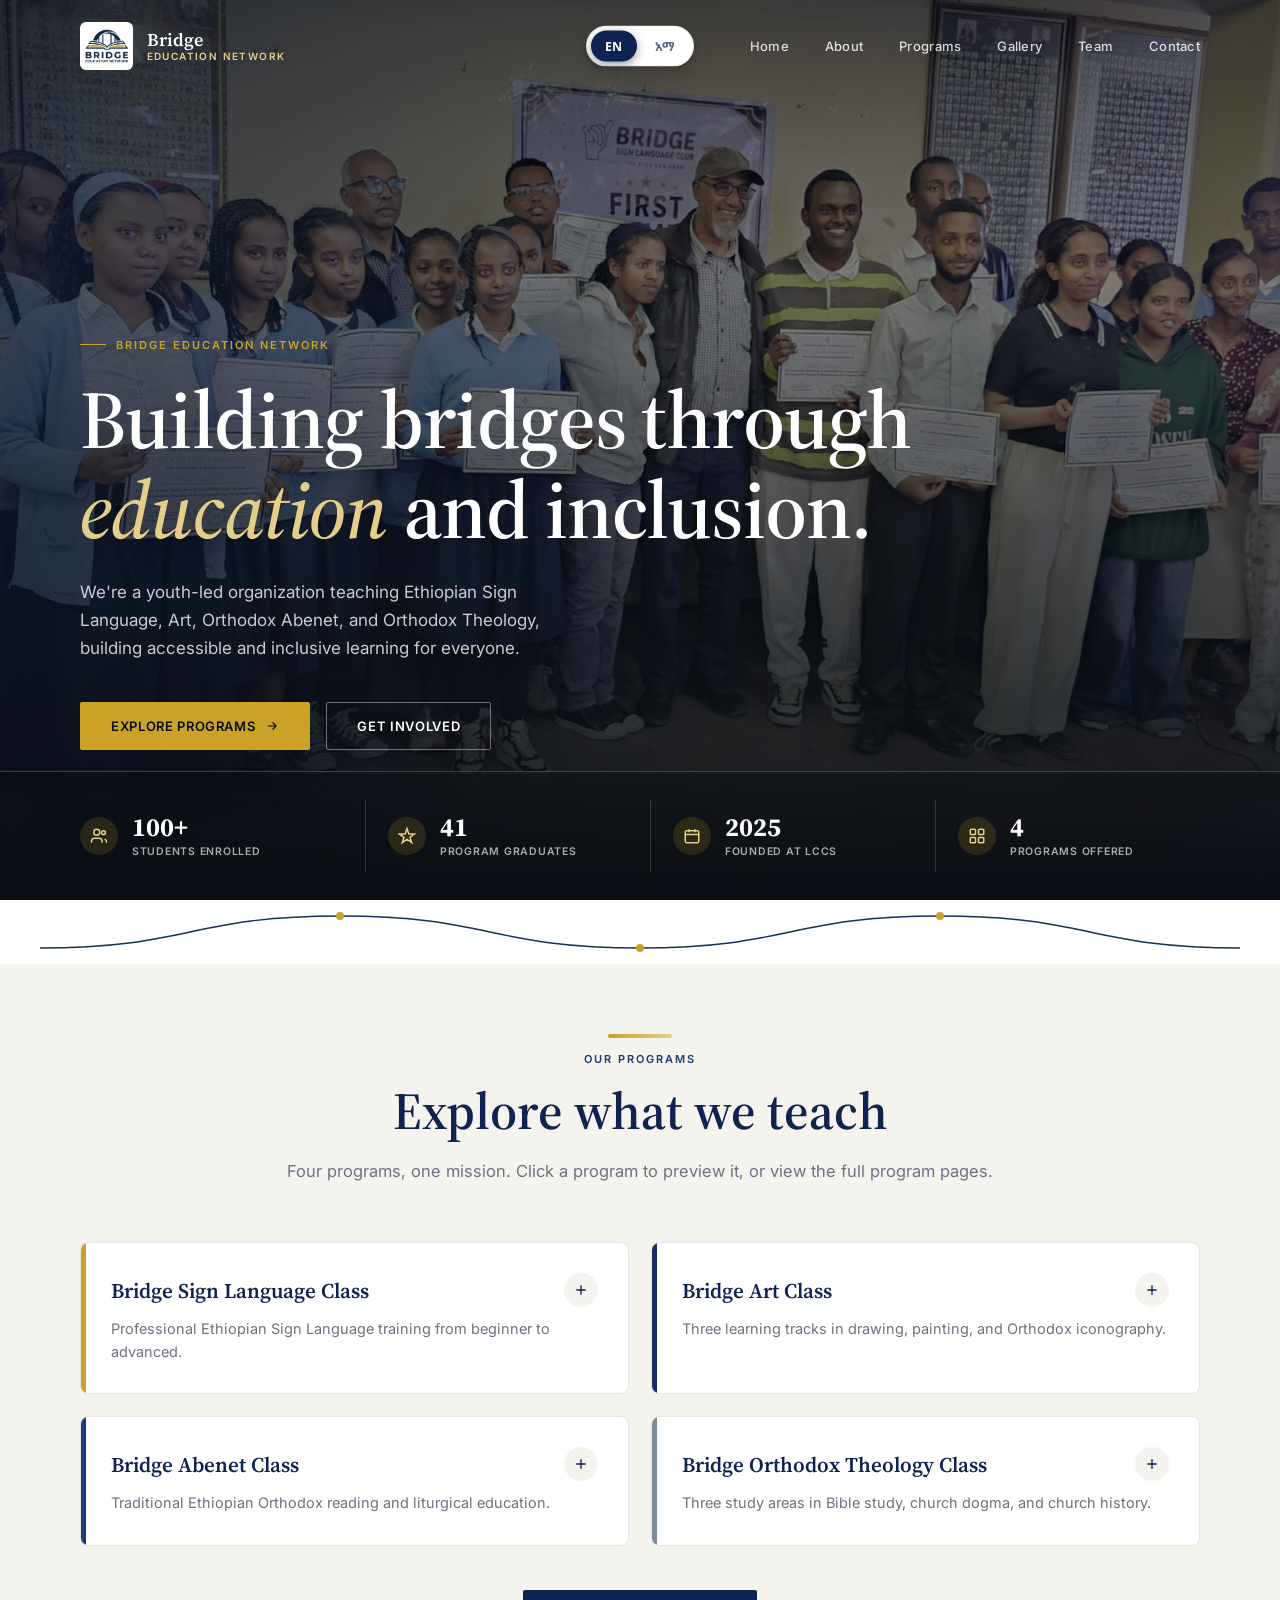
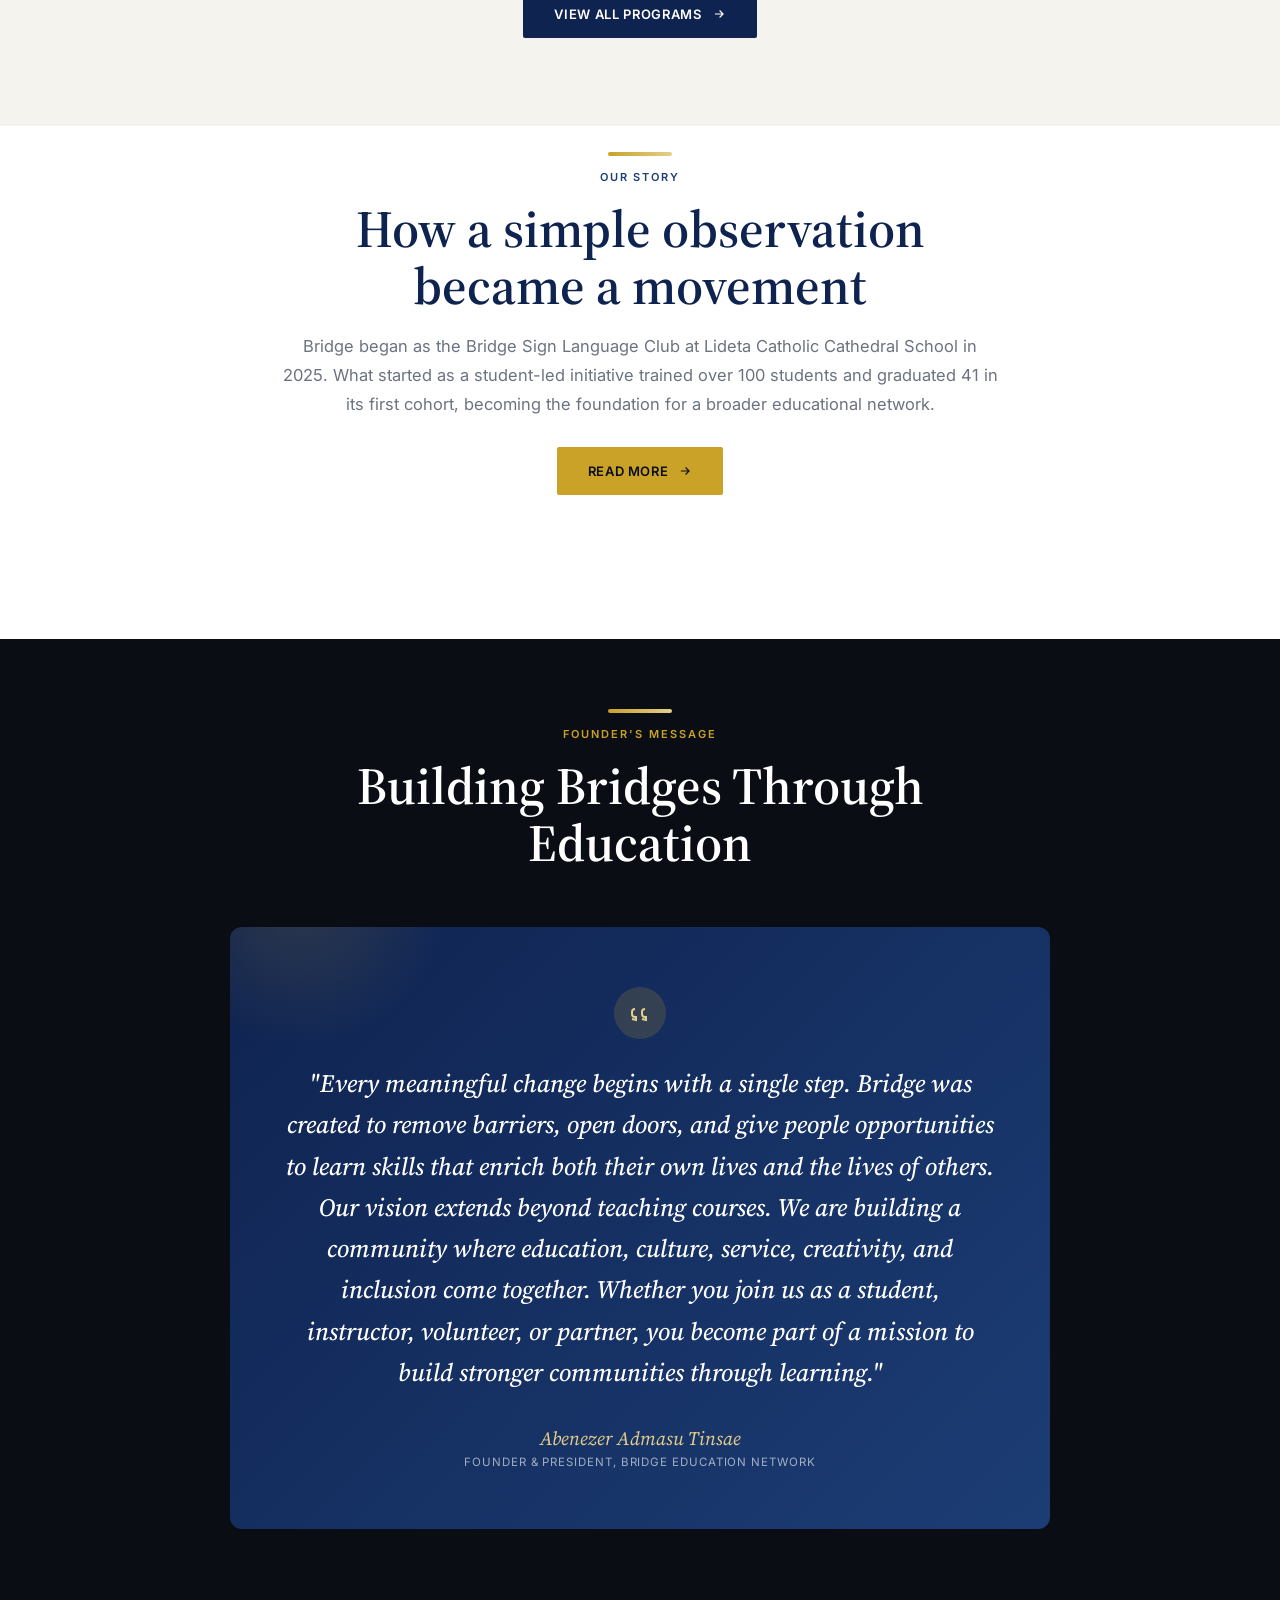
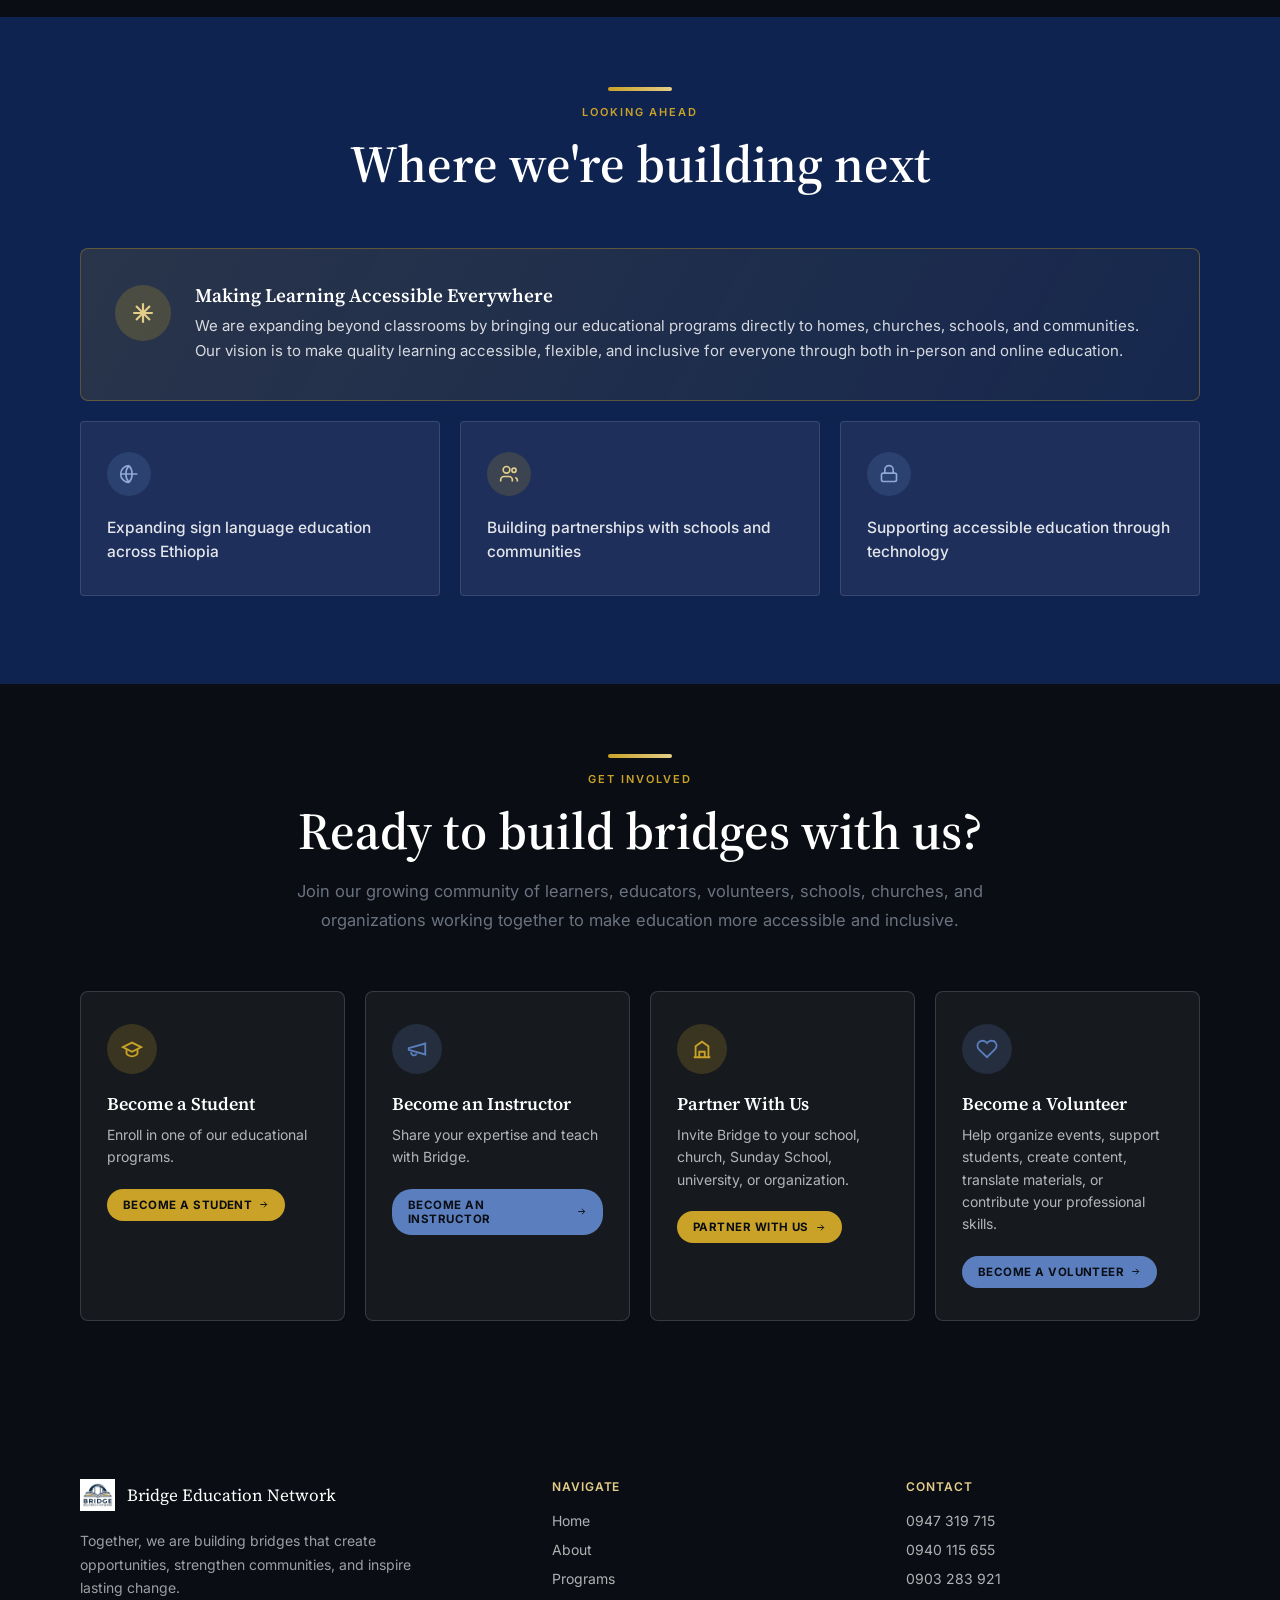
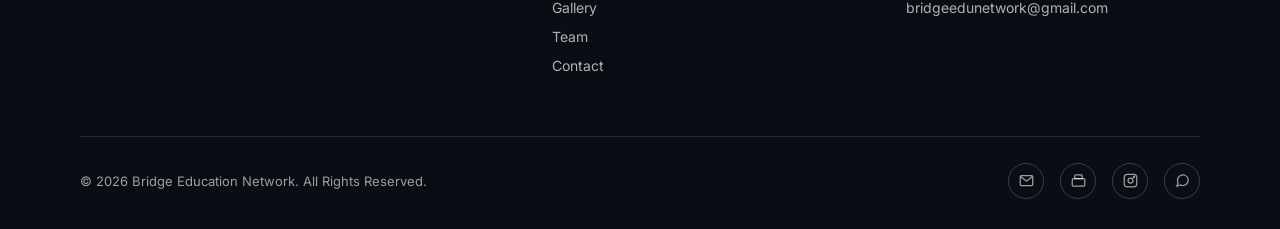
<file: index.html>
<!DOCTYPE html>
<html lang="en">
<head>
<meta charset="UTF-8">
<meta name="viewport" content="width=device-width, initial-scale=1.0">
<title>Bridge Education Network</title>
<meta name="description" content="A youth-led educational organization in Ethiopia building inclusive communities through accessible learning in sign language, art, Orthodox Abenet, and theology.">

<meta property="og:description" content="Building bridges through education and inclusion — sign language, art, Orthodox Abenet, and theology programs for everyone.">
<meta property="og:image" content="assets/hero-group.jpg">
<meta property="og:type" content="website">
<link rel="icon" type="image/jpeg" href="assets/favicon.jpg">
<link rel="icon" type="image/jpeg" href="assets/logo.jpg">
<link rel="preconnect" href="https://fonts.googleapis.com">
<link rel="preconnect" href="https://fonts.gstatic.com" crossorigin>
<link href="https://fonts.googleapis.com/css2?family=Source+Serif+4:opsz,wght@8..60,400;8..60,500;8..60,600;8..60,700&family=Inter:wght@400;500;600;700&family=Noto+Sans+Ethiopic:wght@600;700&display=swap" rel="stylesheet">
<link rel="stylesheet" href="assets/style.css">
<style>
  header#siteHeader nav{ position:relative; }
  .lang-switch{
    display:flex;
    align-items:center;
    gap:4px;
    padding:4px;
    position:absolute;
    left:50%;
    top:50%;
    transform:translate(-50%,-50%);
    background:#ffffff;
    border:1px solid rgba(17,27,48,0.08);
    border-radius:999px;
    font-family:'Inter',sans-serif;
    box-shadow:0 6px 20px rgba(0,0,0,0.18), 0 2px 6px rgba(0,0,0,0.10);
  }
  header#siteHeader.scrolled .lang-switch{
    background:#ffffff;
    border-color:rgba(17,27,48,0.10);
    box-shadow:0 4px 14px rgba(17,27,48,0.14), 0 1px 4px rgba(17,27,48,0.08);
  }
  .lang-switch .lang-opt{
    display:inline-flex;
    align-items:center;
    justify-content:center;
    min-width:40px;
    padding:7px 14px;
    font-size:12.5px;
    font-weight:700;
    font-family:'Noto Sans Ethiopic','Inter',sans-serif;
    letter-spacing:.02em;
    text-decoration:none;
    border-radius:999px;
    color:var(--navy, #16233f);
    opacity:.7;
    transition:opacity .2s ease, background .2s ease, color .2s ease, transform .15s ease, box-shadow .2s ease;
  }
  .lang-switch .lang-opt:hover{
    opacity:1;
    transform:translateY(-1px);
    background:rgba(22,35,63,0.08);
  }
  .lang-switch .lang-opt.is-active{
    opacity:1;
    color:#fff;
    background:var(--navy, #16233f);
    box-shadow:0 3px 10px rgba(22,35,63,0.45);
  }
  .lang-switch .lang-opt.is-active:hover{ background:var(--navy, #16233f); }
  @media (max-width:860px){
    .lang-switch{ position:static; transform:none; margin-left:auto; order:2; }
    .lang-switch .lang-opt{ padding:6px 11px; font-size:11.5px; min-width:34px; }
  }
</style>
</head>
<body>

<div id="bridge-progress"><div id="bridge-progress-fill"></div></div>

<header id="siteHeader">
  <nav>
    <a href="index.html#home" class="brand">
      <img src="assets/logo.jpg" alt="Bridge Education Network logo" onerror="this.style.display='none'">
      <div>
        <span>Bridge</span>
        <small>Education Network</small>
      </div>
    </a>
    <div class="lang-switch" role="group" aria-label="Language switch / ቋንቋ ይቀይሩ">
      <a href="index.html" class="lang-opt is-active">EN</a>
      <a href="index-am.html" class="lang-opt">አማ</a>
    </div>
    <div class="nav-links" id="navLinks">
      <a href="index.html" onclick="closeMenu()">Home</a>
      <a href="about.html" onclick="closeMenu()">About</a>
      <a href="programs.html" onclick="closeMenu()">Programs</a>
      <a href="gallery.html" onclick="closeMenu()">Gallery</a>
      <a href="team.html" onclick="closeMenu()">Team</a>
      <a href="contact.html" onclick="closeMenu()">Contact</a>
    </div>
    <button class="menu-btn" id="menuBtn" aria-label="Open menu">☰</button>
  </nav>
</header>
<div class="nav-overlay" id="navOverlay"></div>

<!-- HERO -->
<section class="hero" id="home">
  <div class="hero-bg"></div>
  <div class="hero-scrim"></div>
  <div class="hero-content">
    <div class="eyebrow">Bridge Education Network</div>
    <h1>Building bridges through <em>education</em> and inclusion.</h1>
    <p class="hero-sub">We're a youth-led organization teaching Ethiopian Sign Language, Art, Orthodox Abenet, and Orthodox Theology, building accessible and inclusive learning for everyone.</p>
    <div class="hero-actions">
      <a href="programs.html" class="btn btn-primary">Explore Programs <svg viewBox="0 0 24 24" fill="none" stroke="currentColor" stroke-width="2" aria-hidden="true"><path d="M5 12h14M13 6l6 6-6 6"/></svg></a>
      <a href="#involved" class="btn btn-outline">Get Involved</a>
    </div>
  </div>
  <div class="hero-stats">
    <div class="hero-stats-inner">
      <div class="stat">
        <div class="stat-icon"><svg viewBox="0 0 24 24" fill="none" stroke="currentColor" stroke-width="2" aria-hidden="true"><circle cx="9" cy="7" r="4"/><path d="M2 21v-2a4 4 0 014-4h6a4 4 0 014 4v2"/><circle cx="18" cy="7.5" r="2.5"/><path d="M22 21v-1.5a3.5 3.5 0 00-2.5-3.36"/></svg></div>
        <div><div class="num counter-num" data-target="100" data-suffix="+">0</div><div class="lbl">Students Enrolled</div></div>
      </div>
      <div class="stat">
        <div class="stat-icon"><svg viewBox="0 0 24 24" fill="none" stroke="currentColor" stroke-width="2" aria-hidden="true"><path d="M12 2l2.4 7.2H22l-6 4.4 2.3 7.2-6.3-4.5L5.7 21l2.3-7.2-6-4.4h7.6z"/></svg></div>
        <div><div class="num counter-num" data-target="41" data-suffix="">0</div><div class="lbl">Program Graduates</div></div>
      </div>
      <div class="stat">
        <div class="stat-icon"><svg viewBox="0 0 24 24" fill="none" stroke="currentColor" stroke-width="2" aria-hidden="true"><rect x="3" y="5" width="18" height="16" rx="2"/><path d="M16 3v4M8 3v4M3 10h18"/></svg></div>
        <div><div class="num">2025</div><div class="lbl">Founded At LCCS</div></div>
      </div>
      <div class="stat">
        <div class="stat-icon"><svg viewBox="0 0 24 24" fill="none" stroke="currentColor" stroke-width="2" aria-hidden="true"><rect x="3" y="3" width="7" height="7" rx="1"/><rect x="14" y="3" width="7" height="7" rx="1"/><rect x="3" y="14" width="7" height="7" rx="1"/><rect x="14" y="14" width="7" height="7" rx="1"/></svg></div>
        <div><div class="num counter-num" data-target="4" data-suffix="">0</div><div class="lbl">Programs Offered</div></div>
      </div>
    </div>
  </div>
</section>

<div class="bridge-divider" id="bridgeDivider">
  <svg viewBox="0 0 1200 64" preserveAspectRatio="none" aria-hidden="true">
    <path d="M0,48 C150,48 150,16 300,16 C450,16 450,48 600,48 C750,48 750,16 900,16 C1050,16 1050,48 1200,48" />
    <circle cx="300" cy="16" r="4"/>
    <circle cx="600" cy="48" r="4"/>
    <circle cx="900" cy="16" r="4"/>
  </svg>
</div>

<!-- OUR PROGRAMS -->
<section class="section section-parchment" id="programs">
  <div class="wrap">
    <div class="head-lg reveal">
      <div class="eyebrow dark">Our Programs</div>
      <h2>Explore what we teach</h2>
      <p>Four programs, one mission. Click a program to preview it, or view the full program pages.</p>
    </div>
    <div class="summary-programs-grid reveal-stagger">
      <div class="summary-card" onclick="this.classList.toggle('expanded')">
        <div class="summary-card-top">
          <h3>Bridge Sign Language Class</h3>
          <div class="summary-toggle"><svg viewBox="0 0 24 24" fill="none" stroke="currentColor" stroke-width="2" aria-hidden="true"><path d="M12 5v14M5 12h14"/></svg></div>
        </div>
        <p class="summary-desc">Professional Ethiopian Sign Language training from beginner to advanced.</p>
        <div class="summary-body">
          <div class="summary-body-inner">
            <h5>What It Is</h5>
            <p>Professional Ethiopian Sign Language training from beginner to advanced levels, helping bridge communication between Deaf and hearing communities.</p>
            <h5>Who It's For</h5>
            <p>Everyone.</p>
            <h5>Learning Methods</h5>
            <ul>
              <li>Online Classes</li>
              <li>Home-to-Home Classes</li>
              <li>Schools &amp; Organizations</li>
            </ul>
            <h5>Flexible Scheduling</h5>
            <p>Self-paced — no fixed group start dates. You'll coordinate your schedule directly with your instructor.</p>
            <a href="programs.html#sign-language" class="summary-learnmore">Learn More <svg viewBox="0 0 24 24" fill="none" stroke="currentColor" stroke-width="2" aria-hidden="true"><path d="M5 12h14M13 6l6 6-6 6"/></svg></a>
          </div>
        </div>
      </div>
      <div class="summary-card" onclick="this.classList.toggle('expanded')">
        <div class="summary-card-top">
          <h3>Bridge Art Class</h3>
          <div class="summary-toggle"><svg viewBox="0 0 24 24" fill="none" stroke="currentColor" stroke-width="2" aria-hidden="true"><path d="M12 5v14M5 12h14"/></svg></div>
        </div>

        <p class="summary-desc">Three learning tracks in drawing, painting, and Orthodox iconography.</p>
        <div class="summary-body">
          <div class="summary-body-inner">
            <h5>What It Is</h5>
            <p>Three learning tracks covering Pencil Drawing, Watercolor and Oil and Acrylic Painting, and Orthodox Iconography.</p>
            <h5>Who It's For</h5>
            <p>Everyone.</p>
            <h5>Learning Methods</h5>
            <ul>
              <li>Online Classes</li>
              <li>Home-to-Home Classes</li>
              <li>Schools and Organizations</li>
            </ul>
            <h5>Flexible Scheduling</h5>
            <p>Self-paced — no fixed group start dates. You'll coordinate your schedule directly with your instructor.</p>
            <a href="programs.html#art-school" class="summary-learnmore">Learn More <svg viewBox="0 0 24 24" fill="none" stroke="currentColor" stroke-width="2" aria-hidden="true"><path d="M5 12h14M13 6l6 6-6 6"/></svg></a>
          </div>
        </div>
      </div>
      <div class="summary-card" onclick="this.classList.toggle('expanded')">
        <div class="summary-card-top">
          <h3>Bridge Abenet Class</h3>
          <div class="summary-toggle"><svg viewBox="0 0 24 24" fill="none" stroke="currentColor" stroke-width="2" aria-hidden="true"><path d="M12 5v14M5 12h14"/></svg></div>
        </div>
        <p class="summary-desc">Traditional Ethiopian Orthodox reading and liturgical education.</p>
        <div class="summary-body">
          <div class="summary-body-inner">
            <h5>What It Is</h5>
            <p>Traditional Ethiopian Orthodox reading and liturgical education across two divisions.</p>
            <h5>Who It's For</h5>
            <p>Children, youth, adults, families, and anyone interested.</p>
            <h5>Learning Methods</h5>
            <ul>
              <li>Online Classes</li>
              <li>Home-to-Home Classes</li>
            </ul>
            <h5>Flexible Scheduling</h5>
            <p>Self-paced — no fixed group start dates. You'll coordinate your schedule directly with your instructor.</p>
            <a href="programs.html#abenet" class="summary-learnmore">Learn More <svg viewBox="0 0 24 24" fill="none" stroke="currentColor" stroke-width="2" aria-hidden="true"><path d="M5 12h14M13 6l6 6-6 6"/></svg></a>
          </div>
        </div>
      </div>
      <div class="summary-card" onclick="this.classList.toggle('expanded')">
        <div class="summary-card-top">
          <h3>Bridge Orthodox Theology Class</h3>
          <div class="summary-toggle"><svg viewBox="0 0 24 24" fill="none" stroke="currentColor" stroke-width="2" aria-hidden="true"><path d="M12 5v14M5 12h14"/></svg></div>
        </div>

        <p class="summary-desc">Three study areas in Bible study, church dogma, and church history.</p>
        <div class="summary-body">
          <div class="summary-body-inner">
            <h5>What It Is</h5>
            <p>Three study areas covering Bible Study, Church Dogma, and Church History.</p>
            <h5>Who It's For</h5>
            <p>Children, youth, adults, families, and anyone interested.</p>
            <h5>Learning Methods</h5>
            <ul>
              <li>Online Classes</li>
              <li>Home-to-Home Classes</li>
            </ul>
            <h5>Flexible Scheduling</h5>
            <p>Self-paced — no fixed group start dates. You'll coordinate your schedule directly with your instructor.</p>
            <a href="programs.html#theology" class="summary-learnmore">Learn More <svg viewBox="0 0 24 24" fill="none" stroke="currentColor" stroke-width="2" aria-hidden="true"><path d="M5 12h14M13 6l6 6-6 6"/></svg></a>
          </div>
        </div>
      </div>
    </div>
    <div style="text-align:center;margin-top:44px;">
      <a href="programs.html" class="btn btn-primary" style="background:var(--navy);color:#fff;">View All Programs <svg viewBox="0 0 24 24" fill="none" stroke="currentColor" stroke-width="2" aria-hidden="true"><path d="M5 12h14M13 6l6 6-6 6"/></svg></a>
    </div>
  </div>
</section>

<!-- OUR STORY (short) -->
<section class="section" id="story">
  <div class="wrap">
    <div class="head-lg reveal">
      <div class="eyebrow dark">Our Story</div>
      <h2>How a simple observation became a movement</h2>
      <p>Bridge began as the Bridge Sign Language Club at Lideta Catholic Cathedral School in 2025. What started as a student-led initiative trained over 100 students and graduated 41 in its first cohort, becoming the foundation for a broader educational network.</p>
      <a href="about.html" class="btn btn-primary" style="margin-top:28px;">Read More <svg viewBox="0 0 24 24" fill="none" stroke="currentColor" stroke-width="2" aria-hidden="true"><path d="M5 12h14M13 6l6 6-6 6"/></svg></a>
    </div>
  </div>
</section>

<!-- FOUNDER'S MESSAGE -->
<section class="section section-dark">
  <div class="wrap">
    <div class="head-lg reveal">
      <div class="eyebrow">Founder's Message</div>
      <h2 style="color:var(--white);">Building Bridges Through Education</h2>
    </div>
    <div class="founder-msg-panel reveal">
      <div class="founder-msg-quote-icon"><svg viewBox="0 0 24 24" fill="none" stroke="currentColor" stroke-width="2" aria-hidden="true"><path d="M7 8a3 3 0 00-3 3v2a3 3 0 003 3h1v3l-4-1M17 8a3 3 0 00-3 3v2a3 3 0 003 3h1v3l-4-1"/></svg></div>
      <blockquote>"Every meaningful change begins with a single step. Bridge was created to remove barriers, open doors, and give people opportunities to learn skills that enrich both their own lives and the lives of others. Our vision extends beyond teaching courses. We are building a community where education, culture, service, creativity, and inclusion come together. Whether you join us as a student, instructor, volunteer, or partner, you become part of a mission to build stronger communities through learning."</blockquote>
      <div class="founder-msg-sign">
        <div class="name">Abenezer Admasu Tinsae</div>
        <div class="role">Founder &amp; President, Bridge Education Network</div>
      </div>
    </div>
  </div>
</section>

<!-- LOOKING AHEAD -->
<section class="section section-navy">
  <div class="wrap">
    <div class="head-lg reveal">
      <div class="eyebrow">Looking Ahead</div>
      <h2>Where we're building next</h2>
    </div>
    <div class="ahead-grid reveal-stagger">
      <div class="ahead-featured">
        <div class="ahead-icon"><svg viewBox="0 0 24 24" fill="none" stroke="currentColor" stroke-width="2" aria-hidden="true"><path d="M3 12h18M12 3v18M5.6 5.6l12.8 12.8M18.4 5.6L5.6 18.4"/></svg></div>
        <div>
          <h4>Making Learning Accessible Everywhere</h4>
          <p>We are expanding beyond classrooms by bringing our educational programs directly to homes, churches, schools, and communities. Our vision is to make quality learning accessible, flexible, and inclusive for everyone through both in-person and online education.</p>
        </div>
      </div>
      <div class="ahead-card">
        <div class="ahead-icon"><svg viewBox="0 0 24 24" fill="none" stroke="currentColor" stroke-width="2" aria-hidden="true"><path d="M2 12h20M2 12a10 10 0 0110-10M2 12a10 10 0 0010 10M12 2a15 15 0 010 20M12 2a15 15 0 000 20"/></svg></div>
        <p>Expanding sign language education across Ethiopia</p>
      </div>
      <div class="ahead-card">
        <div class="ahead-icon"><svg viewBox="0 0 24 24" fill="none" stroke="currentColor" stroke-width="2" aria-hidden="true"><circle cx="9" cy="7" r="4"/><path d="M2 21v-2a4 4 0 014-4h6a4 4 0 014 4v2"/><circle cx="18" cy="7.5" r="2.5"/><path d="M22 21v-1.5a3.5 3.5 0 00-2.5-3.36"/></svg></div>
        <p>Building partnerships with schools and communities</p>
      </div>
      <div class="ahead-card">
        <div class="ahead-icon"><svg viewBox="0 0 24 24" fill="none" stroke="currentColor" stroke-width="2" aria-hidden="true"><rect x="3" y="11" width="18" height="10" rx="2"/><path d="M7 11V7a5 5 0 0110 0v4"/></svg></div>
        <p>Supporting accessible education through technology</p>
      </div>
    </div>
  </div>
</section>

<!-- GET INVOLVED -->
<section class="section section-dark" id="involved">
  <div class="wrap">
    <div class="head-lg reveal">
      <div class="eyebrow">Get Involved</div>
      <h2>Ready to build bridges with us?</h2>
      <p>Join our growing community of learners, educators, volunteers, schools, churches, and organizations working together to make education more accessible and inclusive.</p>
    </div>
    <div class="involve-grid-4 reveal-stagger">
      <div class="involve-card-4">
        <div class="involve-icon-4"><svg viewBox="0 0 24 24" fill="none" stroke="currentColor" stroke-width="2" aria-hidden="true"><path d="M22 10L12 5 2 10l10 5 10-5z"/><path d="M6 12v5c0 1 3 3 6 3s6-2 6-3v-5"/></svg></div>
        <h4>Become a Student</h4>
        <p>Enroll in one of our educational programs.</p>
        <a href="programs.html" class="btn-mini">Become a Student <svg viewBox="0 0 24 24" fill="none" stroke="currentColor" stroke-width="2" aria-hidden="true"><path d="M5 12h14M13 6l6 6-6 6"/></svg></a>
      </div>
      <div class="involve-card-4">
        <div class="involve-icon-4"><svg viewBox="0 0 24 24" fill="none" stroke="currentColor" stroke-width="2" aria-hidden="true"><path d="M3 11l18-5v12L3 13v-2z"/><path d="M11.6 16.8a3 3 0 11-5.8-1.6"/></svg></div>
        <h4>Become an Instructor</h4>
        <p>Share your expertise and teach with Bridge.</p>
        <a href="https://docs.google.com/forms/d/e/1FAIpQLSeexJtd1vPkFX62bIq1WUxkhwI988SC7ESayJjT0i0_mYStSA/viewform?usp=header" target="_blank" rel="noopener" class="btn-mini">Become an Instructor <svg viewBox="0 0 24 24" fill="none" stroke="currentColor" stroke-width="2" aria-hidden="true"><path d="M5 12h14M13 6l6 6-6 6"/></svg></a>
      </div>
      <div class="involve-card-4">
        <div class="involve-icon-4"><svg viewBox="0 0 24 24" fill="none" stroke="currentColor" stroke-width="2" aria-hidden="true"><path d="M3 21h18M5 21V9l7-5 7 5v12M9 21v-6h6v6"/></svg></div>
        <h4>Partner With Us</h4>
        <p>Invite Bridge to your school, church, Sunday School, university, or organization.</p>
        <a href="https://docs.google.com/forms/d/e/1FAIpQLSenZ641328FduWe3-IE26QfKXOVllN1DyhtoxNlYPqR67pShw/viewform?usp=publish-editor" target="_blank" rel="noopener" class="btn-mini">Partner With Us <svg viewBox="0 0 24 24" fill="none" stroke="currentColor" stroke-width="2" aria-hidden="true"><path d="M5 12h14M13 6l6 6-6 6"/></svg></a>
      </div>
      <div class="involve-card-4">
        <div class="involve-icon-4"><svg viewBox="0 0 24 24" fill="none" stroke="currentColor" stroke-width="2" aria-hidden="true"><path d="M20.8 4.6a5.5 5.5 0 00-7.8 0L12 5.6l-1-1a5.5 5.5 0 00-7.8 7.8l1 1L12 21l7.8-7.8 1-1a5.5 5.5 0 000-7.8z"/></svg></div>
        <h4>Become a Volunteer</h4>
        <p>Help organize events, support students, create content, translate materials, or contribute your professional skills.</p>
        <a href="https://docs.google.com/forms/d/e/1FAIpQLScnXI7FhmiaOCxs4dlCKsOkVjYGXLHRwp_Mey73QpiS1-8Lzw/viewform?usp=publish-editor" target="_blank" rel="noopener" class="btn-mini">Become a Volunteer <svg viewBox="0 0 24 24" fill="none" stroke="currentColor" stroke-width="2" aria-hidden="true"><path d="M5 12h14M13 6l6 6-6 6"/></svg></a>
      </div>
    </div>
  </div>
</section>

<footer>
  <div class="wrap">
    <div class="footer-top">
      <div>
        <div class="footer-brand">
          <img src="assets/logo.jpg" alt="Bridge logo" onerror="this.style.display='none'">
          <span>Bridge Education Network</span>
        </div>
        <p>Together, we are building bridges that create opportunities, strengthen communities, and inspire lasting change.</p>
      </div>
      <div class="footer-col">
        <h5>Navigate</h5>
        <a href="index.html">Home</a>
        <a href="about.html">About</a>
        <a href="programs.html">Programs</a>
        <a href="gallery.html">Gallery</a>
        <a href="team.html">Team</a>
        <a href="contact.html">Contact</a>
      </div>
      <div class="footer-col">
        <h5>Contact</h5>
      <a href="tel:+251947319715">0947 319 715</a>
        <a href="tel:+519940115655">0940 115 655</a>
        <a href="tel:+251903283921">0903 283 921</a>
        <a href="mailto:bridgeedunetwork@gmail.com">bridgeedunetwork@gmail.com</a>
      </div>
    </div>
    <div class="footer-bottom">
      <span>© 2026 Bridge Education Network. All Rights Reserved.</span>
      <div class="footer-social">
        <a href="mailto:bridgeedunetwork@gmail.com" aria-label="Email"><svg viewBox="0 0 24 24" fill="none" stroke="currentColor" stroke-width="2" aria-hidden="true"><rect x="2" y="4" width="20" height="16" rx="2"/><path d="M3 6l9 7 9-7"/></svg></a>
        <a href="https://www.linkedin.com/in/bridge-education-network-707793424/" target="_blank" rel="noopener" aria-label="LinkedIn"><svg viewBox="0 0 24 24" fill="none" stroke="currentColor" stroke-width="2" aria-hidden="true"><rect x="2" y="9" width="20" height="12" rx="2"/><path d="M16 3H8a2 2 0 00-2 2v4h12V5a2 2 0 00-2-2z"/></svg></a>
        <a href="https://www.instagram.com/bridge_education_network/" target="_blank" rel="noopener" aria-label="Instagram"><svg viewBox="0 0 24 24" fill="none" stroke="currentColor" stroke-width="2" aria-hidden="true"><rect x="2" y="2" width="20" height="20" rx="5"/><circle cx="12" cy="12" r="4"/><circle cx="17.5" cy="6.5" r="1"/></svg></a>
        <a href="https://wa.me/251947319715" target="_blank" rel="noopener" aria-label="WhatsApp"><svg viewBox="0 0 24 24" fill="none" stroke="currentColor" stroke-width="2" aria-hidden="true"><path d="M21 11.5a8.38 8.38 0 01-.9 3.8 8.5 8.5 0 01-7.6 4.7 8.38 8.38 0 01-3.8-.9L3 21l1.9-5.7a8.38 8.38 0 01-.9-3.8 8.5 8.5 0 014.7-7.6 8.38 8.38 0 013.8-.9h.5a8.48 8.48 0 018 8v.5z"/></svg></a>
      </div>
    </div>
  </div>
</footer>

<script>
  const header = document.getElementById('siteHeader');
  const progressFill = document.getElementById('bridge-progress-fill');
  window.addEventListener('scroll', () => {
    if(!header) return;
    header.classList.toggle('scrolled', window.scrollY > 40);
    const h = document.documentElement;
    const pct = (h.scrollTop) / (h.scrollHeight - h.clientHeight) * 100;
    if(progressFill) progressFill.style.width = pct + '%';
  });

  const menuBtn = document.getElementById('menuBtn');
  const navLinks = document.getElementById('navLinks');
  const navOverlay = document.getElementById('navOverlay');
  function closeMenu(){
    if(navLinks) navLinks.classList.remove('open');
    if(navOverlay) navOverlay.classList.remove('open');
    if(menuBtn){
      menuBtn.textContent = '☰';
      menuBtn.setAttribute('aria-label', 'Open menu');
    }
  }
  if(menuBtn && navLinks && navOverlay){
    menuBtn.addEventListener('click', () => {
      const isOpen = navLinks.classList.toggle('open');
      navOverlay.classList.toggle('open', isOpen);
      menuBtn.textContent = isOpen ? '✕' : '☰';
      menuBtn.setAttribute('aria-label', isOpen ? 'Close menu' : 'Open menu');
    });
    navOverlay.addEventListener('click', closeMenu);
  }
  document.addEventListener('keydown', (e) => { if(e.key === 'Escape') closeMenu(); });

  const revealEls = document.querySelectorAll('.reveal, .reveal-stagger, .bridge-divider');
  const io = new IntersectionObserver((entries) => {
    entries.forEach(e => { if(e.isIntersecting){ e.target.classList.add('in-view'); } });
  }, { threshold: 0.15 });
  revealEls.forEach(el => io.observe(el));

  const counters = document.querySelectorAll('.counter-num');
  const counterIO = new IntersectionObserver((entries) => {
    entries.forEach(entry => {
      if(entry.isIntersecting){
        const el = entry.target;
        const target = parseInt(el.dataset.target, 10);
        const suffix = el.dataset.suffix || '';
        const duration = 1400;
        const start = performance.now();
        function tick(now){
          const progress = Math.min((now - start) / duration, 1);
          const eased = 1 - Math.pow(1 - progress, 3);
          el.textContent = Math.round(eased * target) + suffix;
          if(progress < 1) requestAnimationFrame(tick);
        }
        requestAnimationFrame(tick);
        counterIO.unobserve(el);
      }
    });
  }, { threshold: 0.5 });
  counters.forEach(el => counterIO.observe(el));
</script>

</body>
</html>
</file>
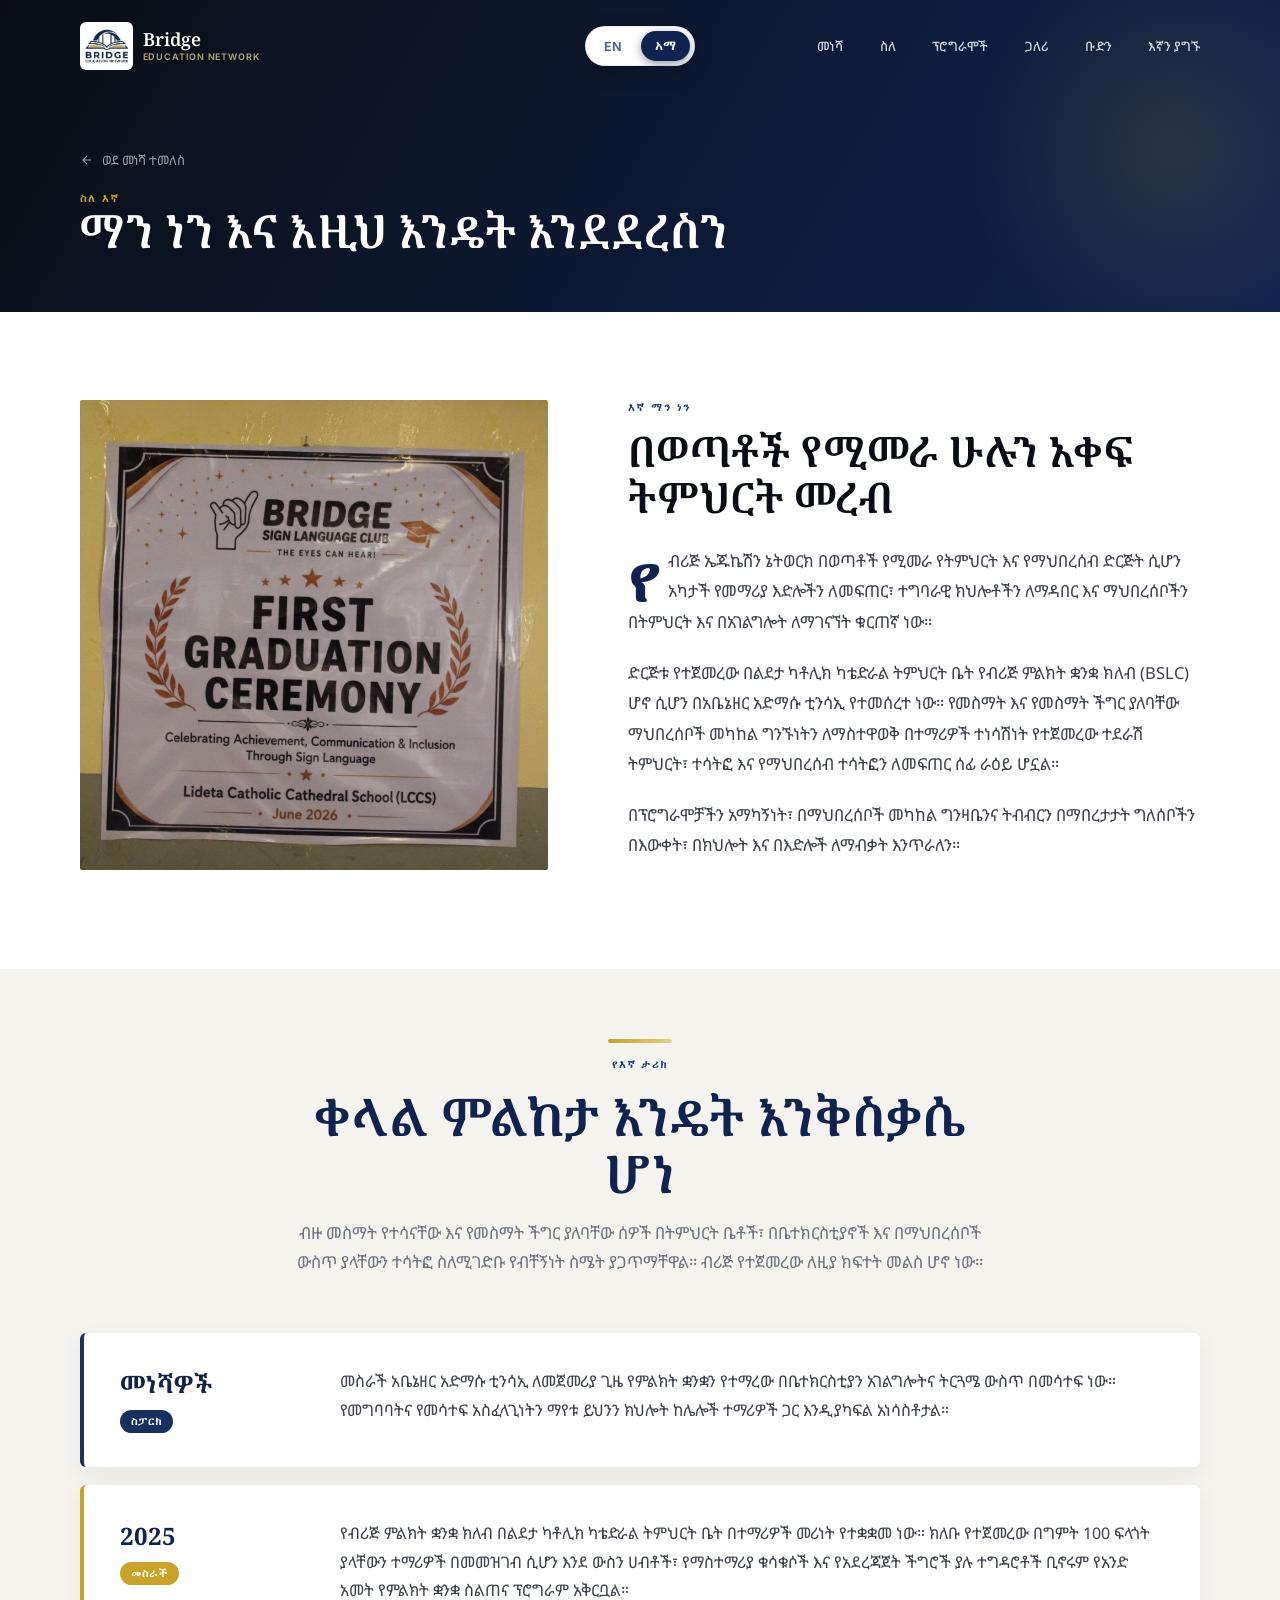
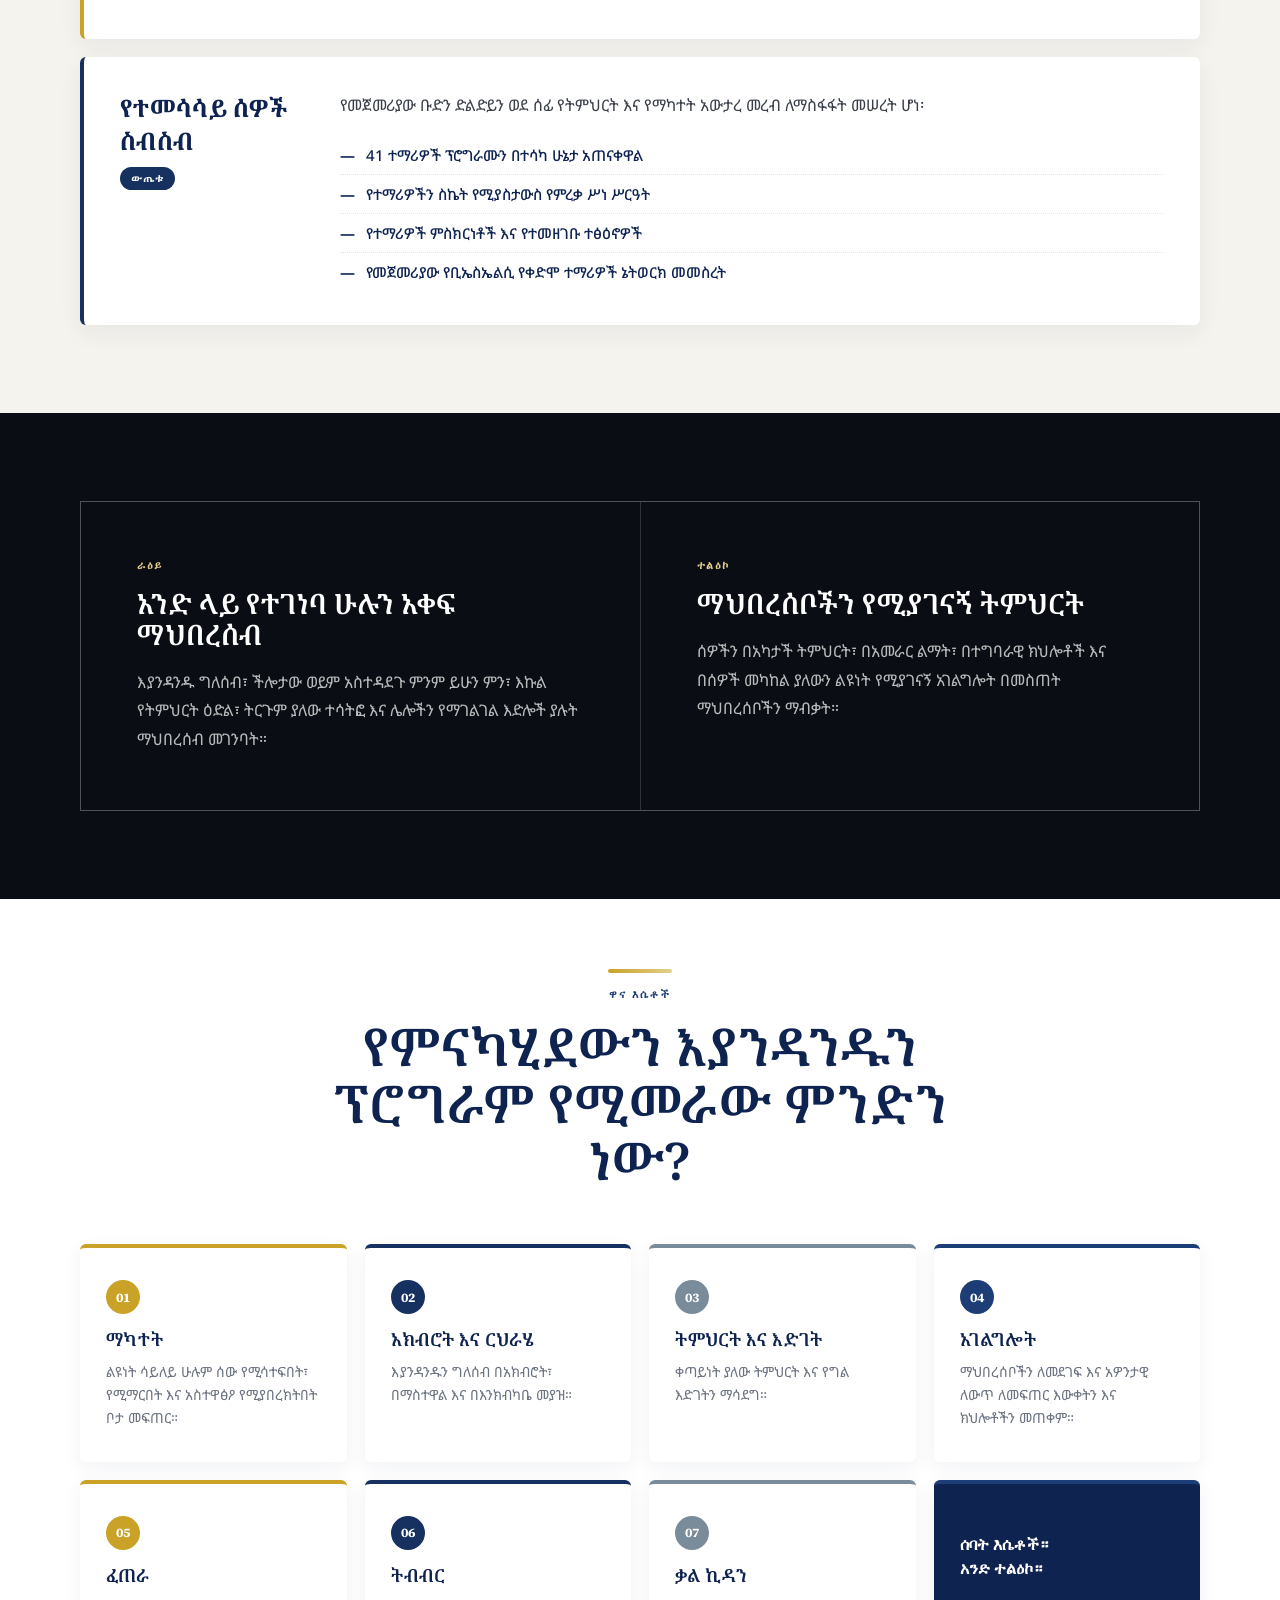
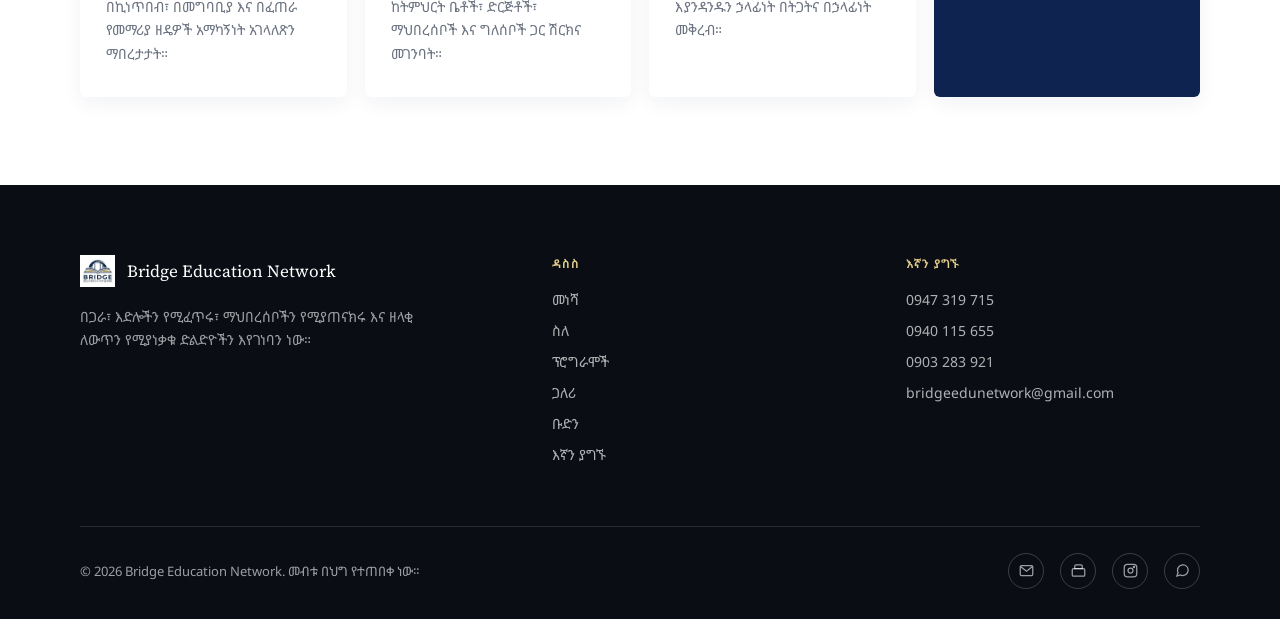
<file: about-am.html>
<!DOCTYPE html>
<html lang="am">
<head>
<meta charset="UTF-8">
<meta name="viewport" content="width=device-width, initial-scale=1.0">
<title>ስለ እኛ — የብሪጅ ትምህርት ኔትወርክ</title>
<meta name="description" content="ስለ ብሪጅ ኤጁኬሽን ኔትወርክ ታሪክ፣ ራዕይ እና ተልዕኮ ይወቁ።">
<meta property="og:title" content="ስለ እኛ — የብሪጅ ትምህርት ኔትወርክ">
<meta property="og:image" content="assets/hero-group.jpg">
<meta property="og:type" content="website">
<link rel="icon" type="image/jpeg" href="assets/favicon.jpg">
<link rel="icon" type="image/jpeg" href="assets/logo.jpg">
<link rel="preconnect" href="https://fonts.googleapis.com">
<link rel="preconnect" href="https://fonts.gstatic.com" crossorigin>
<link href="https://fonts.googleapis.com/css2?family=Source+Serif+4:opsz,wght@8..60,400;8..60,500;8..60,600;8..60,700&family=Inter:wght@400;500;600;700&family=Noto+Serif+Ethiopic:wght@400;500;600;700&family=Noto+Sans+Ethiopic:wght@400;500;600;700&display=swap" rel="stylesheet">
<link rel="stylesheet" href="assets/style.css">
<style>
  .lang-switch{
    display:flex;
    align-items:center;
    gap:4px;
    padding:4px;
    margin-left:18px;
    background:#ffffff;
    border:1px solid rgba(17,27,48,0.08);
    border-radius:999px;
    font-family:'Inter',sans-serif;
    box-shadow:0 6px 20px rgba(0,0,0,0.18), 0 2px 6px rgba(0,0,0,0.10);
  }
  header#siteHeader.scrolled .lang-switch{
    background:#ffffff;
    border-color:rgba(17,27,48,0.10);
    box-shadow:0 4px 14px rgba(17,27,48,0.14), 0 1px 4px rgba(17,27,48,0.08);
  }
  .lang-switch .lang-opt{
    display:inline-flex;
    align-items:center;
    justify-content:center;
    min-width:40px;
    padding:7px 14px;
    font-size:12.5px;
    font-weight:700;
    letter-spacing:.02em;
    text-decoration:none;
    border-radius:999px;
    color:var(--navy, #16233f);
    opacity:.7;
    transition:opacity .2s ease, background .2s ease, color .2s ease, transform .15s ease, box-shadow .2s ease;
  }
  .lang-switch .lang-opt:hover{
    opacity:1;
    transform:translateY(-1px);
    background:rgba(22,35,63,0.08);
  }
  .lang-switch .lang-opt.is-active{
    opacity:1;
    color:#fff;
    background:var(--navy, #16233f);
    box-shadow:0 3px 10px rgba(22,35,63,0.45);
  }
  .lang-switch .lang-opt.is-active:hover{ background:var(--navy, #16233f); }
  @media (max-width:860px){
    .lang-switch{ margin-left:10px; }
    .lang-switch .lang-opt{ padding:6px 11px; font-size:11.5px; min-width:34px; }
  }
  body{ font-family:'Noto Sans Ethiopic', var(--sans, 'Inter'), sans-serif; }
  h1,h2,h3,h4,.brand span,.story-year{ font-family:'Noto Serif Ethiopic', var(--serif, 'Source Serif 4'), serif; }

  /* --- header layout patch: restore brand text, center lang switch --- */
  header#siteHeader nav{ position:relative; }
  .brand{ display:flex; align-items:center; gap:10px; }
  .brand span{ display:flex; flex-direction:column; line-height:1.15; }
  .brand span small{
    display:block;
    font-size:.5em;
    font-weight:600;
    letter-spacing:.1em;
    text-transform:uppercase;
    opacity:.8;
    margin-top:2px;
  }
  .lang-switch{
    position:absolute;
    left:50%;
    top:50%;
    transform:translate(-50%,-50%);
    margin-left:0;
  }
  @media (max-width:860px){
    .lang-switch{
      position:static;
      transform:none;
      margin-left:auto;
      order:2;
    }
  }
</style>
</head>
<body>

<div id="bridge-progress"><div id="bridge-progress-fill"></div></div>

<header id="siteHeader" class="scrolled">
  <nav>
    <a href="index.html#home" class="brand">
      <img src="assets/logo.jpg" alt="Bridge Education Network logo" onerror="this.style.display='none'">
      <span>Bridge<small>Education Network</small></span>
    </a>
    <div class="lang-switch" role="group" aria-label="ቋንቋ ይቀይሩ / Language switch">
      <a href="about.html" class="lang-opt">EN</a>
      <a href="about-am.html" class="lang-opt is-active">አማ</a>
    </div>
    <div class="nav-links" id="navLinks">
      <a href="index.html" onclick="closeMenu()">መነሻ</a>
      <a href="about-am.html" onclick="closeMenu()">ስለ</a>
      <a href="programs.html" onclick="closeMenu()">ፕሮግራሞች</a>
      <a href="gallery.html" onclick="closeMenu()">ጋለሪ</a>
      <a href="team.html" onclick="closeMenu()">ቡድን</a>
      <a href="contact.html" onclick="closeMenu()">እኛን ያግኙ</a>
    </div>
    <button class="menu-btn" id="menuBtn" aria-label="ምናሌ ክፈት">☰</button>
  </nav>
</header>
<div class="nav-overlay" id="navOverlay"></div>

<!-- PAGE HERO -->
<section class="page-hero compact">
  <div class="wrap">
    <a href="index.html" class="page-breadcrumb">
      <svg viewBox="0 0 24 24" fill="none" stroke="currentColor" stroke-width="2" aria-hidden="true"><path d="M19 12H5M12 19l-7-7 7-7"/></svg>
      ወደ መነሻ ተመለስ
    </a>
    <div class="eyebrow">ስለ እኛ</div>
    <h1>ማን ነን እና እዚህ እንዴት እንደደረስን</h1>
  </div>
</section>

<!-- WHO WE ARE -->
<section class="section">
  <div class="wrap">
    <div class="about-grid">
      <div class="reveal">
        <div class="about-figure">
          <img src="assets/about.jpg" alt="የብሪጅ ምልክት ቋንቋ ክለብ የምረቃ ሥነ ሥርዓት ባነር ተሰቅሏል">
        </div>
      </div>
      <div class="reveal">
        <div class="eyebrow dark">እኛ ማን ነን</div>
        <h2 style="font-size:clamp(28px,3.4vw,42px);margin-top:14px;margin-bottom:26px;">በወጣቶች የሚመራ ሁሉን አቀፍ ትምህርት መረብ</h2>
        <div class="about-text">
          <p>የብሪጅ ኤጁኬሽን ኔትወርክ በወጣቶች የሚመራ የትምህርት እና የማህበረሰብ ድርጅት ሲሆን አካታች የመማሪያ እድሎችን ለመፍጠር፣ ተግባራዊ ክህሎቶችን ለማዳበር እና ማህበረሰቦችን በትምህርት እና በአገልግሎት ለማገናኘት ቁርጠኛ ነው።</p>
          <p>ድርጅቱ የተጀመረው በልደታ ካቶሊክ ካቴድራል ትምህርት ቤት የብሪጅ ምልክት ቋንቋ ክለብ (BSLC) ሆኖ ሲሆን በአቤኔዘር አድማሱ ቲንሳኢ የተመሰረተ ነው። የመስማት እና የመስማት ችግር ያለባቸው ማህበረሰቦች መካከል ግንኙነትን ለማስተዋወቅ በተማሪዎች ተነሳሽነት የተጀመረው ተደራሽ ትምህርት፣ ተሳትፎ እና የማህበረሰብ ተሳትፎን ለመፍጠር ሰፊ ራዕይ ሆኗል።</p>
          <p>በፕሮግራሞቻችን አማካኝነት፣ በማህበረሰቦች መካከል ግንዛቤንና ትብብርን በማበረታታት ግለሰቦችን በእውቀት፣ በክህሎት እና በእድሎች ለማብቃት እንጥራለን።</p>
        </div>
      </div>
    </div>
  </div>
</section>

<!-- OUR STORY (full) -->
<section class="section section-parchment">
  <div class="wrap">
    <div class="head-lg reveal">
      <div class="eyebrow dark">የእኛ ታሪክ</div>
      <h2>ቀላል ምልከታ እንዴት እንቅስቃሴ ሆነ</h2>
      <p>ብዙ መስማት የተሳናቸው እና የመስማት ችግር ያለባቸው ሰዎች በትምህርት ቤቶች፣ በቤተክርስቲያኖች እና በማህበረሰቦች ውስጥ ያላቸውን ተሳትፎ ስለሚገድቡ የብቸኝነት ስሜት ያጋጥማቸዋል። ብሪጅ የተጀመረው ለዚያ ክፍተት መልስ ሆኖ ነው።</p>
    </div>

    <div class="story-block reveal">
      <div class="story-year">መነሻዎች<span>ስፓርክ</span></div>
      <div class="story-copy">
        <p>መስራች አቤኔዘር አድማሱ ቲንሳኢ ለመጀመሪያ ጊዜ የምልክት ቋንቋን የተማረው በቤተክርስቲያን አገልግሎትና ትርጓሜ ውስጥ በመሳተፍ ነው። የመግባባትና የመሳተፍ አስፈላጊነትን ማየቱ ይህንን ክህሎት ከሌሎች ተማሪዎች ጋር እንዲያካፍል አነሳስቶታል።</p>
      </div>
    </div>

    <div class="story-block reveal">
      <div class="story-year">2025<span>መስራች</span></div>
      <div class="story-copy">
        <p>የብሪጅ ምልክት ቋንቋ ክለብ በልደታ ካቶሊክ ካቴድራል ትምህርት ቤት በተማሪዎች መሪነት የተቋቋመ ነው። ክለቡ የተጀመረው በግምት 100 ፍላጎት ያላቸውን ተማሪዎች በመመዝገብ ሲሆን እንደ ውስን ሀብቶች፣ የማስተማሪያ ቁሳቁሶች እና የአደረጃጀት ችግሮች ያሉ ተግዳሮቶች ቢኖሩም የአንድ አመት የምልክት ቋንቋ ስልጠና ፕሮግራም አቅርቧል።</p>
      </div>
    </div>

    <div class="story-block reveal">
      <div class="story-year">የተመሳሳይ ሰዎች ስብስብ<span>ውጤቱ</span></div>
      <div class="story-copy">
        <p>የመጀመሪያው ቡድን ድልድይን ወደ ሰፊ የትምህርት እና የማካተት አውታረ መረብ ለማስፋፋት መሠረት ሆነ፡</p>
        <ul>
          <li>41 ተማሪዎች ፕሮግራሙን በተሳካ ሁኔታ አጠናቀዋል</li>
          <li>የተማሪዎችን ስኬት የሚያስታውስ የምረቃ ሥነ ሥርዓት</li>
          <li>የተማሪዎች ምስክርነቶች እና የተመዘገቡ ተፅዕኖዎች</li>
          <li>የመጀመሪያው የቢኤስኤልሲ የቀድሞ ተማሪዎች ኔትወርክ መመስረት</li>
        </ul>
      </div>
    </div>
  </div>
</section>

<!-- VISION / MISSION -->
<section class="section section-dark">
  <div class="wrap">
    <div class="vm-grid reveal">
      <div class="vm-card">
        <div class="eyebrow">ራዕይ</div>
        <h3>አንድ ላይ የተገነባ ሁሉን አቀፍ ማህበረሰብ</h3>
        <p>እያንዳንዱ ግለሰብ፣ ችሎታው ወይም አስተዳደጉ ምንም ይሁን ምን፣ እኩል የትምህርት ዕድል፣ ትርጉም ያለው ተሳትፎ እና ሌሎችን የማገልገል እድሎች ያሉት ማህበረሰብ መገንባት።</p>
      </div>
      <div class="vm-card">
        <div class="eyebrow">ተልዕኮ</div>
        <h3>ማህበረሰቦችን የሚያገናኝ ትምህርት</h3>
        <p>ሰዎችን በአካታች ትምህርት፣ በአመራር ልማት፣ በተግባራዊ ክህሎቶች እና በሰዎች መካከል ያለውን ልዩነት የሚያገናኝ አገልግሎት በመስጠት ማህበረሰቦችን ማብቃት።</p>
      </div>
    </div>
  </div>
</section>

<!-- CORE VALUES -->
<section class="section">
  <div class="wrap">
    <div class="head-lg reveal">
      <div class="eyebrow dark">ዋና እሴቶች</div>
      <h2>የምናካሂደውን እያንዳንዱን ፕሮግራም የሚመራው ምንድን ነው?</h2>
    </div>
    <div class="values-grid reveal-stagger">
      <div class="value-card"><div class="value-num">01</div><h4>ማካተት</h4><p>ልዩነት ሳይለይ ሁሉም ሰው የሚሳተፍበት፣ የሚማርበት እና አስተዋፅዖ የሚያበረክትበት ቦታ መፍጠር።</p></div>
      <div class="value-card"><div class="value-num">02</div><h4>አክብሮት እና ርህራሄ</h4><p>እያንዳንዱን ግለሰብ በአክብሮት፣ በማስተዋል እና በእንክብካቤ መያዝ።</p></div>
      <div class="value-card"><div class="value-num">03</div><h4>ትምህርት እና እድገት</h4><p>ቀጣይነት ያለው ትምህርት እና የግል እድገትን ማሳደግ።</p></div>
      <div class="value-card"><div class="value-num">04</div><h4>አገልግሎት</h4><p>ማህበረሰቦችን ለመደገፍ እና አዎንታዊ ለውጥ ለመፍጠር እውቀትን እና ክህሎቶችን መጠቀም።</p></div>
      <div class="value-card"><div class="value-num">05</div><h4>ፈጠራ</h4><p>በኪነጥበብ፣ በመግባቢያ እና በፈጠራ የመማሪያ ዘዴዎች አማካኝነት አገላለጽን ማበረታታት።</p></div>
      <div class="value-card"><div class="value-num">06</div><h4>ትብብር</h4><p>ከትምህርት ቤቶች፣ ድርጅቶች፣ ማህበረሰቦች እና ግለሰቦች ጋር ሽርክና መገንባት።</p></div>
      <div class="value-card"><div class="value-num">07</div><h4>ቃል ኪዳን</h4><p>እያንዳንዱን ኃላፊነት በትጋትና በኃላፊነት መቅረብ።</p></div>
      <div class="value-card" style="background:var(--navy);"><h4 style="color:var(--white);font-family:var(--serif);font-size:16px;line-height:1.5;">ሰባት እሴቶች።<br>አንድ ተልዕኮ።</h4></div>
    </div>
  </div>
</section>

<footer>
  <div class="wrap">
    <div class="footer-top">
      <div>
        <div class="footer-brand">
          <img src="assets/logo.jpg" alt="Bridge logo" onerror="this.style.display='none'">
          <span>Bridge Education Network</span>
        </div>
        <p>በጋራ፣ እድሎችን የሚፈጥሩ፣ ማህበረሰቦችን የሚያጠናክሩ እና ዘላቂ ለውጥን የሚያነቃቁ ድልድዮችን እየገነባን ነው።</p>
      </div>
      <div class="footer-col">
        <h5>ዳስስ</h5>
        <a href="index-am.html">መነሻ</a>
        <a href="about-am.html">ስለ</a>
        <a href="programs-am.html">ፕሮግራሞች</a>
        <a href="gallery-am.html">ጋለሪ</a>
        <a href="team-am.html">ቡድን</a>
        <a href="contact-am.html">እኛን ያግኙ</a>
      </div>
      <div class="footer-col">
        <h5>እኛን ያግኙ</h5>
          <a href="tel:+251947319715">0947 319 715</a>
        <a href="tel:+519940115655">0940 115 655</a>
        <a href="tel:+251903283921">0903 283 921</a>
        <a href="mailto:bridgeedunetwork@gmail.com">bridgeedunetwork@gmail.com</a>
      </div>
    </div>
    <div class="footer-bottom">
      <span>© 2026 Bridge Education Network. መብቱ በህግ የተጠበቀ ነው።</span>
      <div class="footer-social">
        <a href="mailto:bridgeedunetwork@gmail.com" aria-label="Email"><svg viewBox="0 0 24 24" fill="none" stroke="currentColor" stroke-width="2" aria-hidden="true"><rect x="2" y="4" width="20" height="16" rx="2"/><path d="M3 6l9 7 9-7"/></svg></a>
        <a href="https://www.linkedin.com/in/bridge-education-network-707793424/" target="_blank" rel="noopener" aria-label="LinkedIn"><svg viewBox="0 0 24 24" fill="none" stroke="currentColor" stroke-width="2" aria-hidden="true"><rect x="2" y="9" width="20" height="12" rx="2"/><path d="M16 3H8a2 2 0 00-2 2v4h12V5a2 2 0 00-2-2z"/></svg></a>
        <a href="https://www.instagram.com/bridge_education_network/" target="_blank" rel="noopener" aria-label="Instagram"><svg viewBox="0 0 24 24" fill="none" stroke="currentColor" stroke-width="2" aria-hidden="true"><rect x="2" y="2" width="20" height="20" rx="5"/><circle cx="12" cy="12" r="4"/><circle cx="17.5" cy="6.5" r="1"/></svg></a>
        <a href="https://wa.me/251947319715" target="_blank" rel="noopener" aria-label="WhatsApp"><svg viewBox="0 0 24 24" fill="none" stroke="currentColor" stroke-width="2" aria-hidden="true"><path d="M21 11.5a8.38 8.38 0 01-.9 3.8 8.5 8.5 0 01-7.6 4.7 8.38 8.38 0 01-3.8-.9L3 21l1.9-5.7a8.38 8.38 0 01-.9-3.8 8.5 8.5 0 014.7-7.6 8.38 8.38 0 013.8-.9h.5a8.48 8.48 0 018 8v.5z"/></svg></a>
      </div>
    </div>
  </div>
</footer>
<script>
  const header = document.getElementById('siteHeader');
  const progressFill = document.getElementById('bridge-progress-fill');
  window.addEventListener('scroll', () => {
    if(!header) return;
    header.classList.toggle('scrolled', window.scrollY > 40);
    const h = document.documentElement;
    const pct = (h.scrollTop) / (h.scrollHeight - h.clientHeight) * 100;
    if(progressFill) progressFill.style.width = pct + '%';
  });

  const menuBtn = document.getElementById('menuBtn');
  const navLinks = document.getElementById('navLinks');
  const navOverlay = document.getElementById('navOverlay');
  function closeMenu(){
    if(navLinks) navLinks.classList.remove('open');
    if(navOverlay) navOverlay.classList.remove('open');
    if(menuBtn){
      menuBtn.textContent = '☰';
      menuBtn.setAttribute('aria-label', 'ምናሌ ክፈት');
    }
  }
  if(menuBtn && navLinks && navOverlay){
    menuBtn.addEventListener('click', () => {
      const isOpen = navLinks.classList.toggle('open');
      navOverlay.classList.toggle('open', isOpen);
      menuBtn.textContent = isOpen ? '✕' : '☰';
      menuBtn.setAttribute('aria-label', isOpen ? 'ምናሌ ዝጋ' : 'ምናሌ ክፈት');
    });
    navOverlay.addEventListener('click', closeMenu);
  }
  document.addEventListener('keydown', (e) => { if(e.key === 'Escape') closeMenu(); });

  const revealEls = document.querySelectorAll('.reveal, .reveal-stagger');
  const io = new IntersectionObserver((entries) => {
    entries.forEach(e => { if(e.isIntersecting){ e.target.classList.add('in-view'); } });
  }, { threshold: 0.12 });
  revealEls.forEach(el => io.observe(el));
</script>

</body>
</html>
</file>
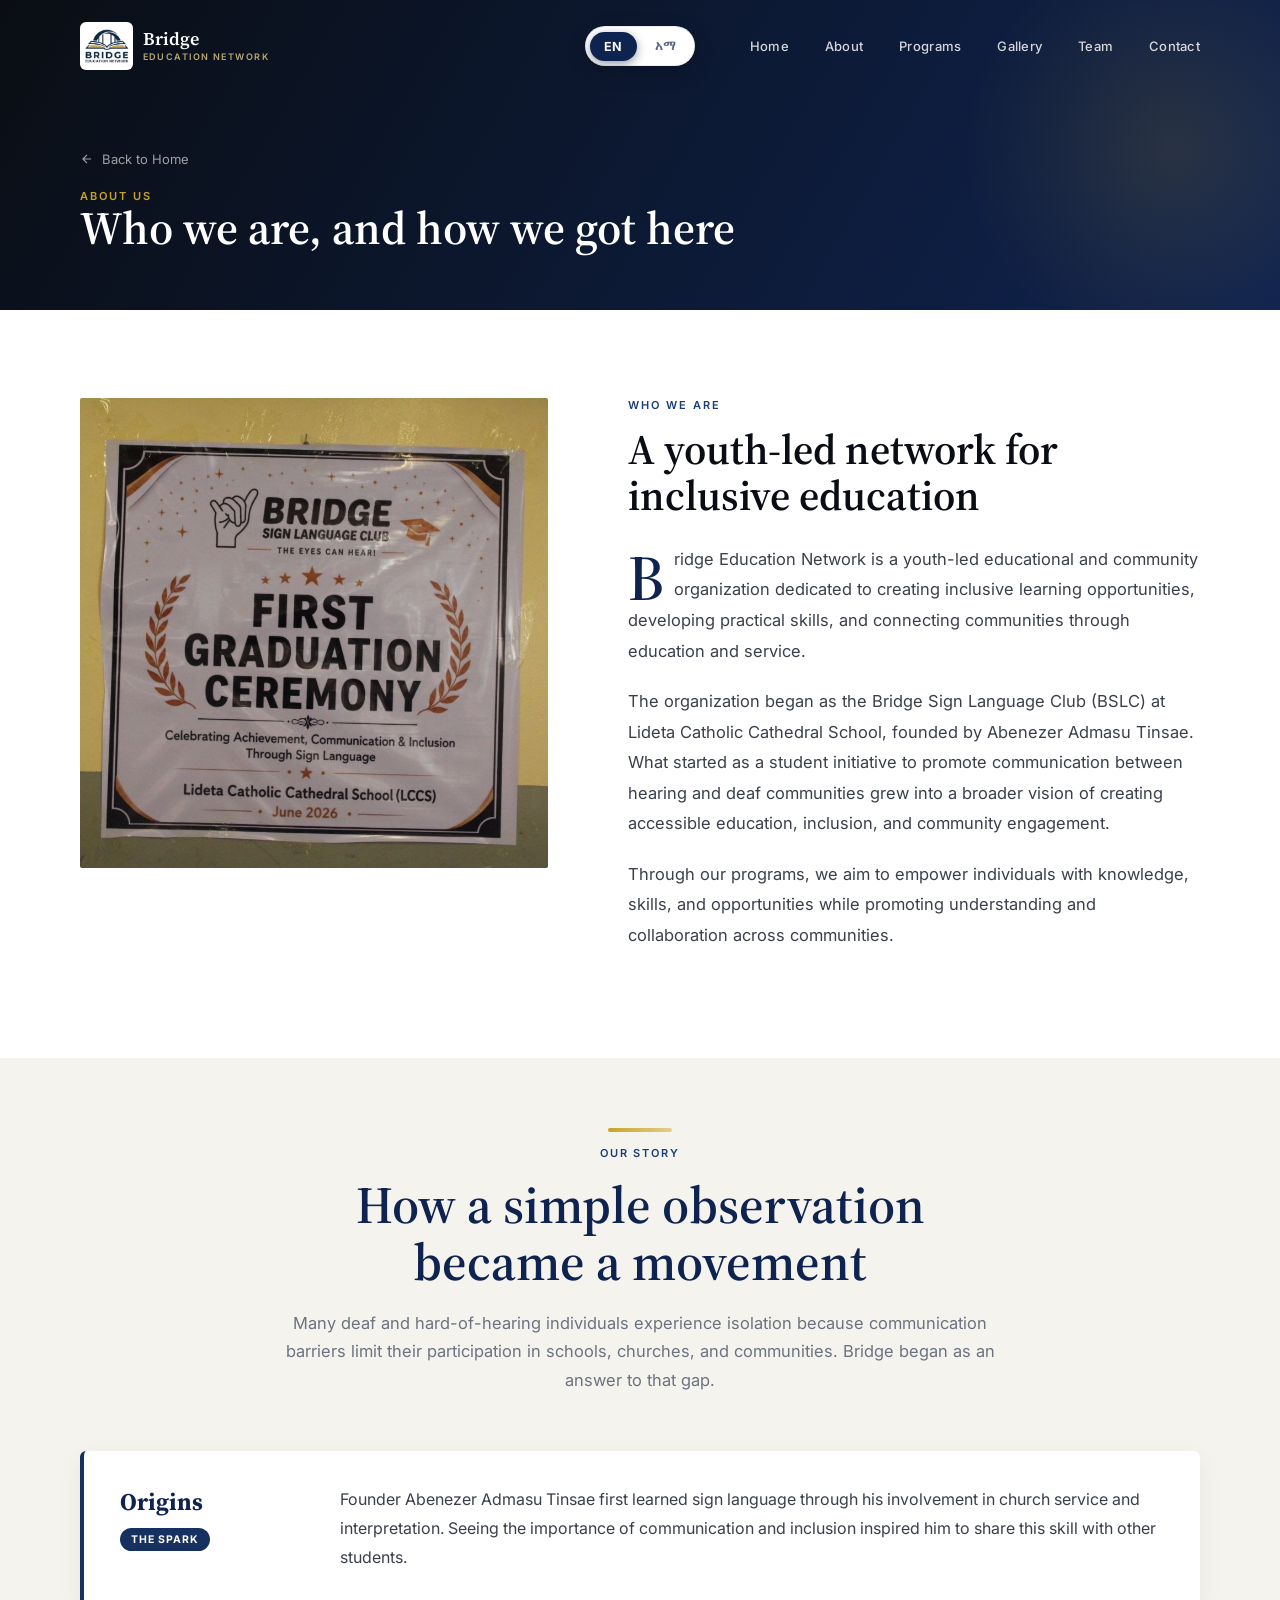
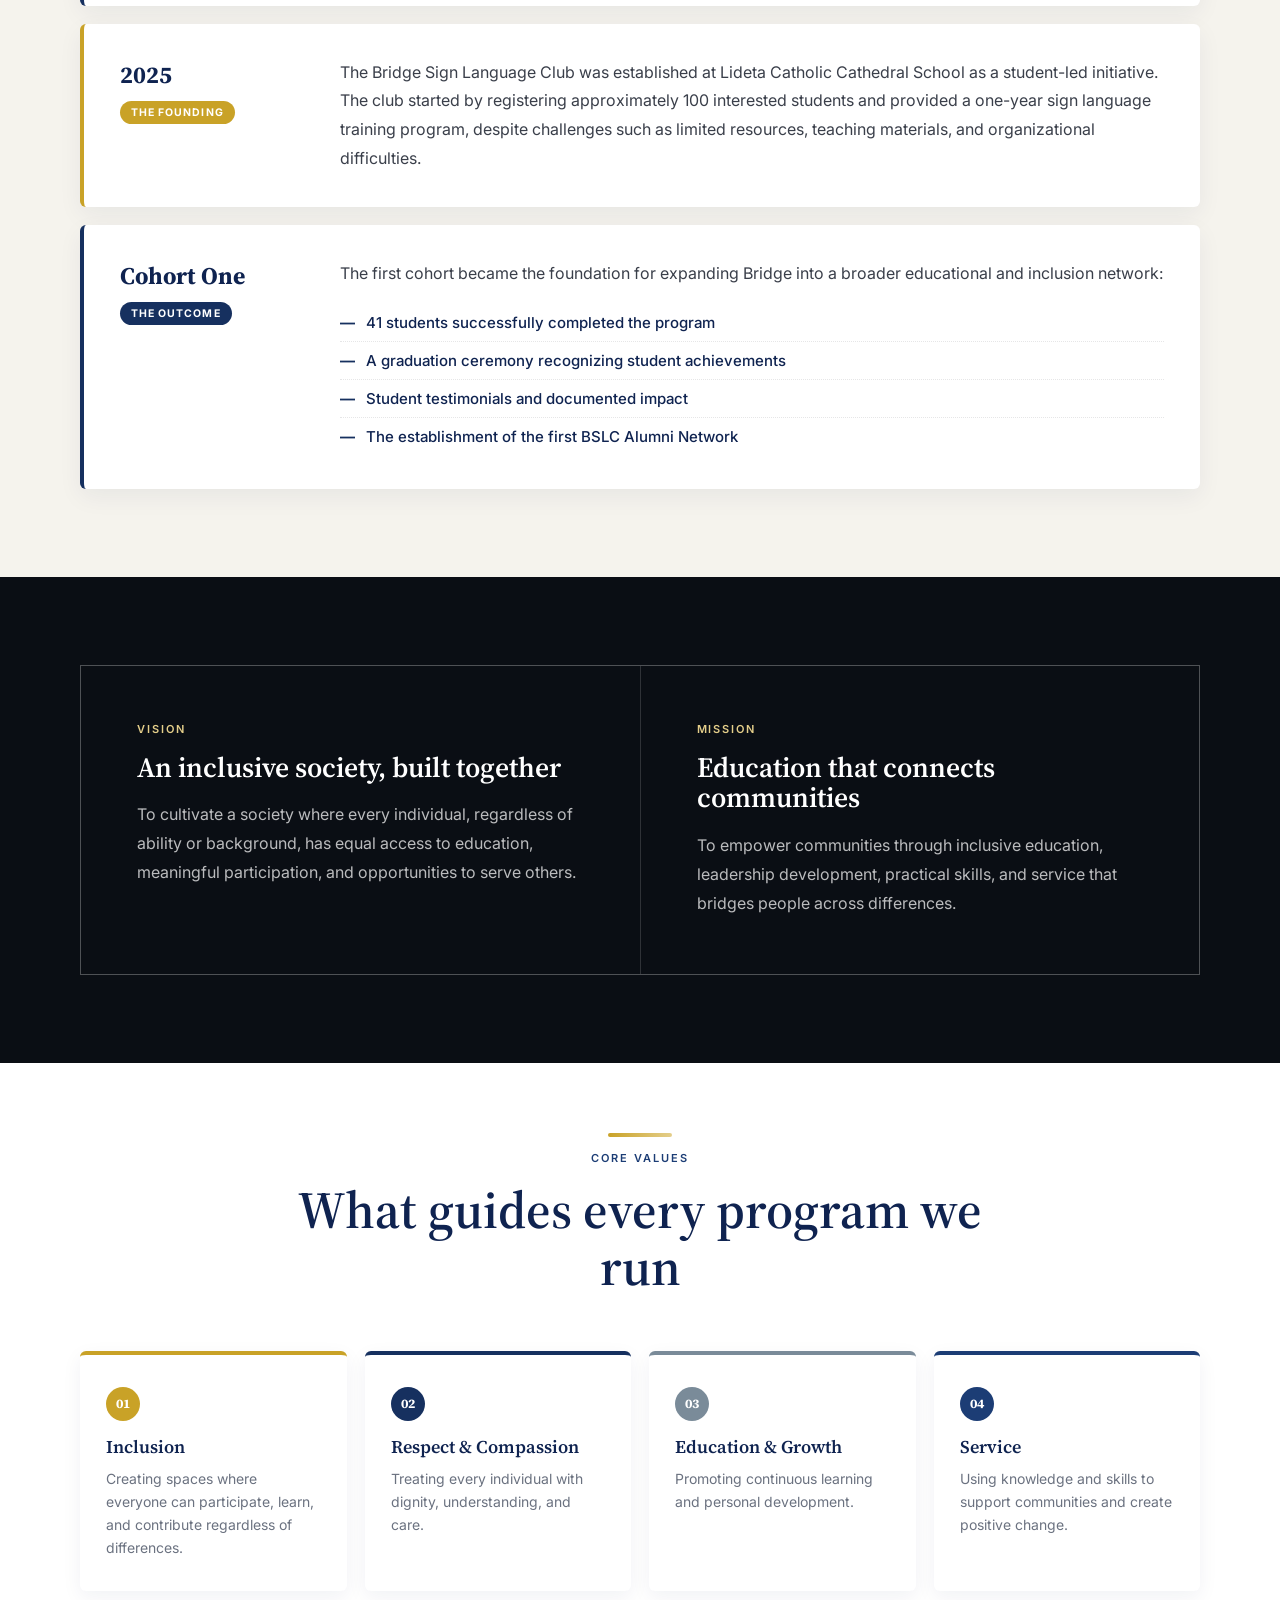
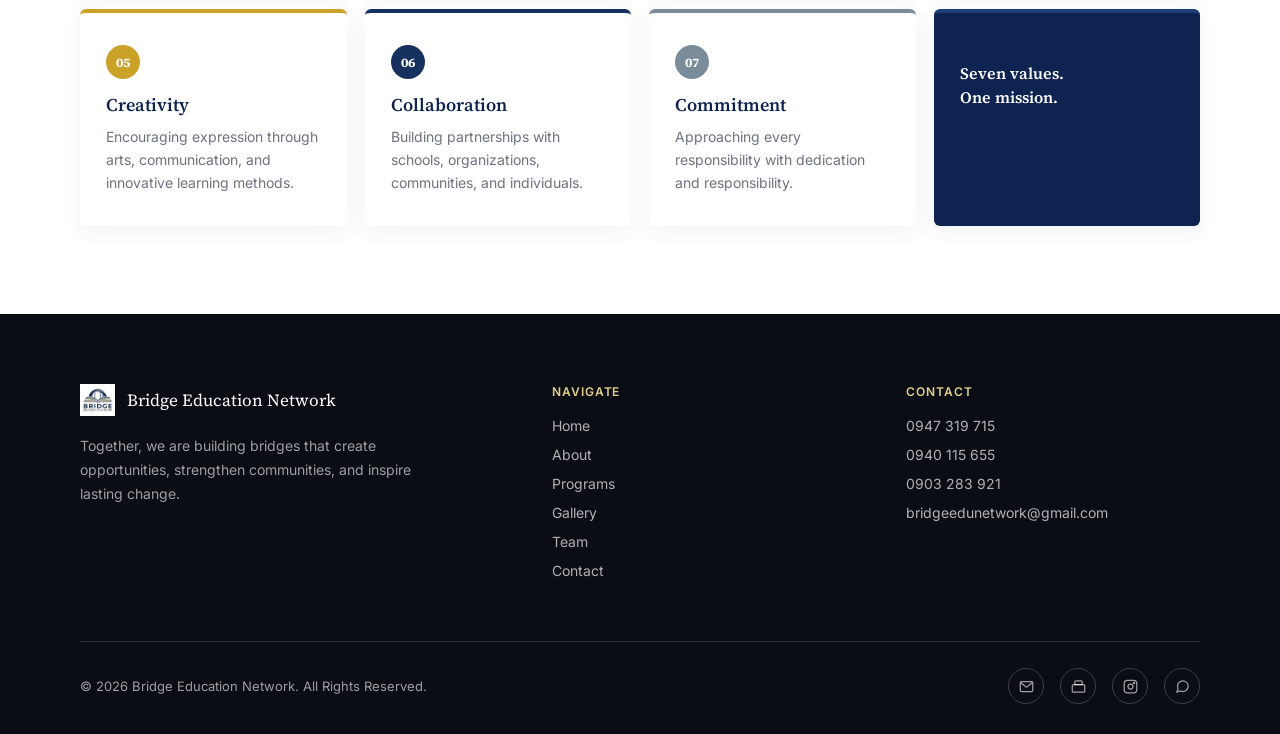
<file: about.html>
<!DOCTYPE html>
<html lang="en">
<head>
<meta charset="UTF-8">
<meta name="viewport" content="width=device-width, initial-scale=1.0">
<title>About Us — Bridge Education Network</title>
<meta name="description" content="Learn about Bridge Education Network's story, vision, and mission.">
<meta property="og:title" content="About Us — Bridge Education Network">
<meta property="og:image" content="assets/hero-group.jpg">
<meta property="og:type" content="website">
<link rel="icon" type="image/jpeg" href="assets/favicon.jpg">
<link rel="icon" type="image/jpeg" href="assets/logo.jpg">
<link rel="preconnect" href="https://fonts.googleapis.com">
<link rel="preconnect" href="https://fonts.gstatic.com" crossorigin>
<link href="https://fonts.googleapis.com/css2?family=Source+Serif+4:opsz,wght@8..60,400;8..60,500;8..60,600;8..60,700&family=Inter:wght@400;500;600;700&display=swap" rel="stylesheet">
<link rel="stylesheet" href="assets/style.css">
<style>
  .lang-switch{
    display:flex;
    align-items:center;
    gap:4px;
    padding:4px;
    margin-left:18px;
    background:#ffffff;
    border:1px solid rgba(17,27,48,0.08);
    border-radius:999px;
    font-family:'Inter',sans-serif;
    box-shadow:0 6px 20px rgba(0,0,0,0.18), 0 2px 6px rgba(0,0,0,0.10);
  }
  header#siteHeader.scrolled .lang-switch{
    background:#ffffff;
    border-color:rgba(17,27,48,0.10);
    box-shadow:0 4px 14px rgba(17,27,48,0.14), 0 1px 4px rgba(17,27,48,0.08);
  }
  .lang-switch .lang-opt{
    display:inline-flex;
    align-items:center;
    justify-content:center;
    min-width:40px;
    padding:7px 14px;
    font-size:12.5px;
    font-weight:700;
    letter-spacing:.02em;
    text-decoration:none;
    border-radius:999px;
    color:var(--navy, #16233f);
    opacity:.7;
    transition:opacity .2s ease, background .2s ease, color .2s ease, transform .15s ease, box-shadow .2s ease;
  }
  .lang-switch .lang-opt:hover{
    opacity:1;
    transform:translateY(-1px);
    background:rgba(22,35,63,0.08);
  }
  .lang-switch .lang-opt.is-active{
    opacity:1;
    color:#fff;
    background:var(--navy, #16233f);
    box-shadow:0 3px 10px rgba(22,35,63,0.45);
  }
  .lang-switch .lang-opt.is-active:hover{ background:var(--navy, #16233f); }
  @media (max-width:860px){
    .lang-switch{ margin-left:10px; }
    .lang-switch .lang-opt{ padding:6px 11px; font-size:11.5px; min-width:34px; }
  }

  /* --- header layout patch: restore brand text, center lang switch --- */
  header#siteHeader nav{ position:relative; }
  .brand{ display:flex; align-items:center; gap:10px; }
  .brand span{ display:flex; flex-direction:column; line-height:1.15; }
  .brand span small{
    display:block;
    font-size:.5em;
    font-weight:600;
    letter-spacing:.16em;
    text-transform:uppercase;
    opacity:.8;
    margin-top:2px;
  }
  .lang-switch{
    position:absolute;
    left:50%;
    top:50%;
    transform:translate(-50%,-50%);
    margin-left:0;
  }
  @media (max-width:860px){
    .lang-switch{
      position:static;
      transform:none;
      margin-left:auto;
      order:2;
    }
  }
</style>
</head>
<body>

<div id="bridge-progress"><div id="bridge-progress-fill"></div></div>

<header id="siteHeader" class="scrolled">
  <nav>
    <a href="index.html#home" class="brand">
      <img src="assets/logo.jpg" alt="Bridge Education Network logo" onerror="this.style.display='none'">
      <span>Bridge<small>Education Network</small></span>
    </a>
    <div class="lang-switch" role="group" aria-label="Language switch">
      <a href="about.html" class="lang-opt is-active">EN</a>
      <a href="about-am.html" class="lang-opt">አማ</a>
    </div>
    <div class="nav-links" id="navLinks">
      <a href="index.html" onclick="closeMenu()">Home</a>
      <a href="about.html" onclick="closeMenu()">About</a>
      <a href="programs.html" onclick="closeMenu()">Programs</a>
      <a href="gallery.html" onclick="closeMenu()">Gallery</a>
      <a href="team.html" onclick="closeMenu()">Team</a>
      <a href="contact.html" onclick="closeMenu()">Contact</a>
    </div>
    <button class="menu-btn" id="menuBtn" aria-label="Open menu">☰</button>
  </nav>
</header>
<div class="nav-overlay" id="navOverlay"></div>

<!-- PAGE HERO -->
<section class="page-hero compact">
  <div class="wrap">
    <a href="index.html" class="page-breadcrumb">
      <svg viewBox="0 0 24 24" fill="none" stroke="currentColor" stroke-width="2" aria-hidden="true"><path d="M19 12H5M12 19l-7-7 7-7"/></svg>
      Back to Home
    </a>
    <div class="eyebrow">About Us</div>
    <h1>Who we are, and how we got here</h1>
  </div>
</section>

<!-- WHO WE ARE -->
<section class="section">
  <div class="wrap">
    <div class="about-grid">
      <div class="reveal">
        <div class="about-figure">
          <img src="assets/about.jpg" alt="Bridge Sign Language Club graduation ceremony banner being hung">
        </div>
      </div>
      <div class="reveal">
        <div class="eyebrow dark">Who We Are</div>
        <h2 style="font-size:clamp(28px,3.4vw,42px);margin-top:14px;margin-bottom:26px;">A youth-led network for inclusive education</h2>
        <div class="about-text">
          <p>Bridge Education Network is a youth-led educational and community organization dedicated to creating inclusive learning opportunities, developing practical skills, and connecting communities through education and service.</p>
          <p>The organization began as the Bridge Sign Language Club (BSLC) at Lideta Catholic Cathedral School, founded by Abenezer Admasu Tinsae. What started as a student initiative to promote communication between hearing and deaf communities grew into a broader vision of creating accessible education, inclusion, and community engagement.</p>
          <p>Through our programs, we aim to empower individuals with knowledge, skills, and opportunities while promoting understanding and collaboration across communities.</p>
        </div>
      </div>
    </div>
  </div>
</section>

<!-- OUR STORY (full) -->
<section class="section section-parchment">
  <div class="wrap">
    <div class="head-lg reveal">
      <div class="eyebrow dark">Our Story</div>
      <h2>How a simple observation became a movement</h2>
      <p>Many deaf and hard-of-hearing individuals experience isolation because communication barriers limit their participation in schools, churches, and communities. Bridge began as an answer to that gap.</p>
    </div>

    <div class="story-block reveal">
      <div class="story-year">Origins<span>The Spark</span></div>
      <div class="story-copy">
        <p>Founder Abenezer Admasu Tinsae first learned sign language through his involvement in church service and interpretation. Seeing the importance of communication and inclusion inspired him to share this skill with other students.</p>
      </div>
    </div>

    <div class="story-block reveal">
      <div class="story-year">2025<span>The Founding</span></div>
      <div class="story-copy">
        <p>The Bridge Sign Language Club was established at Lideta Catholic Cathedral School as a student-led initiative. The club started by registering approximately 100 interested students and provided a one-year sign language training program, despite challenges such as limited resources, teaching materials, and organizational difficulties.</p>
      </div>
    </div>

    <div class="story-block reveal">
      <div class="story-year">Cohort One<span>The Outcome</span></div>
      <div class="story-copy">
        <p>The first cohort became the foundation for expanding Bridge into a broader educational and inclusion network:</p>
        <ul>
          <li>41 students successfully completed the program</li>
          <li>A graduation ceremony recognizing student achievements</li>
          <li>Student testimonials and documented impact</li>
          <li>The establishment of the first BSLC Alumni Network</li>
        </ul>
      </div>
    </div>
  </div>
</section>

<!-- VISION / MISSION -->
<section class="section section-dark">
  <div class="wrap">
    <div class="vm-grid reveal">
      <div class="vm-card">
        <div class="eyebrow">Vision</div>
        <h3>An inclusive society, built together</h3>
        <p>To cultivate a society where every individual, regardless of ability or background, has equal access to education, meaningful participation, and opportunities to serve others.</p>
      </div>
      <div class="vm-card">
        <div class="eyebrow">Mission</div>
        <h3>Education that connects communities</h3>
        <p>To empower communities through inclusive education, leadership development, practical skills, and service that bridges people across differences.</p>
      </div>
    </div>
  </div>
</section>

<!-- CORE VALUES -->
<section class="section">
  <div class="wrap">
    <div class="head-lg reveal">
      <div class="eyebrow dark">Core Values</div>
      <h2>What guides every program we run</h2>
    </div>
    <div class="values-grid reveal-stagger">
      <div class="value-card"><div class="value-num">01</div><h4>Inclusion</h4><p>Creating spaces where everyone can participate, learn, and contribute regardless of differences.</p></div>
      <div class="value-card"><div class="value-num">02</div><h4>Respect &amp; Compassion</h4><p>Treating every individual with dignity, understanding, and care.</p></div>
      <div class="value-card"><div class="value-num">03</div><h4>Education &amp; Growth</h4><p>Promoting continuous learning and personal development.</p></div>
      <div class="value-card"><div class="value-num">04</div><h4>Service</h4><p>Using knowledge and skills to support communities and create positive change.</p></div>
      <div class="value-card"><div class="value-num">05</div><h4>Creativity</h4><p>Encouraging expression through arts, communication, and innovative learning methods.</p></div>
      <div class="value-card"><div class="value-num">06</div><h4>Collaboration</h4><p>Building partnerships with schools, organizations, communities, and individuals.</p></div>
      <div class="value-card"><div class="value-num">07</div><h4>Commitment</h4><p>Approaching every responsibility with dedication and responsibility.</p></div>
      <div class="value-card" style="background:var(--navy);"><h4 style="color:var(--white);font-family:var(--serif);font-size:16px;line-height:1.5;">Seven values.<br>One mission.</h4></div>
    </div>
  </div>
</section>

<footer>
  <div class="wrap">
    <div class="footer-top">
      <div>
        <div class="footer-brand">
          <img src="assets/logo.jpg" alt="Bridge logo" onerror="this.style.display='none'">
          <span>Bridge Education Network</span>
        </div>
        <p>Together, we are building bridges that create opportunities, strengthen communities, and inspire lasting change.</p>
      </div>
      <div class="footer-col">
        <h5>Navigate</h5>
        <a href="index.html">Home</a>
        <a href="about.html">About</a>
        <a href="programs.html">Programs</a>
        <a href="gallery.html">Gallery</a>
        <a href="team.html">Team</a>
        <a href="contact.html">Contact</a>
      </div>
      <div class="footer-col">
        <h5>Contact</h5>
        <a href="tel:+251947319715">0947 319 715</a>
        <a href="tel:+519940115655">0940 115 655</a>
        <a href="tel:+251903283921">0903 283 921</a>
        <a href="mailto:bridgeedunetwork@gmail.com">bridgeedunetwork@gmail.com</a>
      </div>
    </div>
    <div class="footer-bottom">
      <span>© 2026 Bridge Education Network. All Rights Reserved.</span>
      <div class="footer-social">
        <a href="mailto:bridgeedunetwork@gmail.com" aria-label="Email"><svg viewBox="0 0 24 24" fill="none" stroke="currentColor" stroke-width="2" aria-hidden="true"><rect x="2" y="4" width="20" height="16" rx="2"/><path d="M3 6l9 7 9-7"/></svg></a>
        <a href="https://www.linkedin.com/in/bridge-education-network-707793424/" target="_blank" rel="noopener" aria-label="LinkedIn"><svg viewBox="0 0 24 24" fill="none" stroke="currentColor" stroke-width="2" aria-hidden="true"><rect x="2" y="9" width="20" height="12" rx="2"/><path d="M16 3H8a2 2 0 00-2 2v4h12V5a2 2 0 00-2-2z"/></svg></a>
        <a href="https://www.instagram.com/bridge_education_network/" target="_blank" rel="noopener" aria-label="Instagram"><svg viewBox="0 0 24 24" fill="none" stroke="currentColor" stroke-width="2" aria-hidden="true"><rect x="2" y="2" width="20" height="20" rx="5"/><circle cx="12" cy="12" r="4"/><circle cx="17.5" cy="6.5" r="1"/></svg></a>
        <a href="https://wa.me/251947319715" target="_blank" rel="noopener" aria-label="WhatsApp"><svg viewBox="0 0 24 24" fill="none" stroke="currentColor" stroke-width="2" aria-hidden="true"><path d="M21 11.5a8.38 8.38 0 01-.9 3.8 8.5 8.5 0 01-7.6 4.7 8.38 8.38 0 01-3.8-.9L3 21l1.9-5.7a8.38 8.38 0 01-.9-3.8 8.5 8.5 0 014.7-7.6 8.38 8.38 0 013.8-.9h.5a8.48 8.48 0 018 8v.5z"/></svg></a>
      </div>
    </div>
  </div>
</footer>

<script>
  const header = document.getElementById('siteHeader');
  const progressFill = document.getElementById('bridge-progress-fill');
  window.addEventListener('scroll', () => {
    if(!header) return;
    header.classList.toggle('scrolled', window.scrollY > 40);
    const h = document.documentElement;
    const pct = (h.scrollTop) / (h.scrollHeight - h.clientHeight) * 100;
    if(progressFill) progressFill.style.width = pct + '%';
  });

  const menuBtn = document.getElementById('menuBtn');
  const navLinks = document.getElementById('navLinks');
  const navOverlay = document.getElementById('navOverlay');
  function closeMenu(){
    if(navLinks) navLinks.classList.remove('open');
    if(navOverlay) navOverlay.classList.remove('open');
    if(menuBtn){
      menuBtn.textContent = '☰';
      menuBtn.setAttribute('aria-label', 'Open menu');
    }
  }
  if(menuBtn && navLinks && navOverlay){
    menuBtn.addEventListener('click', () => {
      const isOpen = navLinks.classList.toggle('open');
      navOverlay.classList.toggle('open', isOpen);
      menuBtn.textContent = isOpen ? '✕' : '☰';
      menuBtn.setAttribute('aria-label', isOpen ? 'Close menu' : 'Open menu');
    });
    navOverlay.addEventListener('click', closeMenu);
  }
  document.addEventListener('keydown', (e) => { if(e.key === 'Escape') closeMenu(); });

  const revealEls = document.querySelectorAll('.reveal, .reveal-stagger');
  const io = new IntersectionObserver((entries) => {
    entries.forEach(e => { if(e.isIntersecting){ e.target.classList.add('in-view'); } });
  }, { threshold: 0.12 });
  revealEls.forEach(el => io.observe(el));
</script>

</body>
</html>
</file>
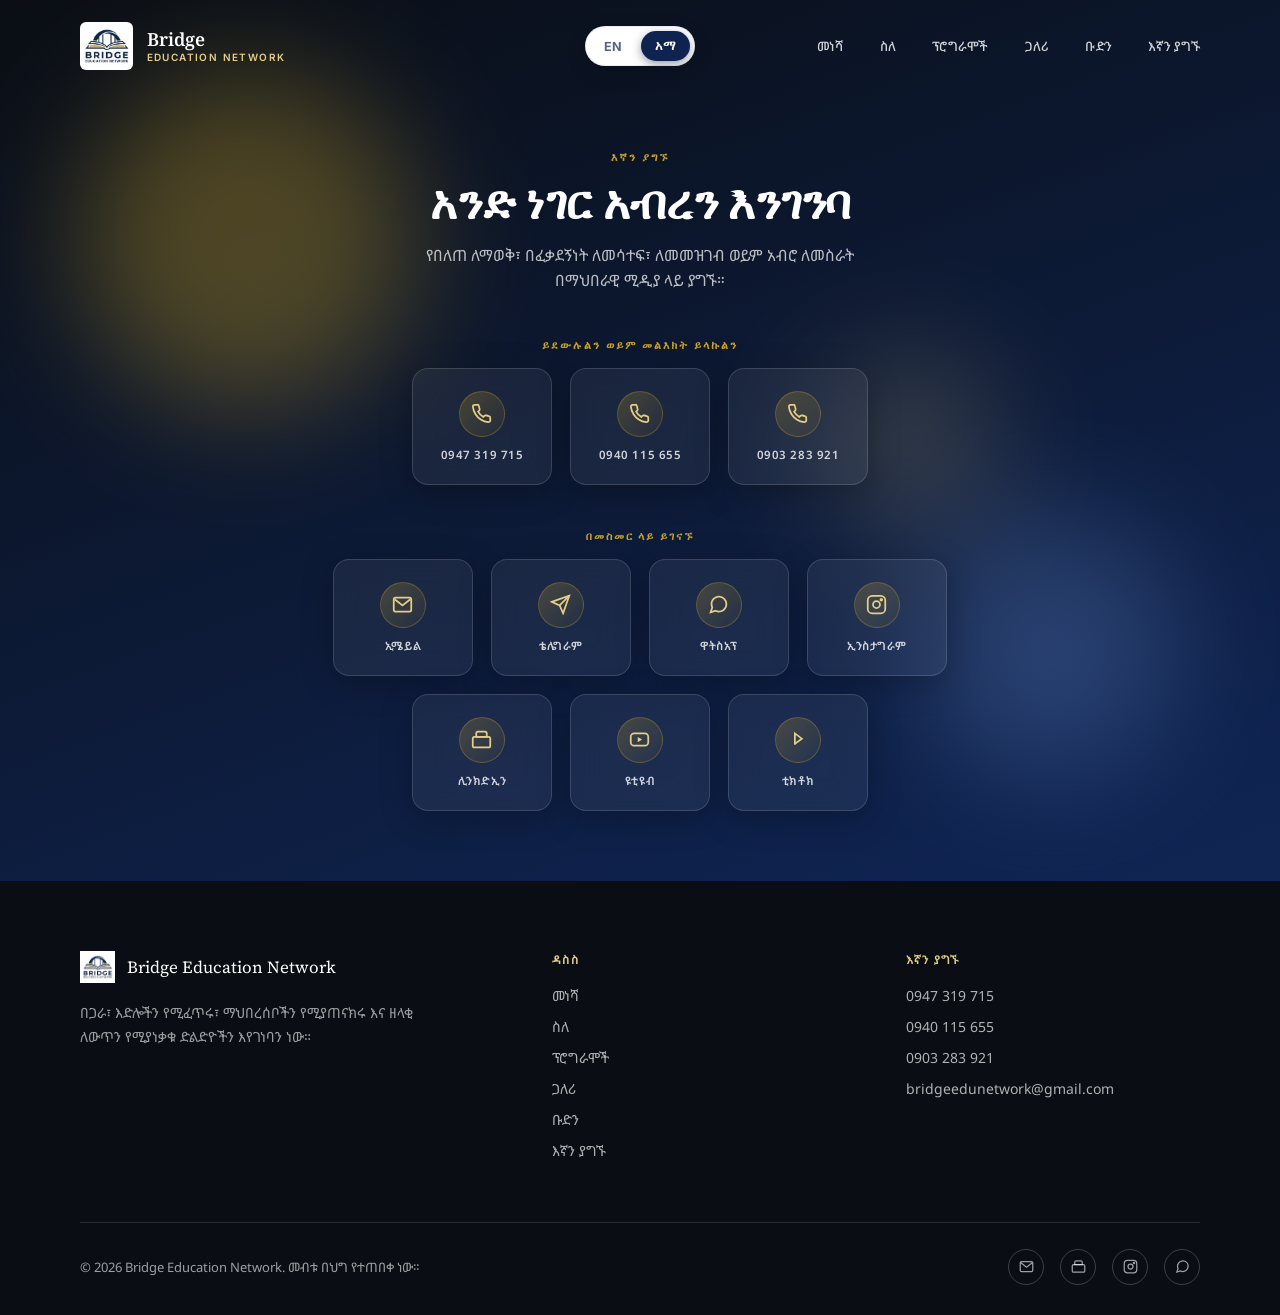
<file: contact-am.html>
<!DOCTYPE html>
<html lang="am">
<head>
<meta charset="UTF-8">
<meta name="viewport" content="width=device-width, initial-scale=1.0">
<title>እኛን ያግኙ — የብሪጅ ትምህርት ኔትወርክ</title>
<meta name="description" content="የብሪጅ ኤጁኬሽን ኔትወርክን በስልክ፣ በኢሜይል ወይም በማህበራዊ ሚዲያ ያግኙ።">
<meta property="og:title" content="እኛን ያግኙ — የብሪጅ ትምህርት ኔትወርክ">
<meta property="og:image" content="assets/hero-group.jpg">
<meta property="og:type" content="website">
<link rel="icon" type="image/jpeg" href="assets/favicon.jpg">
<link rel="icon" type="image/jpeg" href="assets/logo.jpg">
<link rel="preconnect" href="https://fonts.googleapis.com">
<link rel="preconnect" href="https://fonts.gstatic.com" crossorigin>
<link href="https://fonts.googleapis.com/css2?family=Source+Serif+4:opsz,wght@8..60,400;8..60,500;8..60,600;8..60,700&family=Inter:wght@400;500;600;700&family=Noto+Serif+Ethiopic:wght@400;500;600;700&family=Noto+Sans+Ethiopic:wght@400;500;600;700&display=swap" rel="stylesheet">
<link rel="stylesheet" href="assets/style.css">
<style>
  .lang-switch{
    display:flex;
    align-items:center;
    gap:4px;
    padding:4px;
    margin-left:18px;
    background:#ffffff;
    border:1px solid rgba(17,27,48,0.08);
    border-radius:999px;
    font-family:'Inter',sans-serif;
    box-shadow:0 6px 20px rgba(0,0,0,0.18), 0 2px 6px rgba(0,0,0,0.10);
  }
  header#siteHeader.scrolled .lang-switch{
    background:#ffffff;
    border-color:rgba(17,27,48,0.10);
    box-shadow:0 4px 14px rgba(17,27,48,0.14), 0 1px 4px rgba(17,27,48,0.08);
  }
  .lang-switch .lang-opt{
    display:inline-flex;
    align-items:center;
    justify-content:center;
    min-width:40px;
    padding:7px 14px;
    font-size:12.5px;
    font-weight:700;
    letter-spacing:.02em;
    text-decoration:none;
    border-radius:999px;
    color:var(--navy, #16233f);
    opacity:.7;
    transition:opacity .2s ease, background .2s ease, color .2s ease, transform .15s ease, box-shadow .2s ease;
  }
  .lang-switch .lang-opt:hover{
    opacity:1;
    transform:translateY(-1px);
    background:rgba(22,35,63,0.08);
  }
  .lang-switch .lang-opt.is-active{
    opacity:1;
    color:#fff;
    background:var(--navy, #16233f);
    box-shadow:0 3px 10px rgba(22,35,63,0.45);
  }
  .lang-switch .lang-opt.is-active:hover{ background:var(--navy, #16233f); }
  @media (max-width:860px){
    .lang-switch{ margin-left:10px; }
    .lang-switch .lang-opt{ padding:6px 11px; font-size:11.5px; min-width:34px; }
  }
  body{ font-family:'Noto Sans Ethiopic', var(--sans, 'Inter'), sans-serif; }
  h1,h2,h3,h4,.brand span,.story-year{ font-family:'Noto Serif Ethiopic', var(--serif, 'Source Serif 4'), serif; }

  /* --- header layout patch: center lang switch in nav --- */
  header#siteHeader nav{ position:relative; }
  .lang-switch{
    position:absolute;
    left:50%;
    top:50%;
    transform:translate(-50%,-50%);
    margin-left:0;
  }
  @media (max-width:860px){
    .lang-switch{
      position:static;
      transform:none;
      margin-left:auto;
      order:2;
    }
  }

  /* --- footer language switch --- */
  .footer-lang-switch{
    display:flex;
    align-items:center;
    gap:4px;
    padding:4px;
    background:#ffffff;
    border:1px solid rgba(17,27,48,0.08);
    border-radius:999px;
    font-family:'Inter',sans-serif;
    box-shadow:0 4px 14px rgba(0,0,0,0.18);
    width:fit-content;
  }
  .footer-lang-switch .lang-opt{
    display:inline-flex;
    align-items:center;
    justify-content:center;
    min-width:40px;
    padding:7px 14px;
    font-size:12.5px;
    font-weight:700;
    letter-spacing:.02em;
    text-decoration:none;
    border-radius:999px;
    color:var(--navy, #16233f);
    opacity:.7;
    transition:opacity .2s ease, background .2s ease, color .2s ease, transform .15s ease;
  }
  .footer-lang-switch .lang-opt:hover{
    opacity:1;
    transform:translateY(-1px);
    background:rgba(22,35,63,0.08);
  }
  .footer-lang-switch .lang-opt.is-active{
    opacity:1;
    color:#fff;
    background:var(--navy, #16233f);
    box-shadow:0 3px 10px rgba(22,35,63,0.45);
  }
</style>
</head>
<body>

<div id="bridge-progress"><div id="bridge-progress-fill"></div></div>

<header id="siteHeader" class="scrolled">
  <nav>
    <a href="index.html#home" class="brand">
      <img src="assets/logo.jpg" alt="Bridge Education Network logo" onerror="this.style.display='none'">
      <div>
        <span>Bridge</span>
        <small>Education Network</small>
      </div>
    </a>
    <div class="lang-switch" role="group" aria-label="ቋንቋ ይቀይሩ / Language switch">
      <a href="contact.html" class="lang-opt">EN</a>
      <a href="contact-am.html" class="lang-opt is-active">አማ</a>
    </div>
    <div class="nav-links" id="navLinks">
      <a href="index.html" onclick="closeMenu()">መነሻ</a>
      <a href="about-am.html" onclick="closeMenu()">ስለ</a>
      <a href="programs.html" onclick="closeMenu()">ፕሮግራሞች</a>
      <a href="gallery.html" onclick="closeMenu()">ጋለሪ</a>
      <a href="team.html" onclick="closeMenu()">ቡድን</a>
      <a href="contact-am.html" onclick="closeMenu()">እኛን ያግኙ</a>
    </div>
    <button class="menu-btn" id="menuBtn" aria-label="ምናሌ ክፈት">☰</button>
  </nav>
</header>
<div class="nav-overlay" id="navOverlay"></div>

<!-- CONTACT HERO + SOCIAL ROW -->
<section class="contact-hero">
  <div class="float-shape s1"></div>
  <div class="float-shape s2"></div>
  <div class="float-shape s3"></div>

  <div class="contact-hero-inner wrap reveal">
    <div class="eyebrow">እኛን ያግኙ</div>
    <h1>አንድ ነገር አብረን እንገንባ</h1>
    <p>የበለጠ ለማወቅ፣ በፈቃደኝነት ለመሳተፍ፣ ለመመዝገብ ወይም አብሮ ለመስራት በማህበራዊ ሚዲያ ላይ ያግኙ።</p>
  </div>

  <div class="glass-social-wrap wrap">
    <div class="eyebrow" style="justify-content:center;display:flex;margin-bottom:16px;">ይደውሉልን ወይም መልእክት ይላኩልን</div>
    <div class="glass-social-row reveal-stagger">
      <a href="tel:+251947319715" class="glass-tile" aria-label="ወደ 0947 319 715 ይደውሉ">
        <div class="glass-tile-icon"><svg viewBox="0 0 24 24" fill="none" stroke="currentColor" stroke-width="2" aria-hidden="true"><path d="M22 16.92v3a2 2 0 01-2.18 2 19.79 19.79 0 01-8.63-3.07 19.5 19.5 0 01-6-6 19.79 19.79 0 01-3.07-8.67A2 2 0 014.11 2h3a2 2 0 012 1.72c.127.96.362 1.903.7 2.81a2 2 0 01-.45 2.11L8.09 9.91a16 16 0 006 6l1.27-1.27a2 2 0 012.11-.45c.907.338 1.85.573 2.81.7A2 2 0 0122 16.92z"/></svg></div>
        <span class="gt-label">0947 319 715</span>
      </a>
      <a href="tel:+251940115655" class="glass-tile" aria-label="ወደ 0940 115 655 ይደውሉ">
        <div class="glass-tile-icon"><svg viewBox="0 0 24 24" fill="none" stroke="currentColor" stroke-width="2" aria-hidden="true"><path d="M22 16.92v3a2 2 0 01-2.18 2 19.79 19.79 0 01-8.63-3.07 19.5 19.5 0 01-6-6 19.79 19.79 0 01-3.07-8.67A2 2 0 014.11 2h3a2 2 0 012 1.72c.127.96.362 1.903.7 2.81a2 2 0 01-.45 2.11L8.09 9.91a16 16 0 006 6l1.27-1.27a2 2 0 012.11-.45c.907.338 1.85.573 2.81.7A2 2 0 0122 16.92z"/></svg></div>
        <span class="gt-label">0940 115 655</span>
      </a>
      <a href="tel:+251903283921" class="glass-tile" aria-label="ወደ 0903 283 921 ይደውሉ">
        <div class="glass-tile-icon"><svg viewBox="0 0 24 24" fill="none" stroke="currentColor" stroke-width="2" aria-hidden="true"><path d="M22 16.92v3a2 2 0 01-2.18 2 19.79 19.79 0 01-8.63-3.07 19.5 19.5 0 01-6-6 19.79 19.79 0 01-3.07-8.67A2 2 0 014.11 2h3a2 2 0 012 1.72c.127.96.362 1.903.7 2.81a2 2 0 01-.45 2.11L8.09 9.91a16 16 0 006 6l1.27-1.27a2 2 0 012.11-.45c.907.338 1.85.573 2.81.7A2 2 0 0122 16.92z"/></svg></div>
        <span class="gt-label">0903 283 921</span>
      </a>

    </div>

    <div class="eyebrow" style="justify-content:center;display:flex;margin:44px 0 16px;">በመስመር ላይ ይገናኙ</div>
    <div class="glass-social-row reveal-stagger">
      <a href="mailto:bridgeedunetwork@gmail.com" class="glass-tile" aria-label="ኢሜይል">
        <div class="glass-tile-icon"><svg viewBox="0 0 24 24" fill="none" stroke="currentColor" stroke-width="2" aria-hidden="true"><rect x="2" y="4" width="20" height="16" rx="2"/><path d="M3 6l9 7 9-7"/></svg></div>
        <span class="gt-label">ኢሜይል</span>
      </a>
      <a href="https://t.me/bridgeeducationnetwork" target="_blank" rel="noopener" class="glass-tile" aria-label="ቴሌግራም">
        <div class="glass-tile-icon"><svg viewBox="0 0 24 24" fill="none" stroke="currentColor" stroke-width="2" aria-hidden="true"><path d="M22 2L11 13"/><path d="M22 2l-7 20-4-9-9-4 20-7z"/></svg></div>
        <span class="gt-label">ቴሌግራም</span>
      </a>
      <a href="https://wa.me/251947319715" target="_blank" rel="noopener" class="glass-tile" aria-label="ዋትስአፕ">
        <div class="glass-tile-icon"><svg viewBox="0 0 24 24" fill="none" stroke="currentColor" stroke-width="2" aria-hidden="true"><path d="M21 11.5a8.38 8.38 0 01-.9 3.8 8.5 8.5 0 01-7.6 4.7 8.38 8.38 0 01-3.8-.9L3 21l1.9-5.7a8.38 8.38 0 01-.9-3.8 8.5 8.5 0 014.7-7.6 8.38 8.38 0 013.8-.9h.5a8.48 8.48 0 018 8v.5z"/></svg></div>
        <span class="gt-label">ዋትስአፕ</span>
      </a>
      <a href="https://www.instagram.com/bridge_education_network/" target="_blank" rel="noopener" class="glass-tile" aria-label="ኢንስታግራም">
        <div class="glass-tile-icon"><svg viewBox="0 0 24 24" fill="none" stroke="currentColor" stroke-width="2" aria-hidden="true"><rect x="2" y="2" width="20" height="20" rx="5"/><circle cx="12" cy="12" r="4"/><circle cx="17.5" cy="6.5" r="1"/></svg></div>
        <span class="gt-label">ኢንስታግራም</span>
      </a>
      <a href="https://www.linkedin.com/in/bridge-education-network-707793424/" target="_blank" rel="noopener" class="glass-tile" aria-label="ሊንክድኢን">
        <div class="glass-tile-icon"><svg viewBox="0 0 24 24" fill="none" stroke="currentColor" stroke-width="2" aria-hidden="true"><rect x="2" y="9" width="20" height="12" rx="2"/><path d="M16 3H8a2 2 0 00-2 2v4h12V5a2 2 0 00-2-2z"/></svg></div>
        <span class="gt-label">ሊንክድኢን</span>
      </a>
      <a href="https://www.youtube.com/@BridgeEducationNetwork" target="_blank" rel="noopener" class="glass-tile" aria-label="ዩቲዩብ">
        <div class="glass-tile-icon"><svg viewBox="0 0 24 24" fill="none" stroke="currentColor" stroke-width="2" aria-hidden="true"><rect x="2" y="5" width="20" height="14" rx="4"/><path d="M10 9l5 3-5 3V9z" fill="currentColor" stroke="none"/></svg></div>
        <span class="gt-label">ዩቲዩብ</span>
      </a>
      <a href="https://www.tiktok.com/@bridgeeducationnetwork" target="_blank" rel="noopener" class="glass-tile" aria-label="ቲክቶክ">
        <div class="glass-tile-icon"><svg viewBox="0 0 24 24" fill="none" stroke="currentColor" stroke-width="2" aria-hidden="true"><path d="M9 18V5l8 6-8 6z"/></svg></div>
        <span class="gt-label">ቲክቶክ</span>
      </a>
    </div>
  </div>
</section>

<footer>
  <div class="wrap">
    <div class="footer-top">
      <div>
        <div class="footer-brand">
          <img src="assets/logo.jpg" alt="Bridge logo" onerror="this.style.display='none'">
          <span>Bridge Education Network</span>
        </div>
        <p>በጋራ፣ እድሎችን የሚፈጥሩ፣ ማህበረሰቦችን የሚያጠናክሩ እና ዘላቂ ለውጥን የሚያነቃቁ ድልድዮችን እየገነባን ነው።</p>
      </div>
      <div class="footer-col">
        <h5>ዳስስ</h5>
        <a href="index-am.html">መነሻ</a>
        <a href="about-am.html">ስለ</a>
        <a href="programs-am.html">ፕሮግራሞች</a>
        <a href="gallery-am.html">ጋለሪ</a>
        <a href="team-am.html">ቡድን</a>
        <a href="contact-am.html">እኛን ያግኙ</a>
      </div>
      <div class="footer-col">
        <h5>እኛን ያግኙ</h5>
          <a href="tel:+251947319715">0947 319 715</a>
        <a href="tel:+519940115655">0940 115 655</a>
        <a href="tel:+251903283921">0903 283 921</a>
        <a href="mailto:bridgeedunetwork@gmail.com">bridgeedunetwork@gmail.com</a>
      </div>
    </div>
    <div class="footer-bottom">
      <span>© 2026 Bridge Education Network. መብቱ በህግ የተጠበቀ ነው።</span>
      <div class="footer-social">
        <a href="mailto:bridgeedunetwork@gmail.com" aria-label="Email"><svg viewBox="0 0 24 24" fill="none" stroke="currentColor" stroke-width="2" aria-hidden="true"><rect x="2" y="4" width="20" height="16" rx="2"/><path d="M3 6l9 7 9-7"/></svg></a>
        <a href="https://www.linkedin.com/in/bridge-education-network-707793424/" target="_blank" rel="noopener" aria-label="LinkedIn"><svg viewBox="0 0 24 24" fill="none" stroke="currentColor" stroke-width="2" aria-hidden="true"><rect x="2" y="9" width="20" height="12" rx="2"/><path d="M16 3H8a2 2 0 00-2 2v4h12V5a2 2 0 00-2-2z"/></svg></a>
        <a href="https://www.instagram.com/bridge_education_network/" target="_blank" rel="noopener" aria-label="Instagram"><svg viewBox="0 0 24 24" fill="none" stroke="currentColor" stroke-width="2" aria-hidden="true"><rect x="2" y="2" width="20" height="20" rx="5"/><circle cx="12" cy="12" r="4"/><circle cx="17.5" cy="6.5" r="1"/></svg></a>
        <a href="https://wa.me/251947319715" target="_blank" rel="noopener" aria-label="WhatsApp"><svg viewBox="0 0 24 24" fill="none" stroke="currentColor" stroke-width="2" aria-hidden="true"><path d="M21 11.5a8.38 8.38 0 01-.9 3.8 8.5 8.5 0 01-7.6 4.7 8.38 8.38 0 01-3.8-.9L3 21l1.9-5.7a8.38 8.38 0 01-.9-3.8 8.5 8.5 0 014.7-7.6 8.38 8.38 0 013.8-.9h.5a8.48 8.48 0 018 8v.5z"/></svg></a>
      </div>
    </div>
  </div>
</footer>
<script>
  const header = document.getElementById('siteHeader');
  const progressFill = document.getElementById('bridge-progress-fill');
  window.addEventListener('scroll', () => {
    if(!header) return;
    header.classList.toggle('scrolled', window.scrollY > 40);
    const h = document.documentElement;
    const pct = (h.scrollTop) / (h.scrollHeight - h.clientHeight) * 100;
    if(progressFill) progressFill.style.width = pct + '%';
  });

  const menuBtn = document.getElementById('menuBtn');
  const navLinks = document.getElementById('navLinks');
  const navOverlay = document.getElementById('navOverlay');
  function closeMenu(){
    if(navLinks) navLinks.classList.remove('open');
    if(navOverlay) navOverlay.classList.remove('open');
    if(menuBtn){
      menuBtn.textContent = '☰';
      menuBtn.setAttribute('aria-label', 'Open menu');
    }
  }
  if(menuBtn && navLinks && navOverlay){
    menuBtn.addEventListener('click', () => {
      const isOpen = navLinks.classList.toggle('open');
      navOverlay.classList.toggle('open', isOpen);
      menuBtn.textContent = isOpen ? '✕' : '☰';
      menuBtn.setAttribute('aria-label', isOpen ? 'Close menu' : 'Open menu');
    });
    navOverlay.addEventListener('click', closeMenu);
  }
  document.addEventListener('keydown', (e) => { if(e.key === 'Escape') closeMenu(); });

  const revealEls = document.querySelectorAll('.reveal, .reveal-stagger');
  const io = new IntersectionObserver((entries) => {
    entries.forEach(e => { if(e.isIntersecting){ e.target.classList.add('in-view'); } });
  }, { threshold: 0.1 });
  revealEls.forEach(el => io.observe(el));
</script>

</body>
</html>
</file>
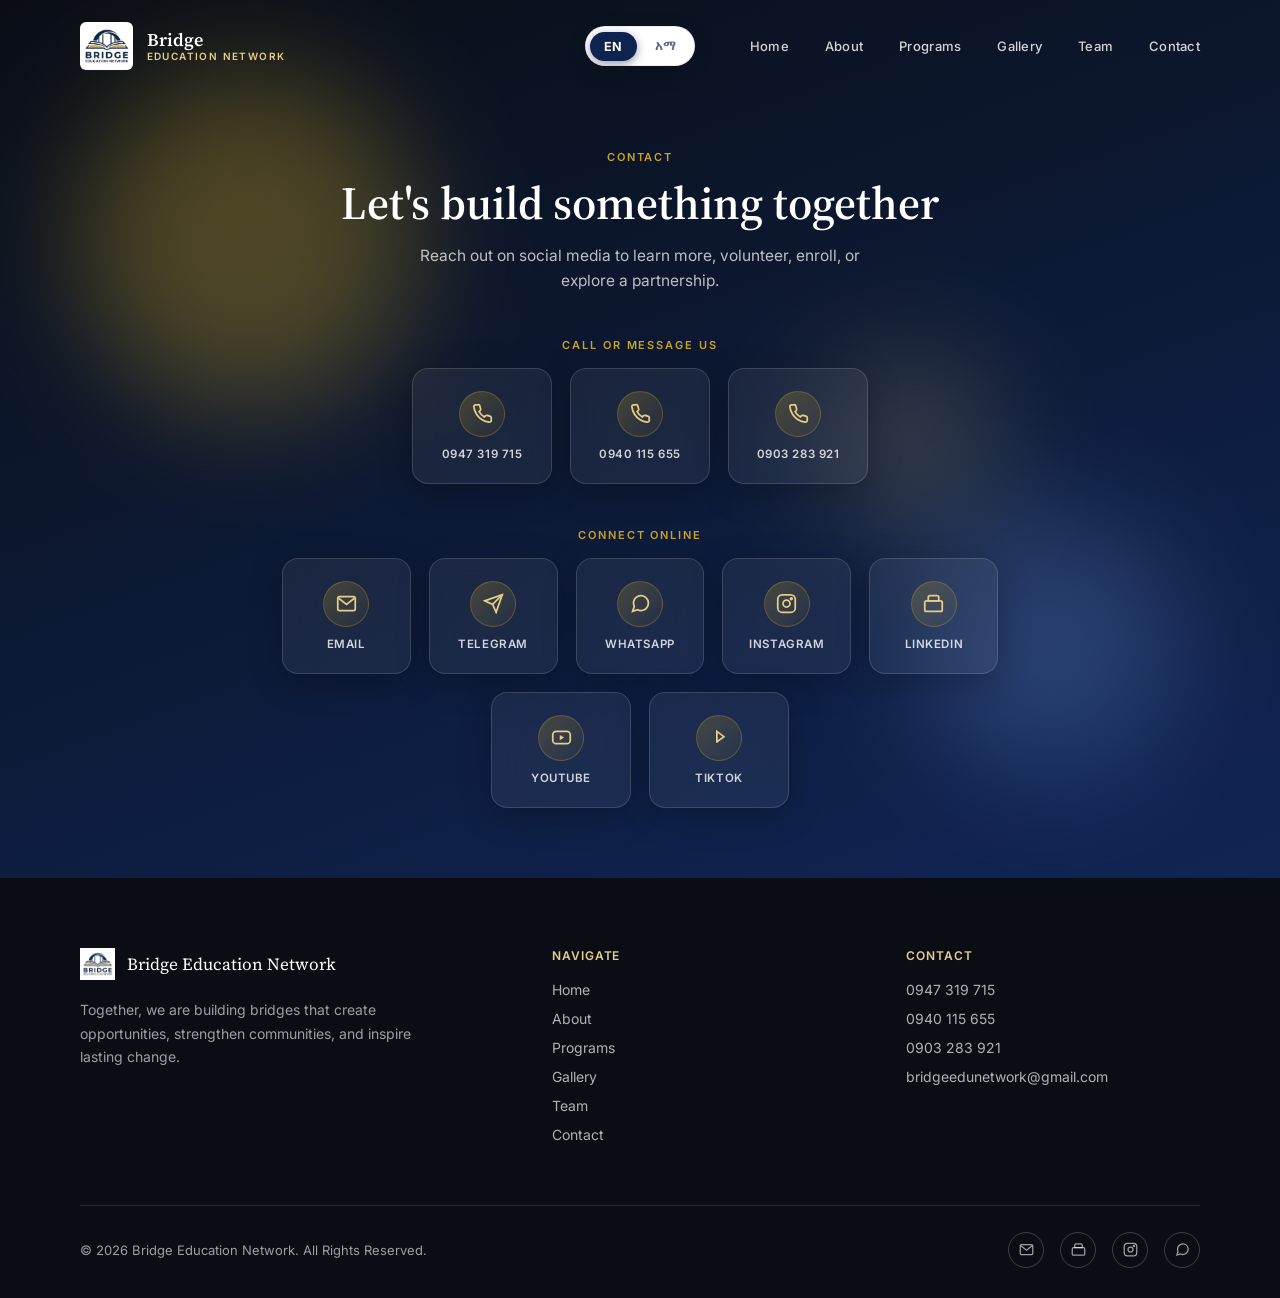
<file: contact.html>
<!DOCTYPE html>
<html lang="en">
<head>
<meta charset="UTF-8">
<meta name="viewport" content="width=device-width, initial-scale=1.0">
<title>Contact — Bridge Education Network</title>
<meta name="description" content="Contact Bridge Education Network by phone, email, or social media.">
<meta property="og:title" content="Contact — Bridge Education Network">
<meta property="og:image" content="assets/hero-group.jpg">
<meta property="og:type" content="website">
<link rel="icon" type="image/jpeg" href="assets/favicon.jpg">
<link rel="icon" type="image/jpeg" href="assets/logo.jpg">
<link rel="preconnect" href="https://fonts.googleapis.com">
<link rel="preconnect" href="https://fonts.gstatic.com" crossorigin>
<link href="https://fonts.googleapis.com/css2?family=Source+Serif+4:opsz,wght@8..60,400;8..60,500;8..60,600;8..60,700&family=Inter:wght@400;500;600;700&display=swap" rel="stylesheet">
<link rel="stylesheet" href="assets/style.css">
<style>
  .lang-switch{
    display:flex;
    align-items:center;
    gap:4px;
    padding:4px;
    margin-left:18px;
    background:#ffffff;
    border:1px solid rgba(17,27,48,0.08);
    border-radius:999px;
    font-family:'Inter',sans-serif;
    box-shadow:0 6px 20px rgba(0,0,0,0.18), 0 2px 6px rgba(0,0,0,0.10);
  }
  header#siteHeader.scrolled .lang-switch{
    background:#ffffff;
    border-color:rgba(17,27,48,0.10);
    box-shadow:0 4px 14px rgba(17,27,48,0.14), 0 1px 4px rgba(17,27,48,0.08);
  }
  .lang-switch .lang-opt{
    display:inline-flex;
    align-items:center;
    justify-content:center;
    min-width:40px;
    padding:7px 14px;
    font-size:12.5px;
    font-weight:700;
    letter-spacing:.02em;
    text-decoration:none;
    border-radius:999px;
    color:var(--navy, #16233f);
    opacity:.7;
    transition:opacity .2s ease, background .2s ease, color .2s ease, transform .15s ease, box-shadow .2s ease;
  }
  .lang-switch .lang-opt:hover{
    opacity:1;
    transform:translateY(-1px);
    background:rgba(22,35,63,0.08);
  }
  .lang-switch .lang-opt.is-active{
    opacity:1;
    color:#fff;
    background:var(--navy, #16233f);
    box-shadow:0 3px 10px rgba(22,35,63,0.45);
  }
  .lang-switch .lang-opt.is-active:hover{ background:var(--navy, #16233f); }
  @media (max-width:860px){
    .lang-switch{ margin-left:10px; }
    .lang-switch .lang-opt{ padding:6px 11px; font-size:11.5px; min-width:34px; }
  }

  /* --- header layout patch: center lang switch in nav --- */
  header#siteHeader nav{ position:relative; }
  .lang-switch{
    position:absolute;
    left:50%;
    top:50%;
    transform:translate(-50%,-50%);
    margin-left:0;
  }
  @media (max-width:860px){
    .lang-switch{
      position:static;
      transform:none;
      margin-left:auto;
      order:2;
    }
  }

</style>
</head>
<body>

<div id="bridge-progress"><div id="bridge-progress-fill"></div></div>

<header id="siteHeader" class="scrolled">
  <nav>
    <a href="index.html#home" class="brand">
      <img src="assets/logo.jpg" alt="Bridge Education Network logo" onerror="this.style.display='none'">
      <div>
        <span>Bridge</span>
        <small>Education Network</small>
      </div>
    </a>
    <div class="lang-switch" role="group" aria-label="Language switch">
      <a href="contact.html" class="lang-opt is-active">EN</a>
      <a href="contact-am.html" class="lang-opt">አማ</a>
    </div>
    <div class="nav-links" id="navLinks">
      <a href="index.html" onclick="closeMenu()">Home</a>
      <a href="about.html" onclick="closeMenu()">About</a>
      <a href="programs.html" onclick="closeMenu()">Programs</a>
      <a href="gallery.html" onclick="closeMenu()">Gallery</a>
      <a href="team.html" onclick="closeMenu()">Team</a>
      <a href="contact.html" onclick="closeMenu()">Contact</a>
    </div>
    <button class="menu-btn" id="menuBtn" aria-label="Open menu">☰</button>
  </nav>
</header>
<div class="nav-overlay" id="navOverlay"></div>

<!-- CONTACT HERO + SOCIAL ROW -->
<section class="contact-hero">
  <div class="float-shape s1"></div>
  <div class="float-shape s2"></div>
  <div class="float-shape s3"></div>

  <div class="contact-hero-inner wrap reveal">
    <div class="eyebrow">Contact</div>
    <h1>Let's build something together</h1>
    <p>Reach out on social media to learn more, volunteer, enroll, or explore a partnership.</p>
  </div>

  <div class="glass-social-wrap wrap">
    <div class="eyebrow" style="justify-content:center;display:flex;margin-bottom:16px;">Call or Message Us</div>
    <div class="glass-social-row reveal-stagger">
      <a href="tel:+251947319715" class="glass-tile" aria-label="Call 0947 319 715">
        <div class="glass-tile-icon"><svg viewBox="0 0 24 24" fill="none" stroke="currentColor" stroke-width="2" aria-hidden="true"><path d="M22 16.92v3a2 2 0 01-2.18 2 19.79 19.79 0 01-8.63-3.07 19.5 19.5 0 01-6-6 19.79 19.79 0 01-3.07-8.67A2 2 0 014.11 2h3a2 2 0 012 1.72c.127.96.362 1.903.7 2.81a2 2 0 01-.45 2.11L8.09 9.91a16 16 0 006 6l1.27-1.27a2 2 0 012.11-.45c.907.338 1.85.573 2.81.7A2 2 0 0122 16.92z"/></svg></div>
        <span class="gt-label">0947 319 715</span>
      </a>
      <a href="tel:+251940115655" class="glass-tile" aria-label="Call 0940 115 655">
        <div class="glass-tile-icon"><svg viewBox="0 0 24 24" fill="none" stroke="currentColor" stroke-width="2" aria-hidden="true"><path d="M22 16.92v3a2 2 0 01-2.18 2 19.79 19.79 0 01-8.63-3.07 19.5 19.5 0 01-6-6 19.79 19.79 0 01-3.07-8.67A2 2 0 014.11 2h3a2 2 0 012 1.72c.127.96.362 1.903.7 2.81a2 2 0 01-.45 2.11L8.09 9.91a16 16 0 006 6l1.27-1.27a2 2 0 012.11-.45c.907.338 1.85.573 2.81.7A2 2 0 0122 16.92z"/></svg></div>
        <span class="gt-label">0940 115 655</span>
      </a>
      <a href="tel:+251903283921" class="glass-tile" aria-label="Call 0903 283 921">
        <div class="glass-tile-icon"><svg viewBox="0 0 24 24" fill="none" stroke="currentColor" stroke-width="2" aria-hidden="true"><path d="M22 16.92v3a2 2 0 01-2.18 2 19.79 19.79 0 01-8.63-3.07 19.5 19.5 0 01-6-6 19.79 19.79 0 01-3.07-8.67A2 2 0 014.11 2h3a2 2 0 012 1.72c.127.96.362 1.903.7 2.81a2 2 0 01-.45 2.11L8.09 9.91a16 16 0 006 6l1.27-1.27a2 2 0 012.11-.45c.907.338 1.85.573 2.81.7A2 2 0 0122 16.92z"/></svg></div>
        <span class="gt-label">0903 283 921</span>
      </a>
      
    </div>

    <div class="eyebrow" style="justify-content:center;display:flex;margin:44px 0 16px;">Connect Online</div>
    <div class="glass-social-row reveal-stagger">
      <a href="mailto:bridgeedunetwork@gmail.com" class="glass-tile" aria-label="Email">
        <div class="glass-tile-icon"><svg viewBox="0 0 24 24" fill="none" stroke="currentColor" stroke-width="2" aria-hidden="true"><rect x="2" y="4" width="20" height="16" rx="2"/><path d="M3 6l9 7 9-7"/></svg></div>
        <span class="gt-label">Email</span>
      </a>
      <a href="https://t.me/bridgeeducationnetwork" target="_blank" rel="noopener" class="glass-tile" aria-label="Telegram">
        <div class="glass-tile-icon"><svg viewBox="0 0 24 24" fill="none" stroke="currentColor" stroke-width="2" aria-hidden="true"><path d="M22 2L11 13"/><path d="M22 2l-7 20-4-9-9-4 20-7z"/></svg></div>
        <span class="gt-label">Telegram</span>
      </a>
      <a href="https://wa.me/251947319715" target="_blank" rel="noopener" class="glass-tile" aria-label="WhatsApp">
        <div class="glass-tile-icon"><svg viewBox="0 0 24 24" fill="none" stroke="currentColor" stroke-width="2" aria-hidden="true"><path d="M21 11.5a8.38 8.38 0 01-.9 3.8 8.5 8.5 0 01-7.6 4.7 8.38 8.38 0 01-3.8-.9L3 21l1.9-5.7a8.38 8.38 0 01-.9-3.8 8.5 8.5 0 014.7-7.6 8.38 8.38 0 013.8-.9h.5a8.48 8.48 0 018 8v.5z"/></svg></div>
        <span class="gt-label">WhatsApp</span>
      </a>
      <a href="https://www.instagram.com/bridge_education_network/" target="_blank" rel="noopener" class="glass-tile" aria-label="Instagram">
        <div class="glass-tile-icon"><svg viewBox="0 0 24 24" fill="none" stroke="currentColor" stroke-width="2" aria-hidden="true"><rect x="2" y="2" width="20" height="20" rx="5"/><circle cx="12" cy="12" r="4"/><circle cx="17.5" cy="6.5" r="1"/></svg></div>
        <span class="gt-label">Instagram</span>
      </a>
      <a href="https://www.linkedin.com/in/bridge-education-network-707793424/" target="_blank" rel="noopener" class="glass-tile" aria-label="LinkedIn">
        <div class="glass-tile-icon"><svg viewBox="0 0 24 24" fill="none" stroke="currentColor" stroke-width="2" aria-hidden="true"><rect x="2" y="9" width="20" height="12" rx="2"/><path d="M16 3H8a2 2 0 00-2 2v4h12V5a2 2 0 00-2-2z"/></svg></div>
        <span class="gt-label">LinkedIn</span>
      </a>
      <a href="https://www.youtube.com/@BridgeEducationNetwork" target="_blank" rel="noopener" class="glass-tile" aria-label="YouTube">
        <div class="glass-tile-icon"><svg viewBox="0 0 24 24" fill="none" stroke="currentColor" stroke-width="2" aria-hidden="true"><rect x="2" y="5" width="20" height="14" rx="4"/><path d="M10 9l5 3-5 3V9z" fill="currentColor" stroke="none"/></svg></div>
        <span class="gt-label">YouTube</span>
      </a>
      <a href="https://www.tiktok.com/@bridgeeducationnetwork" target="_blank" rel="noopener" class="glass-tile" aria-label="TikTok">
        <div class="glass-tile-icon"><svg viewBox="0 0 24 24" fill="none" stroke="currentColor" stroke-width="2" aria-hidden="true"><path d="M9 18V5l8 6-8 6z"/></svg></div>
        <span class="gt-label">TikTok</span>
      </a>
    </div>
  </div>
</section>

<footer>
  <div class="wrap">
    <div class="footer-top">
      <div>
        <div class="footer-brand">
          <img src="assets/logo.jpg" alt="Bridge logo" onerror="this.style.display='none'">
          <span>Bridge Education Network</span>
        </div>
        <p>Together, we are building bridges that create opportunities, strengthen communities, and inspire lasting change.</p>
      </div>
      <div class="footer-col">
        <h5>Navigate</h5>
        <a href="index.html">Home</a>
        <a href="about.html">About</a>
        <a href="programs.html">Programs</a>
        <a href="gallery.html">Gallery</a>
        <a href="team.html">Team</a>
        <a href="contact.html">Contact</a>
      </div>
      <div class="footer-col">
        <h5>Contact</h5>
       <a href="tel:+251947319715">0947 319 715</a>
        <a href="tel:+519940115655">0940 115 655</a>
        <a href="tel:+251903283921">0903 283 921</a>
        <a href="mailto:bridgeedunetwork@gmail.com">bridgeedunetwork@gmail.com</a>
      </div>
    </div>
    <div class="footer-bottom">
      <span>© 2026 Bridge Education Network. All Rights Reserved.</span>
      <div class="footer-social">
        <a href="mailto:bridgeedunetwork@gmail.com" aria-label="Email"><svg viewBox="0 0 24 24" fill="none" stroke="currentColor" stroke-width="2" aria-hidden="true"><rect x="2" y="4" width="20" height="16" rx="2"/><path d="M3 6l9 7 9-7"/></svg></a>
        <a href="https://www.linkedin.com/in/bridge-education-network-707793424/" target="_blank" rel="noopener" aria-label="LinkedIn"><svg viewBox="0 0 24 24" fill="none" stroke="currentColor" stroke-width="2" aria-hidden="true"><rect x="2" y="9" width="20" height="12" rx="2"/><path d="M16 3H8a2 2 0 00-2 2v4h12V5a2 2 0 00-2-2z"/></svg></a>
        <a href="https://www.instagram.com/bridge_education_network/" target="_blank" rel="noopener" aria-label="Instagram"><svg viewBox="0 0 24 24" fill="none" stroke="currentColor" stroke-width="2" aria-hidden="true"><rect x="2" y="2" width="20" height="20" rx="5"/><circle cx="12" cy="12" r="4"/><circle cx="17.5" cy="6.5" r="1"/></svg></a>
        <a href="https://wa.me/251947319715" target="_blank" rel="noopener" aria-label="WhatsApp"><svg viewBox="0 0 24 24" fill="none" stroke="currentColor" stroke-width="2" aria-hidden="true"><path d="M21 11.5a8.38 8.38 0 01-.9 3.8 8.5 8.5 0 01-7.6 4.7 8.38 8.38 0 01-3.8-.9L3 21l1.9-5.7a8.38 8.38 0 01-.9-3.8 8.5 8.5 0 014.7-7.6 8.38 8.38 0 013.8-.9h.5a8.48 8.48 0 018 8v.5z"/></svg></a>
      </div>
    </div>
  </div>
</footer>

<script>
  const header = document.getElementById('siteHeader');
  const progressFill = document.getElementById('bridge-progress-fill');
  window.addEventListener('scroll', () => {
    if(!header) return;
    header.classList.toggle('scrolled', window.scrollY > 40);
    const h = document.documentElement;
    const pct = (h.scrollTop) / (h.scrollHeight - h.clientHeight) * 100;
    if(progressFill) progressFill.style.width = pct + '%';
  });

  const menuBtn = document.getElementById('menuBtn');
  const navLinks = document.getElementById('navLinks');
  const navOverlay = document.getElementById('navOverlay');
  function closeMenu(){
    if(navLinks) navLinks.classList.remove('open');
    if(navOverlay) navOverlay.classList.remove('open');
    if(menuBtn){
      menuBtn.textContent = '☰';
      menuBtn.setAttribute('aria-label', 'Open menu');
    }
  }
  if(menuBtn && navLinks && navOverlay){
    menuBtn.addEventListener('click', () => {
      const isOpen = navLinks.classList.toggle('open');
      navOverlay.classList.toggle('open', isOpen);
      menuBtn.textContent = isOpen ? '✕' : '☰';
      menuBtn.setAttribute('aria-label', isOpen ? 'Close menu' : 'Open menu');
    });
    navOverlay.addEventListener('click', closeMenu);
  }
  document.addEventListener('keydown', (e) => { if(e.key === 'Escape') closeMenu(); });

  const revealEls = document.querySelectorAll('.reveal, .reveal-stagger');
  const io = new IntersectionObserver((entries) => {
    entries.forEach(e => { if(e.isIntersecting){ e.target.classList.add('in-view'); } });
  }, { threshold: 0.1 });
  revealEls.forEach(el => io.observe(el));
</script>

</body>
</html>
</file>
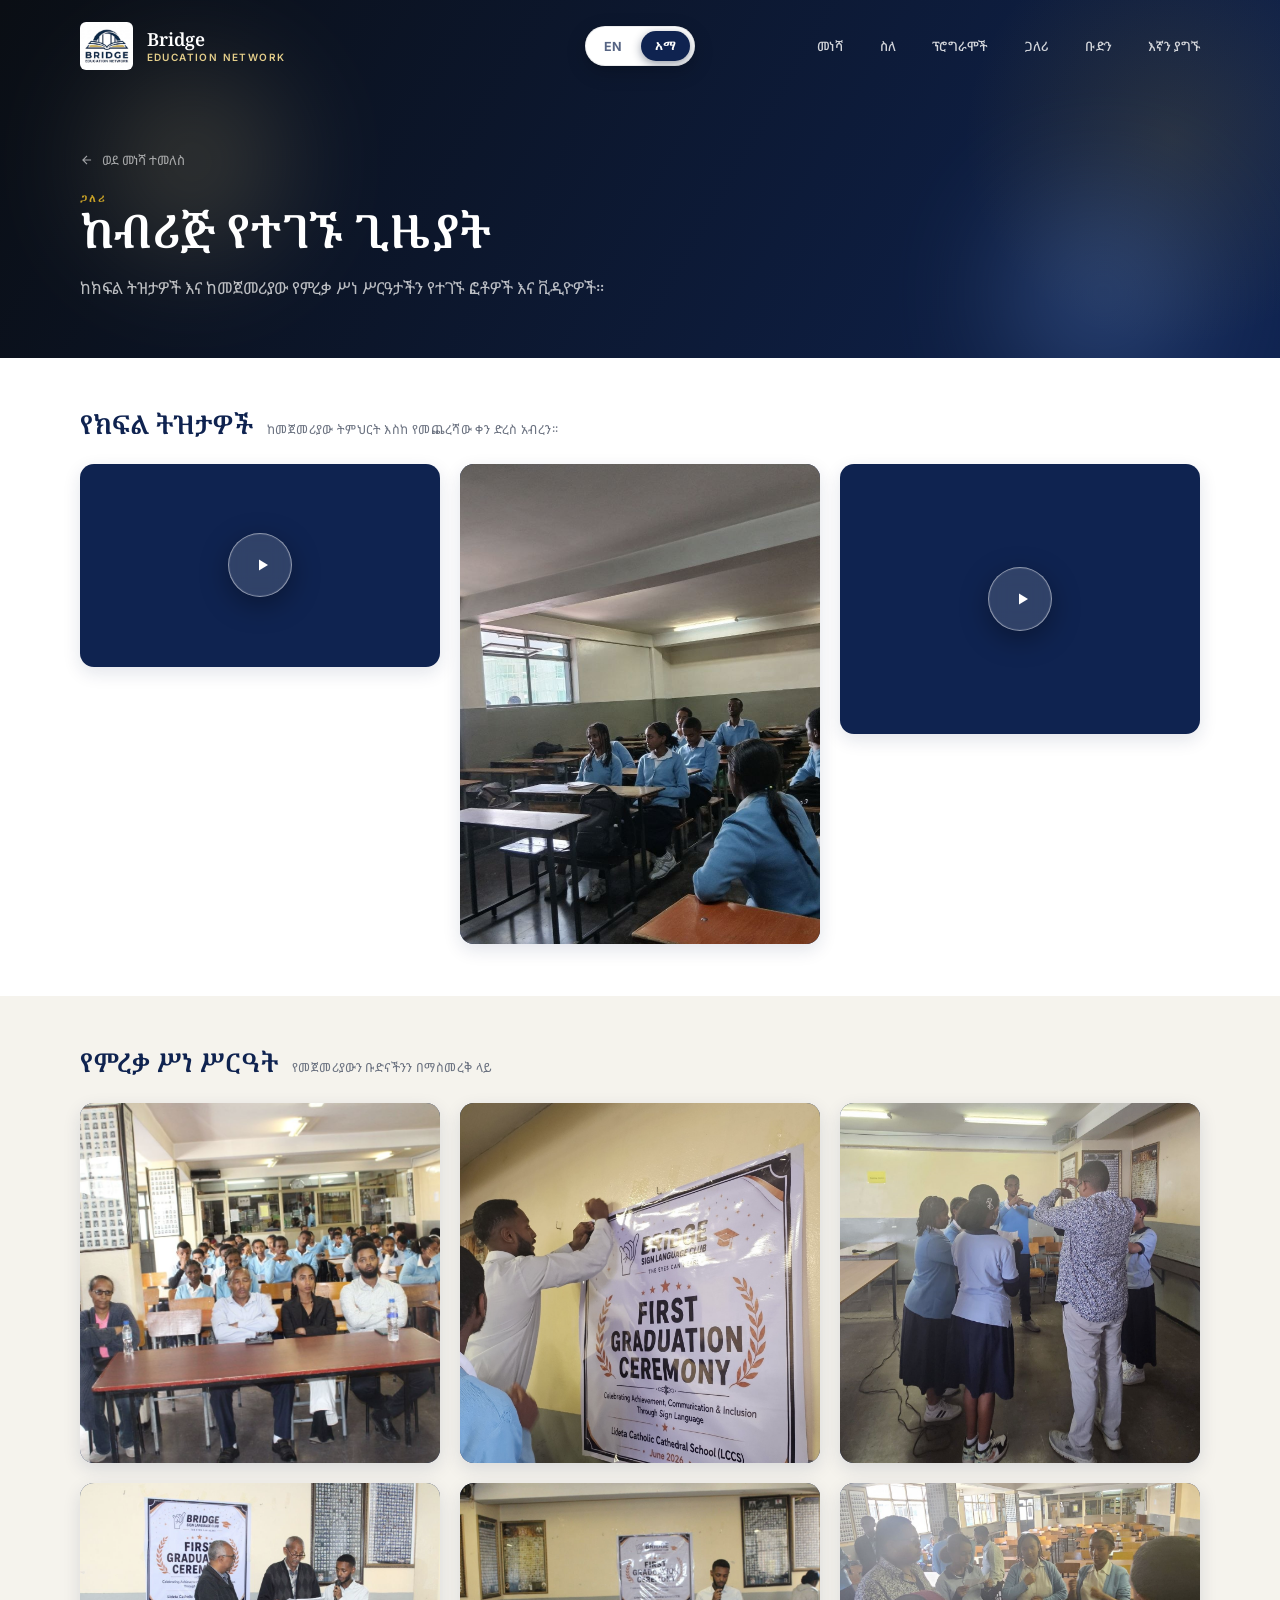
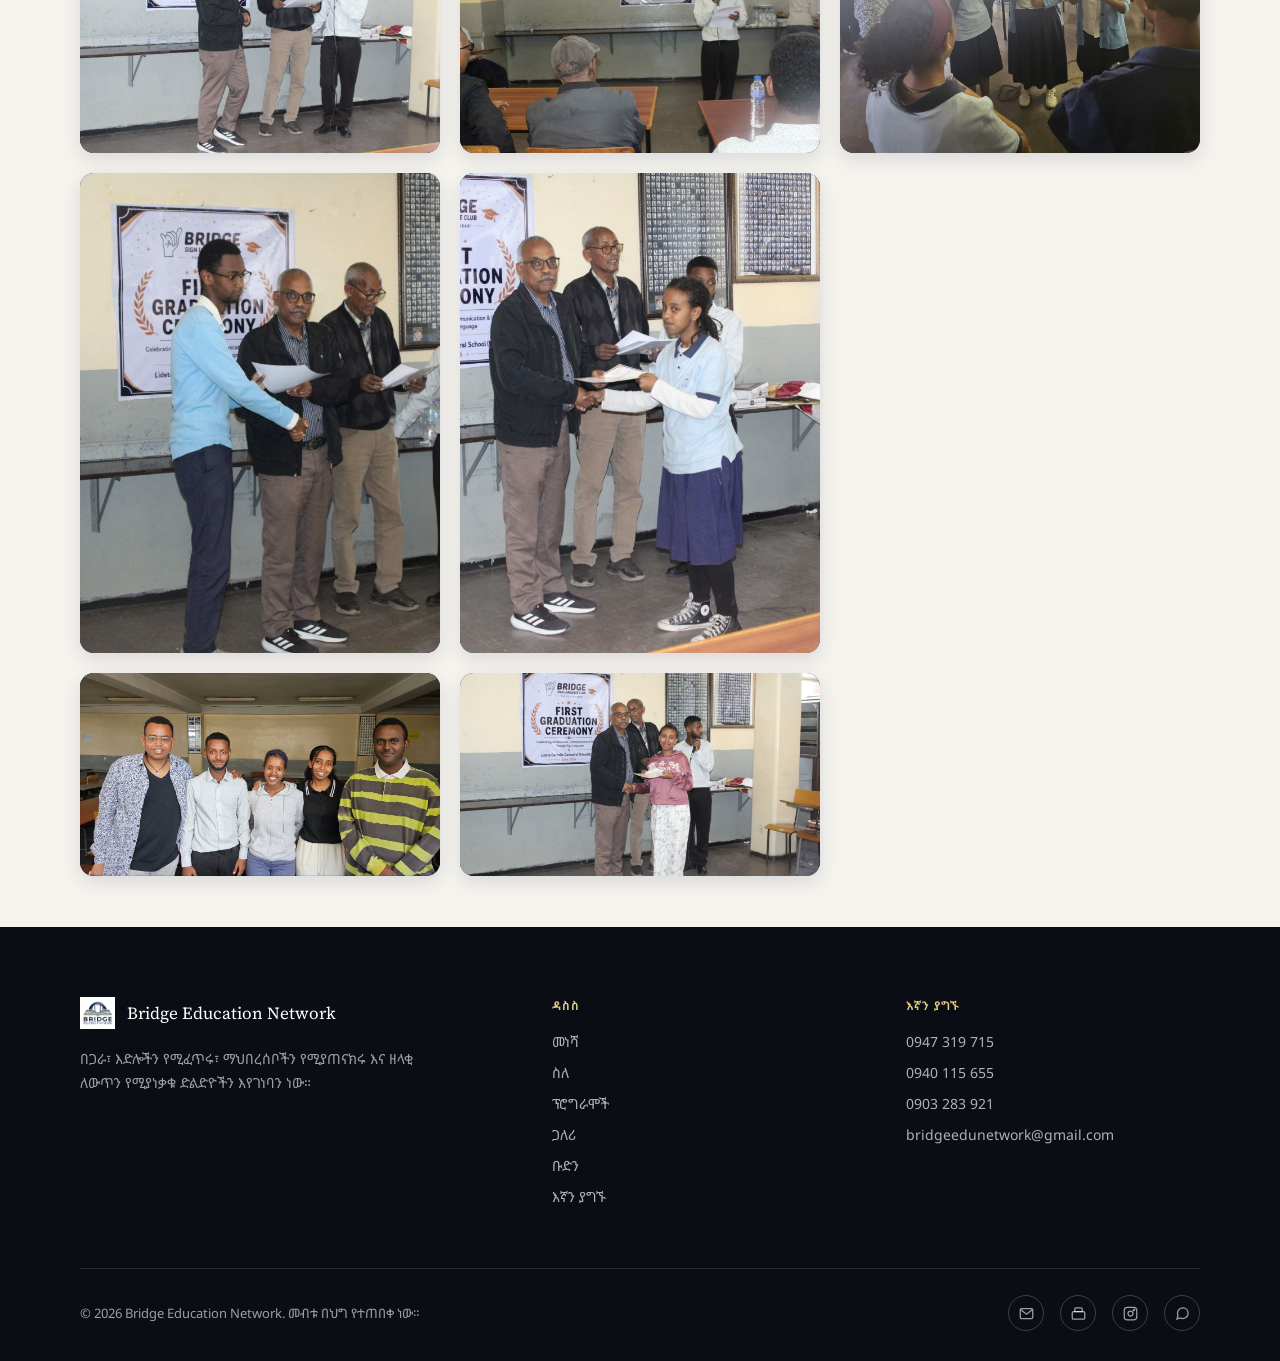
<file: gallery-am.html>
<!DOCTYPE html>
<html lang="am">
<head>
<meta charset="UTF-8">
<meta name="viewport" content="width=device-width, initial-scale=1.0">
<title>ጋለሪ — የብሪጅ ትምህርት ኔትወርክ</title>
<meta name="description" content="ከብሪጅ ኤጁኬሽን ኔትወርክ የመጀመሪያው የምረቃ ሥነ ሥርዓት እና የማህበረሰብ ዝግጅቶች የተገኙ ፎቶዎች።">
<meta property="og:title" content="ጋለሪ — የብሪጅ ትምህርት ኔትወርክ">
<meta property="og:image" content="assets/hero-group.jpg">
<meta property="og:type" content="website">
<link rel="icon" type="image/jpeg" href="assets/favicon.jpg">
<link rel="icon" type="image/jpeg" href="assets/logo.jpg">
<link rel="preconnect" href="https://fonts.googleapis.com">
<link rel="preconnect" href="https://fonts.gstatic.com" crossorigin>
<link href="https://fonts.googleapis.com/css2?family=Source+Serif+4:opsz,wght@8..60,400;8..60,500;8..60,600;8..60,700&family=Inter:wght@400;500;600;700&family=Noto+Serif+Ethiopic:wght@400;500;600;700&family=Noto+Sans+Ethiopic:wght@400;500;600;700&display=swap" rel="stylesheet">
<link rel="stylesheet" href="assets/style.css">
<style>
  body{ font-family:'Noto Sans Ethiopic', var(--sans, 'Inter'), sans-serif; }
  h1,h2,h3,h4,.brand span,.story-year{ font-family:'Noto Serif Ethiopic', var(--serif, 'Source Serif 4'), serif; }
  .lang-switch{
    display:flex;
    align-items:center;
    gap:4px;
    padding:4px;
    margin-left:18px;
    background:#ffffff;
    border:1px solid rgba(17,27,48,0.08);
    border-radius:999px;
    font-family:'Inter',sans-serif;
    box-shadow:0 6px 20px rgba(0,0,0,0.18), 0 2px 6px rgba(0,0,0,0.10);
  }
  header#siteHeader.scrolled .lang-switch{
    background:#ffffff;
    border-color:rgba(17,27,48,0.10);
    box-shadow:0 4px 14px rgba(17,27,48,0.14), 0 1px 4px rgba(17,27,48,0.08);
  }
  .lang-switch .lang-opt{
    display:inline-flex;
    align-items:center;
    justify-content:center;
    min-width:40px;
    padding:7px 14px;
    font-size:12.5px;
    font-weight:700;
    letter-spacing:.02em;
    text-decoration:none;
    border-radius:999px;
    color:var(--navy, #16233f);
    opacity:.7;
    transition:opacity .2s ease, background .2s ease, color .2s ease, transform .15s ease, box-shadow .2s ease;
  }
  .lang-switch .lang-opt:hover{
    opacity:1;
    transform:translateY(-1px);
    background:rgba(22,35,63,0.08);
  }
  .lang-switch .lang-opt.is-active{
    opacity:1;
    color:#fff;
    background:var(--navy, #16233f);
    box-shadow:0 3px 10px rgba(22,35,63,0.45);
  }
  .lang-switch .lang-opt.is-active:hover{ background:var(--navy, #16233f); }
  @media (max-width:860px){
    .lang-switch{ margin-left:10px; }
    .lang-switch .lang-opt{ padding:6px 11px; font-size:11.5px; min-width:34px; }
  }

  /* --- header layout patch: center lang switch in nav --- */
  header#siteHeader nav{ position:relative; }
  .lang-switch{
    position:absolute;
    left:50%;
    top:50%;
    transform:translate(-50%,-50%);
    margin-left:0;
  }
  @media (max-width:860px){
    .lang-switch{
      position:static;
      transform:none;
      margin-left:auto;
      order:2;
    }
  }
</style>
</head>
<body>

<div id="bridge-progress"><div id="bridge-progress-fill"></div></div>

<header id="siteHeader" class="scrolled">
  <nav>
    <a href="index.html#home" class="brand">
      <img src="assets/logo.jpg" alt="Bridge Education Network logo" onerror="this.style.display='none'">
      <div>
        <span>Bridge</span>
        <small>Education Network</small>
      </div>
    </a>
    <div class="lang-switch" role="group" aria-label="ቋንቋ ይቀይሩ / Language switch">
      <a href="gallery.html" class="lang-opt">EN</a>
      <a href="gallery-am.html" class="lang-opt is-active">አማ</a>
    </div>
    <div class="nav-links" id="navLinks">
      <a href="index.html" onclick="closeMenu()">መነሻ</a>
      <a href="about-am.html" onclick="closeMenu()">ስለ</a>
      <a href="programs.html" onclick="closeMenu()">ፕሮግራሞች</a>
      <a href="gallery-am.html" onclick="closeMenu()">ጋለሪ</a>
      <a href="team.html" onclick="closeMenu()">ቡድን</a>
      <a href="contact-am.html" onclick="closeMenu()">እኛን ያግኙ</a>
    </div>
    <button class="menu-btn" id="menuBtn" aria-label="ምናሌ ክፈት">☰</button>
  </nav>
</header>
<div class="nav-overlay" id="navOverlay"></div>

<!-- PAGE HERO -->
<section class="page-hero compact">
  <div class="float-shape s3" style="top:20%;left:8%;"></div>
  <div class="float-shape s2" style="width:200px;height:200px;bottom:-10%;right:6%;"></div>
  <div class="wrap">
    <a href="index.html" class="page-breadcrumb">
      <svg viewBox="0 0 24 24" fill="none" stroke="currentColor" stroke-width="2" aria-hidden="true"><path d="M19 12H5M12 19l-7-7 7-7"/></svg>
      ወደ መነሻ ተመለስ
    </a>
    <div class="eyebrow">ጋለሪ</div>
    <h1>ከብሪጅ የተገኙ ጊዜያት</h1>
    <p>ከክፍል ትዝታዎች እና ከመጀመሪያው የምረቃ ሥነ ሥርዓታችን የተገኙ ፎቶዎች እና ቪዲዮዎች።</p>
  </div>
</section>

<!-- CLASS MEMORIES -->
<section class="masonry-section">
  <div class="wrap">
    <div class="masonry-section-head reveal">
      <h3>የክፍል ትዝታዎች</h3>
      <span>ከመጀመሪያው ትምህርት እስከ የመጨረሻው ቀን ድረስ አብረን።</span>
    </div>

    <div class="masonry-grid reveal">

      <!-- Video -->
      <div class="masonry-item video-card" style="aspect-ratio:16/9;" data-lightbox="video" data-src="assets/class-video1.mp4" data-caption="አብሮ መማር">
        <video class="preview-video" autoplay muted loop playsinline preload="metadata" aria-hidden="true">
          <source src="assets/class-video1.mp4" type="video/mp4">
        </video>
        <div class="video-play-btn" aria-hidden="true">
          <svg viewBox="0 0 24 24" fill="none" aria-hidden="true"><path d="M9 6.5v11l9-5.5-9-5.5z" fill="currentColor"/></svg>
        </div>
        <div class="gcap">አብሮ መማር</div>
      </div>

      <!-- Photo -->
      <div class="masonry-item" style="aspect-ratio:3/4;" data-lightbox="image" data-src="assets/class1.jpg" data-caption="የክፍል ትዝታዎች · የማይረሳ ክፍል">
        <img src="assets/class1.jpg" alt="Class Memories" loading="lazy">
        <div class="gexpand">
          <svg viewBox="0 0 24 24" fill="none" stroke="currentColor" stroke-width="2" aria-hidden="true"><path d="M15 3h6v6M9 21H3v-6M21 3l-7 7M3 21l7-7"/></svg>
        </div>
        <div class="gcap">የማይረሳ ክፍል</div>
      </div>

      <!-- Video -->
      <div class="masonry-item video-card" style="aspect-ratio:4/3;" data-lightbox="video" data-src="assets/class-video2.mp4" data-caption="የመጨረሻው ቀን አንድ ላይ">
        <video class="preview-video" autoplay muted loop playsinline preload="metadata" aria-hidden="true">
          <source src="assets/class-video2.mp4" type="video/mp4">
        </video>
        <div class="video-play-btn" aria-hidden="true">
          <svg viewBox="0 0 24 24" fill="none" aria-hidden="true"><path d="M9 6.5v11l9-5.5-9-5.5z" fill="currentColor"/></svg>
        </div>
        <div class="gcap">የመጨረሻው ቀን አንድ ላይ</div>
      </div>

    </div>
  </div>
</section>
<!-- GRADUATION CEREMONY -->
<section class="masonry-section">
  <div class="wrap">
    <div class="masonry-section-head reveal">
      <h3>የምረቃ ሥነ ሥርዓት</h3>
      <span>የመጀመሪያውን ቡድናችንን በማስመረቅ ላይ</span>
    </div>

    <div class="masonry-grid reveal">

      <div class="masonry-item" style="aspect-ratio:1/1;" data-lightbox="image" data-src="assets/grad1.jpg" data-caption="የምረቃ · ቅጽበት 1">
        <img src="assets/grad1.jpg" alt="የምረቃ ሥነ ሥርዓት 1" style="aspect-ratio:1/1;object-fit:cover;" loading="lazy">
        <div class="gexpand">
          <svg viewBox="0 0 24 24" fill="none" stroke="currentColor" stroke-width="2">
            <path d="M15 3h6v6M9 21H3v-6M21 3l-7 7M3 21l7-7"/>
          </svg>
        </div>
        <div class="gcap">የምረቃ · ቅጽበት 1</div>
      </div>

      <div class="masonry-item" style="aspect-ratio:4/3;" data-lightbox="image" data-src="assets/grad2.jpg" data-caption="የምረቃ · ቅጽበት 2">
        <img src="assets/grad2.jpg" alt="የምረቃ ሥነ ሥርዓት 2" style="aspect-ratio:4/3;object-fit:cover;" loading="lazy">
        <div class="gexpand">
          <svg viewBox="0 0 24 24" fill="none" stroke="currentColor" stroke-width="2">
            <path d="M15 3h6v6M9 21H3v-6M21 3l-7 7M3 21l7-7"/>
          </svg>
        </div>
        <div class="gcap">የምረቃ · ቅጽበት 2</div>
      </div>

      <div class="masonry-item" style="aspect-ratio:3/4;" data-lightbox="image" data-src="assets/grad3.jpg" data-caption="የምረቃ · ቅጽበት 3">
        <img src="assets/grad3.jpg" alt="የምረቃ ሥነ ሥርዓት 3" style="aspect-ratio:3/4;object-fit:cover;" loading="lazy">
        <div class="gexpand">
          <svg viewBox="0 0 24 24" fill="none" stroke="currentColor" stroke-width="2">
            <path d="M15 3h6v6M9 21H3v-6M21 3l-7 7M3 21l7-7"/>
          </svg>
        </div>
        <div class="gcap">የምረቃ · ቅጽበት 3</div>
      </div>

      <div class="masonry-item" style="aspect-ratio:16/9;" data-lightbox="image" data-src="assets/grad4.jpg" data-caption="የምረቃ · ቅጽበት 4">
        <img src="assets/grad4.jpg" alt="የምረቃ ሥነ ሥርዓት 4" style="aspect-ratio:16/9;object-fit:cover;" loading="lazy">
        <div class="gexpand">
          <svg viewBox="0 0 24 24" fill="none" stroke="currentColor" stroke-width="2">
            <path d="M15 3h6v6M9 21H3v-6M21 3l-7 7M3 21l7-7"/>
          </svg>
        </div>
        <div class="gcap">የምረቃ · ቅጽበት 4</div>
      </div>

      <div class="masonry-item" style="aspect-ratio:1/1;" data-lightbox="image" data-src="assets/grad5.jpg" data-caption="የምረቃ · ቅጽበት 5">
        <img src="assets/grad5.jpg" alt="የምረቃ ሥነ ሥርዓት 5" style="aspect-ratio:1/1;object-fit:cover;" loading="lazy">
        <div class="gexpand">
          <svg viewBox="0 0 24 24" fill="none" stroke="currentColor" stroke-width="2">
            <path d="M15 3h6v6M9 21H3v-6M21 3l-7 7M3 21l7-7"/>
          </svg>
        </div>
        <div class="gcap">የምረቃ · ቅጽበት 5</div>
      </div>

      <div class="masonry-item" style="aspect-ratio:4/3;" data-lightbox="image" data-src="assets/grad6.jpg" data-caption="የምረቃ · ቅጽበት 6">
        <img src="assets/grad6.jpg" alt="የምረቃ ሥነ ሥርዓት 6" style="aspect-ratio:4/3;object-fit:cover;" loading="lazy">
        <div class="gexpand">
          <svg viewBox="0 0 24 24" fill="none" stroke="currentColor" stroke-width="2">
            <path d="M15 3h6v6M9 21H3v-6M21 3l-7 7M3 21l7-7"/>
          </svg>
        </div>
        <div class="gcap">የምረቃ · ቅጽበት 6</div>
      </div>

      <div class="masonry-item" style="aspect-ratio:3/4;" data-lightbox="image" data-src="assets/grad7.jpg" data-caption="የምረቃ · ቅጽበት 7">
        <img src="assets/grad7.jpg" alt="የምረቃ ሥነ ሥርዓት 7" style="aspect-ratio:3/4;object-fit:cover;" loading="lazy">
        <div class="gexpand">
          <svg viewBox="0 0 24 24" fill="none" stroke="currentColor" stroke-width="2">
            <path d="M15 3h6v6M9 21H3v-6M21 3l-7 7M3 21l7-7"/>
          </svg>
        </div>
        <div class="gcap">የምረቃ · ቅጽበት 7</div>
      </div>

      <div class="masonry-item" style="aspect-ratio:16/9;" data-lightbox="image" data-src="assets/grad8.jpg" data-caption="የምረቃ · ቅጽበት 8">
        <img src="assets/grad8.jpg" alt="የምረቃ ሥነ ሥርዓት 8" style="aspect-ratio:16/9;object-fit:cover;" loading="lazy">
        <div class="gexpand">
          <svg viewBox="0 0 24 24" fill="none" stroke="currentColor" stroke-width="2">
            <path d="M15 3h6v6M9 21H3v-6M21 3l-7 7M3 21l7-7"/>
          </svg>
        </div>
        <div class="gcap">የምረቃ · ቅጽበት 8</div>
      </div>

      <div class="masonry-item" style="aspect-ratio:1/1;" data-lightbox="image" data-src="assets/grad9.jpg" data-caption="የምረቃ · ቅጽበት 9">
        <img src="assets/grad9.jpg" alt="የምረቃ ሥነ ሥርዓት 9" style="aspect-ratio:1/1;object-fit:cover;" loading="lazy">
        <div class="gexpand">
          <svg viewBox="0 0 24 24" fill="none" stroke="currentColor" stroke-width="2">
            <path d="M15 3h6v6M9 21H3v-6M21 3l-7 7M3 21l7-7"/>
          </svg>
        </div>
        <div class="gcap">የምረቃ · ቅጽበት 9</div>
      </div>

      <div class="masonry-item" style="aspect-ratio:4/3;" data-lightbox="image" data-src="assets/grad10.jpg" data-caption="የምረቃ · ቅጽበት 10">
        <img src="assets/grad10.jpg" alt="የምረቃ ሥነ ሥርዓት 10" style="aspect-ratio:4/3;object-fit:cover;" loading="lazy">
        <div class="gexpand">
          <svg viewBox="0 0 24 24" fill="none" stroke="currentColor" stroke-width="2">
            <path d="M15 3h6v6M9 21H3v-6M21 3l-7 7M3 21l7-7"/>
          </svg>
        </div>
        <div class="gcap">የምረቃ · ቅጽበት 10</div>
      </div>

    </div>
  </div>
</section>



<div class="lightbox" id="lightbox" role="dialog" aria-modal="true" aria-label="የመገናኛ ብዙሃን ተመልካች" aria-hidden="true">
  <div class="lightbox-backdrop" id="lightboxBackdrop"></div>

  <button class="lightbox-close" id="lightboxClose" aria-label="ዝጋ">
    <svg viewBox="0 0 24 24" fill="none" stroke="currentColor" stroke-width="2" aria-hidden="true"><path d="M18 6L6 18M6 6l12 12"/></svg>
  </button>
  <button class="lightbox-nav prev" id="lightboxPrev" aria-label="የቀድሞው">
    <svg viewBox="0 0 24 24" fill="none" stroke="currentColor" stroke-width="2" aria-hidden="true"><path d="M15 18l-6-6 6-6"/></svg>
  </button>

  <div class="lightbox-stage">
    <div class="lightbox-media-wrap" id="lightboxMediaWrap">
      <div class="lightbox-spinner" id="lightboxSpinner" aria-hidden="true"></div>
      <img id="lightboxImg" class="lightbox-media" alt="" draggable="false">
      <video id="lightboxVideo" class="lightbox-media" playsinline controls></video>
    </div>
    <div class="lightbox-caption" id="lightboxCaption"></div>
  </div>

  <button class="lightbox-nav next" id="lightboxNext" aria-label="ቀጣይ">
    <svg viewBox="0 0 24 24" fill="none" stroke="currentColor" stroke-width="2" aria-hidden="true"><path d="M9 18l6-6-6-6"/></svg>
  </button>
</div>

<footer>
  <div class="wrap">
    <div class="footer-top">
      <div>
        <div class="footer-brand">
          <img src="assets/logo.jpg" alt="Bridge logo" onerror="this.style.display='none'">
          <span>Bridge Education Network</span>
        </div>
        <p>በጋራ፣ እድሎችን የሚፈጥሩ፣ ማህበረሰቦችን የሚያጠናክሩ እና ዘላቂ ለውጥን የሚያነቃቁ ድልድዮችን እየገነባን ነው።</p>
      </div>
      <div class="footer-col">
        <h5>ዳስስ</h5>
        <a href="index-am.html">መነሻ</a>
        <a href="about-am.html">ስለ</a>
        <a href="programs-am.html">ፕሮግራሞች</a>
        <a href="gallery-am.html">ጋለሪ</a>
        <a href="team-am.html">ቡድን</a>
        <a href="contact-am.html">እኛን ያግኙ</a>
      </div>
      <div class="footer-col">
        <h5>እኛን ያግኙ</h5>
          <a href="tel:+251947319715">0947 319 715</a>
        <a href="tel:+519940115655">0940 115 655</a>
        <a href="tel:+251903283921">0903 283 921</a>
        <a href="mailto:bridgeedunetwork@gmail.com">bridgeedunetwork@gmail.com</a>
      </div>
    </div>
    <div class="footer-bottom">
      <span>© 2026 Bridge Education Network. መብቱ በህግ የተጠበቀ ነው።</span>
      <div class="footer-social">
        <a href="mailto:bridgeedunetwork@gmail.com" aria-label="Email"><svg viewBox="0 0 24 24" fill="none" stroke="currentColor" stroke-width="2" aria-hidden="true"><rect x="2" y="4" width="20" height="16" rx="2"/><path d="M3 6l9 7 9-7"/></svg></a>
        <a href="https://www.linkedin.com/in/bridge-education-network-707793424/" target="_blank" rel="noopener" aria-label="LinkedIn"><svg viewBox="0 0 24 24" fill="none" stroke="currentColor" stroke-width="2" aria-hidden="true"><rect x="2" y="9" width="20" height="12" rx="2"/><path d="M16 3H8a2 2 0 00-2 2v4h12V5a2 2 0 00-2-2z"/></svg></a>
        <a href="https://www.instagram.com/bridge_education_network/" target="_blank" rel="noopener" aria-label="Instagram"><svg viewBox="0 0 24 24" fill="none" stroke="currentColor" stroke-width="2" aria-hidden="true"><rect x="2" y="2" width="20" height="20" rx="5"/><circle cx="12" cy="12" r="4"/><circle cx="17.5" cy="6.5" r="1"/></svg></a>
        <a href="https://wa.me/251947319715" target="_blank" rel="noopener" aria-label="WhatsApp"><svg viewBox="0 0 24 24" fill="none" stroke="currentColor" stroke-width="2" aria-hidden="true"><path d="M21 11.5a8.38 8.38 0 01-.9 3.8 8.5 8.5 0 01-7.6 4.7 8.38 8.38 0 01-3.8-.9L3 21l1.9-5.7a8.38 8.38 0 01-.9-3.8 8.5 8.5 0 014.7-7.6 8.38 8.38 0 013.8-.9h.5a8.48 8.48 0 018 8v.5z"/></svg></a>
      </div>
    </div>
  </div>
</footer>

<script>
  const header = document.getElementById('siteHeader');
  const progressFill = document.getElementById('bridge-progress-fill');
  window.addEventListener('scroll', () => {
    if(!header) return;
    header.classList.toggle('scrolled', window.scrollY > 40);
    const h = document.documentElement;
    const pct = (h.scrollTop) / (h.scrollHeight - h.clientHeight) * 100;
    if(progressFill) progressFill.style.width = pct + '%';
  });

  const menuBtn = document.getElementById('menuBtn');
  const navLinks = document.getElementById('navLinks');
  const navOverlay = document.getElementById('navOverlay');
  function closeMenu(){
    if(navLinks) navLinks.classList.remove('open');
    if(navOverlay) navOverlay.classList.remove('open');
    if(menuBtn){
      menuBtn.textContent = '☰';
      menuBtn.setAttribute('aria-label', 'Open menu');
    }
  }
  if(menuBtn && navLinks && navOverlay){
    menuBtn.addEventListener('click', () => {
      const isOpen = navLinks.classList.toggle('open');
      navOverlay.classList.toggle('open', isOpen);
      menuBtn.textContent = isOpen ? '✕' : '☰';
      menuBtn.setAttribute('aria-label', isOpen ? 'Close menu' : 'Open menu');
    });
    navOverlay.addEventListener('click', closeMenu);
  }
  document.addEventListener('keydown', (e) => { if(e.key === 'Escape') closeMenu(); });

  const revealEls = document.querySelectorAll('.reveal');
  const io = new IntersectionObserver((entries) => {
    entries.forEach(e => { if(e.isIntersecting){ e.target.classList.add('in-view'); } });
  }, { threshold: 0.1 });
  revealEls.forEach(el => io.observe(el));

  const prefersReducedMotion = window.matchMedia('(prefers-reduced-motion: reduce)').matches;

  /* ---------- STAGGERED REVEAL for individual gallery items ---------- */
  document.querySelectorAll('.masonry-grid').forEach(grid => {
    const items = grid.querySelectorAll('.masonry-item');
    items.forEach((item, i) => {
      item.style.transitionDelay = prefersReducedMotion ? '0s' : `${Math.min(i * 70, 420)}ms`;
    });
  });
  const itemIO = new IntersectionObserver((entries) => {
    entries.forEach(e => { if(e.isIntersecting){ e.target.classList.add('item-in-view'); itemIO.unobserve(e.target); } });
  }, { threshold: 0.12 });
  document.querySelectorAll('.masonry-item').forEach(el => itemIO.observe(el));

  /* ---------- Fade images in once loaded (polished loading transition) ---------- */
  document.querySelectorAll('.masonry-item img').forEach(img => {
    if(img.complete){ img.classList.add('is-loaded'); }
    else{
      img.addEventListener('load', () => img.classList.add('is-loaded'));
      img.addEventListener('error', () => img.classList.add('is-loaded'));
    }
  });

  /* ---------- Subtle magnetic tilt on hover (desktop only, respects reduced motion) ---------- */
  if(!prefersReducedMotion && window.matchMedia('(hover: hover) and (pointer: fine)').matches){
    document.querySelectorAll('.masonry-item').forEach(item => {
      const playBtn = item.querySelector('.video-play-btn');
      item.addEventListener('mousemove', (e) => {
        const rect = item.getBoundingClientRect();
        const px = (e.clientX - rect.left) / rect.width - 0.5;
        const py = (e.clientY - rect.top) / rect.height - 0.5;
        item.style.setProperty('--tiltX', (py * -6).toFixed(2) + 'deg');
        item.style.setProperty('--tiltY', (px * 6).toFixed(2) + 'deg');
        // Magnetic pull: the play button drifts gently toward the cursor
        if(playBtn){
          playBtn.style.transform = `translate(calc(-50% + ${(px * 14).toFixed(1)}px), calc(-50% + ${(py * 14).toFixed(1)}px)) scale(1.12)`;
        }
      });
      item.addEventListener('mouseleave', () => {
        item.style.setProperty('--tiltX', '0deg');
        item.style.setProperty('--tiltY', '0deg');
        if(playBtn) playBtn.style.transform = '';
      });
    });
  }

  /* ============================================================
     UNIFIED LIGHTBOX — supports both images and videos
     Media list is built directly from the gallery DOM order, so
     it always matches whatever items exist on the page.
     ============================================================ */
  const mediaEls = Array.from(document.querySelectorAll('.masonry-item[data-lightbox]'));
  const mediaItems = mediaEls.map(el => ({
    type: el.dataset.lightbox,
    src: el.dataset.src,
    caption: el.dataset.caption || ''
  }));

  let currentImg = 0;
  let lastTrigger = null;
  let touchStartX = 0;

  const lightbox = document.getElementById('lightbox');
  const lightboxBackdrop = document.getElementById('lightboxBackdrop');
  const lightboxMediaWrap = document.getElementById('lightboxMediaWrap');
  const lightboxSpinner = document.getElementById('lightboxSpinner');
  const lightboxImg = document.getElementById('lightboxImg');
  const lightboxVideo = document.getElementById('lightboxVideo');
  const lightboxCaption = document.getElementById('lightboxCaption');
  const lightboxClose = document.getElementById('lightboxClose');
  const lightboxPrev = document.getElementById('lightboxPrev');
  const lightboxNext = document.getElementById('lightboxNext');

  // Make every gallery item keyboard-accessible and clickable
  mediaEls.forEach((el, i) => {
    el.setAttribute('tabindex', '0');
    el.setAttribute('role', 'button');
    const kind = el.dataset.lightbox === 'video' ? 'Play video' : 'View image';
    el.setAttribute('aria-label', `${kind}: ${el.dataset.caption || ''}`);
    el.addEventListener('click', () => openLightbox(i, el));
    el.addEventListener('keydown', (e) => {
      if(e.key === 'Enter' || e.key === ' '){ e.preventDefault(); openLightbox(i, el); }
    });
  });

  function openLightbox(i, triggerEl){
    currentImg = i;
    lastTrigger = triggerEl || document.activeElement;
    updateLightbox();
    lightbox.classList.add('open');
    lightbox.setAttribute('aria-hidden', 'false');
    document.body.style.overflow = 'hidden';
    lightboxClose.focus();
  }

  function closeLightbox(){
    lightbox.classList.remove('open');
    lightbox.setAttribute('aria-hidden', 'true');
    document.body.style.overflow = '';
    // Fully stop playback — don't just pause, drop the source too
    lightboxVideo.pause();
    lightboxVideo.removeAttribute('src');
    lightboxVideo.load();
    if(lastTrigger) lastTrigger.focus();
  }

  function navLightbox(dir){
    currentImg = (currentImg + dir + mediaItems.length) % mediaItems.length;
    updateLightbox();
  }

  function updateLightbox(){
    const item = mediaItems[currentImg];
    if(!item) return;
    lightboxMediaWrap.classList.add('is-loading');

    // Always stop any existing video before swapping media
    lightboxVideo.pause();

    if(item.type === 'video'){
      lightboxImg.classList.remove('is-active');
      lightboxImg.removeAttribute('src');
      lightboxVideo.classList.add('is-active');
      lightboxVideo.src = item.src;
      lightboxVideo.currentTime = 0;
      lightboxVideo.load();
      const tryPlay = () => lightboxVideo.play().catch(() => {});
      lightboxVideo.oncanplay = () => { lightboxMediaWrap.classList.remove('is-loading'); tryPlay(); };
    } else {
      lightboxVideo.classList.remove('is-active');
      lightboxVideo.removeAttribute('src');
      lightboxVideo.load();
      lightboxImg.classList.add('is-active');
      lightboxImg.onload = () => lightboxMediaWrap.classList.remove('is-loading');
      lightboxImg.onerror = () => lightboxMediaWrap.classList.remove('is-loading');
      lightboxImg.src = item.src;
      lightboxImg.alt = item.caption;
    }

    // Animated caption swap
    lightboxCaption.classList.remove('show');
    window.setTimeout(() => {
      lightboxCaption.textContent = item.caption;
      lightboxCaption.classList.add('show');
    }, prefersReducedMotion ? 0 : 120);
  }

  lightboxClose.addEventListener('click', closeLightbox);
  lightboxBackdrop.addEventListener('click', closeLightbox);
  lightboxPrev.addEventListener('click', () => navLightbox(-1));
  lightboxNext.addEventListener('click', () => navLightbox(1));

  document.addEventListener('keydown', (e) => {
    if(!lightbox.classList.contains('open')) return;
    if(e.key === 'Escape') closeLightbox();
    if(e.key === 'ArrowRight') navLightbox(1);
    if(e.key === 'ArrowLeft') navLightbox(-1);
    // Focus trap: keep Tab cycling within the lightbox controls
    if(e.key === 'Tab'){
      const focusable = [lightboxClose, lightboxPrev, lightboxNext];
      const first = focusable[0];
      const last = focusable[focusable.length - 1];
      if(e.shiftKey && document.activeElement === first){
        e.preventDefault(); last.focus();
      } else if(!e.shiftKey && document.activeElement === last){
        e.preventDefault(); first.focus();
      }
    }
  });

  // Basic swipe support for mobile
  lightbox.addEventListener('touchstart', (e) => { touchStartX = e.changedTouches[0].clientX; }, { passive: true });
  lightbox.addEventListener('touchend', (e) => {
    const dx = e.changedTouches[0].clientX - touchStartX;
    if(Math.abs(dx) > 50) navLightbox(dx > 0 ? -1 : 1);
  }, { passive: true });
</script>

</body>
</html>
</file>
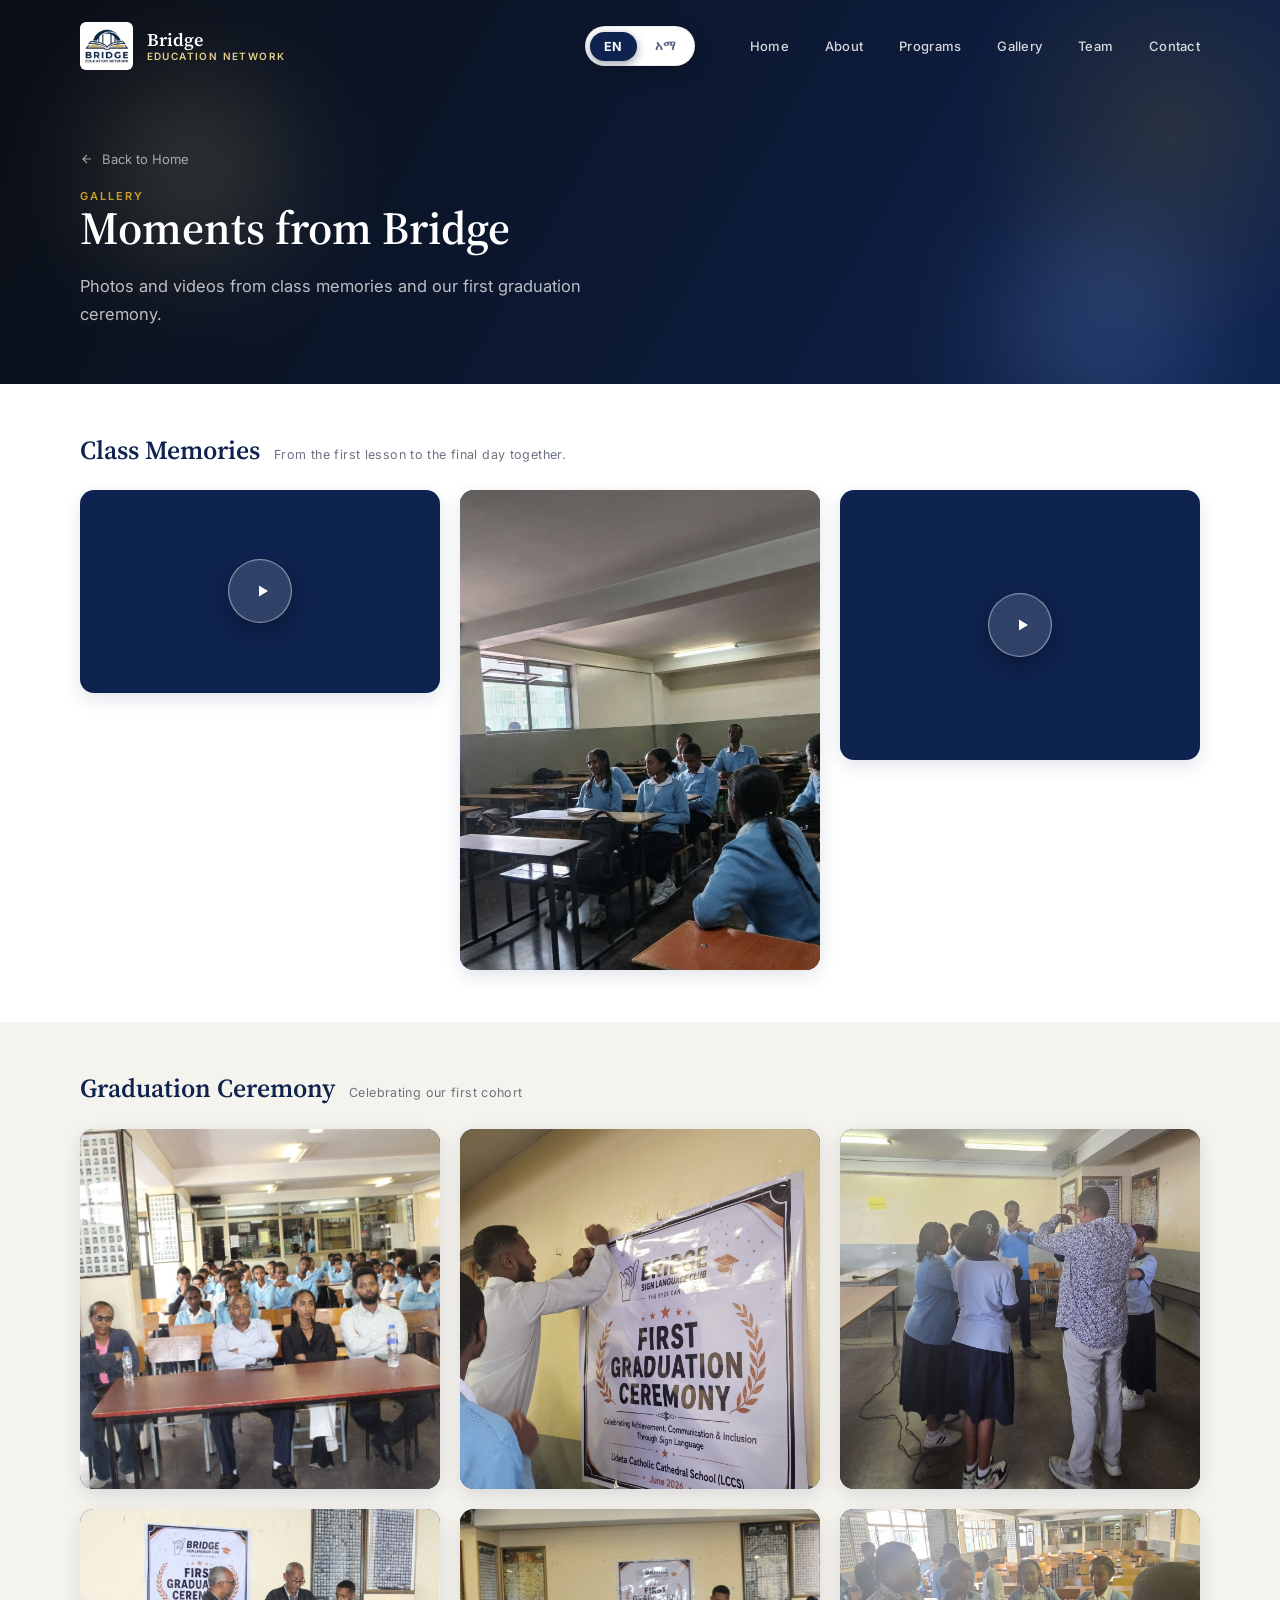
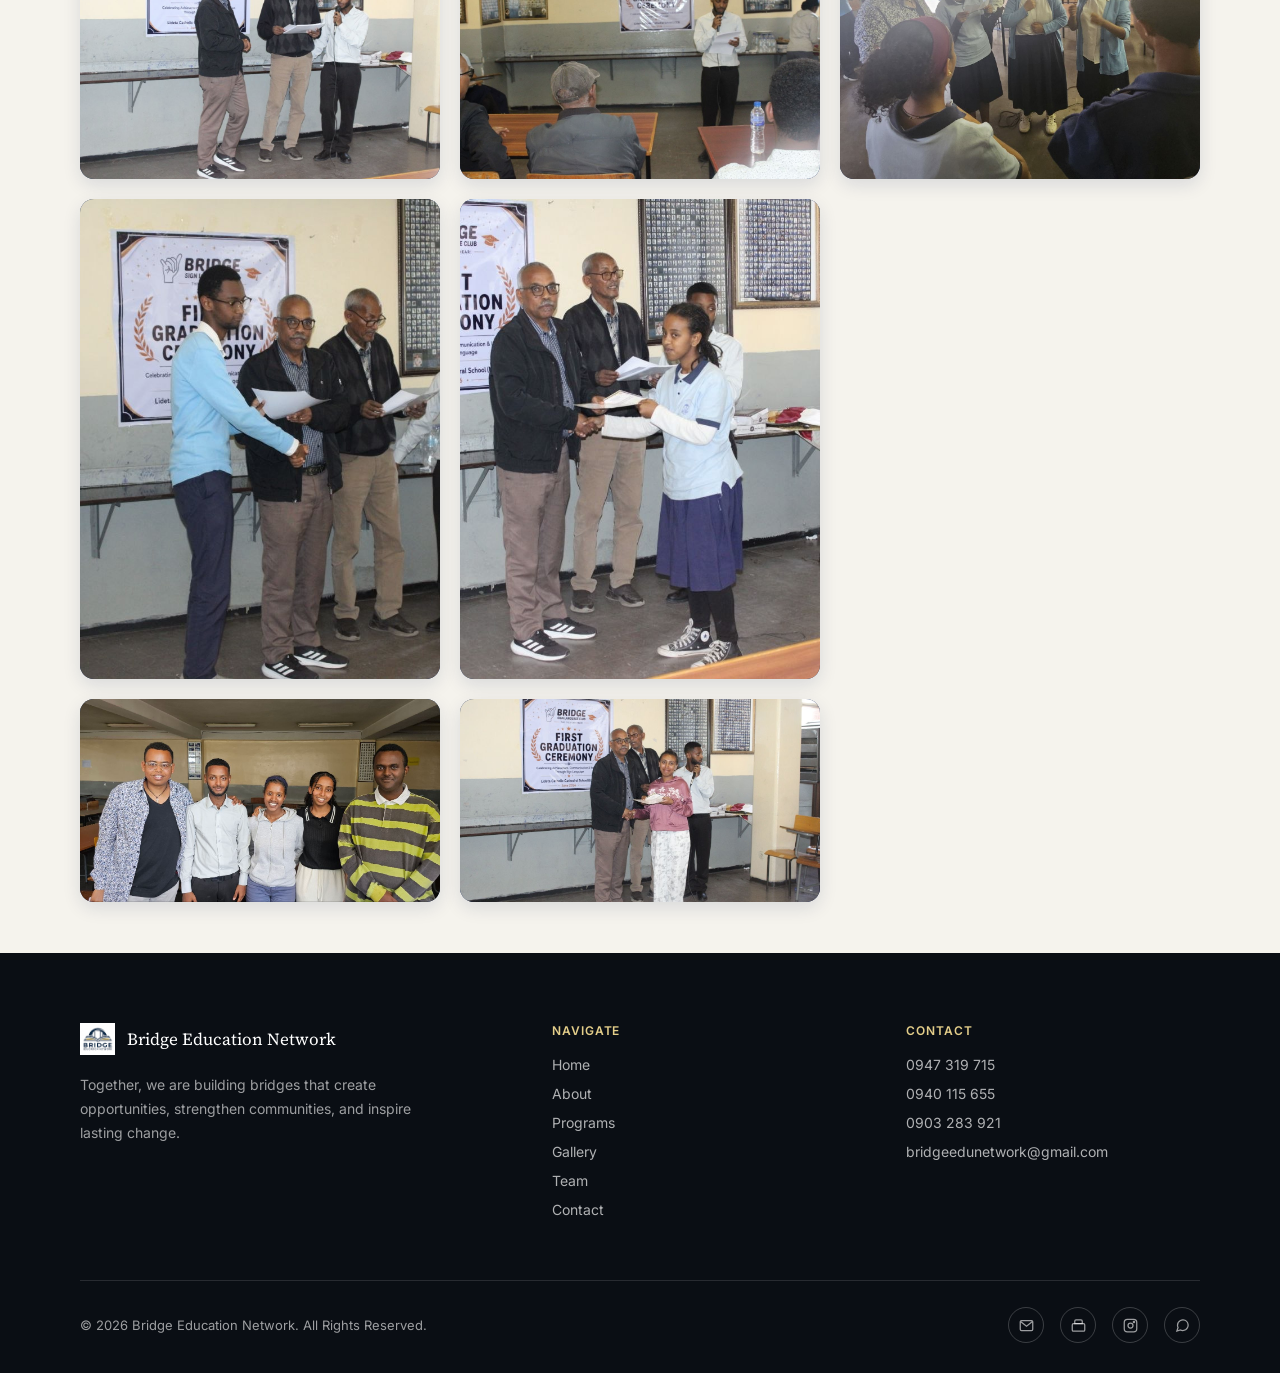
<file: gallery.html>
<!DOCTYPE html>
<html lang="en">
<head>
<meta charset="UTF-8">
<meta name="viewport" content="width=device-width, initial-scale=1.0">
<title>Gallery — Bridge Education Network</title>
<meta name="description" content="Photos from Bridge Education Network's first graduation ceremony and community events.">
<meta property="og:title" content="Gallery — Bridge Education Network">
<meta property="og:image" content="assets/hero-group.jpg">
<meta property="og:type" content="website">
<link rel="icon" type="image/jpeg" href="assets/favicon.jpg">
<link rel="icon" type="image/jpeg" href="assets/logo.jpg">
<link rel="preconnect" href="https://fonts.googleapis.com">
<link rel="preconnect" href="https://fonts.gstatic.com" crossorigin>
<link href="https://fonts.googleapis.com/css2?family=Source+Serif+4:opsz,wght@8..60,400;8..60,500;8..60,600;8..60,700&family=Inter:wght@400;500;600;700&display=swap" rel="stylesheet">
<link rel="stylesheet" href="assets/style.css">
<style>
  .lang-switch{
    display:flex;
    align-items:center;
    gap:4px;
    padding:4px;
    margin-left:18px;
    background:#ffffff;
    border:1px solid rgba(17,27,48,0.08);
    border-radius:999px;
    font-family:'Inter',sans-serif;
    box-shadow:0 6px 20px rgba(0,0,0,0.18), 0 2px 6px rgba(0,0,0,0.10);
  }
  header#siteHeader.scrolled .lang-switch{
    background:#ffffff;
    border-color:rgba(17,27,48,0.10);
    box-shadow:0 4px 14px rgba(17,27,48,0.14), 0 1px 4px rgba(17,27,48,0.08);
  }
  .lang-switch .lang-opt{
    display:inline-flex;
    align-items:center;
    justify-content:center;
    min-width:40px;
    padding:7px 14px;
    font-size:12.5px;
    font-weight:700;
    letter-spacing:.02em;
    text-decoration:none;
    border-radius:999px;
    color:var(--navy, #16233f);
    opacity:.7;
    transition:opacity .2s ease, background .2s ease, color .2s ease, transform .15s ease, box-shadow .2s ease;
  }
  .lang-switch .lang-opt:hover{
    opacity:1;
    transform:translateY(-1px);
    background:rgba(22,35,63,0.08);
  }
  .lang-switch .lang-opt.is-active{
    opacity:1;
    color:#fff;
    background:var(--navy, #16233f);
    box-shadow:0 3px 10px rgba(22,35,63,0.45);
  }
  .lang-switch .lang-opt.is-active:hover{ background:var(--navy, #16233f); }
  @media (max-width:860px){
    .lang-switch{ margin-left:10px; }
    .lang-switch .lang-opt{ padding:6px 11px; font-size:11.5px; min-width:34px; }
  }

  /* --- header layout patch: center lang switch in nav --- */
  header#siteHeader nav{ position:relative; }
  .lang-switch{
    position:absolute;
    left:50%;
    top:50%;
    transform:translate(-50%,-50%);
    margin-left:0;
  }
  @media (max-width:860px){
    .lang-switch{
      position:static;
      transform:none;
      margin-left:auto;
      order:2;
    }
  }
</style>
</head>
<body>

<div id="bridge-progress"><div id="bridge-progress-fill"></div></div>

<header id="siteHeader" class="scrolled">
  <nav>
    <a href="index.html#home" class="brand">
      <img src="assets/logo.jpg" alt="Bridge Education Network logo" onerror="this.style.display='none'">
      <div>
        <span>Bridge</span>
        <small>Education Network</small>
      </div>
    </a>
    <div class="lang-switch" role="group" aria-label="Language switch">
      <a href="gallery.html" class="lang-opt is-active">EN</a>
      <a href="gallery-am.html" class="lang-opt">አማ</a>
    </div>
    <div class="nav-links" id="navLinks">
      <a href="index.html" onclick="closeMenu()">Home</a>
      <a href="about.html" onclick="closeMenu()">About</a>
      <a href="programs.html" onclick="closeMenu()">Programs</a>
      <a href="gallery.html" onclick="closeMenu()">Gallery</a>
      <a href="team.html" onclick="closeMenu()">Team</a>
      <a href="contact.html" onclick="closeMenu()">Contact</a>
    </div>
    <button class="menu-btn" id="menuBtn" aria-label="Open menu">☰</button>
  </nav>
</header>
<div class="nav-overlay" id="navOverlay"></div>

<!-- PAGE HERO -->
<section class="page-hero compact">
  <div class="float-shape s3" style="top:20%;left:8%;"></div>
  <div class="float-shape s2" style="width:200px;height:200px;bottom:-10%;right:6%;"></div>
  <div class="wrap">
    <a href="index.html" class="page-breadcrumb">
      <svg viewBox="0 0 24 24" fill="none" stroke="currentColor" stroke-width="2" aria-hidden="true"><path d="M19 12H5M12 19l-7-7 7-7"/></svg>
      Back to Home
    </a>
    <div class="eyebrow">Gallery</div>
    <h1>Moments from Bridge</h1>
    <p>Photos and videos from class memories and our first graduation ceremony.</p>
  </div>
</section>

<!-- CLASS MEMORIES -->
<section class="masonry-section">
  <div class="wrap">
    <div class="masonry-section-head reveal">
      <h3>Class Memories</h3>
      <span>From the first lesson to the final day together.</span>
    </div>

    <div class="masonry-grid reveal">

      <!-- Video -->
      <div class="masonry-item video-card" style="aspect-ratio:16/9;" data-lightbox="video" data-src="assets/class-video1.mp4" data-caption="Learning Together">
        <video class="preview-video" autoplay muted loop playsinline preload="metadata" aria-hidden="true">
          <source src="assets/class-video1.mp4" type="video/mp4">
        </video>
        <div class="video-play-btn" aria-hidden="true">
          <svg viewBox="0 0 24 24" fill="none" aria-hidden="true"><path d="M9 6.5v11l9-5.5-9-5.5z" fill="currentColor"/></svg>
        </div>
        <div class="gcap">Learning Together</div>
      </div>

      <!-- Photo -->
      <div class="masonry-item" style="aspect-ratio:3/4;" data-lightbox="image" data-src="assets/class1.jpg" data-caption="Class Memories · A Memorable Class">
        <img src="assets/class1.jpg" alt="Class Memories" loading="lazy">
        <div class="gexpand">
          <svg viewBox="0 0 24 24" fill="none" stroke="currentColor" stroke-width="2" aria-hidden="true"><path d="M15 3h6v6M9 21H3v-6M21 3l-7 7M3 21l7-7"/></svg>
        </div>
        <div class="gcap">A Memorable Class</div>
      </div>

      <!-- Video -->
      <div class="masonry-item video-card" style="aspect-ratio:4/3;" data-lightbox="video" data-src="assets/class-video2.mp4" data-caption="Final Day Together">
        <video class="preview-video" autoplay muted loop playsinline preload="metadata" aria-hidden="true">
          <source src="assets/class-video2.mp4" type="video/mp4">
        </video>
        <div class="video-play-btn" aria-hidden="true">
          <svg viewBox="0 0 24 24" fill="none" aria-hidden="true"><path d="M9 6.5v11l9-5.5-9-5.5z" fill="currentColor"/></svg>
        </div>
        <div class="gcap">Final Day Together</div>
      </div>

    </div>
  </div>
</section>
<!-- GRADUATION CEREMONY -->
<section class="masonry-section">
  <div class="wrap">
    <div class="masonry-section-head reveal">
      <h3>Graduation Ceremony</h3>
      <span>Celebrating our first cohort</span>
    </div>

    <div class="masonry-grid reveal">

      <div class="masonry-item" style="aspect-ratio:1/1;" data-lightbox="image" data-src="assets/grad1.jpg" data-caption="Graduation · Moment 1">
        <img src="assets/grad1.jpg" alt="Graduation ceremony 1" style="aspect-ratio:1/1;object-fit:cover;" loading="lazy">
        <div class="gexpand">
          <svg viewBox="0 0 24 24" fill="none" stroke="currentColor" stroke-width="2">
            <path d="M15 3h6v6M9 21H3v-6M21 3l-7 7M3 21l7-7"/>
          </svg>
        </div>
        <div class="gcap">Graduation · Moment 1</div>
      </div>

      <div class="masonry-item" style="aspect-ratio:4/3;" data-lightbox="image" data-src="assets/grad2.jpg" data-caption="Graduation · Moment 2">
        <img src="assets/grad2.jpg" alt="Graduation ceremony 2" style="aspect-ratio:4/3;object-fit:cover;" loading="lazy">
        <div class="gexpand">
          <svg viewBox="0 0 24 24" fill="none" stroke="currentColor" stroke-width="2">
            <path d="M15 3h6v6M9 21H3v-6M21 3l-7 7M3 21l7-7"/>
          </svg>
        </div>
        <div class="gcap">Graduation · Moment 2</div>
      </div>

      <div class="masonry-item" style="aspect-ratio:3/4;" data-lightbox="image" data-src="assets/grad3.jpg" data-caption="Graduation · Moment 3">
        <img src="assets/grad3.jpg" alt="Graduation ceremony 3" style="aspect-ratio:3/4;object-fit:cover;" loading="lazy">
        <div class="gexpand">
          <svg viewBox="0 0 24 24" fill="none" stroke="currentColor" stroke-width="2">
            <path d="M15 3h6v6M9 21H3v-6M21 3l-7 7M3 21l7-7"/>
          </svg>
        </div>
        <div class="gcap">Graduation · Moment 3</div>
      </div>

      <div class="masonry-item" style="aspect-ratio:16/9;" data-lightbox="image" data-src="assets/grad4.jpg" data-caption="Graduation · Moment 4">
        <img src="assets/grad4.jpg" alt="Graduation ceremony 4" style="aspect-ratio:16/9;object-fit:cover;" loading="lazy">
        <div class="gexpand">
          <svg viewBox="0 0 24 24" fill="none" stroke="currentColor" stroke-width="2">
            <path d="M15 3h6v6M9 21H3v-6M21 3l-7 7M3 21l7-7"/>
          </svg>
        </div>
        <div class="gcap">Graduation · Moment 4</div>
      </div>

      <div class="masonry-item" style="aspect-ratio:1/1;" data-lightbox="image" data-src="assets/grad5.jpg" data-caption="Graduation · Moment 5">
        <img src="assets/grad5.jpg" alt="Graduation ceremony 5" style="aspect-ratio:1/1;object-fit:cover;" loading="lazy">
        <div class="gexpand">
          <svg viewBox="0 0 24 24" fill="none" stroke="currentColor" stroke-width="2">
            <path d="M15 3h6v6M9 21H3v-6M21 3l-7 7M3 21l7-7"/>
          </svg>
        </div>
        <div class="gcap">Graduation · Moment 5</div>
      </div>

      <div class="masonry-item" style="aspect-ratio:4/3;" data-lightbox="image" data-src="assets/grad6.jpg" data-caption="Graduation · Moment 6">
        <img src="assets/grad6.jpg" alt="Graduation ceremony 6" style="aspect-ratio:4/3;object-fit:cover;" loading="lazy">
        <div class="gexpand">
          <svg viewBox="0 0 24 24" fill="none" stroke="currentColor" stroke-width="2">
            <path d="M15 3h6v6M9 21H3v-6M21 3l-7 7M3 21l7-7"/>
          </svg>
        </div>
        <div class="gcap">Graduation · Moment 6</div>
      </div>

      <div class="masonry-item" style="aspect-ratio:3/4;" data-lightbox="image" data-src="assets/grad7.jpg" data-caption="Graduation · Moment 7">
        <img src="assets/grad7.jpg" alt="Graduation ceremony 7" style="aspect-ratio:3/4;object-fit:cover;" loading="lazy">
        <div class="gexpand">
          <svg viewBox="0 0 24 24" fill="none" stroke="currentColor" stroke-width="2">
            <path d="M15 3h6v6M9 21H3v-6M21 3l-7 7M3 21l7-7"/>
          </svg>
        </div>
        <div class="gcap">Graduation · Moment 7</div>
      </div>

      <div class="masonry-item" style="aspect-ratio:16/9;" data-lightbox="image" data-src="assets/grad8.jpg" data-caption="Graduation · Moment 8">
        <img src="assets/grad8.jpg" alt="Graduation ceremony 8" style="aspect-ratio:16/9;object-fit:cover;" loading="lazy">
        <div class="gexpand">
          <svg viewBox="0 0 24 24" fill="none" stroke="currentColor" stroke-width="2">
            <path d="M15 3h6v6M9 21H3v-6M21 3l-7 7M3 21l7-7"/>
          </svg>
        </div>
        <div class="gcap">Graduation · Moment 8</div>
      </div>

      <div class="masonry-item" style="aspect-ratio:1/1;" data-lightbox="image" data-src="assets/grad9.jpg" data-caption="Graduation · Moment 9">
        <img src="assets/grad9.jpg" alt="Graduation ceremony 9" style="aspect-ratio:1/1;object-fit:cover;" loading="lazy">
        <div class="gexpand">
          <svg viewBox="0 0 24 24" fill="none" stroke="currentColor" stroke-width="2">
            <path d="M15 3h6v6M9 21H3v-6M21 3l-7 7M3 21l7-7"/>
          </svg>
        </div>
        <div class="gcap">Graduation · Moment 9</div>
      </div>

      <div class="masonry-item" style="aspect-ratio:4/3;" data-lightbox="image" data-src="assets/grad10.jpg" data-caption="Graduation · Moment 10">
        <img src="assets/grad10.jpg" alt="Graduation ceremony 10" style="aspect-ratio:4/3;object-fit:cover;" loading="lazy">
        <div class="gexpand">
          <svg viewBox="0 0 24 24" fill="none" stroke="currentColor" stroke-width="2">
            <path d="M15 3h6v6M9 21H3v-6M21 3l-7 7M3 21l7-7"/>
          </svg>
        </div>
        <div class="gcap">Graduation · Moment 10</div>
      </div>

    </div>
  </div>
</section>



<div class="lightbox" id="lightbox" role="dialog" aria-modal="true" aria-label="Media viewer" aria-hidden="true">
  <div class="lightbox-backdrop" id="lightboxBackdrop"></div>

  <button class="lightbox-close" id="lightboxClose" aria-label="Close">
    <svg viewBox="0 0 24 24" fill="none" stroke="currentColor" stroke-width="2" aria-hidden="true"><path d="M18 6L6 18M6 6l12 12"/></svg>
  </button>
  <button class="lightbox-nav prev" id="lightboxPrev" aria-label="Previous">
    <svg viewBox="0 0 24 24" fill="none" stroke="currentColor" stroke-width="2" aria-hidden="true"><path d="M15 18l-6-6 6-6"/></svg>
  </button>

  <div class="lightbox-stage">
    <div class="lightbox-media-wrap" id="lightboxMediaWrap">
      <div class="lightbox-spinner" id="lightboxSpinner" aria-hidden="true"></div>
      <img id="lightboxImg" class="lightbox-media" alt="" draggable="false">
      <video id="lightboxVideo" class="lightbox-media" playsinline controls></video>
    </div>
    <div class="lightbox-caption" id="lightboxCaption"></div>
  </div>

  <button class="lightbox-nav next" id="lightboxNext" aria-label="Next">
    <svg viewBox="0 0 24 24" fill="none" stroke="currentColor" stroke-width="2" aria-hidden="true"><path d="M9 18l6-6-6-6"/></svg>
  </button>
</div>

<footer>
  <div class="wrap">
    <div class="footer-top">
      <div>
        <div class="footer-brand">
          <img src="assets/logo.jpg" alt="Bridge logo" onerror="this.style.display='none'">
          <span>Bridge Education Network</span>
        </div>
        <p>Together, we are building bridges that create opportunities, strengthen communities, and inspire lasting change.</p>
      </div>
      <div class="footer-col">
        <h5>Navigate</h5>
        <a href="index.html">Home</a>
        <a href="about.html">About</a>
        <a href="programs.html">Programs</a>
        <a href="gallery.html">Gallery</a>
        <a href="team.html">Team</a>
        <a href="contact.html">Contact</a>
      </div>
      <div class="footer-col">
        <h5>Contact</h5>
          <a href="tel:+251947319715">0947 319 715</a>
        <a href="tel:+519940115655">0940 115 655</a>
        <a href="tel:+251903283921">0903 283 921</a>
        <a href="mailto:bridgeedunetwork@gmail.com">bridgeedunetwork@gmail.com</a>
      </div>
    </div>
    <div class="footer-bottom">
      <span>© 2026 Bridge Education Network. All Rights Reserved.</span>
      <div class="footer-social">
        <a href="mailto:bridgeedunetwork@gmail.com" aria-label="Email"><svg viewBox="0 0 24 24" fill="none" stroke="currentColor" stroke-width="2" aria-hidden="true"><rect x="2" y="4" width="20" height="16" rx="2"/><path d="M3 6l9 7 9-7"/></svg></a>
        <a href="https://www.linkedin.com/in/bridge-education-network-707793424/" target="_blank" rel="noopener" aria-label="LinkedIn"><svg viewBox="0 0 24 24" fill="none" stroke="currentColor" stroke-width="2" aria-hidden="true"><rect x="2" y="9" width="20" height="12" rx="2"/><path d="M16 3H8a2 2 0 00-2 2v4h12V5a2 2 0 00-2-2z"/></svg></a>
        <a href="https://www.instagram.com/bridge_education_network/" target="_blank" rel="noopener" aria-label="Instagram"><svg viewBox="0 0 24 24" fill="none" stroke="currentColor" stroke-width="2" aria-hidden="true"><rect x="2" y="2" width="20" height="20" rx="5"/><circle cx="12" cy="12" r="4"/><circle cx="17.5" cy="6.5" r="1"/></svg></a>
        <a href="https://wa.me/251947319715" target="_blank" rel="noopener" aria-label="WhatsApp"><svg viewBox="0 0 24 24" fill="none" stroke="currentColor" stroke-width="2" aria-hidden="true"><path d="M21 11.5a8.38 8.38 0 01-.9 3.8 8.5 8.5 0 01-7.6 4.7 8.38 8.38 0 01-3.8-.9L3 21l1.9-5.7a8.38 8.38 0 01-.9-3.8 8.5 8.5 0 014.7-7.6 8.38 8.38 0 013.8-.9h.5a8.48 8.48 0 018 8v.5z"/></svg></a>
      </div>
    </div>
  </div>
</footer>

<script>
  const header = document.getElementById('siteHeader');
  const progressFill = document.getElementById('bridge-progress-fill');
  window.addEventListener('scroll', () => {
    if(!header) return;
    header.classList.toggle('scrolled', window.scrollY > 40);
    const h = document.documentElement;
    const pct = (h.scrollTop) / (h.scrollHeight - h.clientHeight) * 100;
    if(progressFill) progressFill.style.width = pct + '%';
  });

  const menuBtn = document.getElementById('menuBtn');
  const navLinks = document.getElementById('navLinks');
  const navOverlay = document.getElementById('navOverlay');
  function closeMenu(){
    if(navLinks) navLinks.classList.remove('open');
    if(navOverlay) navOverlay.classList.remove('open');
    if(menuBtn){
      menuBtn.textContent = '☰';
      menuBtn.setAttribute('aria-label', 'Open menu');
    }
  }
  if(menuBtn && navLinks && navOverlay){
    menuBtn.addEventListener('click', () => {
      const isOpen = navLinks.classList.toggle('open');
      navOverlay.classList.toggle('open', isOpen);
      menuBtn.textContent = isOpen ? '✕' : '☰';
      menuBtn.setAttribute('aria-label', isOpen ? 'Close menu' : 'Open menu');
    });
    navOverlay.addEventListener('click', closeMenu);
  }
  document.addEventListener('keydown', (e) => { if(e.key === 'Escape') closeMenu(); });

  const revealEls = document.querySelectorAll('.reveal');
  const io = new IntersectionObserver((entries) => {
    entries.forEach(e => { if(e.isIntersecting){ e.target.classList.add('in-view'); } });
  }, { threshold: 0.1 });
  revealEls.forEach(el => io.observe(el));

  const prefersReducedMotion = window.matchMedia('(prefers-reduced-motion: reduce)').matches;

  /* ---------- STAGGERED REVEAL for individual gallery items ---------- */
  document.querySelectorAll('.masonry-grid').forEach(grid => {
    const items = grid.querySelectorAll('.masonry-item');
    items.forEach((item, i) => {
      item.style.transitionDelay = prefersReducedMotion ? '0s' : `${Math.min(i * 70, 420)}ms`;
    });
  });
  const itemIO = new IntersectionObserver((entries) => {
    entries.forEach(e => { if(e.isIntersecting){ e.target.classList.add('item-in-view'); itemIO.unobserve(e.target); } });
  }, { threshold: 0.12 });
  document.querySelectorAll('.masonry-item').forEach(el => itemIO.observe(el));

  /* ---------- Fade images in once loaded (polished loading transition) ---------- */
  document.querySelectorAll('.masonry-item img').forEach(img => {
    if(img.complete){ img.classList.add('is-loaded'); }
    else{
      img.addEventListener('load', () => img.classList.add('is-loaded'));
      img.addEventListener('error', () => img.classList.add('is-loaded'));
    }
  });

  /* ---------- Subtle magnetic tilt on hover (desktop only, respects reduced motion) ---------- */
  if(!prefersReducedMotion && window.matchMedia('(hover: hover) and (pointer: fine)').matches){
    document.querySelectorAll('.masonry-item').forEach(item => {
      const playBtn = item.querySelector('.video-play-btn');
      item.addEventListener('mousemove', (e) => {
        const rect = item.getBoundingClientRect();
        const px = (e.clientX - rect.left) / rect.width - 0.5;
        const py = (e.clientY - rect.top) / rect.height - 0.5;
        item.style.setProperty('--tiltX', (py * -6).toFixed(2) + 'deg');
        item.style.setProperty('--tiltY', (px * 6).toFixed(2) + 'deg');
        // Magnetic pull: the play button drifts gently toward the cursor
        if(playBtn){
          playBtn.style.transform = `translate(calc(-50% + ${(px * 14).toFixed(1)}px), calc(-50% + ${(py * 14).toFixed(1)}px)) scale(1.12)`;
        }
      });
      item.addEventListener('mouseleave', () => {
        item.style.setProperty('--tiltX', '0deg');
        item.style.setProperty('--tiltY', '0deg');
        if(playBtn) playBtn.style.transform = '';
      });
    });
  }

  /* ============================================================
     UNIFIED LIGHTBOX — supports both images and videos
     Media list is built directly from the gallery DOM order, so
     it always matches whatever items exist on the page.
     ============================================================ */
  const mediaEls = Array.from(document.querySelectorAll('.masonry-item[data-lightbox]'));
  const mediaItems = mediaEls.map(el => ({
    type: el.dataset.lightbox,
    src: el.dataset.src,
    caption: el.dataset.caption || ''
  }));

  let currentImg = 0;
  let lastTrigger = null;
  let touchStartX = 0;

  const lightbox = document.getElementById('lightbox');
  const lightboxBackdrop = document.getElementById('lightboxBackdrop');
  const lightboxMediaWrap = document.getElementById('lightboxMediaWrap');
  const lightboxSpinner = document.getElementById('lightboxSpinner');
  const lightboxImg = document.getElementById('lightboxImg');
  const lightboxVideo = document.getElementById('lightboxVideo');
  const lightboxCaption = document.getElementById('lightboxCaption');
  const lightboxClose = document.getElementById('lightboxClose');
  const lightboxPrev = document.getElementById('lightboxPrev');
  const lightboxNext = document.getElementById('lightboxNext');

  // Make every gallery item keyboard-accessible and clickable
  mediaEls.forEach((el, i) => {
    el.setAttribute('tabindex', '0');
    el.setAttribute('role', 'button');
    const kind = el.dataset.lightbox === 'video' ? 'Play video' : 'View image';
    el.setAttribute('aria-label', `${kind}: ${el.dataset.caption || ''}`);
    el.addEventListener('click', () => openLightbox(i, el));
    el.addEventListener('keydown', (e) => {
      if(e.key === 'Enter' || e.key === ' '){ e.preventDefault(); openLightbox(i, el); }
    });
  });

  function openLightbox(i, triggerEl){
    currentImg = i;
    lastTrigger = triggerEl || document.activeElement;
    updateLightbox();
    lightbox.classList.add('open');
    lightbox.setAttribute('aria-hidden', 'false');
    document.body.style.overflow = 'hidden';
    lightboxClose.focus();
  }

  function closeLightbox(){
    lightbox.classList.remove('open');
    lightbox.setAttribute('aria-hidden', 'true');
    document.body.style.overflow = '';
    // Fully stop playback — don't just pause, drop the source too
    lightboxVideo.pause();
    lightboxVideo.removeAttribute('src');
    lightboxVideo.load();
    if(lastTrigger) lastTrigger.focus();
  }

  function navLightbox(dir){
    currentImg = (currentImg + dir + mediaItems.length) % mediaItems.length;
    updateLightbox();
  }

  function updateLightbox(){
    const item = mediaItems[currentImg];
    if(!item) return;
    lightboxMediaWrap.classList.add('is-loading');

    // Always stop any existing video before swapping media
    lightboxVideo.pause();

    if(item.type === 'video'){
      lightboxImg.classList.remove('is-active');
      lightboxImg.removeAttribute('src');
      lightboxVideo.classList.add('is-active');
      lightboxVideo.src = item.src;
      lightboxVideo.currentTime = 0;
      lightboxVideo.load();
      const tryPlay = () => lightboxVideo.play().catch(() => {});
      lightboxVideo.oncanplay = () => { lightboxMediaWrap.classList.remove('is-loading'); tryPlay(); };
    } else {
      lightboxVideo.classList.remove('is-active');
      lightboxVideo.removeAttribute('src');
      lightboxVideo.load();
      lightboxImg.classList.add('is-active');
      lightboxImg.onload = () => lightboxMediaWrap.classList.remove('is-loading');
      lightboxImg.onerror = () => lightboxMediaWrap.classList.remove('is-loading');
      lightboxImg.src = item.src;
      lightboxImg.alt = item.caption;
    }

    // Animated caption swap
    lightboxCaption.classList.remove('show');
    window.setTimeout(() => {
      lightboxCaption.textContent = item.caption;
      lightboxCaption.classList.add('show');
    }, prefersReducedMotion ? 0 : 120);
  }

  lightboxClose.addEventListener('click', closeLightbox);
  lightboxBackdrop.addEventListener('click', closeLightbox);
  lightboxPrev.addEventListener('click', () => navLightbox(-1));
  lightboxNext.addEventListener('click', () => navLightbox(1));

  document.addEventListener('keydown', (e) => {
    if(!lightbox.classList.contains('open')) return;
    if(e.key === 'Escape') closeLightbox();
    if(e.key === 'ArrowRight') navLightbox(1);
    if(e.key === 'ArrowLeft') navLightbox(-1);
    // Focus trap: keep Tab cycling within the lightbox controls
    if(e.key === 'Tab'){
      const focusable = [lightboxClose, lightboxPrev, lightboxNext];
      const first = focusable[0];
      const last = focusable[focusable.length - 1];
      if(e.shiftKey && document.activeElement === first){
        e.preventDefault(); last.focus();
      } else if(!e.shiftKey && document.activeElement === last){
        e.preventDefault(); first.focus();
      }
    }
  });

  // Basic swipe support for mobile
  lightbox.addEventListener('touchstart', (e) => { touchStartX = e.changedTouches[0].clientX; }, { passive: true });
  lightbox.addEventListener('touchend', (e) => {
    const dx = e.changedTouches[0].clientX - touchStartX;
    if(Math.abs(dx) > 50) navLightbox(dx > 0 ? -1 : 1);
  }, { passive: true });
</script>

</body>
</html>
</file>
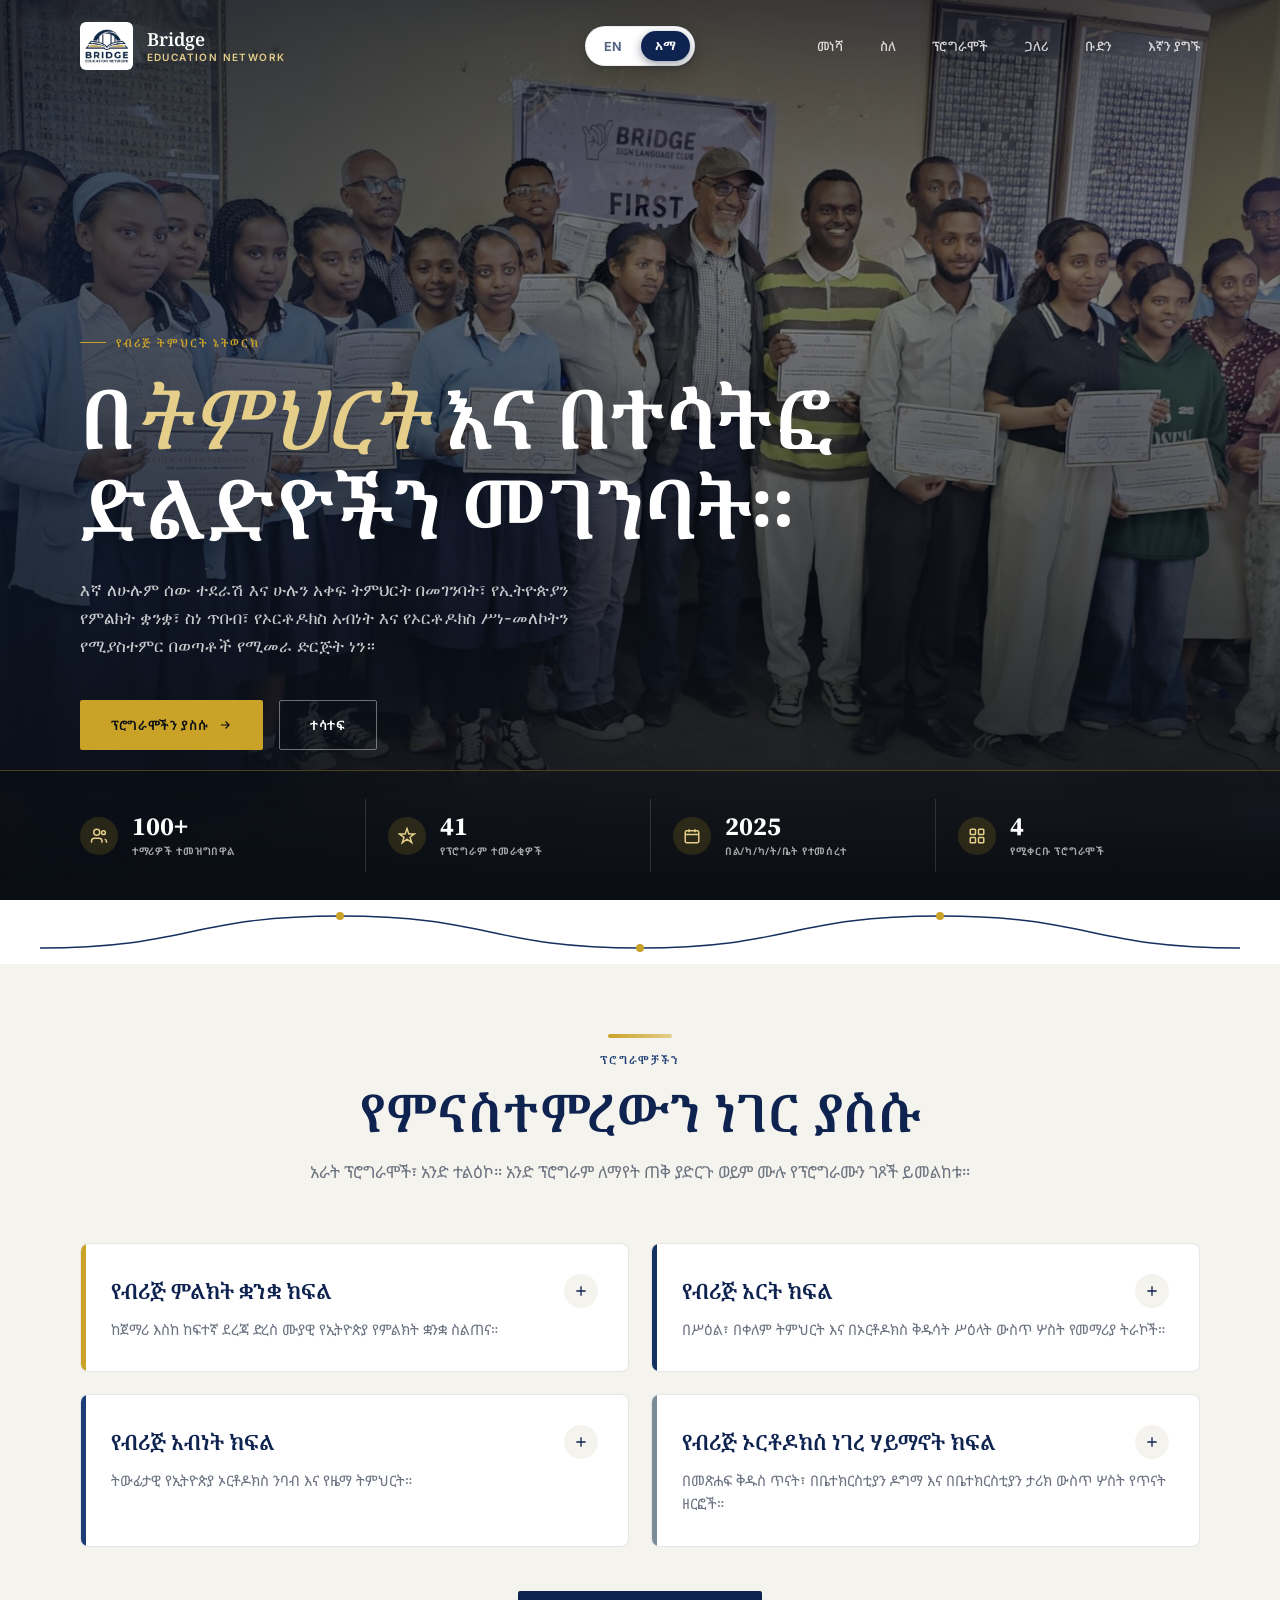
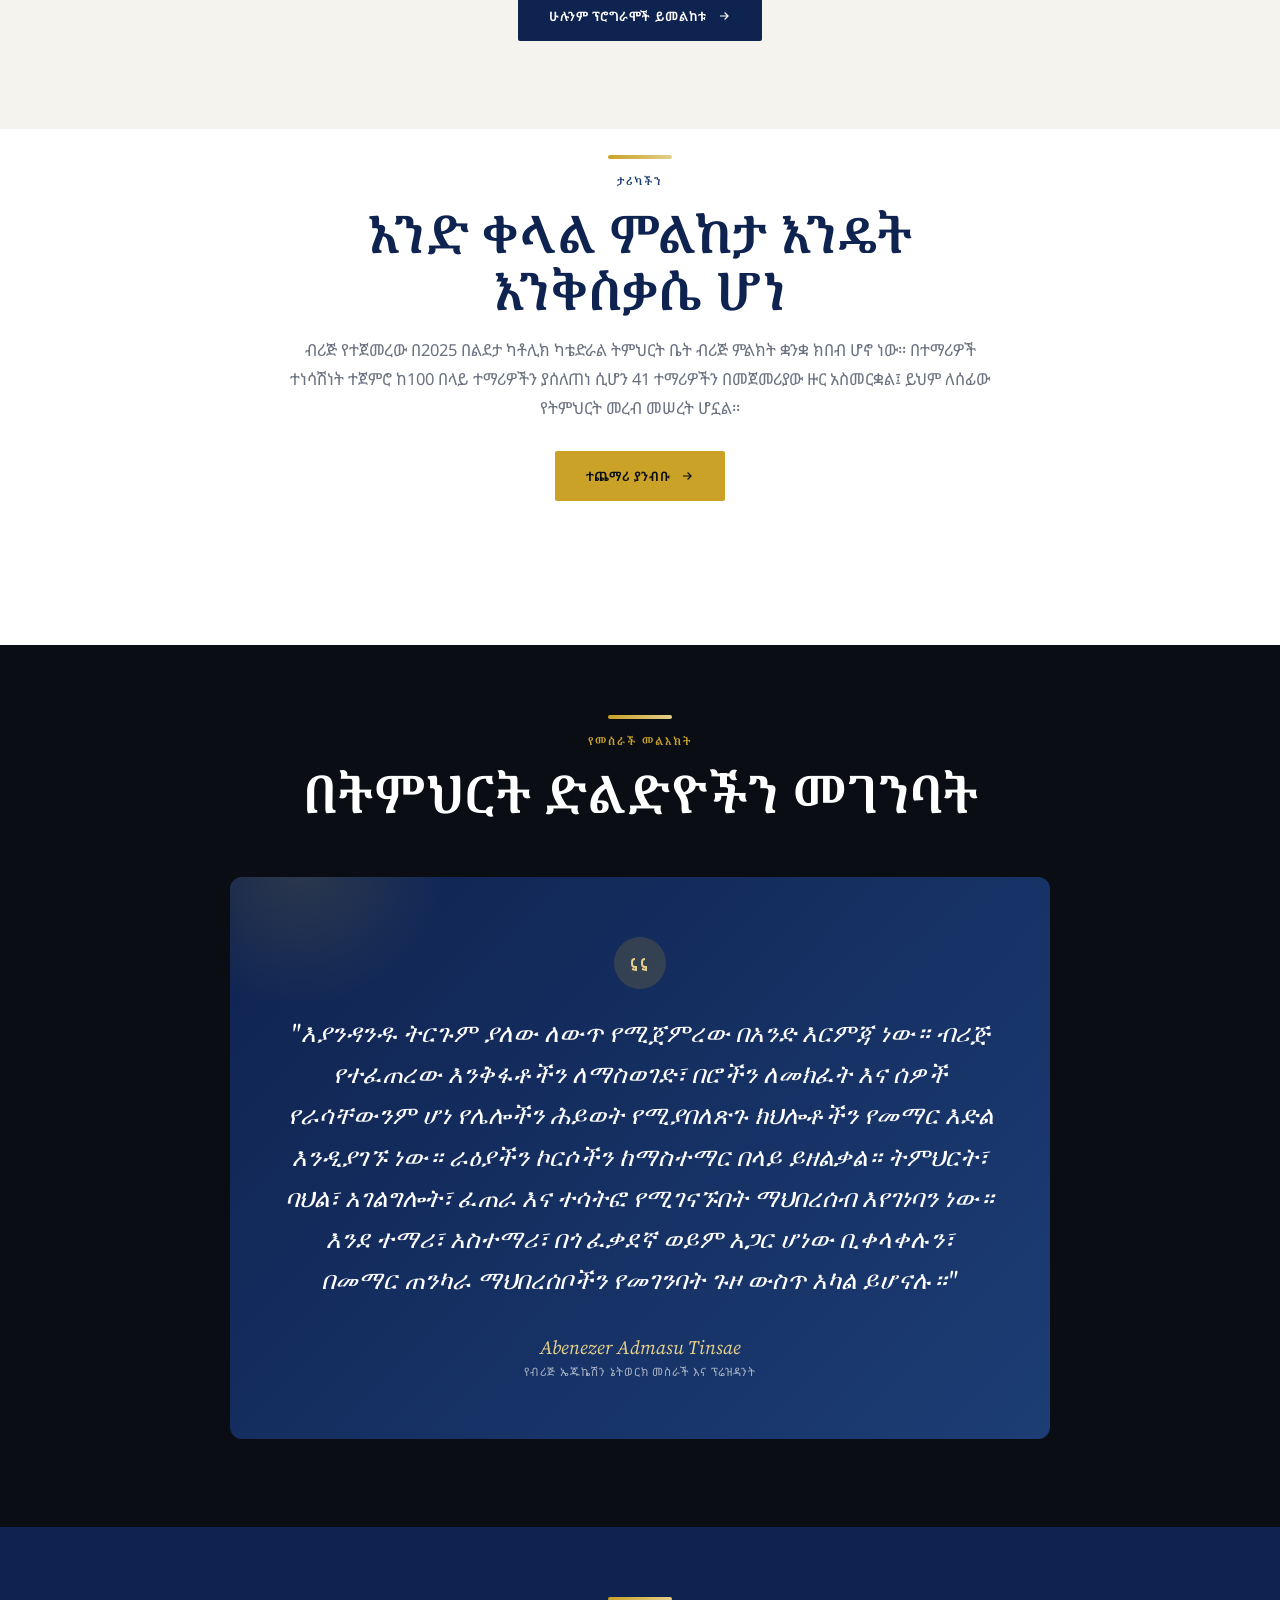
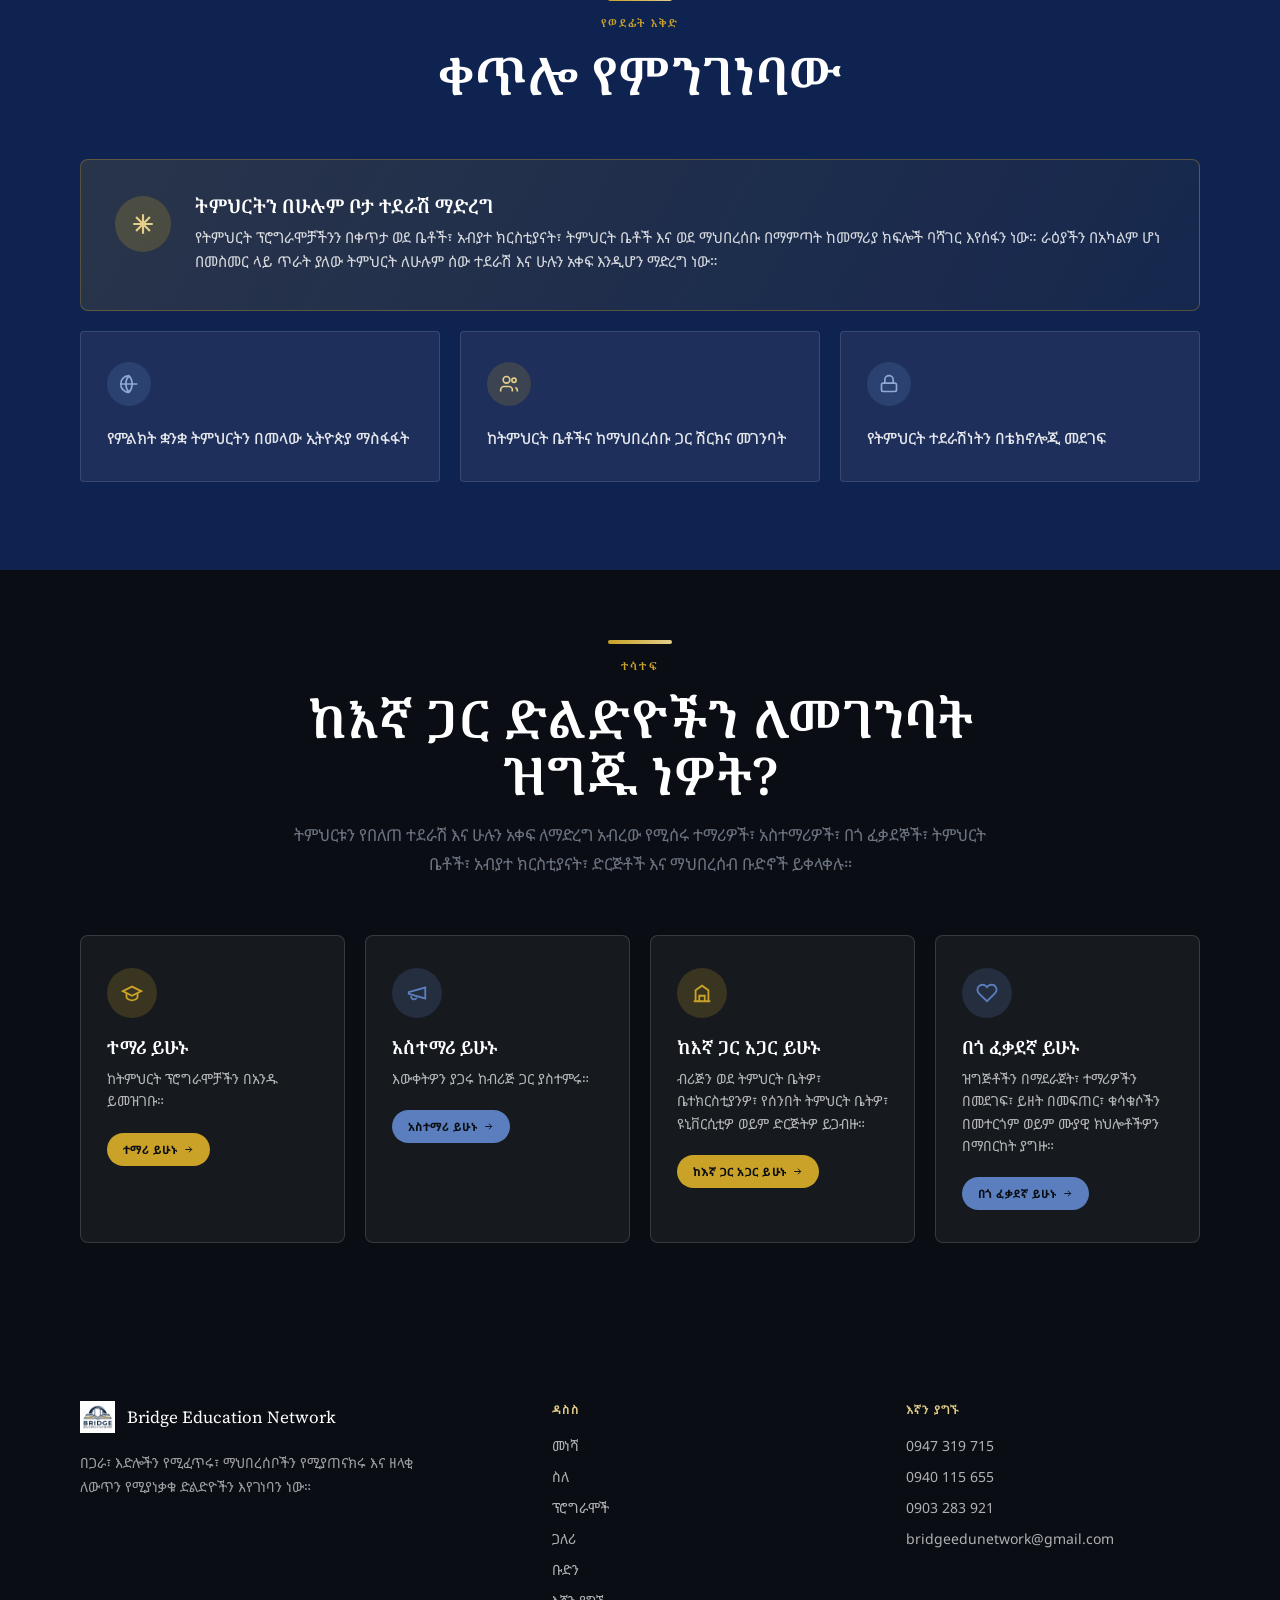
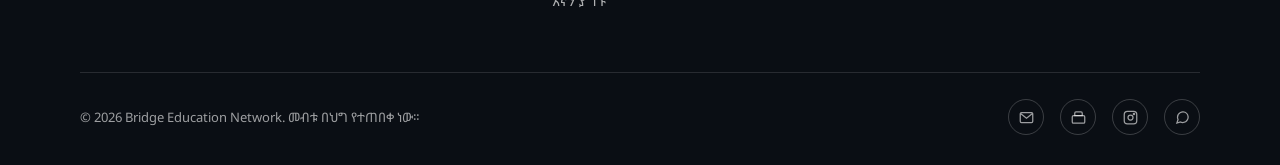
<file: index-am.html>
<!DOCTYPE html>
<html lang="am">
<head>
<meta charset="UTF-8">
<meta name="viewport" content="width=device-width, initial-scale=1.0">
<title>ብሪጅ የትምህርት ኔትወርክ</title>
<meta name="description" content="በኢትዮጵያ ውስጥ ተደራሽ እና ሁሉን አቀፍ ትምህርት በምልክት ቋንቋ፣ በስነ ጥበብ፣ በኦርቶዶክስ አብነት እና በነገረ ሃይማኖት የሚያስተምር በወጣቶች የሚመራ ድርጅት።">

<meta property="og:description" content="በትምህርት እና በተሳትፎ ድልድዮችን መገንባት — ለሁሉም ሰው የምልክት ቋንቋ፣ ስነ ጥበብ፣ የኦርቶዶክስ አብነት እና ነገረ ሃይማኖት ፕሮግራሞች።">
<meta property="og:image" content="assets/hero-group.jpg">
<meta property="og:type" content="website">
<link rel="icon" type="image/jpeg" href="assets/favicon.jpg">
<link rel="icon" type="image/jpeg" href="assets/logo.jpg">
<link rel="preconnect" href="https://fonts.googleapis.com">
<link rel="preconnect" href="https://fonts.gstatic.com" crossorigin>
<link href="https://fonts.googleapis.com/css2?family=Source+Serif+4:opsz,wght@8..60,400;8..60,500;8..60,600;8..60,700&family=Inter:wght@400;500;600;700&family=Noto+Serif+Ethiopic:wght@400;500;600;700&family=Noto+Sans+Ethiopic:wght@400;500;600;700&display=swap" rel="stylesheet">
<link rel="stylesheet" href="assets/style.css">
<style>
  header#siteHeader nav{ position:relative; }
  .lang-switch{
    display:flex;
    align-items:center;
    gap:4px;
    padding:4px;
    position:absolute;
    left:50%;
    top:50%;
    transform:translate(-50%,-50%);
    background:#ffffff;
    border:1px solid rgba(17,27,48,0.08);
    border-radius:999px;
    font-family:'Inter',sans-serif;
    box-shadow:0 6px 20px rgba(0,0,0,0.18), 0 2px 6px rgba(0,0,0,0.10);
  }
  header#siteHeader.scrolled .lang-switch{
    background:#ffffff;
    border-color:rgba(17,27,48,0.10);
    box-shadow:0 4px 14px rgba(17,27,48,0.14), 0 1px 4px rgba(17,27,48,0.08);
  }
  .lang-switch .lang-opt{
    display:inline-flex;
    align-items:center;
    justify-content:center;
    min-width:40px;
    padding:7px 14px;
    font-size:12.5px;
    font-weight:700;
    letter-spacing:.02em;
    text-decoration:none;
    border-radius:999px;
    color:var(--navy, #16233f);
    opacity:.7;
    transition:opacity .2s ease, background .2s ease, color .2s ease, transform .15s ease, box-shadow .2s ease;
  }
  .lang-switch .lang-opt:hover{
    opacity:1;
    transform:translateY(-1px);
    background:rgba(22,35,63,0.08);
  }
  .lang-switch .lang-opt.is-active{
    opacity:1;
    color:#fff;
    background:var(--navy, #16233f);
    box-shadow:0 3px 10px rgba(22,35,63,0.45);
  }
  .lang-switch .lang-opt.is-active:hover{ background:var(--navy, #16233f); }
  @media (max-width:860px){
    .lang-switch{ position:static; transform:none; margin-left:auto; order:2; }
    .lang-switch .lang-opt{ padding:6px 11px; font-size:11.5px; min-width:34px; }
  }
  body{ font-family:'Noto Sans Ethiopic', var(--sans, 'Inter'), sans-serif; }
  h1,h2,h3,h4,.brand span,.eyebrow{ font-family:'Noto Serif Ethiopic', var(--serif, 'Source Serif 4'), serif; }
</style>
</head>
<body>

<div id="bridge-progress"><div id="bridge-progress-fill"></div></div>

<header id="siteHeader">
  <nav>
    <a href="index.html#home" class="brand">
      <img src="assets/logo.jpg" alt="Bridge Education Network logo" onerror="this.style.display='none'">
      <div>
        <span>Bridge</span>
        <small>Education Network</small>
      </div>
    </a>
    <div class="lang-switch" role="group" aria-label="ቋንቋ ይቀይሩ / Language switch">
      <a href="index.html" class="lang-opt">EN</a>
      <a href="index-am.html" class="lang-opt is-active">አማ</a>
    </div>
    <div class="nav-links" id="navLinks">
      <a href="index-am.html" onclick="closeMenu()">መነሻ</a>
      <a href="about-am.html" onclick="closeMenu()">ስለ</a>
      <a href="programs-am.html" onclick="closeMenu()">ፕሮግራሞች</a>
      <a href="gallery-am.html" onclick="closeMenu()">ጋለሪ</a>
      <a href="team-am.html" onclick="closeMenu()">ቡድን</a>
      <a href="contact-am.html" onclick="closeMenu()">እኛን ያግኙ</a>
    </div>
    <button class="menu-btn" id="menuBtn" aria-label="ምናሌ ክፈት">☰</button>
  </nav>
</header>
<div class="nav-overlay" id="navOverlay"></div>

<!-- HERO -->
<section class="hero" id="home">
  <div class="hero-bg"></div>
  <div class="hero-scrim"></div>
  <div class="hero-content">
    <div class="eyebrow">የብሪጅ ትምህርት ኔትወርክ</div>
    <h1>በ<em>ትምህርት</em> እና በተሳትፎ ድልድዮችን መገንባት።</h1>
    <p class="hero-sub">እኛ ለሁሉም ሰው ተደራሽ እና ሁሉን አቀፍ ትምህርት በመገንባት፣ የኢትዮጵያን የምልክት ቋንቋ፣ ስነ ጥበብ፣ የኦርቶዶክስ አብነት እና የኦርቶዶክስ ሥነ-መለኮትን የሚያስተምር በወጣቶች የሚመራ ድርጅት ነን።</p>
    <div class="hero-actions">
      <a href="programs-am.html" class="btn btn-primary">ፕሮግራሞችን ያስሱ <svg viewBox="0 0 24 24" fill="none" stroke="currentColor" stroke-width="2" aria-hidden="true"><path d="M5 12h14M13 6l6 6-6 6"/></svg></a>
      <a href="#involved" class="btn btn-outline">ተሳተፍ</a>
    </div>
  </div>
  <div class="hero-stats">
    <div class="hero-stats-inner">
      <div class="stat">
        <div class="stat-icon"><svg viewBox="0 0 24 24" fill="none" stroke="currentColor" stroke-width="2" aria-hidden="true"><circle cx="9" cy="7" r="4"/><path d="M2 21v-2a4 4 0 014-4h6a4 4 0 014 4v2"/><circle cx="18" cy="7.5" r="2.5"/><path d="M22 21v-1.5a3.5 3.5 0 00-2.5-3.36"/></svg></div>
        <div><div class="num counter-num" data-target="100" data-suffix="+">0</div><div class="lbl">ተማሪዎች ተመዝግበዋል</div></div>
      </div>
      <div class="stat">
        <div class="stat-icon"><svg viewBox="0 0 24 24" fill="none" stroke="currentColor" stroke-width="2" aria-hidden="true"><path d="M12 2l2.4 7.2H22l-6 4.4 2.3 7.2-6.3-4.5L5.7 21l2.3-7.2-6-4.4h7.6z"/></svg></div>
        <div><div class="num counter-num" data-target="41" data-suffix="">0</div><div class="lbl">የፕሮግራም ተመራቂዎች</div></div>
      </div>
      <div class="stat">
        <div class="stat-icon"><svg viewBox="0 0 24 24" fill="none" stroke="currentColor" stroke-width="2" aria-hidden="true"><rect x="3" y="5" width="18" height="16" rx="2"/><path d="M16 3v4M8 3v4M3 10h18"/></svg></div>
        <div><div class="num">2025</div><div class="lbl">በል/ካ/ካ/ት/ቤት የተመሰረተ</div></div>
      </div>
      <div class="stat">
        <div class="stat-icon"><svg viewBox="0 0 24 24" fill="none" stroke="currentColor" stroke-width="2" aria-hidden="true"><rect x="3" y="3" width="7" height="7" rx="1"/><rect x="14" y="3" width="7" height="7" rx="1"/><rect x="3" y="14" width="7" height="7" rx="1"/><rect x="14" y="14" width="7" height="7" rx="1"/></svg></div>
        <div><div class="num counter-num" data-target="4" data-suffix="">0</div><div class="lbl">የሚቀርቡ ፕሮግራሞች</div></div>
      </div>
    </div>
  </div>
</section>

<div class="bridge-divider" id="bridgeDivider">
  <svg viewBox="0 0 1200 64" preserveAspectRatio="none" aria-hidden="true">
    <path d="M0,48 C150,48 150,16 300,16 C450,16 450,48 600,48 C750,48 750,16 900,16 C1050,16 1050,48 1200,48" />
    <circle cx="300" cy="16" r="4"/>
    <circle cx="600" cy="48" r="4"/>
    <circle cx="900" cy="16" r="4"/>
  </svg>
</div>

<!-- OUR PROGRAMS -->
<section class="section section-parchment" id="programs">
  <div class="wrap">
    <div class="head-lg reveal">
      <div class="eyebrow dark">ፕሮግራሞቻችን</div>
      <h2>የምናስተምረውን ነገር ያስሱ</h2>
      <p>አራት ፕሮግራሞች፣ አንድ ተልዕኮ። አንድ ፕሮግራም ለማየት ጠቅ ያድርጉ ወይም ሙሉ የፕሮግራሙን ገጾች ይመልከቱ።</p>
    </div>
    <div class="summary-programs-grid reveal-stagger">
      <div class="summary-card" onclick="this.classList.toggle('expanded')">
        <div class="summary-card-top">
          <h3>የብሪጅ ምልክት ቋንቋ ክፍል</h3>
          <div class="summary-toggle"><svg viewBox="0 0 24 24" fill="none" stroke="currentColor" stroke-width="2" aria-hidden="true"><path d="M12 5v14M5 12h14"/></svg></div>
        </div>
        <p class="summary-desc">ከጀማሪ እስከ ከፍተኛ ደረጃ ድረስ ሙያዊ የኢትዮጵያ የምልክት ቋንቋ ስልጠና።</p>
        <div class="summary-body">
          <div class="summary-body-inner">
            <h5>ምንድን ነው?</h5>
            <p>ከጀማሪ እስከ ከፍተኛ ደረጃ ድረስ ሙያዊ የኢትዮጵያ የምልክት ቋንቋ ስልጠና፣ መስማት የተሳናቸውን እና የመስማት ችሎታ ያላቸው ማህበረሰቦች መካከል ግንኙነትን ለማጠናከር ይረዳል።</p>
            <h5>ለማን ነው</h5>
            <p>ሁሉም ሰው።</p>
            <h5>የመማሪያ ዘዴዎች</h5>
            <ul>
              <li>የመስመር ላይ ክፍሎች</li>
              <li>ከቤት ወደ ቤት ክፍሎች</li>
              <li>ትምህርት ቤቶች እና ድርጅቶች</li>
            </ul>
            <h5>ተለዋዋጭ መርሃ ግብር</h5>
            <p>በራስ ፍጥነት የሚማሩ — ቋሚ የቡድን መጀመሪያ ቀናት የሉም። ከአስተማሪዎ ጋር በቀጥታ መርሃ ግብርዎን ያዘጋጃሉ።</p>
            <a href="programs-am.html#sign-language" class="summary-learnmore">ተጨማሪ ይወቁ <svg viewBox="0 0 24 24" fill="none" stroke="currentColor" stroke-width="2" aria-hidden="true"><path d="M5 12h14M13 6l6 6-6 6"/></svg></a>
          </div>
        </div>
      </div>
      <div class="summary-card" onclick="this.classList.toggle('expanded')">
        <div class="summary-card-top">
          <h3>የብሪጅ አርት ክፍል</h3>
          <div class="summary-toggle"><svg viewBox="0 0 24 24" fill="none" stroke="currentColor" stroke-width="2" aria-hidden="true"><path d="M12 5v14M5 12h14"/></svg></div>
        </div>

        <p class="summary-desc">በሥዕል፣ በቀለም ትምህርት እና በኦርቶዶክስ ቅዱሳት ሥዕላት ውስጥ ሦስት የመማሪያ ትራኮች።</p>
        <div class="summary-body">
          <div class="summary-body-inner">
            <h5>ምንድን ነው?</h5>
            <p>የእርሳስ ስዕል፣ የውሃ ቀለም እና ዘይት፣ የአክሬሊክ ሥዕል እና የኦርቶዶክስ ቅዱሳት ሥዕላት የሚያካትት መማሪያ ትራክ።</p>
            <h5>ለማን ነው</h5>
            <p>ሁሉም ሰው።</p>
            <h5>የመማሪያ ዘዴዎች</h5>
            <ul>
              <li>የመስመር ላይ ክፍሎች</li>
              <li>ከቤት ወደ ቤት ክፍሎች</li>
              <li>ትምህርት ቤቶች እና ድርጅቶች</li>
            </ul>
            <h5>ተለዋዋጭ መርሃ ግብር</h5>
            <p>በራስ ፍጥነት የሚማሩ — ቋሚ የቡድን መጀመሪያ ቀናት የሉም። ከአስተማሪዎ ጋር በቀጥታ መርሃ ግብርዎን ያዘጋጃሉ።</p>
            <a href="programs-am.html#art-school" class="summary-learnmore">ተጨማሪ ይወቁ <svg viewBox="0 0 24 24" fill="none" stroke="currentColor" stroke-width="2" aria-hidden="true"><path d="M5 12h14M13 6l6 6-6 6"/></svg></a>
          </div>
        </div>
      </div>
      <div class="summary-card" onclick="this.classList.toggle('expanded')">
        <div class="summary-card-top">
          <h3>የብሪጅ አብነት ክፍል</h3>
          <div class="summary-toggle"><svg viewBox="0 0 24 24" fill="none" stroke="currentColor" stroke-width="2" aria-hidden="true"><path d="M12 5v14M5 12h14"/></svg></div>
        </div>
        <p class="summary-desc">ትውፊታዊ የኢትዮጵያ ኦርቶዶክስ ንባብ እና የዜማ ትምህርት።</p>
        <div class="summary-body">
          <div class="summary-body-inner">
            <h5>ምንድን ነው?</h5>
            <p>ትውፊታዊ የኢትዮጵያ ኦርቶዶክስ ንባብ እና የዜማ ትምህርት በሁለት ክፍሎች።</p>
            <h5>ለማን ነው</h5>
            <p>ልጆች፣ ወጣቶች፣ ጎልማሶች፣ ቤተሰቦች እና ማንኛውም ፍላጎት ያለው ሰው።</p>
            <h5>የመማሪያ ዘዴዎች</h5>
            <ul>
              <li>የመስመር ላይ ክፍሎች</li>
              <li>ከቤት ወደ ቤት ክፍሎች</li>
            </ul>
            <h5>ተለዋዋጭ መርሃ ግብር</h5>
            <p>በራስ ፍጥነት የሚማሩ — ቋሚ የቡድን መጀመሪያ ቀናት የሉም። ከአስተማሪዎ ጋር በቀጥታ መርሃ ግብርዎን ያዘጋጃሉ።</p>
            <a href="programs-am.html#abenet" class="summary-learnmore">ተጨማሪ ይወቁ <svg viewBox="0 0 24 24" fill="none" stroke="currentColor" stroke-width="2" aria-hidden="true"><path d="M5 12h14M13 6l6 6-6 6"/></svg></a>
          </div>
        </div>
      </div>
      <div class="summary-card" onclick="this.classList.toggle('expanded')">
        <div class="summary-card-top">
          <h3>የብሪጅ ኦርቶዶክስ ነገረ ሃይማኖት ክፍል</h3>
          <div class="summary-toggle"><svg viewBox="0 0 24 24" fill="none" stroke="currentColor" stroke-width="2" aria-hidden="true"><path d="M12 5v14M5 12h14"/></svg></div>
        </div>

        <p class="summary-desc">በመጽሐፍ ቅዱስ ጥናት፣ በቤተክርስቲያን ዶግማ እና በቤተክርስቲያን ታሪክ ውስጥ ሦስት የጥናት ዘርፎች።</p>
        <div class="summary-body">
          <div class="summary-body-inner">
            <h5>ምንድን ነው?</h5>
            <p>የመጽሐፍ ቅዱስ ጥናትን፣ የቤተክርስቲያን ዶግማ እና የቤተክርስቲያን ታሪክን የሚሸፍኑ ሦስት የጥናት ዘርፎች።</p>
            <h5>ለማን ነው</h5>
            <p>ልጆች፣ ወጣቶች፣ ጎልማሶች፣ ቤተሰቦች እና ማንኛውም ፍላጎት ያለው ሰው።</p>
            <h5>የመማሪያ ዘዴዎች</h5>
            <ul>
              <li>የመስመር ላይ ክፍሎች</li>
              <li>ከቤት ወደ ቤት ክፍሎች</li>
            </ul>
            <h5>ተለዋዋጭ መርሃ ግብር</h5>
            <p>በራስ ፍጥነት የሚማሩ — ቋሚ የቡድን መጀመሪያ ቀናት የሉም። ከአስተማሪዎ ጋር በቀጥታ መርሃ ግብርዎን ያዘጋጃሉ።</p>
            <a href="programs-am.html#theology" class="summary-learnmore">ተጨማሪ ይወቁ <svg viewBox="0 0 24 24" fill="none" stroke="currentColor" stroke-width="2" aria-hidden="true"><path d="M5 12h14M13 6l6 6-6 6"/></svg></a>
          </div>
        </div>
      </div>
    </div>
    <div style="text-align:center;margin-top:44px;">
      <a href="programs-am.html" class="btn btn-primary" style="background:var(--navy);color:#fff;">ሁሉንም ፕሮግራሞች ይመልከቱ <svg viewBox="0 0 24 24" fill="none" stroke="currentColor" stroke-width="2" aria-hidden="true"><path d="M5 12h14M13 6l6 6-6 6"/></svg></a>
    </div>
  </div>
</section>

<!-- OUR STORY (short) -->
<section class="section" id="story">
  <div class="wrap">
    <div class="head-lg reveal">
      <div class="eyebrow dark">ታሪካችን</div>
      <h2>አንድ ቀላል ምልከታ እንዴት እንቅስቃሴ ሆነ</h2>
      <p>ብሪጅ የተጀመረው በ2025 በልደታ ካቶሊክ ካቴድራል ትምህርት ቤት ብሪጅ ምልክት ቋንቋ ክበብ ሆኖ ነው። በተማሪዎች ተነሳሽነት ተጀምሮ ከ100 በላይ ተማሪዎችን ያሰለጠነ ሲሆን 41 ተማሪዎችን በመጀመሪያው ዙር አስመርቋል፤ ይህም ለሰፊው የትምህርት መረብ መሠረት ሆኗል።</p>
      <a href="about-am.html" class="btn btn-primary" style="margin-top:28px;">ተጨማሪ ያንብቡ <svg viewBox="0 0 24 24" fill="none" stroke="currentColor" stroke-width="2" aria-hidden="true"><path d="M5 12h14M13 6l6 6-6 6"/></svg></a>
    </div>
  </div>
</section>

<!-- FOUNDER'S MESSAGE -->
<section class="section section-dark">
  <div class="wrap">
    <div class="head-lg reveal">
      <div class="eyebrow">የመስራች መልእክት</div>
      <h2 style="color:var(--white);">በትምህርት ድልድዮችን መገንባት</h2>
    </div>
    <div class="founder-msg-panel reveal">
      <div class="founder-msg-quote-icon"><svg viewBox="0 0 24 24" fill="none" stroke="currentColor" stroke-width="2" aria-hidden="true"><path d="M7 8a3 3 0 00-3 3v2a3 3 0 003 3h1v3l-4-1M17 8a3 3 0 00-3 3v2a3 3 0 003 3h1v3l-4-1"/></svg></div>
      <blockquote>"እያንዳንዱ ትርጉም ያለው ለውጥ የሚጀምረው በአንድ እርምጃ ነው። ብሪጅ የተፈጠረው እንቅፋቶችን ለማስወገድ፣ በሮችን ለመክፈት እና ሰዎች የራሳቸውንም ሆነ የሌሎችን ሕይወት የሚያበለጽጉ ክህሎቶችን የመማር እድል እንዲያገኙ ነው። ራዕያችን ኮርሶችን ከማስተማር በላይ ይዘልቃል። ትምህርት፣ ባህል፣ አገልግሎት፣ ፈጠራ እና ተሳትፎ የሚገናኙበት ማህበረሰብ እየገነባን ነው። እንደ ተማሪ፣ አስተማሪ፣ በጎ ፈቃደኛ ወይም አጋር ሆነው ቢቀላቀሉን፣ በመማር ጠንካራ ማህበረሰቦችን የመገንባት ጉዞ ውስጥ አካል ይሆናሉ።"</blockquote>
      <div class="founder-msg-sign">
        <div class="name">Abenezer Admasu Tinsae</div>
        <div class="role">የብሪጅ ኤጁኬሽን ኔትወርክ መስራች እና ፕሬዝዳንት</div>
      </div>
    </div>
  </div>
</section>

<!-- LOOKING AHEAD -->
<section class="section section-navy">
  <div class="wrap">
    <div class="head-lg reveal">
      <div class="eyebrow">የወደፊት እቅድ</div>
      <h2>ቀጥሎ የምንገነባው</h2>
    </div>
    <div class="ahead-grid reveal-stagger">
      <div class="ahead-featured">
        <div class="ahead-icon"><svg viewBox="0 0 24 24" fill="none" stroke="currentColor" stroke-width="2" aria-hidden="true"><path d="M3 12h18M12 3v18M5.6 5.6l12.8 12.8M18.4 5.6L5.6 18.4"/></svg></div>
        <div>
          <h4>ትምህርትን በሁሉም ቦታ ተደራሽ ማድረግ</h4>
          <p>የትምህርት ፕሮግራሞቻችንን በቀጥታ ወደ ቤቶች፣ አብያተ ክርስቲያናት፣ ትምህርት ቤቶች እና ወደ ማህበረሰቡ በማምጣት ከመማሪያ ክፍሎች ባሻገር እየሰፋን ነው። ራዕያችን በአካልም ሆነ በመስመር ላይ ጥራት ያለው ትምህርት ለሁሉም ሰው ተደራሽ እና ሁሉን አቀፍ እንዲሆን ማድረግ ነው።</p>
        </div>
      </div>
      <div class="ahead-card">
        <div class="ahead-icon"><svg viewBox="0 0 24 24" fill="none" stroke="currentColor" stroke-width="2" aria-hidden="true"><path d="M2 12h20M2 12a10 10 0 0110-10M2 12a10 10 0 0010 10M12 2a15 15 0 010 20M12 2a15 15 0 000 20"/></svg></div>
        <p>የምልክት ቋንቋ ትምህርትን በመላው ኢትዮጵያ ማስፋፋት</p>
      </div>
      <div class="ahead-card">
        <div class="ahead-icon"><svg viewBox="0 0 24 24" fill="none" stroke="currentColor" stroke-width="2" aria-hidden="true"><circle cx="9" cy="7" r="4"/><path d="M2 21v-2a4 4 0 014-4h6a4 4 0 014 4v2"/><circle cx="18" cy="7.5" r="2.5"/><path d="M22 21v-1.5a3.5 3.5 0 00-2.5-3.36"/></svg></div>
        <p>ከትምህርት ቤቶችና ከማህበረሰቡ ጋር ሽርክና መገንባት</p>
      </div>
      <div class="ahead-card">
        <div class="ahead-icon"><svg viewBox="0 0 24 24" fill="none" stroke="currentColor" stroke-width="2" aria-hidden="true"><rect x="3" y="11" width="18" height="10" rx="2"/><path d="M7 11V7a5 5 0 0110 0v4"/></svg></div>
        <p>የትምህርት ተደራሽነትን በቴክኖሎጂ መደገፍ</p>
      </div>
    </div>
  </div>
</section>

<!-- GET INVOLVED -->
<section class="section section-dark" id="involved">
  <div class="wrap">
    <div class="head-lg reveal">
      <div class="eyebrow">ተሳተፍ</div>
      <h2>ከእኛ ጋር ድልድዮችን ለመገንባት ዝግጁ ነዎት?</h2>
      <p>ትምህርቱን የበለጠ ተደራሽ እና ሁሉን አቀፍ ለማድረግ አብረው የሚሰሩ ተማሪዎች፣ አስተማሪዎች፣ በጎ ፈቃደኞች፣ ትምህርት ቤቶች፣ አብያተ ክርስቲያናት፣ ድርጅቶች እና ማህበረሰብ ቡድኖች ይቀላቀሉ።</p>
    </div>
    <div class="involve-grid-4 reveal-stagger">
      <div class="involve-card-4">
        <div class="involve-icon-4"><svg viewBox="0 0 24 24" fill="none" stroke="currentColor" stroke-width="2" aria-hidden="true"><path d="M22 10L12 5 2 10l10 5 10-5z"/><path d="M6 12v5c0 1 3 3 6 3s6-2 6-3v-5"/></svg></div>
        <h4>ተማሪ ይሁኑ</h4>
        <p>ከትምህርት ፕሮግራሞቻችን በአንዱ ይመዝገቡ።</p>
        <a href="programs-am.html" class="btn-mini">ተማሪ ይሁኑ <svg viewBox="0 0 24 24" fill="none" stroke="currentColor" stroke-width="2" aria-hidden="true"><path d="M5 12h14M13 6l6 6-6 6"/></svg></a>
      </div>
      <div class="involve-card-4">
        <div class="involve-icon-4"><svg viewBox="0 0 24 24" fill="none" stroke="currentColor" stroke-width="2" aria-hidden="true"><path d="M3 11l18-5v12L3 13v-2z"/><path d="M11.6 16.8a3 3 0 11-5.8-1.6"/></svg></div>
        <h4>አስተማሪ ይሁኑ</h4>
        <p>እውቀትዎን ያጋሩ ከብሪጅ ጋር ያስተምሩ።</p>
        <a href="https://docs.google.com/forms/d/e/1FAIpQLSeexJtd1vPkFX62bIq1WUxkhwI988SC7ESayJjT0i0_mYStSA/viewform?usp=header" target="_blank" rel="noopener" class="btn-mini">አስተማሪ ይሁኑ <svg viewBox="0 0 24 24" fill="none" stroke="currentColor" stroke-width="2" aria-hidden="true"><path d="M5 12h14M13 6l6 6-6 6"/></svg></a>
      </div>
      <div class="involve-card-4">
        <div class="involve-icon-4"><svg viewBox="0 0 24 24" fill="none" stroke="currentColor" stroke-width="2" aria-hidden="true"><path d="M3 21h18M5 21V9l7-5 7 5v12M9 21v-6h6v6"/></svg></div>
        <h4>ከእኛ ጋር አጋር ይሁኑ</h4>
        <p>ብሪጅን ወደ ትምህርት ቤትዎ፣ ቤተክርስቲያንዎ፣ የሰንበት ትምህርት ቤትዎ፣ ዩኒቨርሲቲዎ ወይም ድርጅትዎ ይጋብዙ።</p>
        <a href="https://docs.google.com/forms/d/e/1FAIpQLSenZ641328FduWe3-IE26QfKXOVllN1DyhtoxNlYPqR67pShw/viewform?usp=publish-editor" target="_blank" rel="noopener" class="btn-mini">ከእኛ ጋር አጋር ይሁኑ <svg viewBox="0 0 24 24" fill="none" stroke="currentColor" stroke-width="2" aria-hidden="true"><path d="M5 12h14M13 6l6 6-6 6"/></svg></a>
      </div>
      <div class="involve-card-4">
        <div class="involve-icon-4"><svg viewBox="0 0 24 24" fill="none" stroke="currentColor" stroke-width="2" aria-hidden="true"><path d="M20.8 4.6a5.5 5.5 0 00-7.8 0L12 5.6l-1-1a5.5 5.5 0 00-7.8 7.8l1 1L12 21l7.8-7.8 1-1a5.5 5.5 0 000-7.8z"/></svg></div>
        <h4>በጎ ፈቃደኛ ይሁኑ</h4>
        <p>ዝግጅቶችን በማደራጀት፣ ተማሪዎችን በመደገፍ፣ ይዘት በመፍጠር፣ ቁሳቁሶችን በመተርጎም ወይም ሙያዊ ክህሎቶችዎን በማበርከት ያግዙ።</p>
        <a href="https://docs.google.com/forms/d/e/1FAIpQLScnXI7FhmiaOCxs4dlCKsOkVjYGXLHRwp_Mey73QpiS1-8Lzw/viewform?usp=publish-editor" target="_blank" rel="noopener" class="btn-mini">በጎ ፈቃደኛ ይሁኑ <svg viewBox="0 0 24 24" fill="none" stroke="currentColor" stroke-width="2" aria-hidden="true"><path d="M5 12h14M13 6l6 6-6 6"/></svg></a>
      </div>
    </div>
  </div>
</section>

<footer>
  <div class="wrap">
    <div class="footer-top">
      <div>
        <div class="footer-brand">
          <img src="assets/logo.jpg" alt="Bridge logo" onerror="this.style.display='none'">
          <span>Bridge Education Network</span>
        </div>
        <p>በጋራ፣ እድሎችን የሚፈጥሩ፣ ማህበረሰቦችን የሚያጠናክሩ እና ዘላቂ ለውጥን የሚያነቃቁ ድልድዮችን እየገነባን ነው።</p>
      </div>
      <div class="footer-col">
        <h5>ዳስስ</h5>
        <a href="index-am.html">መነሻ</a>
        <a href="about-am.html">ስለ</a>
        <a href="programs-am.html">ፕሮግራሞች</a>
        <a href="gallery-am.html">ጋለሪ</a>
        <a href="team-am.html">ቡድን</a>
        <a href="contact-am.html">እኛን ያግኙ</a>
      </div>
      <div class="footer-col">
        <h5>እኛን ያግኙ</h5>
      <a href="tel:+251947319715">0947 319 715</a>
        <a href="tel:+519940115655">0940 115 655</a>
        <a href="tel:+251903283921">0903 283 921</a>
        <a href="mailto:bridgeedunetwork@gmail.com">bridgeedunetwork@gmail.com</a>
      </div>
    </div>
    <div class="footer-bottom">
      <span>© 2026 Bridge Education Network. መብቱ በህግ የተጠበቀ ነው።</span>
      <div class="footer-social">
        <a href="mailto:bridgeedunetwork@gmail.com" aria-label="Email"><svg viewBox="0 0 24 24" fill="none" stroke="currentColor" stroke-width="2" aria-hidden="true"><rect x="2" y="4" width="20" height="16" rx="2"/><path d="M3 6l9 7 9-7"/></svg></a>
        <a href="https://www.linkedin.com/in/bridge-education-network-707793424/" target="_blank" rel="noopener" aria-label="LinkedIn"><svg viewBox="0 0 24 24" fill="none" stroke="currentColor" stroke-width="2" aria-hidden="true"><rect x="2" y="9" width="20" height="12" rx="2"/><path d="M16 3H8a2 2 0 00-2 2v4h12V5a2 2 0 00-2-2z"/></svg></a>
        <a href="https://www.instagram.com/bridge_education_network/" target="_blank" rel="noopener" aria-label="Instagram"><svg viewBox="0 0 24 24" fill="none" stroke="currentColor" stroke-width="2" aria-hidden="true"><rect x="2" y="2" width="20" height="20" rx="5"/><circle cx="12" cy="12" r="4"/><circle cx="17.5" cy="6.5" r="1"/></svg></a>
        <a href="https://wa.me/251947319715" target="_blank" rel="noopener" aria-label="WhatsApp"><svg viewBox="0 0 24 24" fill="none" stroke="currentColor" stroke-width="2" aria-hidden="true"><path d="M21 11.5a8.38 8.38 0 01-.9 3.8 8.5 8.5 0 01-7.6 4.7 8.38 8.38 0 01-3.8-.9L3 21l1.9-5.7a8.38 8.38 0 01-.9-3.8 8.5 8.5 0 014.7-7.6 8.38 8.38 0 013.8-.9h.5a8.48 8.48 0 018 8v.5z"/></svg></a>
      </div>
    </div>
  </div>
</footer>

<script>
  const header = document.getElementById('siteHeader');
  const progressFill = document.getElementById('bridge-progress-fill');
  window.addEventListener('scroll', () => {
    if(!header) return;
    header.classList.toggle('scrolled', window.scrollY > 40);
    const h = document.documentElement;
    const pct = (h.scrollTop) / (h.scrollHeight - h.clientHeight) * 100;
    if(progressFill) progressFill.style.width = pct + '%';
  });

  const menuBtn = document.getElementById('menuBtn');
  const navLinks = document.getElementById('navLinks');
  const navOverlay = document.getElementById('navOverlay');
  function closeMenu(){
    if(navLinks) navLinks.classList.remove('open');
    if(navOverlay) navOverlay.classList.remove('open');
    if(menuBtn){
      menuBtn.textContent = '☰';
      menuBtn.setAttribute('aria-label', 'ምናሌ ክፈት');
    }
  }
  if(menuBtn && navLinks && navOverlay){
    menuBtn.addEventListener('click', () => {
      const isOpen = navLinks.classList.toggle('open');
      navOverlay.classList.toggle('open', isOpen);
      menuBtn.textContent = isOpen ? '✕' : '☰';
      menuBtn.setAttribute('aria-label', isOpen ? 'ምናሌ ዝጋ' : 'ምናሌ ክፈት');
    });
    navOverlay.addEventListener('click', closeMenu);
  }
  document.addEventListener('keydown', (e) => { if(e.key === 'Escape') closeMenu(); });

  const revealEls = document.querySelectorAll('.reveal, .reveal-stagger, .bridge-divider');
  const io = new IntersectionObserver((entries) => {
    entries.forEach(e => { if(e.isIntersecting){ e.target.classList.add('in-view'); } });
  }, { threshold: 0.15 });
  revealEls.forEach(el => io.observe(el));

  const counters = document.querySelectorAll('.counter-num');
  const counterIO = new IntersectionObserver((entries) => {
    entries.forEach(entry => {
      if(entry.isIntersecting){
        const el = entry.target;
        const target = parseInt(el.dataset.target, 10);
        const suffix = el.dataset.suffix || '';
        const duration = 1400;
        const start = performance.now();
        function tick(now){
          const progress = Math.min((now - start) / duration, 1);
          const eased = 1 - Math.pow(1 - progress, 3);
          el.textContent = Math.round(eased * target) + suffix;
          if(progress < 1) requestAnimationFrame(tick);
        }
        requestAnimationFrame(tick);
        counterIO.unobserve(el);
      }
    });
  }, { threshold: 0.5 });
  counters.forEach(el => counterIO.observe(el));
</script>

</body>
</html>
</file>
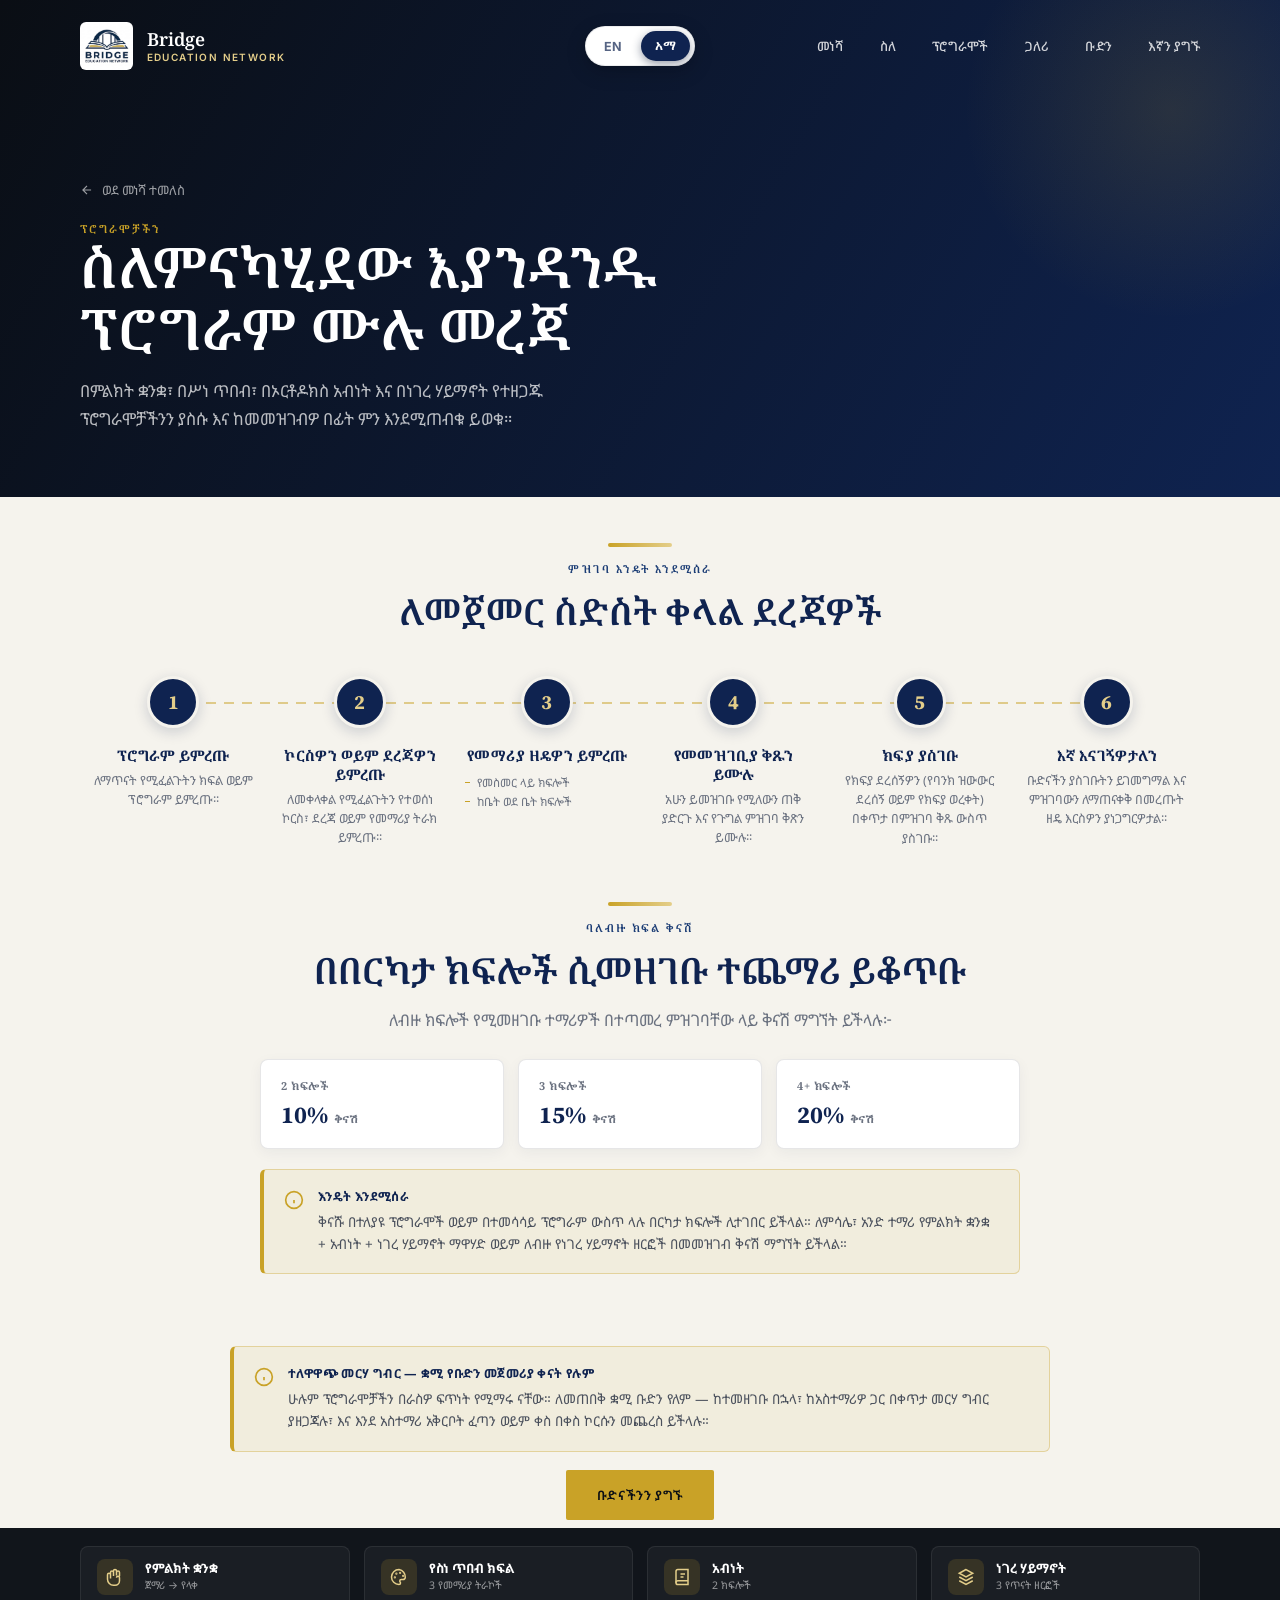
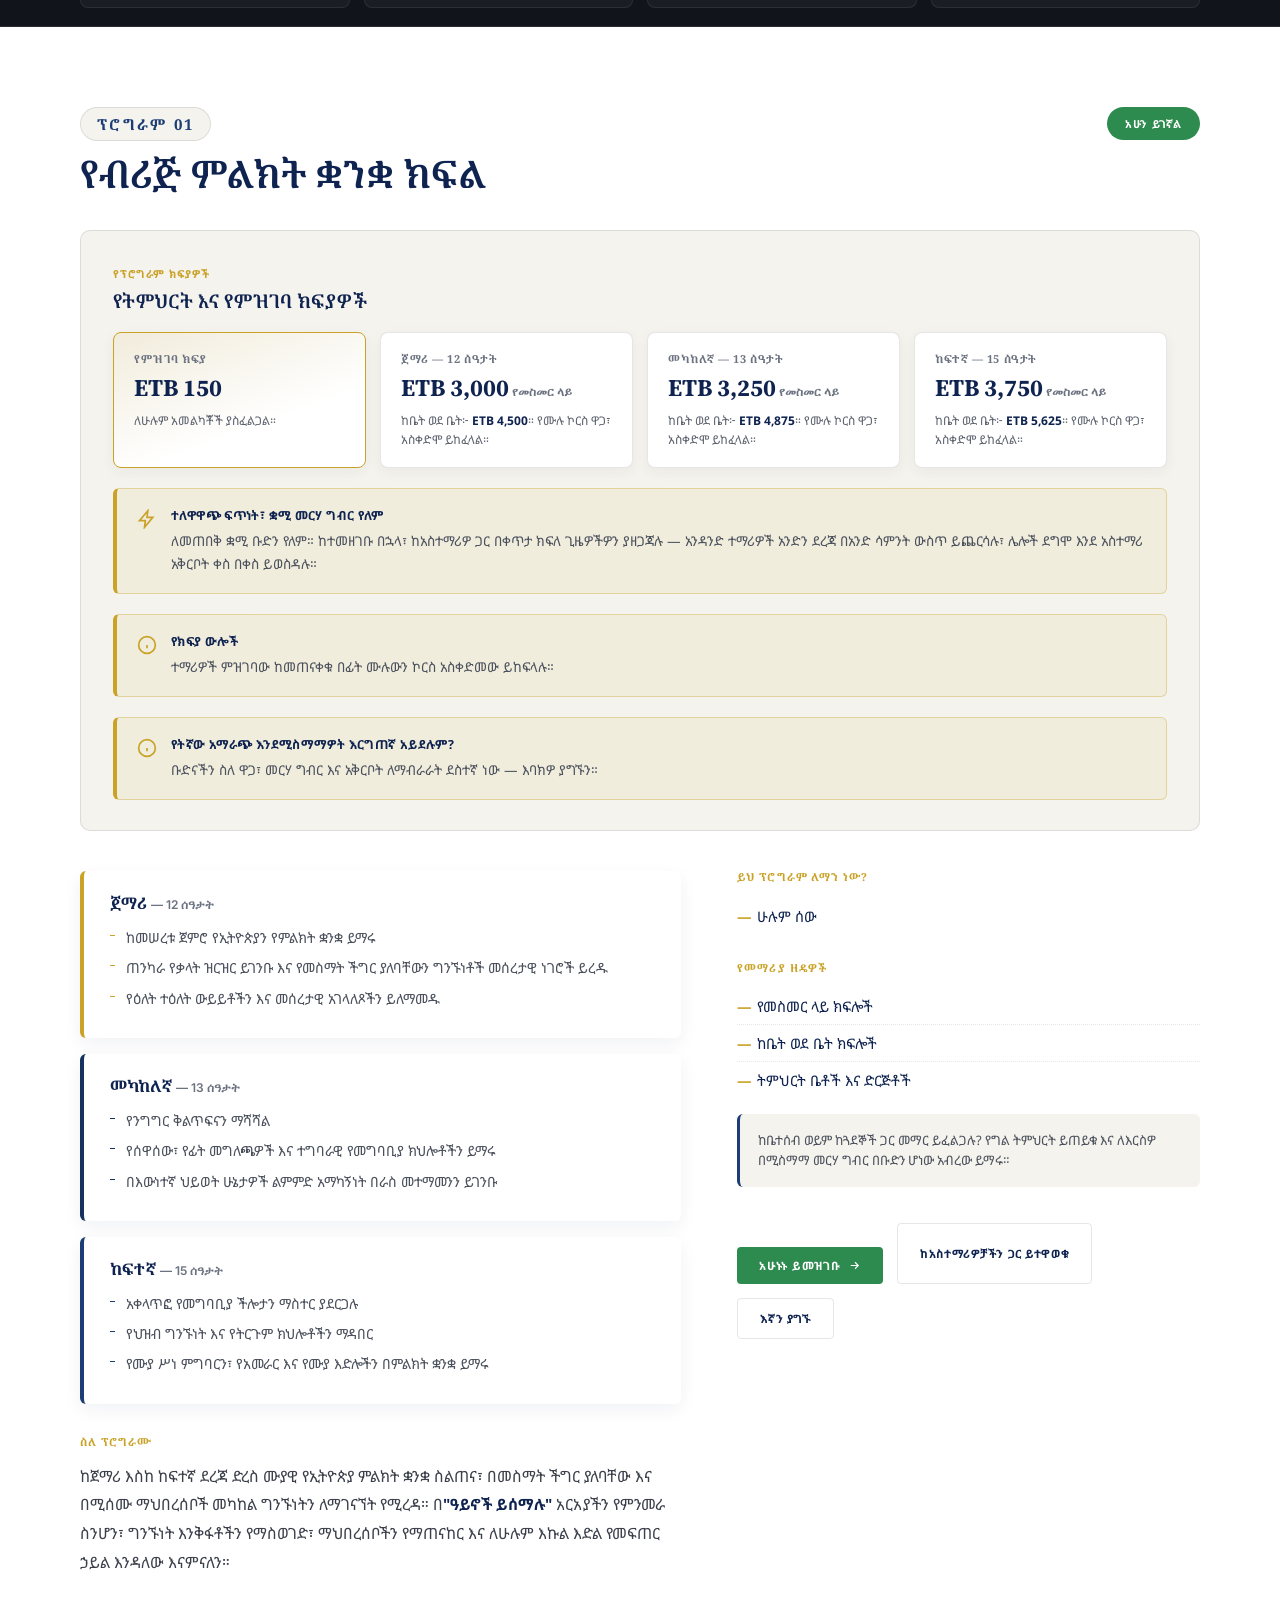
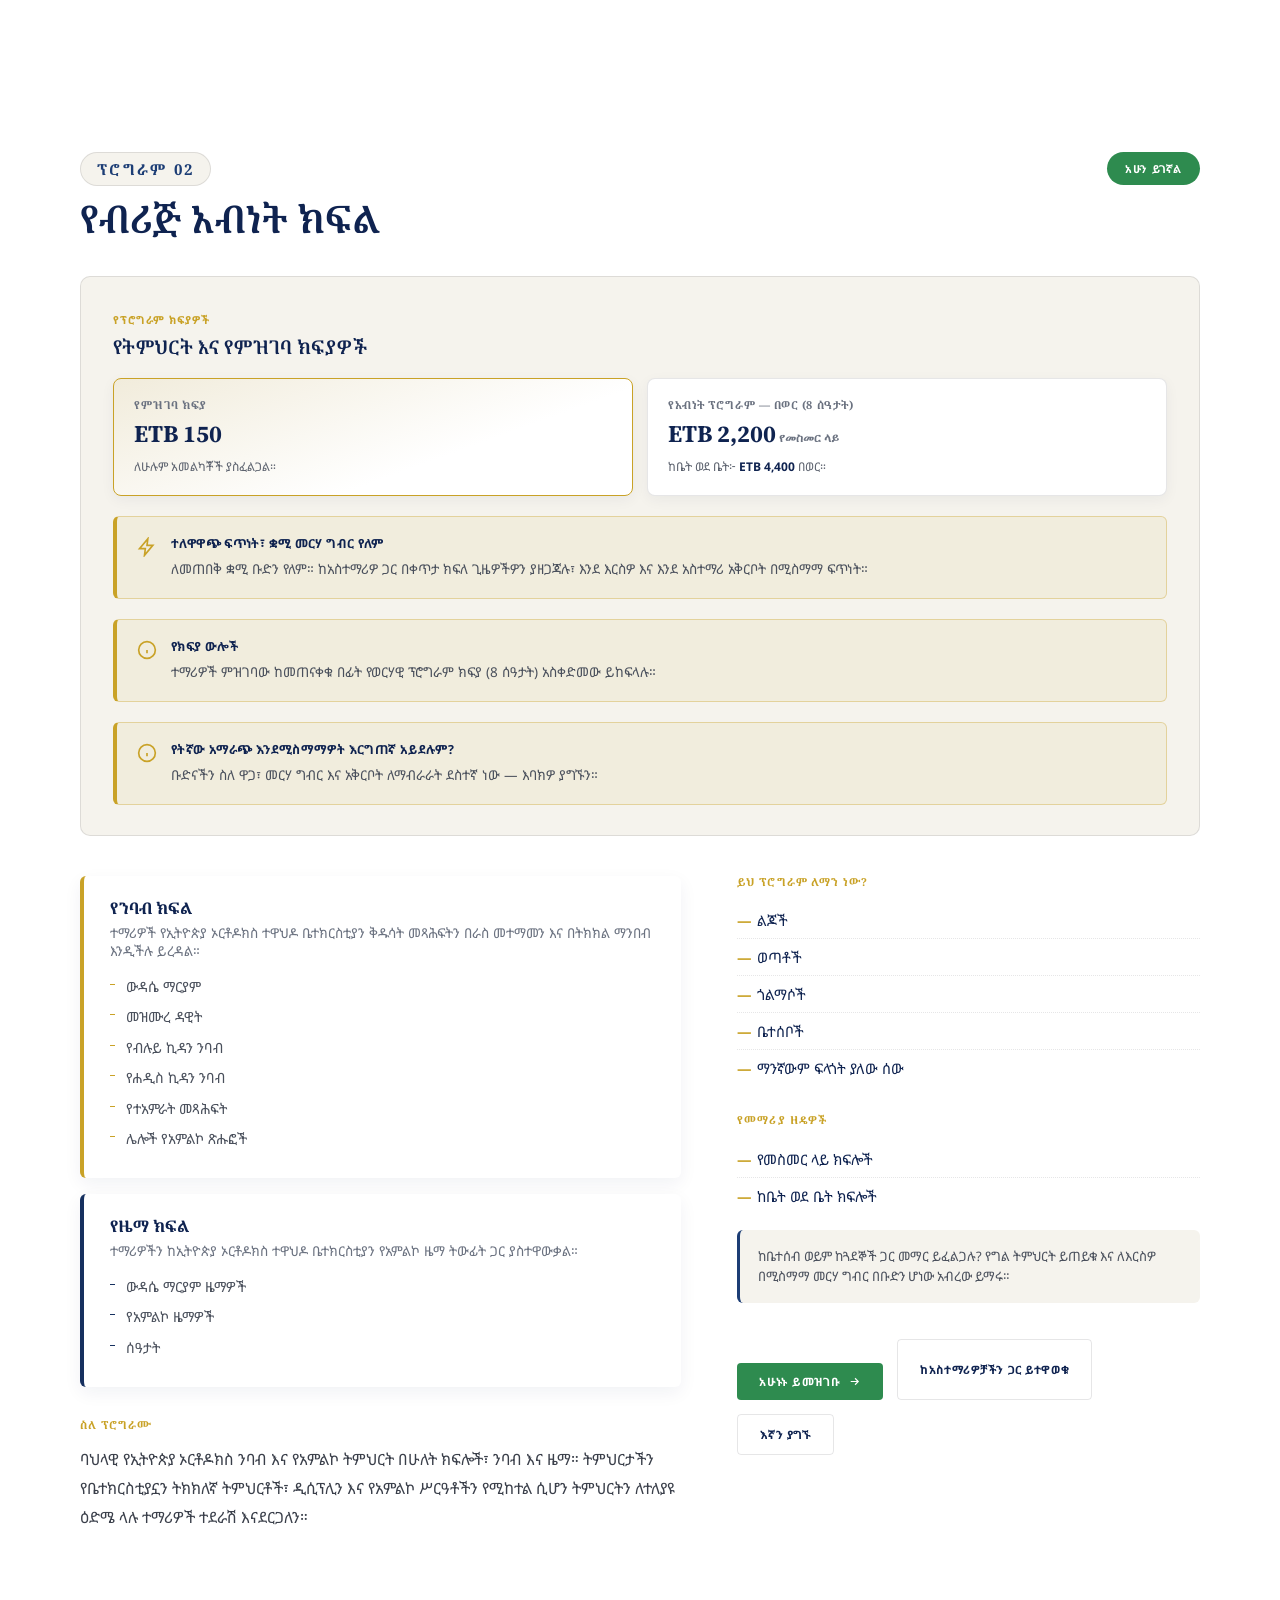
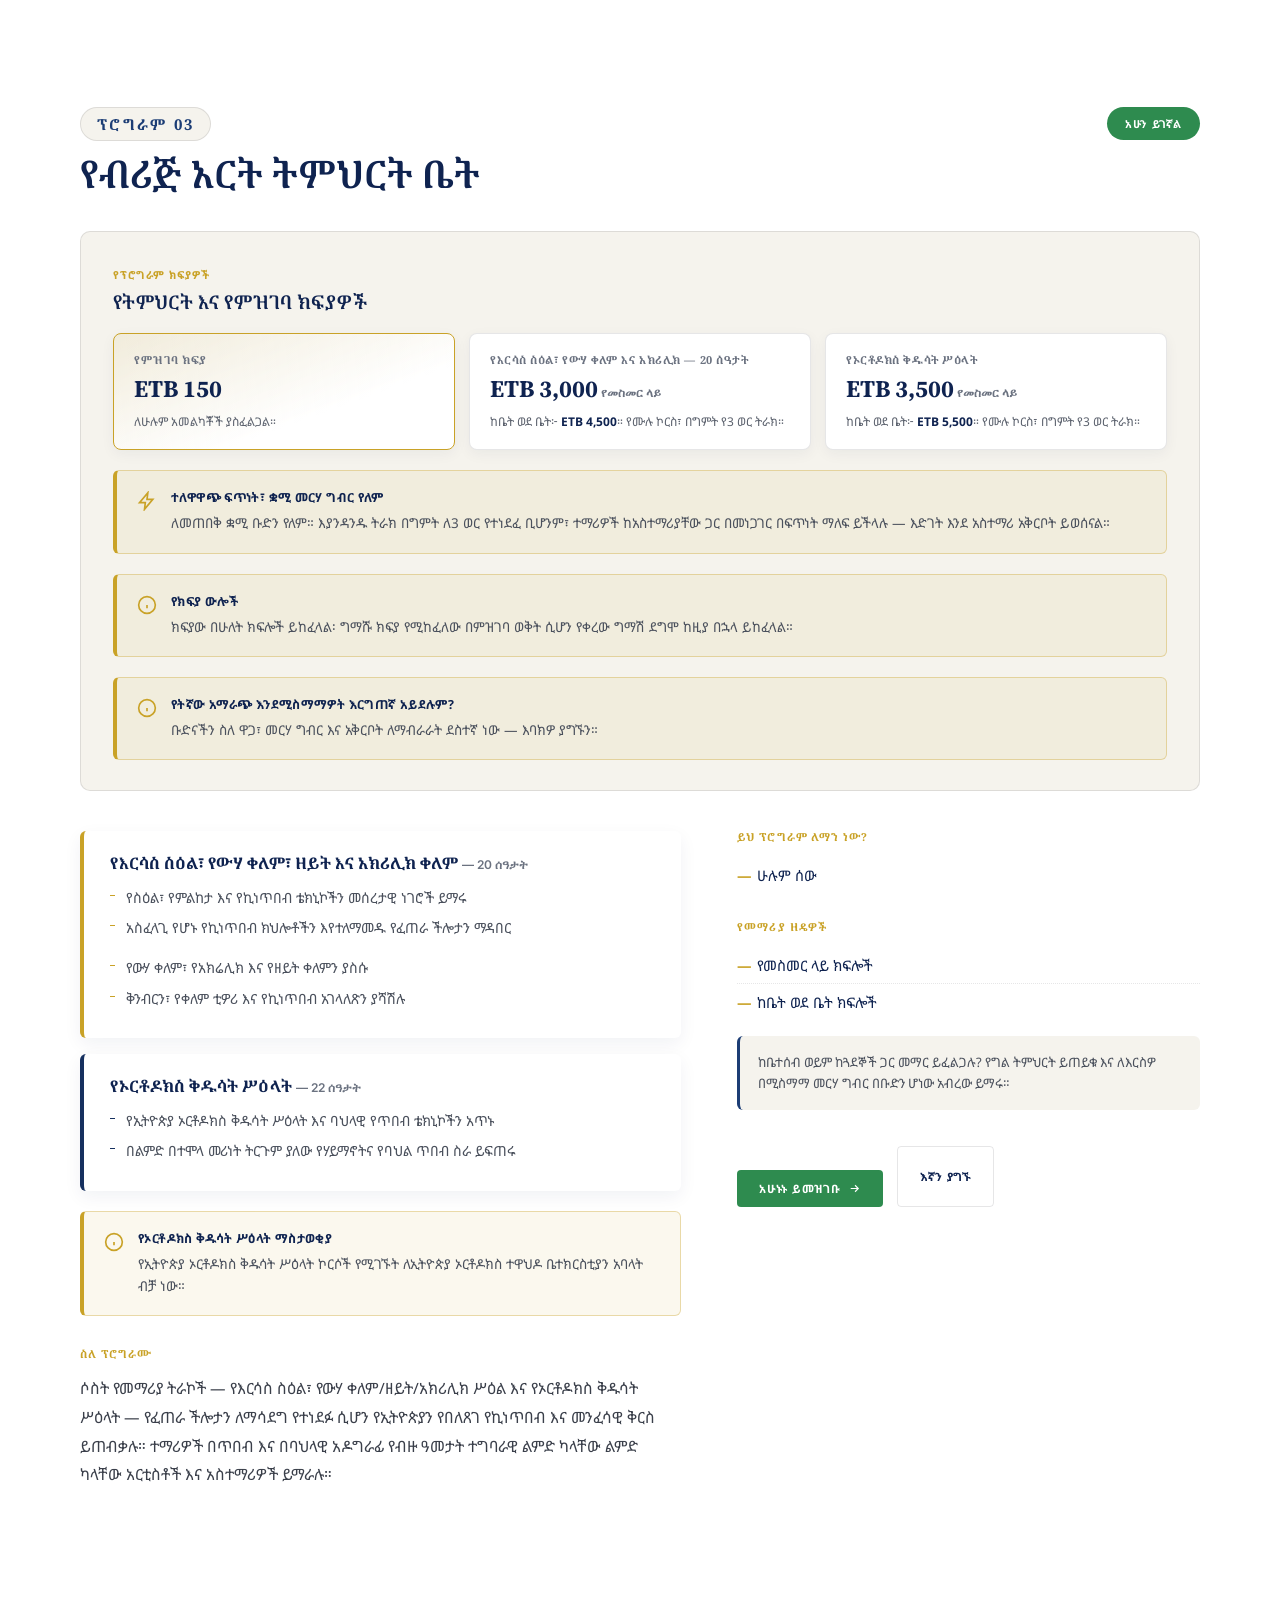
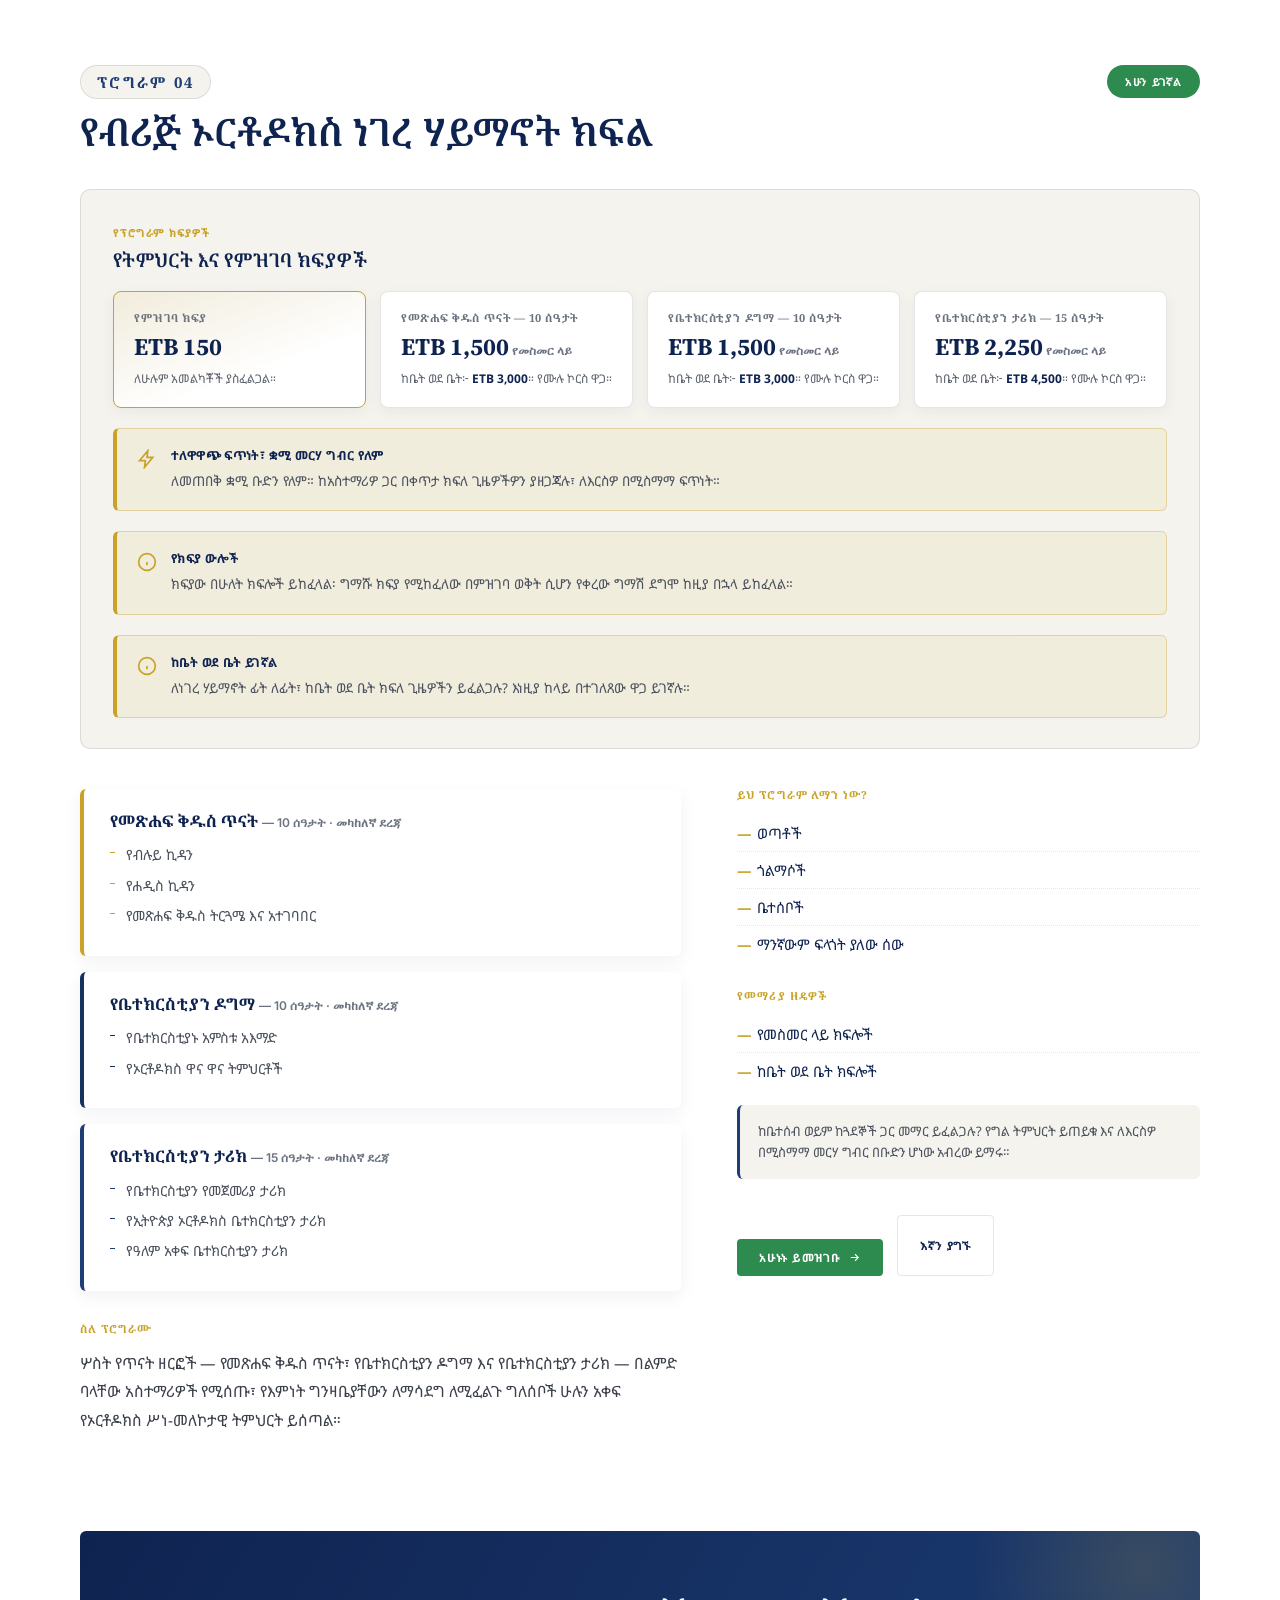
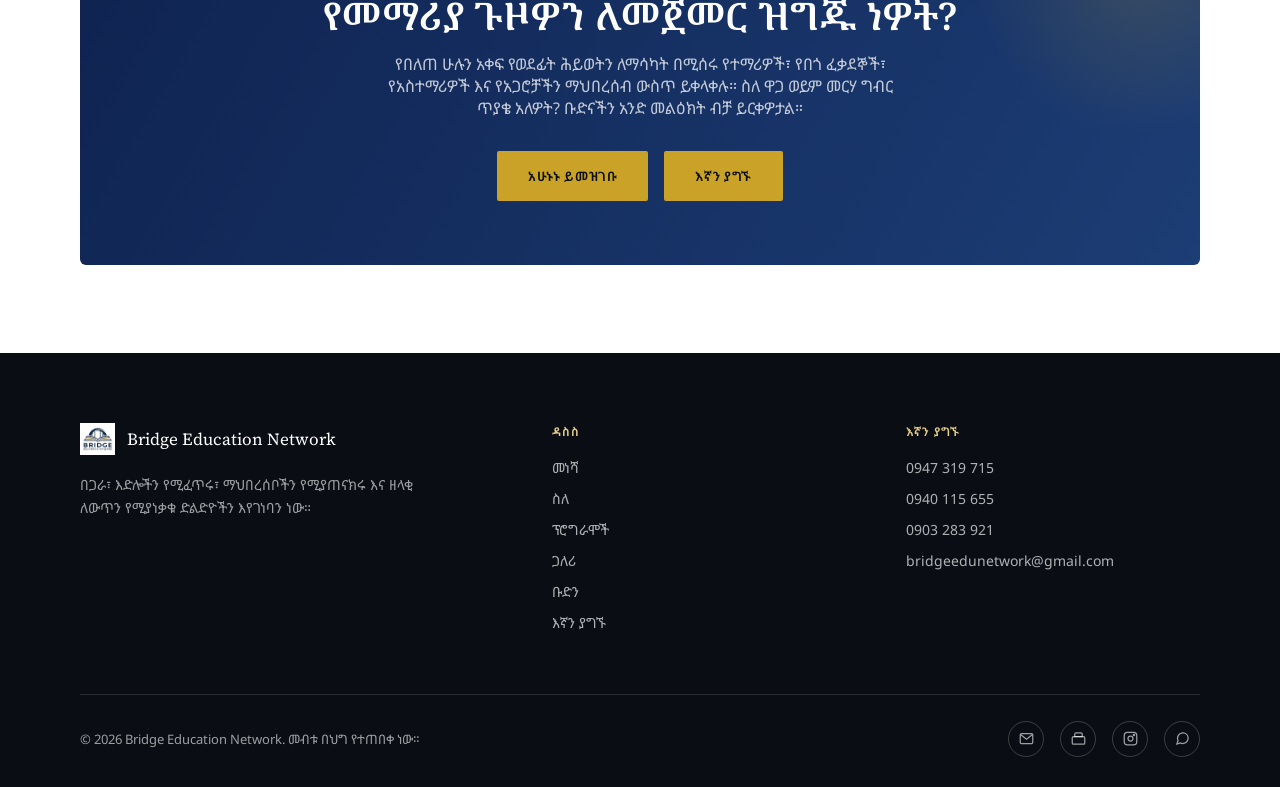
<file: programs-am.html>
<!DOCTYPE html>
<html lang="am">
<head>
<meta charset="UTF-8">
<meta name="viewport" content="width=device-width, initial-scale=1.0">
<title>ፕሮግራሞቻችን — የብሪጅ ትምህርት ኔትወርክ</title>
<meta name="description" content="የብሪጅ ኤጁኬሽን ኔትወርክ ፕሮግራሞች ሙሉ መረጃ እና የምዝገባ ደረጃዎች፡ የምልክት ቋንቋ፣ የስነ ጥበብ ክፍል፣ አብነት እና የኦርቶዶክስ ነገረ ሃይማኖት።">
<meta property="og:title" content="ፕሮግራሞቻችን — የብሪጅ ትምህርት ኔትወርክ">
<meta property="og:description" content="ለእያንዳንዱ የብሪጅ ፕሮግራም ሙሉ የትምህርት ዝርዝር እና ምዝገባ እንዴት እንደሚሰራ ያስሱ።">
<meta property="og:image" content="assets/hero-group.jpg">
<meta property="og:type" content="website">
<link rel="icon" type="image/jpeg" href="assets/favicon.jpg">
<link rel="icon" type="image/jpeg" href="assets/logo.jpg">
<link rel="preconnect" href="https://fonts.googleapis.com">
<link rel="preconnect" href="https://fonts.gstatic.com" crossorigin>
<link href="https://fonts.googleapis.com/css2?family=Source+Serif+4:opsz,wght@8..60,400;8..60,500;8..60,600;8..60,700&family=Inter:wght@400;500;600;700&family=Noto+Serif+Ethiopic:wght@400;500;600;700&family=Noto+Sans+Ethiopic:wght@400;500;600;700&display=swap" rel="stylesheet">
<link rel="stylesheet" href="assets/style.css">
<style>
  header#siteHeader nav{ position:relative; }
  .lang-switch{
    display:flex;
    align-items:center;
    gap:4px;
    padding:4px;
    position:absolute;
    left:50%;
    top:50%;
    transform:translate(-50%,-50%);
    background:#ffffff;
    border:1px solid rgba(17,27,48,0.08);
    border-radius:999px;
    font-family:'Inter',sans-serif;
    box-shadow:0 6px 20px rgba(0,0,0,0.18), 0 2px 6px rgba(0,0,0,0.10);
  }
  header#siteHeader.scrolled .lang-switch{
    background:#ffffff;
    border-color:rgba(17,27,48,0.10);
    box-shadow:0 4px 14px rgba(17,27,48,0.14), 0 1px 4px rgba(17,27,48,0.08);
  }
  .lang-switch .lang-opt{
    display:inline-flex;
    align-items:center;
    justify-content:center;
    min-width:40px;
    padding:7px 14px;
    font-size:12.5px;
    font-weight:700;
    letter-spacing:.02em;
    text-decoration:none;
    border-radius:999px;
    color:var(--navy, #16233f);
    opacity:.7;
    transition:opacity .2s ease, background .2s ease, color .2s ease, transform .15s ease, box-shadow .2s ease;
  }
  .lang-switch .lang-opt:hover{
    opacity:1;
    transform:translateY(-1px);
    background:rgba(22,35,63,0.08);
  }
  .lang-switch .lang-opt.is-active{
    opacity:1;
    color:#fff;
    background:var(--navy, #16233f);
    box-shadow:0 3px 10px rgba(22,35,63,0.45);
  }
  .lang-switch .lang-opt.is-active:hover{ background:var(--navy, #16233f); }
  @media (max-width:860px){
    .lang-switch{ position:static; transform:none; margin-left:auto; order:2; }
    .lang-switch .lang-opt{ padding:6px 11px; font-size:11.5px; min-width:34px; }
  }
  body{ font-family:'Noto Sans Ethiopic', var(--sans, 'Inter'), sans-serif; }
  h1,h2,h3,h4,.brand span,.eyebrow,.fee-card-label{ font-family:'Noto Serif Ethiopic', var(--serif, 'Source Serif 4'), serif; }
  .contact-banner{
    max-width:820px;
    margin:0 auto;
    text-align:center;
  }
  .contact-banner .fee-notice{
    max-width:100%;
    margin:0 auto;
    text-align:left;
  }
  .contact-banner-actions{
    margin-top:18px;
  }
  .fee-card-note strong{ color:var(--navy,#16233f); }
</style>
</head>
<body>

<div id="bridge-progress"><div id="bridge-progress-fill"></div></div>

<header id="siteHeader" class="scrolled">
  <nav>
    <a href="index.html#home" class="brand">
      <img src="assets/logo.jpg" alt="Bridge Education Network logo" onerror="this.style.display='none'">
      <div>
        <span>Bridge</span>
        <small>Education Network</small>
      </div>
    </a>
    <div class="lang-switch" role="group" aria-label="ቋንቋ ይቀይሩ / Language switch">
      <a href="programs.html" class="lang-opt">EN</a>
      <a href="programs-am.html" class="lang-opt is-active">አማ</a>
    </div>
    <div class="nav-links" id="navLinks">
      <a href="index.html" onclick="closeMenu()">መነሻ</a>
      <a href="about-am.html" onclick="closeMenu()">ስለ</a>
      <a href="programs-am.html" onclick="closeMenu()">ፕሮግራሞች</a>
      <a href="gallery-am.html" onclick="closeMenu()">ጋለሪ</a>
      <a href="team-am.html" onclick="closeMenu()">ቡድን</a>
      <a href="contact-am.html" onclick="closeMenu()">እኛን ያግኙ</a>
    </div>
    <button class="menu-btn" id="menuBtn" aria-label="ምናሌ ክፈት">☰</button>
  </nav>
</header>
<div class="nav-overlay" id="navOverlay"></div>

<!-- PAGE HERO -->
<section class="page-hero">
  <div class="wrap">
    <a href="index.html" class="page-breadcrumb">
      <svg viewBox="0 0 24 24" fill="none" stroke="currentColor" stroke-width="2" aria-hidden="true"><path d="M19 12H5M12 19l-7-7 7-7"/></svg>
      ወደ መነሻ ተመለስ
    </a>
    <div class="eyebrow">ፕሮግራሞቻችን</div>
    <h1>ስለምናካሂደው እያንዳንዱ ፕሮግራም ሙሉ መረጃ</h1>
    <p>በምልክት ቋንቋ፣ በሥነ ጥበብ፣ በኦርቶዶክስ አብነት እና በነገረ ሃይማኖት የተዘጋጁ ፕሮግራሞቻችንን ያስሱ እና ከመመዝገብዎ በፊት ምን እንደሚጠብቁ ይወቁ።</p>
  </div>
</section>

<!-- HOW ENROLLMENT WORKS -->
<section class="enroll-section section-parchment">
  <div class="wrap">
    <div class="head-lg reveal" style="margin-bottom:0;">
      <div class="eyebrow dark">ምዝገባ እንዴት እንደሚሰራ</div>
      <h2 style="font-size:clamp(26px,3vw,36px);">ለመጀመር ስድስት ቀላል ደረጃዎች</h2>
    </div>
    <div class="enroll-steps reveal-stagger">
      <div class="enroll-step">
        <div class="enroll-step-num">1</div>
        <h4>ፕሮግራም ይምረጡ</h4>
        <p>ለማጥናት የሚፈልጉትን ክፍል ወይም ፕሮግራም ይምረጡ።</p>
      </div>
      <div class="enroll-step">
        <div class="enroll-step-num">2</div>
        <h4>ኮርስዎን ወይም ደረጃዎን ይምረጡ</h4>
        <p>ለመቀላቀል የሚፈልጉትን የተወሰነ ኮርስ፣ ደረጃ ወይም የመማሪያ ትራክ ይምረጡ።</p>
      </div>
      <div class="enroll-step">
        <div class="enroll-step-num">3</div>
        <h4>የመማሪያ ዘዴዎን ይምረጡ</h4>
        <ul>
          <li>የመስመር ላይ ክፍሎች</li>
          <li>ከቤት ወደ ቤት ክፍሎች</li>
        </ul>
      </div>
      <div class="enroll-step">
        <div class="enroll-step-num">4</div>
        <h4>የመመዝገቢያ ቅጹን ይሙሉ</h4>
        <p>አሁን ይመዝገቡ የሚለውን ጠቅ ያድርጉ እና የጉግል ምዝገባ ቅጽን ይሙሉ።</p>
      </div>
      <div class="enroll-step">
        <div class="enroll-step-num">5</div>
        <h4>ክፍያ ያስገቡ</h4>
        <p>የክፍያ ደረሰኝዎን (የባንክ ዝውውር ደረሰኝ ወይም የክፍያ ወረቀት) በቀጥታ በምዝገባ ቅጹ ውስጥ ያስገቡ።</p>
      </div>
      <div class="enroll-step">
        <div class="enroll-step-num">6</div>
        <h4>እኛ እናገኝዎታለን</h4>
        <p>ቡድናችን ያስገቡትን ይገመግማል እና ምዝገባውን ለማጠናቀቅ በመረጡት ዘዴ እርስዎን ያነጋግርዎታል።</p>
      </div>
    </div>
  </div>
</section>

<!-- MULTI-CLASS DISCOUNT -->
<section class="enroll-section section-parchment" id="multi-class-discount">
  <div class="wrap">
    <div class="head-lg reveal" style="margin-bottom:0;">
      <div class="eyebrow dark">ባለብዙ ክፍል ቅናሽ</div>
      <h2 style="font-size:clamp(26px,3vw,36px);">በበርካታ ክፍሎች ሲመዘገቡ ተጨማሪ ይቆጥቡ</h2>
    </div>
    <p style="max-width:640px;margin:18px auto 28px;text-align:center;color:var(--gray);">ለብዙ ክፍሎች የሚመዘገቡ ተማሪዎች በተጣመረ ምዝገባቸው ላይ ቅናሽ ማግኘት ይችላሉ፦</p>
    <div class="fee-grid reveal-stagger" style="max-width:760px;margin:0 auto;">
      <div class="fee-card">
        <div class="fee-card-label">2 ክፍሎች</div>
        <div class="fee-card-amount">10%<span> ቅናሽ</span></div>
      </div>
      <div class="fee-card">
        <div class="fee-card-label">3 ክፍሎች</div>
        <div class="fee-card-amount">15%<span> ቅናሽ</span></div>
      </div>
      <div class="fee-card">
        <div class="fee-card-label">4+ ክፍሎች</div>
        <div class="fee-card-amount">20%<span> ቅናሽ</span></div>
      </div>
    </div>
    <div class="fee-notice" style="max-width:760px;margin:20px auto 0;">
      <svg viewBox="0 0 24 24" fill="none" stroke="currentColor" stroke-width="2" aria-hidden="true"><circle cx="12" cy="12" r="10"/><path d="M12 16v-4M12 8h.01"/></svg>
      <div>
        <h6>እንዴት እንደሚሰራ</h6>
        <p>ቅናሹ በተለያዩ ፕሮግራሞች ወይም በተመሳሳይ ፕሮግራም ውስጥ ላሉ በርካታ ክፍሎች ሊተገበር ይችላል። ለምሳሌ፣ አንድ ተማሪ የምልክት ቋንቋ + አብነት + ነገረ ሃይማኖት ማዋሃድ ወይም ለብዙ የነገረ ሃይማኖት ዘርፎች በመመዝገብ ቅናሽ ማግኘት ይችላል።</p>
      </div>
    </div>
  </div>
</section>

<!-- FLEXIBLE SCHEDULING / CONTACT BANNER -->
<section class="enroll-section section-parchment">
  <div class="wrap">
    <div class="contact-banner reveal">
      <div class="fee-notice">
        <svg viewBox="0 0 24 24" fill="none" stroke="currentColor" stroke-width="2" aria-hidden="true"><circle cx="12" cy="12" r="10"/><path d="M12 16v-4M12 8h.01"/></svg>
        <div>
          <h6>ተለዋዋጭ መርሃ ግብር — ቋሚ የቡድን መጀመሪያ ቀናት የሉም</h6>
          <p>ሁሉም ፕሮግራሞቻችን በራስዎ ፍጥነት የሚማሩ ናቸው። ለመጠበቅ ቋሚ ቡድን የለም — ከተመዘገቡ በኋላ፣ ከአስተማሪዎ ጋር በቀጥታ መርሃ ግብር ያዘጋጃሉ፣ እና እንደ አስተማሪ አቅርቦት ፈጣን ወይም ቀስ በቀስ ኮርሱን መጨረስ ይችላሉ።</p>
        </div>
      </div>
      <div class="contact-banner-actions">
        <a href="contact-am.html" class="btn btn-primary">ቡድናችንን ያግኙ</a>
      </div>
    </div>
  </div>
</section>

<!-- PROGRAM NAV CARDS -->
<div class="program-nav-wrap">
  <div class="program-nav-cards" id="pnavCards">
    <a href="#sign-language" class="pnav-card" data-target="sign-language">
      <div class="pnav-icon"><svg viewBox="0 0 24 24" fill="none" stroke="currentColor" stroke-width="2" aria-hidden="true"><path d="M18 11V6a2 2 0 00-2-2 2 2 0 00-2 2M14 10V4a2 2 0 00-2-2 2 2 0 00-2 2v2M10 10.5V6a2 2 0 00-2-2 2 2 0 00-2 2v8M6 14V9a2 2 0 00-2-2 2 2 0 00-2 2v6a8 8 0 008 8h2c3.3 0 6-2.7 6-6v-4a2 2 0 00-2-2 2 2 0 00-2 2"/></svg></div>
      <div class="pnav-text"><h5>የምልክት ቋንቋ</h5><p>ጀማሪ → የላቀ</p></div>
    </a>
    <a href="#art-school" class="pnav-card" data-target="art-school">
      <div class="pnav-icon"><svg viewBox="0 0 24 24" fill="none" stroke="currentColor" stroke-width="2" aria-hidden="true"><circle cx="13.5" cy="6.5" r="0.5" fill="currentColor"/><circle cx="17.5" cy="10.5" r="0.5" fill="currentColor"/><circle cx="8.5" cy="7.5" r="0.5" fill="currentColor"/><circle cx="6.5" cy="12.5" r="0.5" fill="currentColor"/><path d="M12 2a10 10 0 000 20c1.1 0 2-.9 2-2 0-.5-.2-1-.5-1.3-.3-.4-.5-.8-.5-1.3 0-1.1.9-2 2-2h2.4a3 3 0 003-3A9.99 9.99 0 0012 2z"/></svg></div>
      <div class="pnav-text"><h5>የስነ ጥበብ ክፍል</h5><p>3 የመማሪያ ትራኮች</p></div>
    </a>
    <a href="#abenet" class="pnav-card" data-target="abenet">
      <div class="pnav-icon"><svg viewBox="0 0 24 24" fill="none" stroke="currentColor" stroke-width="2" aria-hidden="true"><path d="M4 19.5A2.5 2.5 0 016.5 17H20"/><path d="M6.5 2H20v20H6.5A2.5 2.5 0 014 19.5v-15A2.5 2.5 0 016.5 2z"/><path d="M10 8h6M10 12h4"/></svg></div>
      <div class="pnav-text"><h5>አብነት</h5><p>2 ክፍሎች</p></div>
    </a>
    <a href="#theology" class="pnav-card" data-target="theology">
      <div class="pnav-icon"><svg viewBox="0 0 24 24" fill="none" stroke="currentColor" stroke-width="2" aria-hidden="true"><path d="M12 2L3 7l9 5 9-5-9-5z"/><path d="M3 12l9 5 9-5M3 17l9 5 9-5"/></svg></div>
      <div class="pnav-text"><h5>ነገረ ሃይማኖት</h5><p>3 የጥናት ዘርፎች</p></div>
    </a>
  </div>
</div>

<!-- 1. SIGN LANGUAGE -->
<section class="detail-section" id="sign-language">
  <div class="wrap">
    <div class="detail-head">
      <div>
        <div class="eyebrow dark program-number">ፕሮግራም 01</div>
        <h2>የብሪጅ ምልክት ቋንቋ ክፍል</h2>
      </div>
      <div class="detail-status available">አሁን ይገኛል</div>
    </div>

    <div class="fee-panel reveal">
      <div class="fee-panel-head">
        <span class="fee-panel-eyebrow">የፕሮግራም ክፍያዎች</span>
        <h3>የትምህርት እና የምዝገባ ክፍያዎች</h3>
      </div>
      <div class="fee-grid">
        <div class="fee-card fee-card-app">
          <div class="fee-card-label">የምዝገባ ክፍያ</div>
          <div class="fee-card-amount">ETB 150</div>
          <div class="fee-card-note">ለሁሉም አመልካቾች ያስፈልጋል።</div>
        </div>
        <div class="fee-card">
          <div class="fee-card-label">ጀማሪ — 12 ሰዓታት</div>
          <div class="fee-card-amount">ETB 3,000<span>የመስመር ላይ</span></div>
          <div class="fee-card-note">ከቤት ወደ ቤት፦ <strong>ETB 4,500</strong>። የሙሉ ኮርስ ዋጋ፣ አስቀድሞ ይከፈላል።</div>
        </div>
        <div class="fee-card">
          <div class="fee-card-label">መካከለኛ — 13 ሰዓታት</div>
          <div class="fee-card-amount">ETB 3,250<span>የመስመር ላይ</span></div>
          <div class="fee-card-note">ከቤት ወደ ቤት፦ <strong>ETB 4,875</strong>። የሙሉ ኮርስ ዋጋ፣ አስቀድሞ ይከፈላል።</div>
        </div>
        <div class="fee-card">
          <div class="fee-card-label">ከፍተኛ — 15 ሰዓታት</div>
          <div class="fee-card-amount">ETB 3,750<span>የመስመር ላይ</span></div>
          <div class="fee-card-note">ከቤት ወደ ቤት፦ <strong>ETB 5,625</strong>። የሙሉ ኮርስ ዋጋ፣ አስቀድሞ ይከፈላል።</div>
        </div>
      </div>
      <div class="fee-notice">
        <svg viewBox="0 0 24 24" fill="none" stroke="currentColor" stroke-width="2" aria-hidden="true"><path d="M13 2L3 14h7l-1 8 10-12h-7l1-8z"/></svg>
        <div>
          <h6>ተለዋዋጭ ፍጥነት፣ ቋሚ መርሃ ግብር የለም</h6>
          <p>ለመጠበቅ ቋሚ ቡድን የለም። ከተመዘገቡ በኋላ፣ ከአስተማሪዎ ጋር በቀጥታ ክፍለ ጊዜዎችዎን ያዘጋጃሉ — አንዳንድ ተማሪዎች አንድን ደረጃ በአንድ ሳምንት ውስጥ ይጨርሳሉ፣ ሌሎች ደግሞ እንደ አስተማሪ አቅርቦት ቀስ በቀስ ይወስዳሉ።</p>
        </div>
      </div>
      <div class="fee-notice">
        <svg viewBox="0 0 24 24" fill="none" stroke="currentColor" stroke-width="2" aria-hidden="true"><circle cx="12" cy="12" r="10"/><path d="M12 16v-4M12 8h.01"/></svg>
        <div>
          <h6>የክፍያ ውሎች</h6>
          <p>ተማሪዎች ምዝገባው ከመጠናቀቁ በፊት ሙሉውን ኮርስ አስቀድመው ይከፍላሉ።</p>
        </div>
      </div>
      <div class="fee-notice">
        <svg viewBox="0 0 24 24" fill="none" stroke="currentColor" stroke-width="2" aria-hidden="true"><circle cx="12" cy="12" r="10"/><path d="M12 16v-4M12 8h.01"/></svg>
        <div>
          <h6>የትኛው አማራጭ እንደሚስማማዎት እርግጠኛ አይደሉም?</h6>
          <p>ቡድናችን ስለ ዋጋ፣ መርሃ ግብር እና አቅርቦት ለማብራራት ደስተኛ ነው — እባክዎ ያግኙን።</p>
        </div>
      </div>
    </div>

    <div class="detail-columns" style="margin-top:40px;">
      <div>
        <div class="level-stack">
          <div class="level-card">
            <h4>ጀማሪ <span style="font-family:var(--sans);font-size:12px;font-weight:600;color:var(--gray);text-transform:none;letter-spacing:0;">— 12 ሰዓታት</span></h4>
            <ul>
              <li>ከመሠረቱ ጀምሮ የኢትዮጵያን የምልክት ቋንቋ ይማሩ</li>
              <li>ጠንካራ የቃላት ዝርዝር ይገንቡ እና የመስማት ችግር ያለባቸውን ግንኙነቶች መሰረታዊ ነገሮች ይረዱ</li>
              <li>የዕለት ተዕለት ውይይቶችን እና መሰረታዊ አገላለጾችን ይለማመዱ</li>
            </ul>
          </div>
          <div class="level-card">
            <h4>መካከለኛ <span style="font-family:var(--sans);font-size:12px;font-weight:600;color:var(--gray);text-transform:none;letter-spacing:0;">— 13 ሰዓታት</span></h4>
            <ul>
              <li>የንግግር ቅልጥፍናን ማሻሻል</li>
              <li>የሰዋሰው፣ የፊት መግለጫዎች እና ተግባራዊ የመግባቢያ ክህሎቶችን ይማሩ</li>
              <li>በእውነተኛ ህይወት ሁኔታዎች ልምምድ አማካኝነት በራስ መተማመንን ይገንቡ</li>
            </ul>
          </div>
          <div class="level-card">
            <h4>ከፍተኛ <span style="font-family:var(--sans);font-size:12px;font-weight:600;color:var(--gray);text-transform:none;letter-spacing:0;">— 15 ሰዓታት</span></h4>
            <ul>
              <li>አቀላጥፎ የመግባቢያ ችሎታን ማስተር ያደርጋሉ</li>
              <li>የህዝብ ግንኙነት እና የትርጉም ክህሎቶችን ማዳበር</li>
              <li>የሙያ ሥነ ምግባርን፣ የአመራር እና የሙያ እድሎችን በምልክት ቋንቋ ይማሩ</li>
            </ul>
          </div>
        </div>
        <div class="detail-about" style="margin-top:32px;">
          <h4 style="font-size:11px;letter-spacing:.08em;text-transform:uppercase;color:var(--gold);font-weight:700;margin-bottom:14px;">ስለ ፕሮግራሙ</h4>
          <p>ከጀማሪ እስከ ከፍተኛ ደረጃ ድረስ ሙያዊ የኢትዮጵያ ምልክት ቋንቋ ስልጠና፣ በመስማት ችግር ያለባቸው እና በሚሰሙ ማህበረሰቦች መካከል ግንኙነትን ለማገናኘት የሚረዳ። በ<strong>"ዓይኖች ይሰማሉ"</strong> አርአያችን የምንመራ ስንሆን፣ ግንኙነት እንቅፋቶችን የማስወገድ፣ ማህበረሰቦችን የማጠናከር እና ለሁሉም እኩል እድል የመፍጠር ኃይል እንዳለው እናምናለን።</p>
        </div>
      </div>
      <div>
        <div class="detail-side-block">
          <h4>ይህ ፕሮግራም ለማን ነው?</h4>
          <ul><li>ሁሉም ሰው</li></ul>
        </div>
        <div class="detail-side-block">
          <h4>የመማሪያ ዘዴዎች</h4>
          <ul>
            <li>የመስመር ላይ ክፍሎች</li>
            <li>ከቤት ወደ ቤት ክፍሎች</li>
            <li>ትምህርት ቤቶች እና ድርጅቶች</li>
          </ul>
          <div class="methods-note">ከቤተሰብ ወይም ከጓደኞች ጋር መማር ይፈልጋሉ? የግል ትምህርት ይጠይቁ እና ለእርስዎ በሚስማማ መርሃ ግብር በቡድን ሆነው አብረው ይማሩ።</div>
        </div>
        <div class="detail-cta-row">
          <a href="https://docs.google.com/forms/d/e/1FAIpQLSdBMdZhzI4ta-ZP2H80Q1u85T6SxXSP2tIdPjwNam-0gN0Urw/viewform?usp=header" target="_blank" rel="noopener" class="program-enroll">አሁኑኑ ይመዝገቡ <svg viewBox="0 0 24 24" fill="none" stroke="currentColor" stroke-width="2" aria-hidden="true"><path d="M5 12h14M13 6l6 6-6 6"/></svg></a>
          <a href="team-am.html#sign-language" class="team-btn outline">ከአስተማሪዎቻችን ጋር ይተዋወቁ</a>
          <a href="contact-am.html" class="team-btn outline">እኛን ያግኙ</a>
        </div>
      </div>
    </div>
  </div>
</section>

<!-- 2. ABENET -->
<section class="detail-section" id="abenet">
  <div class="wrap">
    <div class="detail-head">
      <div>
        <div class="eyebrow dark program-number">ፕሮግራም 02</div>
        <h2>የብሪጅ አብነት ክፍል</h2>
      </div>
      <div class="detail-status available">አሁን ይገኛል</div>
    </div>

    <div class="fee-panel reveal">
      <div class="fee-panel-head">
        <span class="fee-panel-eyebrow">የፕሮግራም ክፍያዎች</span>
        <h3>የትምህርት እና የምዝገባ ክፍያዎች</h3>
      </div>
      <div class="fee-grid">
        <div class="fee-card fee-card-app">
          <div class="fee-card-label">የምዝገባ ክፍያ</div>
          <div class="fee-card-amount">ETB 150</div>
          <div class="fee-card-note">ለሁሉም አመልካቾች ያስፈልጋል።</div>
        </div>
        <div class="fee-card">
          <div class="fee-card-label">የአብነት ፕሮግራም — በወር (8 ሰዓታት)</div>
          <div class="fee-card-amount">ETB 2,200<span>የመስመር ላይ</span></div>
          <div class="fee-card-note">ከቤት ወደ ቤት፦ <strong>ETB 4,400</strong> በወር።</div>
        </div>
      </div>
      <div class="fee-notice">
        <svg viewBox="0 0 24 24" fill="none" stroke="currentColor" stroke-width="2" aria-hidden="true"><path d="M13 2L3 14h7l-1 8 10-12h-7l1-8z"/></svg>
        <div>
          <h6>ተለዋዋጭ ፍጥነት፣ ቋሚ መርሃ ግብር የለም</h6>
          <p>ለመጠበቅ ቋሚ ቡድን የለም። ከአስተማሪዎ ጋር በቀጥታ ክፍለ ጊዜዎችዎን ያዘጋጃሉ፣ እንደ እርስዎ እና እንደ አስተማሪ አቅርቦት በሚስማማ ፍጥነት።</p>
        </div>
      </div>
      <div class="fee-notice">
        <svg viewBox="0 0 24 24" fill="none" stroke="currentColor" stroke-width="2" aria-hidden="true"><circle cx="12" cy="12" r="10"/><path d="M12 16v-4M12 8h.01"/></svg>
        <div>
          <h6>የክፍያ ውሎች</h6>
          <p>ተማሪዎች ምዝገባው ከመጠናቀቁ በፊት የወርሃዊ ፕሮግራም ክፍያ (8 ሰዓታት) አስቀድመው ይከፍላሉ።</p>
        </div>
      </div>
      <div class="fee-notice">
        <svg viewBox="0 0 24 24" fill="none" stroke="currentColor" stroke-width="2" aria-hidden="true"><circle cx="12" cy="12" r="10"/><path d="M12 16v-4M12 8h.01"/></svg>
        <div>
          <h6>የትኛው አማራጭ እንደሚስማማዎት እርግጠኛ አይደሉም?</h6>
          <p>ቡድናችን ስለ ዋጋ፣ መርሃ ግብር እና አቅርቦት ለማብራራት ደስተኛ ነው — እባክዎ ያግኙን።</p>
        </div>
      </div>
    </div>

    <div class="detail-columns" style="margin-top:40px;">
      <div>
        <div class="level-stack">
          <div class="level-card">
            <h4>የንባብ ክፍል</h4>
            <p style="font-size:13.5px;color:var(--gray);margin-top:6px;">ተማሪዎች የኢትዮጵያ ኦርቶዶክስ ተዋህዶ ቤተክርስቲያን ቅዱሳት መጻሕፍትን በራስ መተማመን እና በትክክል ማንበብ እንዲችሉ ይረዳል።</p>
            <ul style="margin-top:12px;">
              <li>ውዳሴ ማርያም</li>
              <li>መዝሙረ ዳዊት</li>
              <li>የብሉይ ኪዳን ንባብ</li>
              <li>የሐዲስ ኪዳን ንባብ</li>
              <li>የተአምራት መጻሕፍት</li>
              <li>ሌሎች የአምልኮ ጽሑፎች</li>
            </ul>
          </div>
          <div class="level-card">
            <h4>የዜማ ክፍል</h4>
            <p style="font-size:13.5px;color:var(--gray);margin-top:6px;">ተማሪዎችን ከኢትዮጵያ ኦርቶዶክስ ተዋህዶ ቤተክርስቲያን የአምልኮ ዜማ ትውፊት ጋር ያስተዋውቃል።</p>
            <ul style="margin-top:12px;">
              <li>ውዳሴ ማርያም ዜማዎች</li>
              <li>የአምልኮ ዜማዎች</li>
              <li>ሰዓታት</li>
            </ul>
          </div>
        </div>
        <div class="detail-about" style="margin-top:32px;">
          <h4 style="font-size:11px;letter-spacing:.08em;text-transform:uppercase;color:var(--gold);font-weight:700;margin-bottom:14px;">ስለ ፕሮግራሙ</h4>
          <p>ባህላዊ የኢትዮጵያ ኦርቶዶክስ ንባብ እና የአምልኮ ትምህርት በሁለት ክፍሎች፣ ንባብ እና ዜማ። ትምህርታችን የቤተክርስቲያኗን ትክክለኛ ትምህርቶች፣ ዲሲፕሊን እና የአምልኮ ሥርዓቶችን የሚከተል ሲሆን ትምህርትን ለተለያዩ ዕድሜ ላሉ ተማሪዎች ተደራሽ እናደርጋለን።</p>
        </div>
      </div>
      <div>
        <div class="detail-side-block">
          <h4>ይህ ፕሮግራም ለማን ነው?</h4>
          <ul>
            <li>ልጆች</li>
            <li>ወጣቶች</li>
            <li>ጎልማሶች</li>
            <li>ቤተሰቦች</li>
            <li>ማንኛውም ፍላጎት ያለው ሰው</li>
          </ul>
        </div>
        <div class="detail-side-block">
          <h4>የመማሪያ ዘዴዎች</h4>
          <ul>
            <li>የመስመር ላይ ክፍሎች</li>
            <li>ከቤት ወደ ቤት ክፍሎች</li>
          </ul>
          <div class="methods-note">ከቤተሰብ ወይም ከጓደኞች ጋር መማር ይፈልጋሉ? የግል ትምህርት ይጠይቁ እና ለእርስዎ በሚስማማ መርሃ ግብር በቡድን ሆነው አብረው ይማሩ።</div>
        </div>
        <div class="detail-cta-row">
          <a href="https://docs.google.com/forms/d/e/1FAIpQLSeRFP4_DPlgIYdW7Im9rH8StcokRG9dnCrF0ShHrsq0tqv5aA/viewform?usp=header" target="_blank" rel="noopener" class="program-enroll">አሁኑኑ ይመዝገቡ <svg viewBox="0 0 24 24" fill="none" stroke="currentColor" stroke-width="2" aria-hidden="true"><path d="M5 12h14M13 6l6 6-6 6"/></svg></a>
          <a href="team-am.html#abenet" class="team-btn outline">ከአስተማሪዎቻችን ጋር ይተዋወቁ</a>
          <a href="contact-am.html" class="team-btn outline">እኛን ያግኙ</a>
        </div>
      </div>
    </div>
  </div>
</section>

<!-- 3. ART SCHOOL -->
<section class="detail-section" id="art-school">
  <div class="wrap">
    <div class="detail-head">
      <div>
        <div class="eyebrow dark program-number">ፕሮግራም 03</div>
        <h2>የብሪጅ አርት ትምህርት ቤት</h2>
      </div>
      <div class="detail-status available">አሁን ይገኛል</div>
    </div>

    <div class="fee-panel reveal">
      <div class="fee-panel-head">
        <span class="fee-panel-eyebrow">የፕሮግራም ክፍያዎች</span>
        <h3>የትምህርት እና የምዝገባ ክፍያዎች</h3>
      </div>
      <div class="fee-grid">
        <div class="fee-card fee-card-app">
          <div class="fee-card-label">የምዝገባ ክፍያ</div>
          <div class="fee-card-amount">ETB 150</div>
          <div class="fee-card-note">ለሁሉም አመልካቾች ያስፈልጋል።</div>
        </div>
        <div class="fee-card">
          <div class="fee-card-label">የእርሳስ ስዕል፣ የውሃ ቀለም እና አክሪሊክ — 20 ሰዓታት</div>
          <div class="fee-card-amount">ETB 3,000<span>የመስመር ላይ</span></div>
          <div class="fee-card-note">ከቤት ወደ ቤት፦ <strong>ETB 4,500</strong>። የሙሉ ኮርስ፣ በግምት የ3 ወር ትራክ።</div>
        </div>
        <div class="fee-card">
          <div class="fee-card-label">የኦርቶዶክስ ቅዱሳት ሥዕላት</div>
          <div class="fee-card-amount">ETB 3,500<span>የመስመር ላይ</span></div>
          <div class="fee-card-note">ከቤት ወደ ቤት፦ <strong>ETB 5,500</strong>። የሙሉ ኮርስ፣ በግምት የ3 ወር ትራክ።</div>
        </div>
      </div>
      <div class="fee-notice">
        <svg viewBox="0 0 24 24" fill="none" stroke="currentColor" stroke-width="2" aria-hidden="true"><path d="M13 2L3 14h7l-1 8 10-12h-7l1-8z"/></svg>
        <div>
          <h6>ተለዋዋጭ ፍጥነት፣ ቋሚ መርሃ ግብር የለም</h6>
          <p>ለመጠበቅ ቋሚ ቡድን የለም። እያንዳንዱ ትራክ በግምት ለ3 ወር የተነደፈ ቢሆንም፣ ተማሪዎች ከአስተማሪያቸው ጋር በመነጋገር በፍጥነት ማለፍ ይችላሉ — እድገት እንደ አስተማሪ አቅርቦት ይወሰናል።</p>
        </div>
      </div>
      <div class="fee-notice">
        <svg viewBox="0 0 24 24" fill="none" stroke="currentColor" stroke-width="2" aria-hidden="true"><circle cx="12" cy="12" r="10"/><path d="M12 16v-4M12 8h.01"/></svg>
        <div>
          <h6>የክፍያ ውሎች</h6>
          <p>ክፍያው በሁለት ክፍሎች ይከፈላል፡ ግማሹ ክፍያ የሚከፈለው በምዝገባ ወቅት ሲሆን የቀረው ግማሽ ደግሞ ከዚያ በኋላ ይከፈላል።</p>
        </div>
      </div>
      <div class="fee-notice">
        <svg viewBox="0 0 24 24" fill="none" stroke="currentColor" stroke-width="2" aria-hidden="true"><circle cx="12" cy="12" r="10"/><path d="M12 16v-4M12 8h.01"/></svg>
        <div>
          <h6>የትኛው አማራጭ እንደሚስማማዎት እርግጠኛ አይደሉም?</h6>
          <p>ቡድናችን ስለ ዋጋ፣ መርሃ ግብር እና አቅርቦት ለማብራራት ደስተኛ ነው — እባክዎ ያግኙን።</p>
        </div>
      </div>
    </div>

    <div class="detail-columns" style="margin-top:40px;">
      <div>
        <div class="level-stack">
          <div class="level-card">
            <h4>የእርሳስ ስዕል፣ የውሃ ቀለም፣ ዘይት እና አክሪሊክ ቀለም <span style="font-family:var(--sans);font-size:12px;font-weight:600;color:var(--gray);text-transform:none;letter-spacing:0;">— 20 ሰዓታት</span></h4>
            <ul>
              <li>የስዕል፣ የምልከታ እና የኪነጥበብ ቴክኒኮችን መሰረታዊ ነገሮች ይማሩ</li>
              <li>አስፈላጊ የሆኑ የኪነጥበብ ክህሎቶችን እየተለማመዱ የፈጠራ ችሎታን ማዳበር</li>
            </ul>
            <h4></h4>
            <ul>
              <li>የውሃ ቀለም፣ የአክሬሊክ እና የዘይት ቀለምን ያስሱ</li>
              <li>ቅንብርን፣ የቀለም ቲዎሪ እና የኪነጥበብ አገላለጽን ያሻሽሉ</li>
            </ul>
          </div>
          <div class="level-card">
            <h4>የኦርቶዶክስ ቅዱሳት ሥዕላት <span style="font-family:var(--sans);font-size:12px;font-weight:600;color:var(--gray);text-transform:none;letter-spacing:0;">— 22 ሰዓታት</span></h4>
            <ul>
              <li>የኢትዮጵያ ኦርቶዶክስ ቅዱሳት ሥዕላት እና ባህላዊ የጥበብ ቴክኒኮችን አጥኑ</li>
              <li>በልምድ በተሞላ መሪነት ትርጉም ያለው የሃይማኖትና የባህል ጥበብ ስራ ይፍጠሩ</li>
            </ul>
          </div>
        </div>
        <div class="fee-notice" style="margin-top:20px;">
          <svg viewBox="0 0 24 24" fill="none" stroke="currentColor" stroke-width="2" aria-hidden="true"><circle cx="12" cy="12" r="10"/><path d="M12 16v-4M12 8h.01"/></svg>
          <div>
            <h6>የኦርቶዶክስ ቅዱሳት ሥዕላት ማስታወቂያ</h6>
            <p>የኢትዮጵያ ኦርቶዶክስ ቅዱሳት ሥዕላት ኮርሶች የሚገኙት ለኢትዮጵያ ኦርቶዶክስ ተዋህዶ ቤተክርስቲያን አባላት ብቻ ነው።</p>
          </div>
        </div>
        <div class="detail-about" style="margin-top:32px;">
          <h4 style="font-size:11px;letter-spacing:.08em;text-transform:uppercase;color:var(--gold);font-weight:700;margin-bottom:14px;">ስለ ፕሮግራሙ</h4>
          <p>ሶስት የመማሪያ ትራኮች — የእርሳስ ስዕል፣ የውሃ ቀለም/ዘይት/አክሪሊክ ሥዕል እና የኦርቶዶክስ ቅዱሳት ሥዕላት — የፈጠራ ችሎታን ለማሳደግ የተነደፉ ሲሆን የኢትዮጵያን የበለጸገ የኪነጥበብ እና መንፈሳዊ ቅርስ ይጠብቃሉ። ተማሪዎች በጥበብ እና በባህላዊ አዶግራፊ የብዙ ዓመታት ተግባራዊ ልምድ ካላቸው ልምድ ካላቸው አርቲስቶች እና አስተማሪዎች ይማራሉ።</p>
        </div>
      </div>
      <div>
        <div class="detail-side-block">
          <h4>ይህ ፕሮግራም ለማን ነው?</h4>
          <ul><li>ሁሉም ሰው</li></ul>
        </div>
        <div class="detail-side-block">
          <h4>የመማሪያ ዘዴዎች</h4>
          <ul>
            <li>የመስመር ላይ ክፍሎች</li>
            <li>ከቤት ወደ ቤት ክፍሎች</li>
          </ul>
          <div class="methods-note">ከቤተሰብ ወይም ከጓደኞች ጋር መማር ይፈልጋሉ? የግል ትምህርት ይጠይቁ እና ለእርስዎ በሚስማማ መርሃ ግብር በቡድን ሆነው አብረው ይማሩ።</div>
        </div>
        <div class="detail-cta-row">
          <a href="https://docs.google.com/forms/d/e/1FAIpQLSfIUja7wN_ltDRV4Dzg1EidljwXqeddtttoI6TyYpLEKf4EqA/viewform?usp=header" target="_blank" rel="noopener" class="program-enroll">አሁኑኑ ይመዝገቡ <svg viewBox="0 0 24 24" fill="none" stroke="currentColor" stroke-width="2" aria-hidden="true"><path d="M5 12h14M13 6l6 6-6 6"/></svg></a>
          <a href="contact-am.html" class="team-btn outline">እኛን ያግኙ</a>
        </div>
      </div>
    </div>
  </div>
</section>

<!-- 4. THEOLOGY -->
<section class="detail-section" id="theology">
  <div class="wrap">
    <div class="detail-head">
      <div>
        <div class="eyebrow dark program-number">ፕሮግራም 04</div>
        <h2>የብሪጅ ኦርቶዶክስ ነገረ ሃይማኖት ክፍል</h2>
      </div>
      <div class="detail-status available">አሁን ይገኛል</div>
    </div>

    <div class="fee-panel reveal">
      <div class="fee-panel-head">
        <span class="fee-panel-eyebrow">የፕሮግራም ክፍያዎች</span>
        <h3>የትምህርት እና የምዝገባ ክፍያዎች</h3>
      </div>
      <div class="fee-grid">
        <div class="fee-card fee-card-app">
          <div class="fee-card-label">የምዝገባ ክፍያ</div>
          <div class="fee-card-amount">ETB 150</div>
          <div class="fee-card-note">ለሁሉም አመልካቾች ያስፈልጋል።</div>
        </div>
        <div class="fee-card">
          <div class="fee-card-label">የመጽሐፍ ቅዱስ ጥናት — 10 ሰዓታት</div>
          <div class="fee-card-amount">ETB 1,500<span>የመስመር ላይ</span></div>
          <div class="fee-card-note">ከቤት ወደ ቤት፦ <strong>ETB 3,000</strong>። የሙሉ ኮርስ ዋጋ።</div>
        </div>
        <div class="fee-card">
          <div class="fee-card-label">የቤተክርስቲያን ዶግማ — 10 ሰዓታት</div>
          <div class="fee-card-amount">ETB 1,500<span>የመስመር ላይ</span></div>
          <div class="fee-card-note">ከቤት ወደ ቤት፦ <strong>ETB 3,000</strong>። የሙሉ ኮርስ ዋጋ።</div>
        </div>
        <div class="fee-card">
          <div class="fee-card-label">የቤተክርስቲያን ታሪክ — 15 ሰዓታት</div>
          <div class="fee-card-amount">ETB 2,250<span>የመስመር ላይ</span></div>
          <div class="fee-card-note">ከቤት ወደ ቤት፦ <strong>ETB 4,500</strong>። የሙሉ ኮርስ ዋጋ።</div>
        </div>
      </div>
      <div class="fee-notice">
        <svg viewBox="0 0 24 24" fill="none" stroke="currentColor" stroke-width="2" aria-hidden="true"><path d="M13 2L3 14h7l-1 8 10-12h-7l1-8z"/></svg>
        <div>
          <h6>ተለዋዋጭ ፍጥነት፣ ቋሚ መርሃ ግብር የለም</h6>
          <p>ለመጠበቅ ቋሚ ቡድን የለም። ከአስተማሪዎ ጋር በቀጥታ ክፍለ ጊዜዎችዎን ያዘጋጃሉ፣ ለእርስዎ በሚስማማ ፍጥነት።</p>
        </div>
      </div>
      <div class="fee-notice">
        <svg viewBox="0 0 24 24" fill="none" stroke="currentColor" stroke-width="2" aria-hidden="true"><circle cx="12" cy="12" r="10"/><path d="M12 16v-4M12 8h.01"/></svg>
        <div>
          <h6>የክፍያ ውሎች</h6>
          <p>ክፍያው በሁለት ክፍሎች ይከፈላል፡ ግማሹ ክፍያ የሚከፈለው በምዝገባ ወቅት ሲሆን የቀረው ግማሽ ደግሞ ከዚያ በኋላ ይከፈላል።</p>
        </div>
      </div>
      <div class="fee-notice">
        <svg viewBox="0 0 24 24" fill="none" stroke="currentColor" stroke-width="2" aria-hidden="true"><circle cx="12" cy="12" r="10"/><path d="M12 16v-4M12 8h.01"/></svg>
        <div>
          <h6>ከቤት ወደ ቤት ይገኛል</h6>
          <p>ለነገረ ሃይማኖት ፊት ለፊት፣ ከቤት ወደ ቤት ክፍለ ጊዜዎችን ይፈልጋሉ? እነዚያ ከላይ በተገለጸው ዋጋ ይገኛሉ።</p>
        </div>
      </div>
    </div>

    <div class="detail-columns" style="margin-top:40px;">
      <div>
        <div class="level-stack">
          <div class="level-card">
            <h4>የመጽሐፍ ቅዱስ ጥናት <span style="font-family:var(--sans);font-size:12px;font-weight:600;color:var(--gray);text-transform:none;letter-spacing:0;">— 10 ሰዓታት · መካከለኛ ደረጃ</span></h4>
            <ul>
              <li>የብሉይ ኪዳን</li>
              <li>የሐዲስ ኪዳን</li>
              <li>የመጽሐፍ ቅዱስ ትርጓሜ እና አተገባበር</li>
            </ul>
          </div>
          <div class="level-card">
            <h4>የቤተክርስቲያን ዶግማ <span style="font-family:var(--sans);font-size:12px;font-weight:600;color:var(--gray);text-transform:none;letter-spacing:0;">— 10 ሰዓታት · መካከለኛ ደረጃ</span></h4>
            <ul>
              <li>የቤተክርስቲያኑ አምስቱ አእማድ</li>
              <li>የኦርቶዶክስ ዋና ዋና ትምህርቶች</li>
            </ul>
          </div>
          <div class="level-card">
            <h4>የቤተክርስቲያን ታሪክ <span style="font-family:var(--sans);font-size:12px;font-weight:600;color:var(--gray);text-transform:none;letter-spacing:0;">— 15 ሰዓታት · መካከለኛ ደረጃ</span></h4>
            <ul>
              <li>የቤተክርስቲያን የመጀመሪያ ታሪክ</li>
              <li>የኢትዮጵያ ኦርቶዶክስ ቤተክርስቲያን ታሪክ</li>
              <li>የዓለም አቀፍ ቤተክርስቲያን ታሪክ</li>
            </ul>
          </div>
        </div>
        <div class="detail-about" style="margin-top:32px;">
          <h4 style="font-size:11px;letter-spacing:.08em;text-transform:uppercase;color:var(--gold);font-weight:700;margin-bottom:14px;">ስለ ፕሮግራሙ</h4>
          <p>ሦስት የጥናት ዘርፎች — የመጽሐፍ ቅዱስ ጥናት፣ የቤተክርስቲያን ዶግማ እና የቤተክርስቲያን ታሪክ — በልምድ ባላቸው አስተማሪዎች የሚሰጡ፣ የእምነት ግንዛቤያቸውን ለማሳደግ ለሚፈልጉ ግለሰቦች ሁሉን አቀፍ የኦርቶዶክስ ሥነ-መለኮታዊ ትምህርት ይሰጣል።</p>
        </div>
      </div>
      <div>
        <div class="detail-side-block">
          <h4>ይህ ፕሮግራም ለማን ነው?</h4>
          <ul>
            <li>ወጣቶች</li>
            <li>ጎልማሶች</li>
            <li>ቤተሰቦች</li>
            <li>ማንኛውም ፍላጎት ያለው ሰው</li>
          </ul>
        </div>
        <div class="detail-side-block">
          <h4>የመማሪያ ዘዴዎች</h4>
          <ul>
            <li>የመስመር ላይ ክፍሎች</li>
            <li>ከቤት ወደ ቤት ክፍሎች</li>
          </ul>
          <div class="methods-note">ከቤተሰብ ወይም ከጓደኞች ጋር መማር ይፈልጋሉ? የግል ትምህርት ይጠይቁ እና ለእርስዎ በሚስማማ መርሃ ግብር በቡድን ሆነው አብረው ይማሩ።</div>
        </div>
        <div class="detail-cta-row">
          <a href="https://docs.google.com/forms/d/e/1FAIpQLSdBNpbRaY9fX00hgYZk7DkMtQ9AC6h6UWms7dGEXktHxxmKOw/viewform?usp=header" target="_blank" rel="noopener" class="program-enroll">አሁኑኑ ይመዝገቡ <svg viewBox="0 0 24 24" fill="none" stroke="currentColor" stroke-width="2" aria-hidden="true"><path d="M5 12h14M13 6l6 6-6 6"/></svg></a>
          <a href="contact-am.html" class="team-btn outline">እኛን ያግኙ</a>
        </div>
      </div>
    </div>
  </div>
</section>

<!-- CTA -->
<section class="section" style="padding-top:0;">
  <div class="wrap">
    <div class="cta-band">
      <h2>የመማሪያ ጉዞዎን ለመጀመር ዝግጁ ነዎት?</h2>
      <p>የበለጠ ሁሉን አቀፍ የወደፊት ሕይወትን ለማሳካት በሚሰሩ የተማሪዎች፣ የበጎ ፈቃደኞች፣ የአስተማሪዎች እና የአጋሮቻችን ማህበረሰብ ውስጥ ይቀላቀሉ። ስለ ዋጋ ወይም መርሃ ግብር ጥያቄ አለዎት? ቡድናችን አንድ መልዕክት ብቻ ይርቀዎታል።</p>
      <div class="cta-actions">
        <a href="programs-am.html#pnavCards" class="btn btn-primary">አሁኑኑ ይመዝገቡ</a>
        <a href="contact-am.html" class="btn btn-primary">እኛን ያግኙ</a>
      </div>
    </div>
  </div>
</section>

<footer>
  <div class="wrap">
    <div class="footer-top">
      <div>
        <div class="footer-brand">
          <img src="assets/logo.jpg" alt="Bridge logo" onerror="this.style.display='none'">
          <span>Bridge Education Network</span>
        </div>
        <p>በጋራ፣ እድሎችን የሚፈጥሩ፣ ማህበረሰቦችን የሚያጠናክሩ እና ዘላቂ ለውጥን የሚያነቃቁ ድልድዮችን እየገነባን ነው።</p>
      </div>
      <div class="footer-col">
        <h5>ዳስስ</h5>
        <a href="index.html">መነሻ</a>
        <a href="about-am.html">ስለ</a>
        <a href="programs-am.html">ፕሮግራሞች</a>
        <a href="gallery-am.html">ጋለሪ</a>
        <a href="team-am.html">ቡድን</a>
        <a href="contact-am.html">እኛን ያግኙ</a>
      </div>
      <div class="footer-col">
        <h5>እኛን ያግኙ</h5>
         <a href="tel:+251947319715">0947 319 715</a>
        <a href="tel:+519940115655">0940 115 655</a>
        <a href="tel:+251903283921">0903 283 921</a>
        <a href="mailto:bridgeedunetwork@gmail.com">bridgeedunetwork@gmail.com</a>
      </div>
    </div>
    <div class="footer-bottom">
      <span>© 2026 Bridge Education Network. መብቱ በህግ የተጠበቀ ነው።</span>
      <div class="footer-social">
        <a href="mailto:bridgeedunetwork@gmail.com" aria-label="Email"><svg viewBox="0 0 24 24" fill="none" stroke="currentColor" stroke-width="2" aria-hidden="true"><rect x="2" y="4" width="20" height="16" rx="2"/><path d="M3 6l9 7 9-7"/></svg></a>
        <a href="https://www.linkedin.com/in/bridge-education-network-707793424/" target="_blank" rel="noopener" aria-label="LinkedIn"><svg viewBox="0 0 24 24" fill="none" stroke="currentColor" stroke-width="2" aria-hidden="true"><rect x="2" y="9" width="20" height="12" rx="2"/><path d="M16 3H8a2 2 0 00-2 2v4h12V5a2 2 0 00-2-2z"/></svg></a>
        <a href="https://www.instagram.com/bridge_education_network/" target="_blank" rel="noopener" aria-label="Instagram"><svg viewBox="0 0 24 24" fill="none" stroke="currentColor" stroke-width="2" aria-hidden="true"><rect x="2" y="2" width="20" height="20" rx="5"/><circle cx="12" cy="12" r="4"/><circle cx="17.5" cy="6.5" r="1"/></svg></a>
        <a href="https://wa.me/251947319715" target="_blank" rel="noopener" aria-label="WhatsApp"><svg viewBox="0 0 24 24" fill="none" stroke="currentColor" stroke-width="2" aria-hidden="true"><path d="M21 11.5a8.38 8.38 0 01-.9 3.8 8.5 8.5 0 01-7.6 4.7 8.38 8.38 0 01-3.8-.9L3 21l1.9-5.7a8.38 8.38 0 01-.9-3.8 8.5 8.5 0 014.7-7.6 8.38 8.38 0 013.8-.9h.5a8.48 8.48 0 018 8v.5z"/></svg></a>
      </div>
    </div>
  </div>
</footer>

<script>
  const header = document.getElementById('siteHeader');
  const progressFill = document.getElementById('bridge-progress-fill');
  window.addEventListener('scroll', () => {
    if(!header) return;
    header.classList.toggle('scrolled', window.scrollY > 40);
    const h = document.documentElement;
    const pct = (h.scrollTop) / (h.scrollHeight - h.clientHeight) * 100;
    if(progressFill) progressFill.style.width = pct + '%';
  });

  const menuBtn = document.getElementById('menuBtn');
  const navLinks = document.getElementById('navLinks');
  const navOverlay = document.getElementById('navOverlay');
  function closeMenu(){
    if(navLinks) navLinks.classList.remove('open');
    if(navOverlay) navOverlay.classList.remove('open');
    if(menuBtn){
      menuBtn.textContent = '☰';
      menuBtn.setAttribute('aria-label', 'ምናሌ ክፈት');
    }
  }
  if(menuBtn && navLinks && navOverlay){
    menuBtn.addEventListener('click', () => {
      const isOpen = navLinks.classList.toggle('open');
      navOverlay.classList.toggle('open', isOpen);
      menuBtn.textContent = isOpen ? '✕' : '☰';
      menuBtn.setAttribute('aria-label', isOpen ? 'ምናሌ ዝጋ' : 'ምናሌ ክፈት');
    });
    navOverlay.addEventListener('click', closeMenu);
  }
  document.addEventListener('keydown', (e) => { if(e.key === 'Escape') closeMenu(); });

  const revealEls = document.querySelectorAll('.reveal, .reveal-stagger');
  const io = new IntersectionObserver((entries) => {
    entries.forEach(e => { if(e.isIntersecting){ e.target.classList.add('in-view'); } });
  }, { threshold: 0.1 });
  revealEls.forEach(el => io.observe(el));

  // Scrollspy - highlight active program nav card
  const pnavCards = document.querySelectorAll('.pnav-card');
  const detailSections = document.querySelectorAll('.detail-section');
  const spyIO = new IntersectionObserver((entries) => {
    entries.forEach(entry => {
      if(entry.isIntersecting){
        const id = entry.target.id;
        pnavCards.forEach(card => card.classList.toggle('active', card.dataset.target === id));
      }
    });
  }, { threshold: 0.4, rootMargin: '-120px 0px -40% 0px' });
  detailSections.forEach(sec => spyIO.observe(sec));
</script>

</body>
</html>
</file>
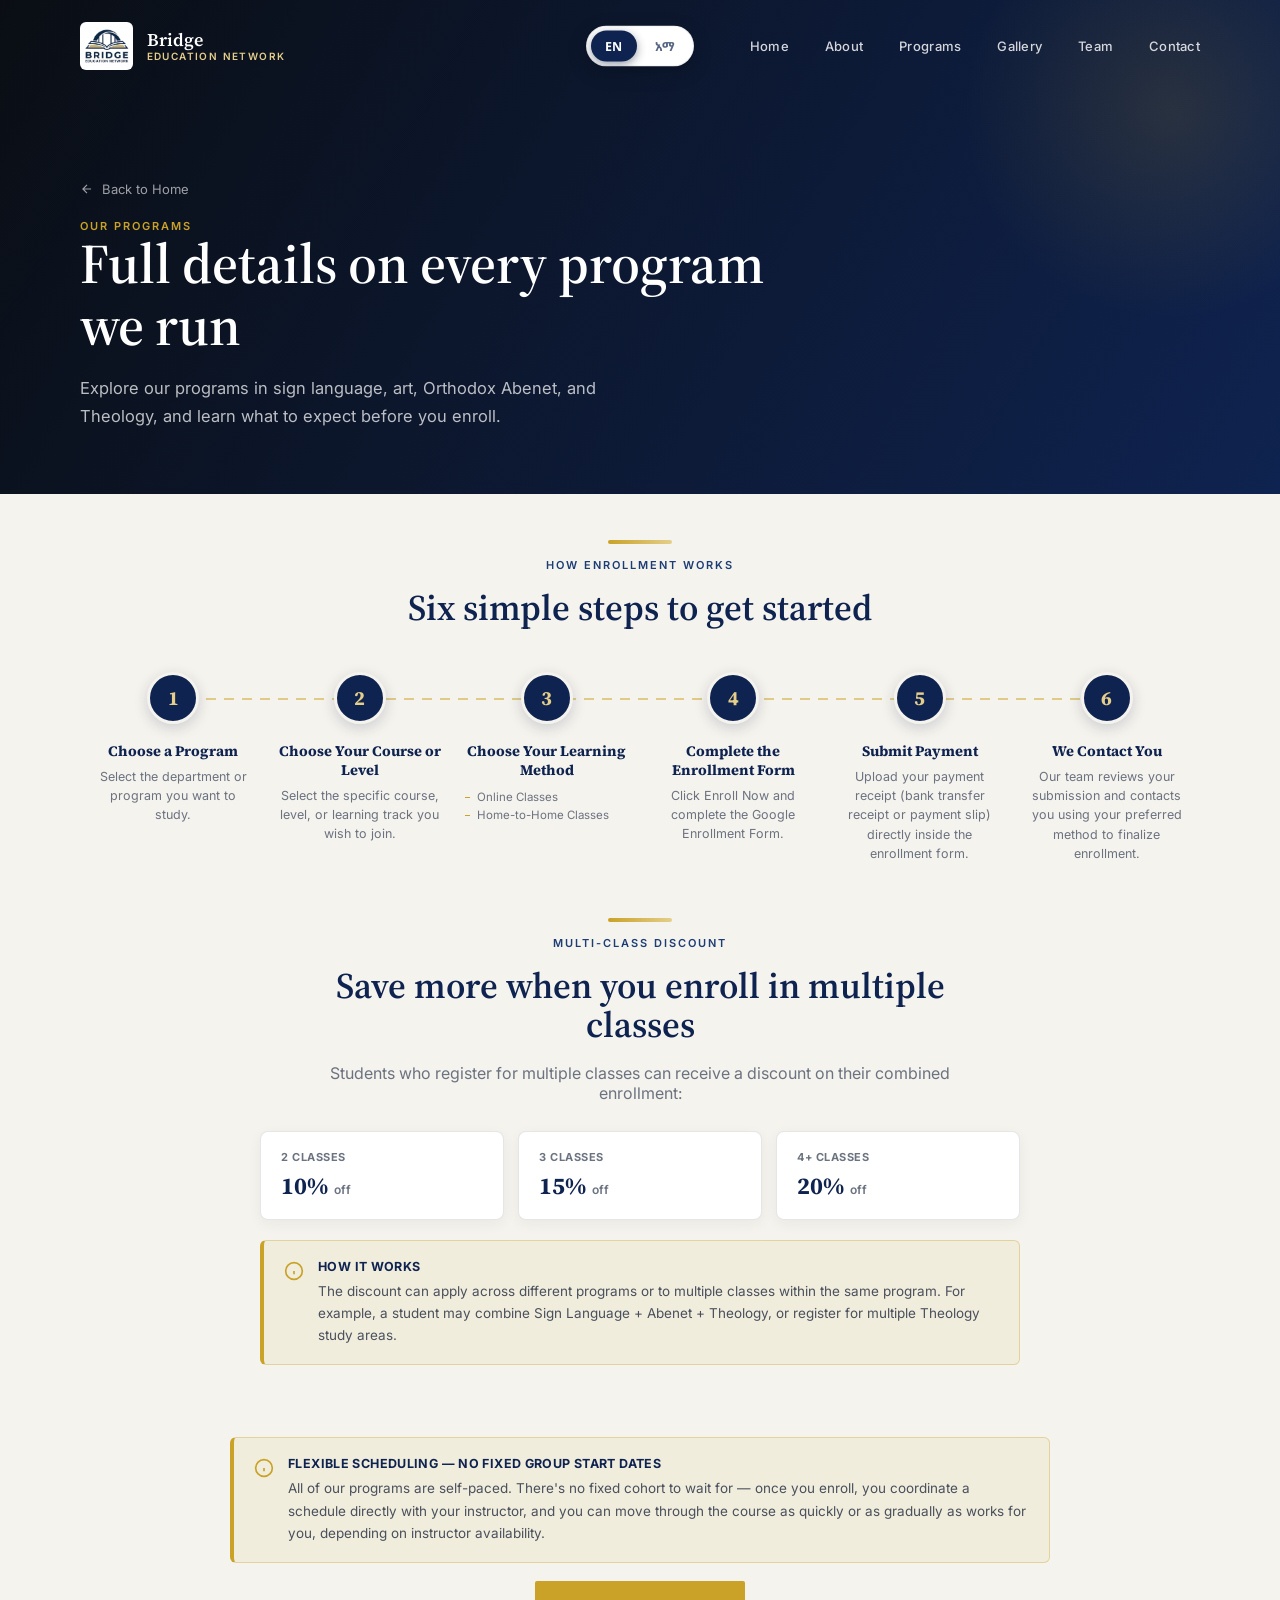
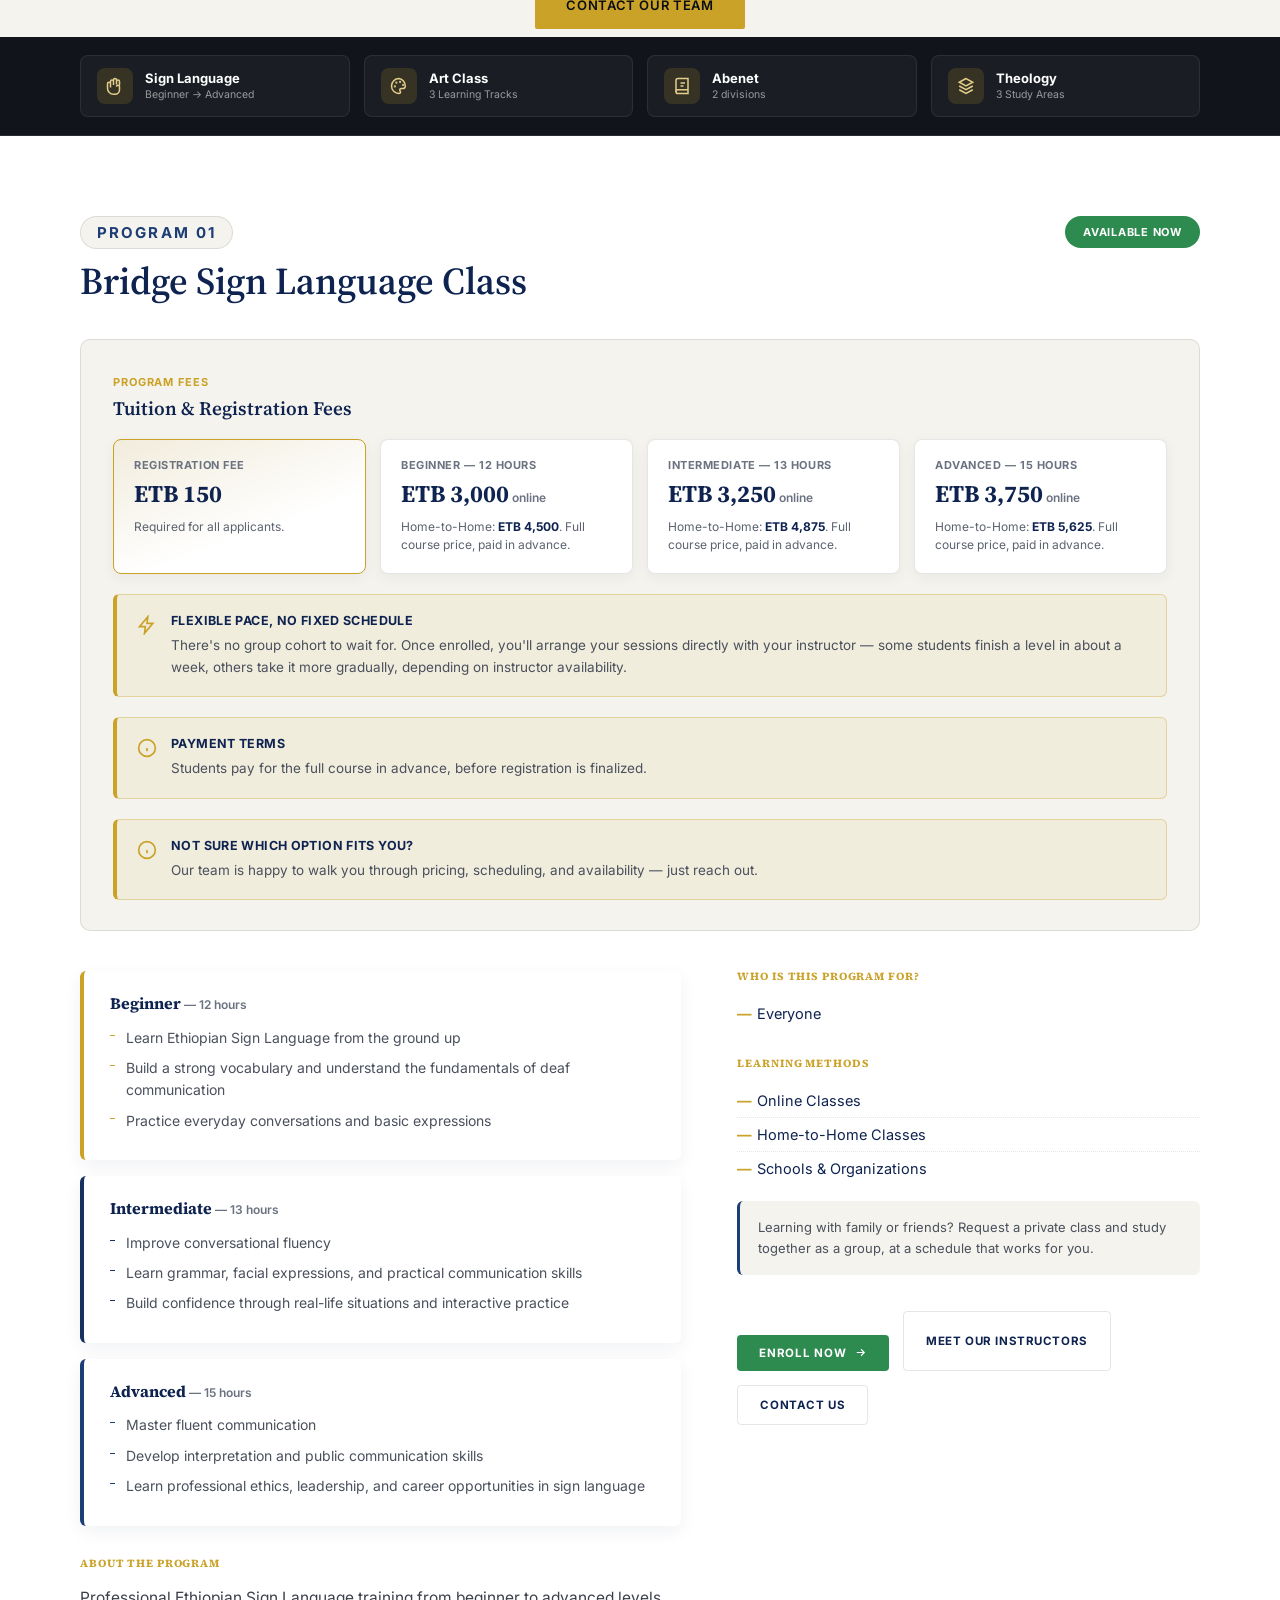
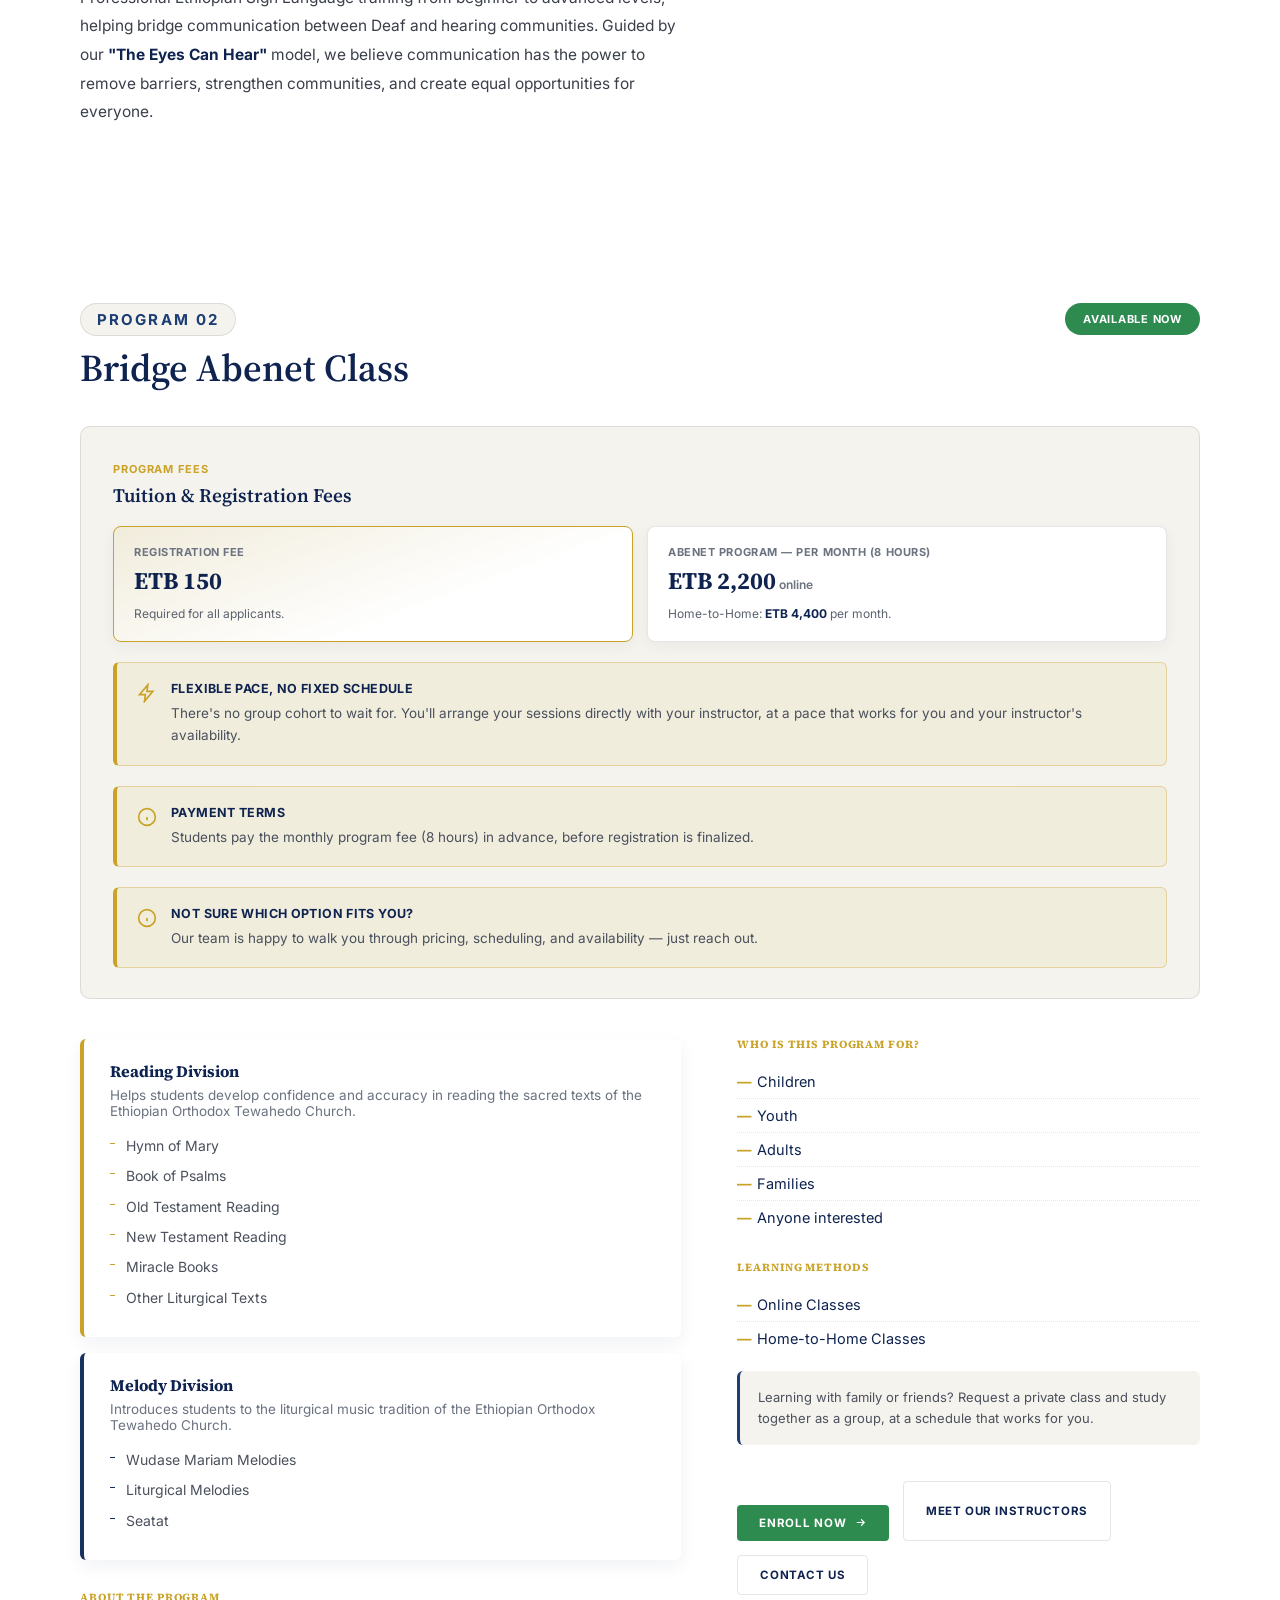
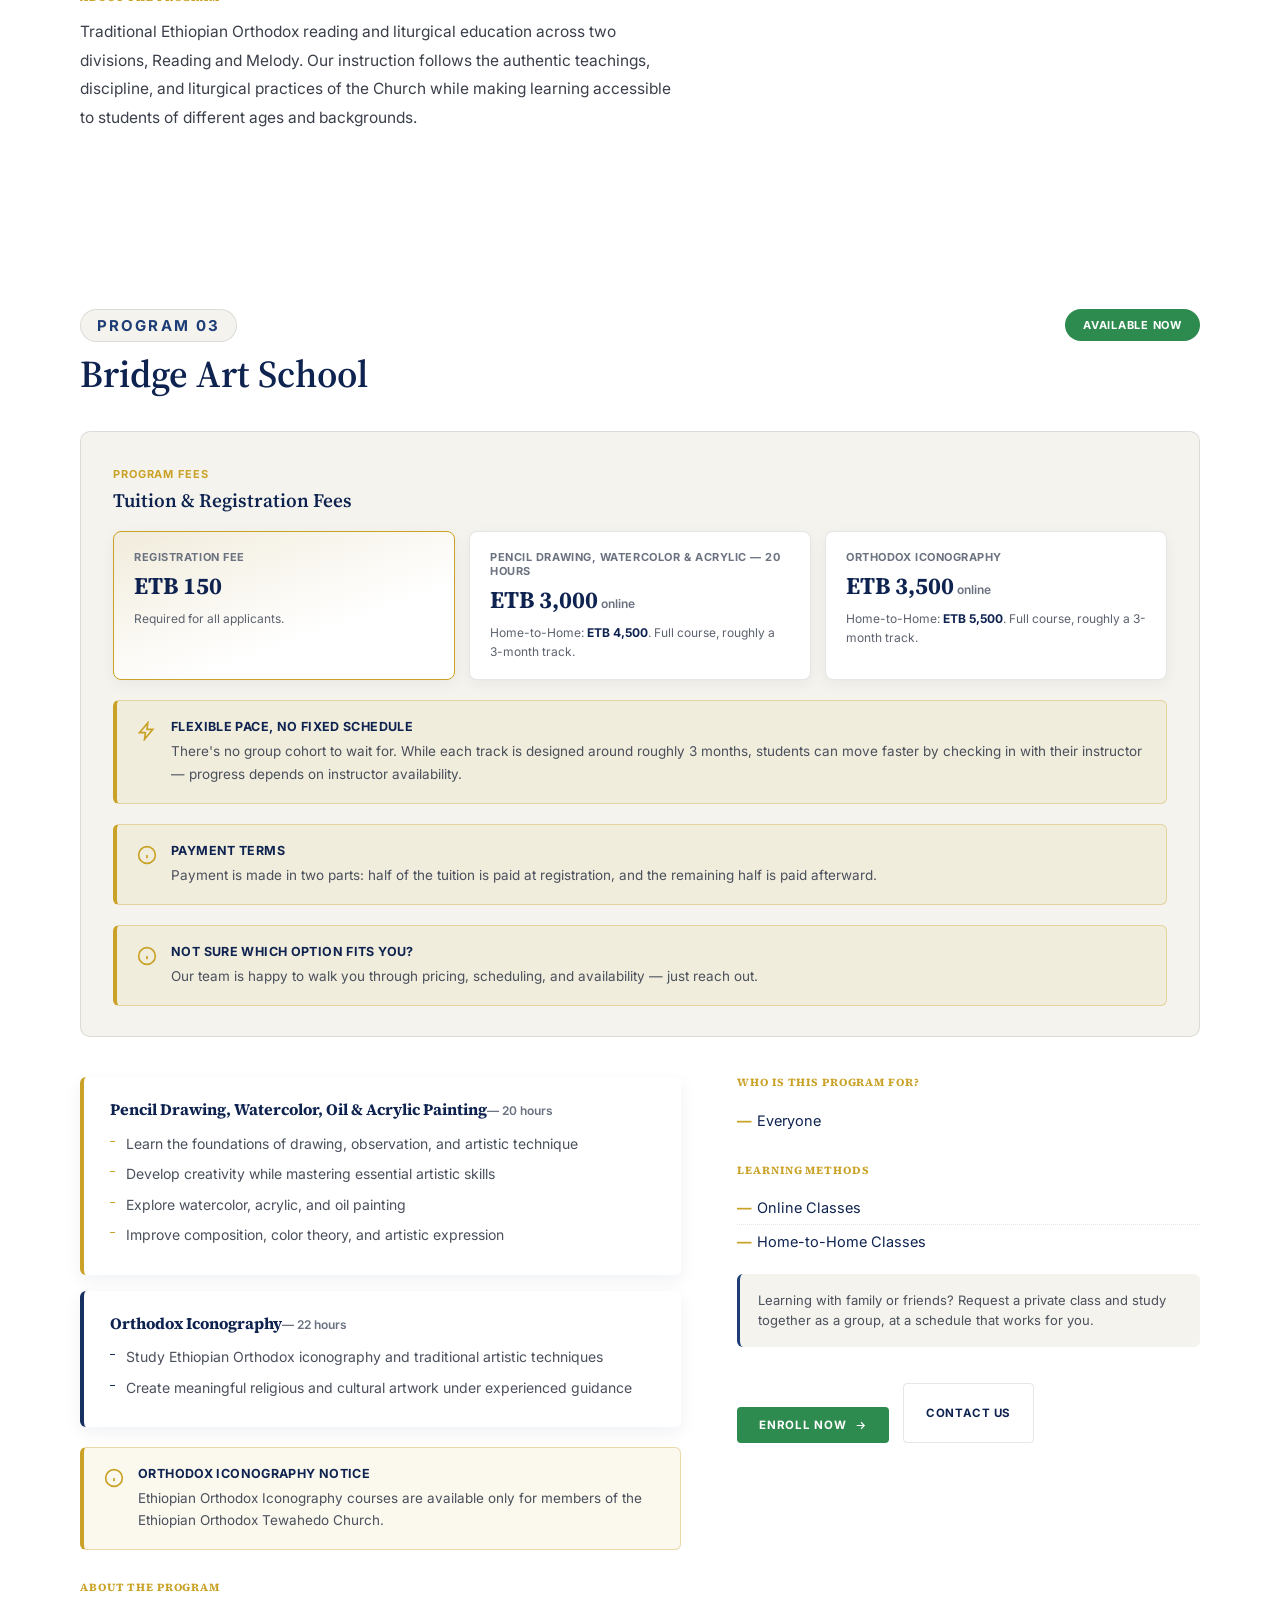
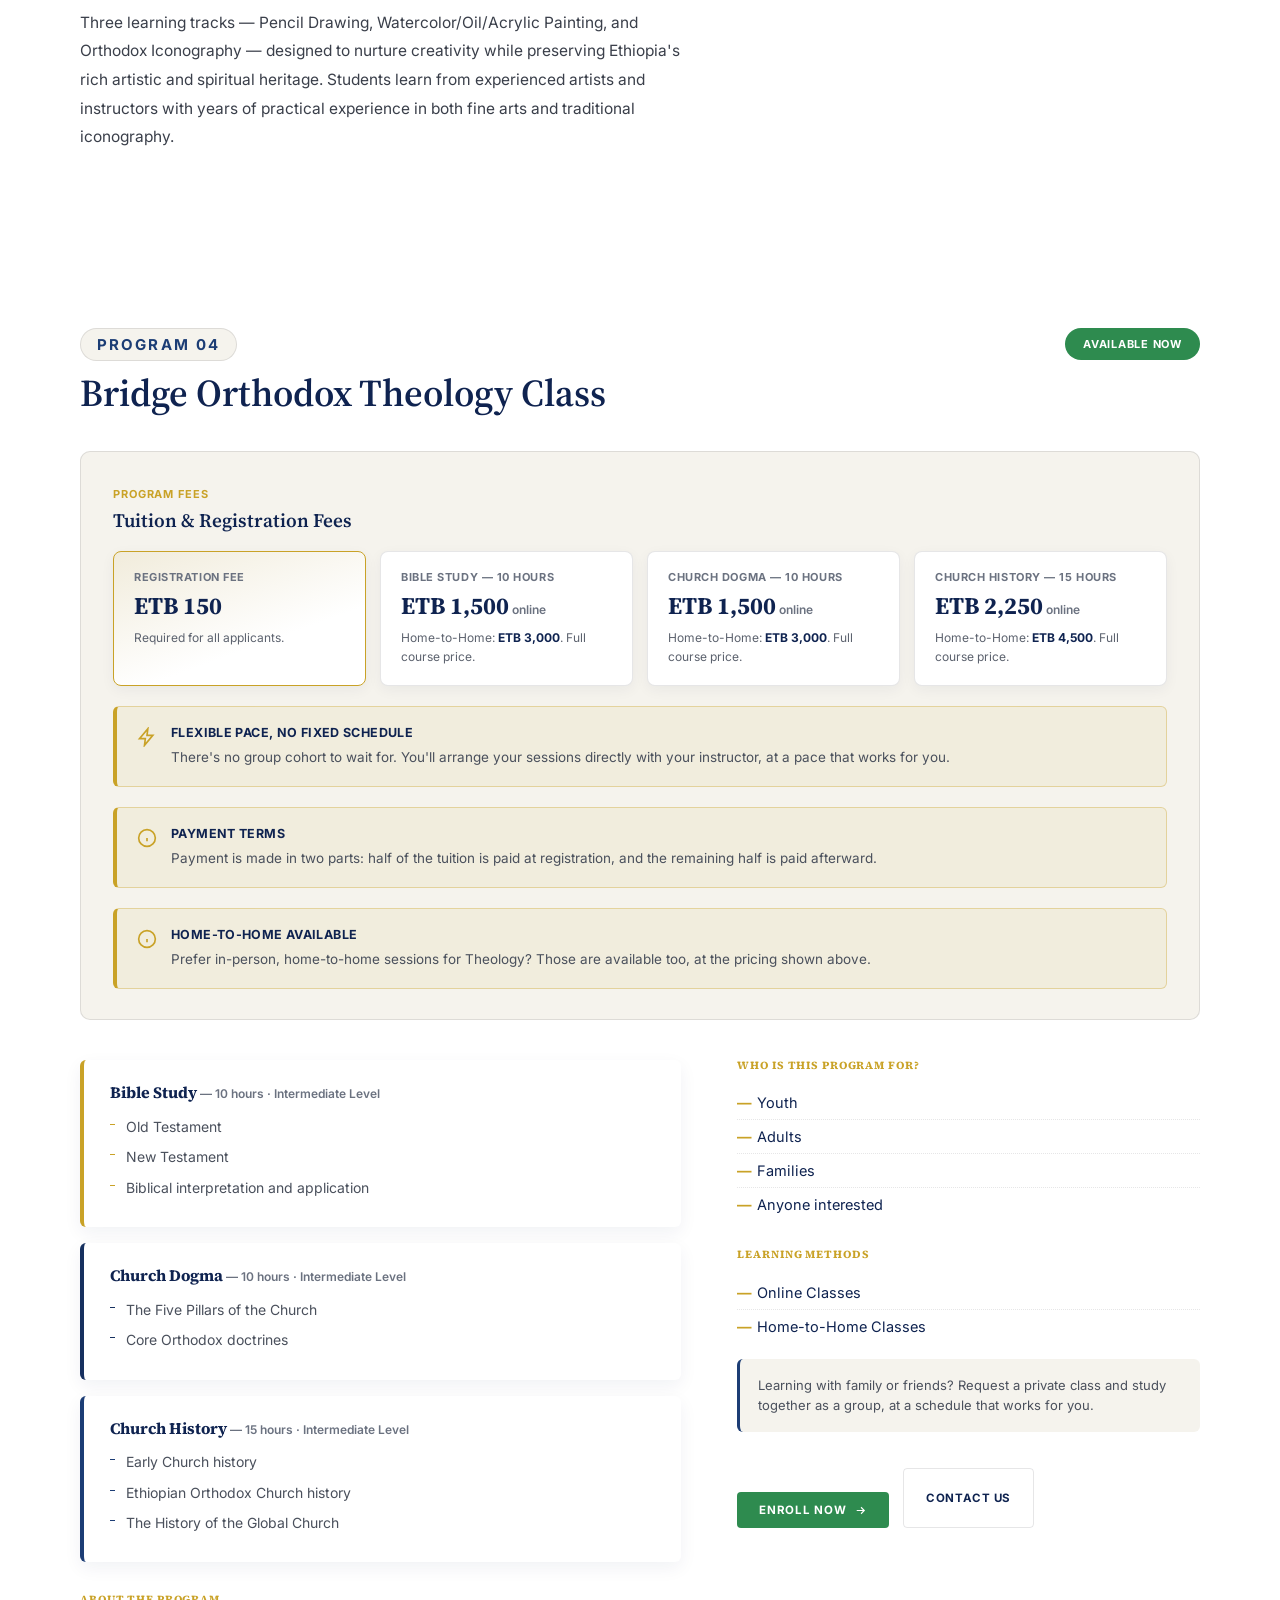
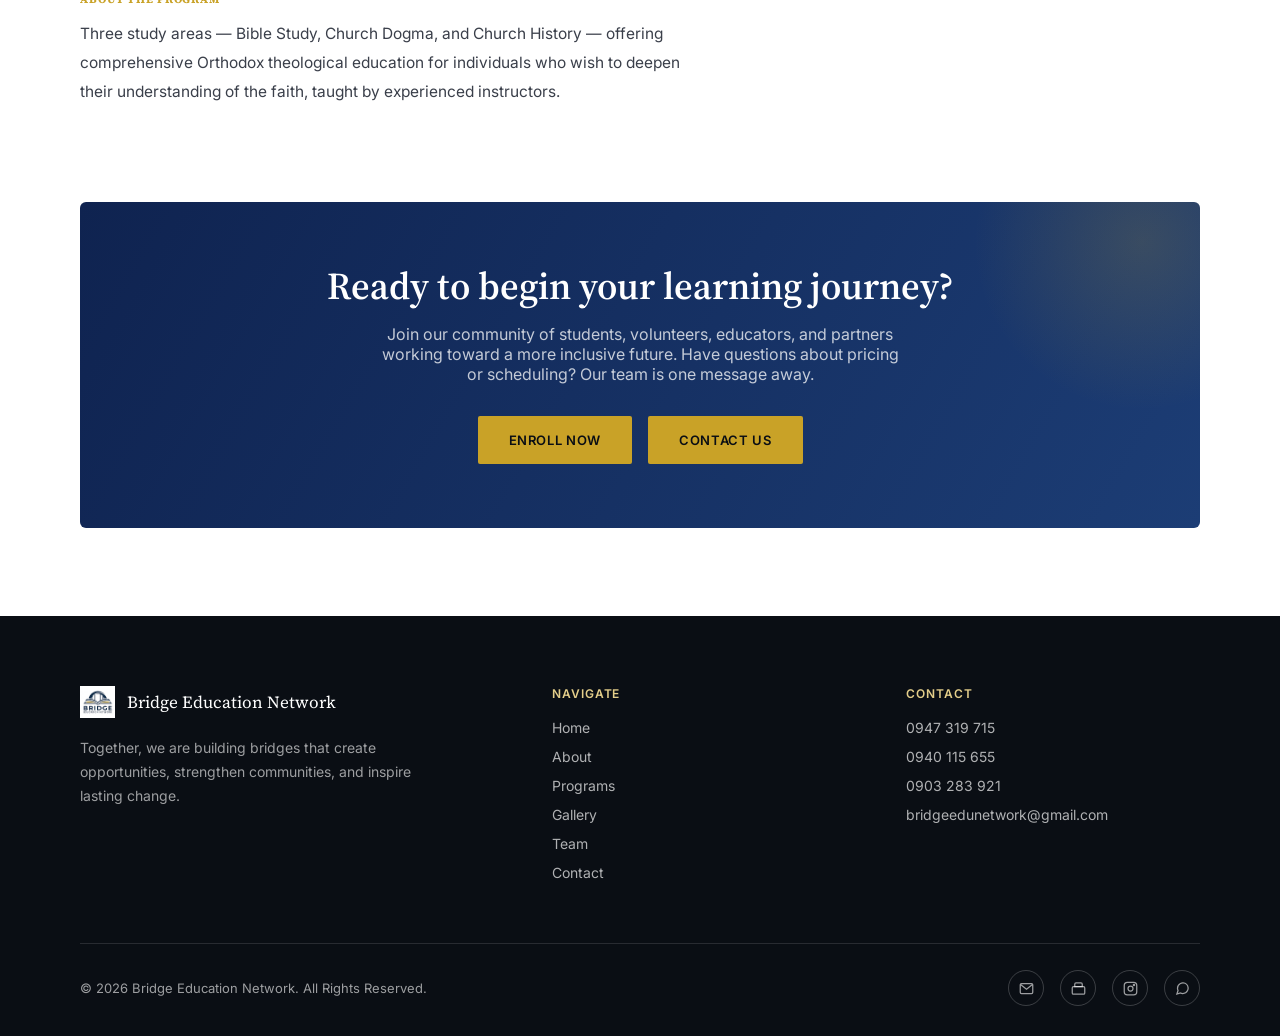
<file: programs.html>
<!DOCTYPE html>
<html lang="en">
<head>
<meta charset="UTF-8">
<meta name="viewport" content="width=device-width, initial-scale=1.0">
<title>Our Programs — Bridge Education Network</title>
<meta name="description" content="Full program details and enrollment steps for Bridge Education Network: Sign Language, Art Class, Abenet, and Orthodox Theology.">
<meta property="og:title" content="Our Programs — Bridge Education Network">
<meta property="og:description" content="Explore full curriculum details and how enrollment works for every Bridge program.">
<meta property="og:image" content="assets/hero-group.jpg">
<meta property="og:type" content="website">
<link rel="icon" type="image/jpeg" href="assets/favicon.jpg">
<link rel="icon" type="image/jpeg" href="assets/logo.jpg">
<link rel="preconnect" href="https://fonts.googleapis.com">
<link rel="preconnect" href="https://fonts.gstatic.com" crossorigin>
<link href="https://fonts.googleapis.com/css2?family=Source+Serif+4:opsz,wght@8..60,400;8..60,500;8..60,600;8..60,700&family=Inter:wght@400;500;600;700&family=Noto+Sans+Ethiopic:wght@600;700&display=swap" rel="stylesheet">
<link rel="stylesheet" href="assets/style.css">
<style>
  header#siteHeader nav{ position:relative; }
  .lang-switch{
    display:flex;
    align-items:center;
    gap:4px;
    padding:4px;
    position:absolute;
    left:50%;
    top:50%;
    transform:translate(-50%,-50%);
    background:#ffffff;
    border:1px solid rgba(17,27,48,0.08);
    border-radius:999px;
    font-family:'Inter',sans-serif;
    box-shadow:0 6px 20px rgba(0,0,0,0.18), 0 2px 6px rgba(0,0,0,0.10);
  }
  header#siteHeader.scrolled .lang-switch{
    background:#ffffff;
    border-color:rgba(17,27,48,0.10);
    box-shadow:0 4px 14px rgba(17,27,48,0.14), 0 1px 4px rgba(17,27,48,0.08);
  }
  .lang-switch .lang-opt{
    display:inline-flex;
    align-items:center;
    justify-content:center;
    min-width:40px;
    padding:7px 14px;
    font-size:12.5px;
    font-weight:700;
    font-family:'Noto Sans Ethiopic','Inter',sans-serif;
    letter-spacing:.02em;
    text-decoration:none;
    border-radius:999px;
    color:var(--navy, #16233f);
    opacity:.7;
    transition:opacity .2s ease, background .2s ease, color .2s ease, transform .15s ease, box-shadow .2s ease;
  }
  .lang-switch .lang-opt:hover{
    opacity:1;
    transform:translateY(-1px);
    background:rgba(22,35,63,0.08);
  }
  .lang-switch .lang-opt.is-active{
    opacity:1;
    color:#fff;
    background:var(--navy, #16233f);
    box-shadow:0 3px 10px rgba(22,35,63,0.45);
  }
  .lang-switch .lang-opt.is-active:hover{ background:var(--navy, #16233f); }
  @media (max-width:860px){
    .lang-switch{ position:static; transform:none; margin-left:auto; order:2; }
    .lang-switch .lang-opt{ padding:6px 11px; font-size:11.5px; min-width:34px; }
  }
  .contact-banner{
    max-width:820px;
    margin:0 auto;
    text-align:center;
  }
  .contact-banner .fee-notice{
    max-width:100%;
    margin:0 auto;
    text-align:left;
  }
  .contact-banner-actions{
    margin-top:18px;
  }
  .fee-card-note strong{ color:var(--navy,#16233f); }
</style>
</head>
<body>

<div id="bridge-progress"><div id="bridge-progress-fill"></div></div>

<header id="siteHeader" class="scrolled">
  <nav>
    <a href="index.html#home" class="brand">
      <img src="assets/logo.jpg" alt="Bridge Education Network logo" onerror="this.style.display='none'">
      <div>
        <span>Bridge</span>
        <small>Education Network</small>
      </div>
    </a>
    <div class="lang-switch" role="group" aria-label="Language switch / ቋንቋ ይቀይሩ">
      <a href="programs.html" class="lang-opt is-active">EN</a>
      <a href="programs-am.html" class="lang-opt">አማ</a>
    </div>
    <div class="nav-links" id="navLinks">
      <a href="index.html" onclick="closeMenu()">Home</a>
      <a href="about.html" onclick="closeMenu()">About</a>
      <a href="programs.html" onclick="closeMenu()">Programs</a>
      <a href="gallery.html" onclick="closeMenu()">Gallery</a>
      <a href="team.html" onclick="closeMenu()">Team</a>
      <a href="contact.html" onclick="closeMenu()">Contact</a>
    </div>
    <button class="menu-btn" id="menuBtn" aria-label="Open menu">☰</button>
  </nav>
</header>
<div class="nav-overlay" id="navOverlay"></div>

<!-- PAGE HERO -->
<section class="page-hero">
  <div class="wrap">
    <a href="index.html" class="page-breadcrumb">
      <svg viewBox="0 0 24 24" fill="none" stroke="currentColor" stroke-width="2" aria-hidden="true"><path d="M19 12H5M12 19l-7-7 7-7"/></svg>
      Back to Home
    </a>
    <div class="eyebrow">Our Programs</div>
    <h1>Full details on every program we run</h1>
    <p>Explore our programs in sign language, art, Orthodox Abenet, and Theology, and learn what to expect before you enroll.</p>
  </div>
</section>

<!-- HOW ENROLLMENT WORKS -->
<section class="enroll-section section-parchment">
  <div class="wrap">
    <div class="head-lg reveal" style="margin-bottom:0;">
      <div class="eyebrow dark">How Enrollment Works</div>
      <h2 style="font-size:clamp(26px,3vw,36px);">Six simple steps to get started</h2>
    </div>
    <div class="enroll-steps reveal-stagger">
      <div class="enroll-step">
        <div class="enroll-step-num">1</div>
        <h4>Choose a Program</h4>
        <p>Select the department or program you want to study.</p>
      </div>
      <div class="enroll-step">
        <div class="enroll-step-num">2</div>
        <h4>Choose Your Course or Level</h4>
        <p>Select the specific course, level, or learning track you wish to join.</p>
      </div>
      <div class="enroll-step">
        <div class="enroll-step-num">3</div>
        <h4>Choose Your Learning Method</h4>
        <ul>
          <li>Online Classes</li>
          <li>Home-to-Home Classes</li>
        </ul>
      </div>
      <div class="enroll-step">
        <div class="enroll-step-num">4</div>
        <h4>Complete the Enrollment Form</h4>
        <p>Click Enroll Now and complete the Google Enrollment Form.</p>
      </div>
      <div class="enroll-step">
        <div class="enroll-step-num">5</div>
        <h4>Submit Payment</h4>
        <p>Upload your payment receipt (bank transfer receipt or payment slip) directly inside the enrollment form.</p>
      </div>
      <div class="enroll-step">
        <div class="enroll-step-num">6</div>
        <h4>We Contact You</h4>
        <p>Our team reviews your submission and contacts you using your preferred method to finalize enrollment.</p>
      </div>
    </div>
  </div>
</section>

<!-- MULTI-CLASS DISCOUNT -->
<section class="enroll-section section-parchment" id="multi-class-discount">
  <div class="wrap">
    <div class="head-lg reveal" style="margin-bottom:0;">
      <div class="eyebrow dark">Multi-Class Discount</div>
      <h2 style="font-size:clamp(26px,3vw,36px);">Save more when you enroll in multiple classes</h2>
    </div>
    <p style="max-width:640px;margin:18px auto 28px;text-align:center;color:var(--gray);">Students who register for multiple classes can receive a discount on their combined enrollment:</p>
    <div class="fee-grid reveal-stagger" style="max-width:760px;margin:0 auto;">
      <div class="fee-card">
        <div class="fee-card-label">2 Classes</div>
        <div class="fee-card-amount">10%<span> off</span></div>
      </div>
      <div class="fee-card">
        <div class="fee-card-label">3 Classes</div>
        <div class="fee-card-amount">15%<span> off</span></div>
      </div>
      <div class="fee-card">
        <div class="fee-card-label">4+ Classes</div>
        <div class="fee-card-amount">20%<span> off</span></div>
      </div>
    </div>
    <div class="fee-notice" style="max-width:760px;margin:20px auto 0;">
      <svg viewBox="0 0 24 24" fill="none" stroke="currentColor" stroke-width="2" aria-hidden="true"><circle cx="12" cy="12" r="10"/><path d="M12 16v-4M12 8h.01"/></svg>
      <div>
        <h6>How It Works</h6>
        <p>The discount can apply across different programs or to multiple classes within the same program. For example, a student may combine Sign Language + Abenet + Theology, or register for multiple Theology study areas.</p>
      </div>
    </div>
  </div>
</section>

<!-- FLEXIBLE SCHEDULING / CONTACT BANNER -->
<section class="enroll-section section-parchment">
  <div class="wrap">
    <div class="contact-banner reveal">
      <div class="fee-notice">
        <svg viewBox="0 0 24 24" fill="none" stroke="currentColor" stroke-width="2" aria-hidden="true"><circle cx="12" cy="12" r="10"/><path d="M12 16v-4M12 8h.01"/></svg>
        <div>
          <h6>Flexible Scheduling — No Fixed Group Start Dates</h6>
          <p>All of our programs are self-paced. There's no fixed cohort to wait for — once you enroll, you coordinate a schedule directly with your instructor, and you can move through the course as quickly or as gradually as works for you, depending on instructor availability.</p>
        </div>
      </div>
      <div class="contact-banner-actions">
        <a href="contact.html" class="btn btn-primary">Contact Our Team</a>
      </div>
    </div>
  </div>
</section>

<!-- PROGRAM NAV CARDS -->
<div class="program-nav-wrap">
  <div class="program-nav-cards" id="pnavCards">
    <a href="#sign-language" class="pnav-card" data-target="sign-language">
      <div class="pnav-icon"><svg viewBox="0 0 24 24" fill="none" stroke="currentColor" stroke-width="2" aria-hidden="true"><path d="M18 11V6a2 2 0 00-2-2 2 2 0 00-2 2M14 10V4a2 2 0 00-2-2 2 2 0 00-2 2v2M10 10.5V6a2 2 0 00-2-2 2 2 0 00-2 2v8M6 14V9a2 2 0 00-2-2 2 2 0 00-2 2v6a8 8 0 008 8h2c3.3 0 6-2.7 6-6v-4a2 2 0 00-2-2 2 2 0 00-2 2"/></svg></div>
      <div class="pnav-text"><h5>Sign Language</h5><p>Beginner → Advanced</p></div>
    </a>
    <a href="#art-school" class="pnav-card" data-target="art-school">
      <div class="pnav-icon"><svg viewBox="0 0 24 24" fill="none" stroke="currentColor" stroke-width="2" aria-hidden="true"><circle cx="13.5" cy="6.5" r="0.5" fill="currentColor"/><circle cx="17.5" cy="10.5" r="0.5" fill="currentColor"/><circle cx="8.5" cy="7.5" r="0.5" fill="currentColor"/><circle cx="6.5" cy="12.5" r="0.5" fill="currentColor"/><path d="M12 2a10 10 0 000 20c1.1 0 2-.9 2-2 0-.5-.2-1-.5-1.3-.3-.4-.5-.8-.5-1.3 0-1.1.9-2 2-2h2.4a3 3 0 003-3A9.99 9.99 0 0012 2z"/></svg></div>
      <div class="pnav-text"><h5>Art Class</h5><p>3 Learning Tracks</p></div>
    </a>
    <a href="#abenet" class="pnav-card" data-target="abenet">
      <div class="pnav-icon"><svg viewBox="0 0 24 24" fill="none" stroke="currentColor" stroke-width="2" aria-hidden="true"><path d="M4 19.5A2.5 2.5 0 016.5 17H20"/><path d="M6.5 2H20v20H6.5A2.5 2.5 0 014 19.5v-15A2.5 2.5 0 016.5 2z"/><path d="M10 8h6M10 12h4"/></svg></div>
      <div class="pnav-text"><h5>Abenet</h5><p>2 divisions</p></div>
    </a>
    <a href="#theology" class="pnav-card" data-target="theology">
      <div class="pnav-icon"><svg viewBox="0 0 24 24" fill="none" stroke="currentColor" stroke-width="2" aria-hidden="true"><path d="M12 2L3 7l9 5 9-5-9-5z"/><path d="M3 12l9 5 9-5M3 17l9 5 9-5"/></svg></div>
      <div class="pnav-text"><h5>Theology</h5><p>3 Study Areas</p></div>
    </a>
  </div>
</div>

<!-- 1. SIGN LANGUAGE -->
<section class="detail-section" id="sign-language">
  <div class="wrap">
    <div class="detail-head">
      <div>
        <div class="eyebrow dark program-number">Program 01</div>
        <h2>Bridge Sign Language Class</h2>
      </div>
      <div class="detail-status available">Available Now</div>
    </div>

    <div class="fee-panel reveal">
      <div class="fee-panel-head">
        <span class="fee-panel-eyebrow">Program Fees</span>
        <h3>Tuition &amp; Registration Fees</h3>
      </div>
      <div class="fee-grid">
        <div class="fee-card fee-card-app">
          <div class="fee-card-label">Registration Fee</div>
          <div class="fee-card-amount">ETB 150</div>
          <div class="fee-card-note">Required for all applicants.</div>
        </div>
        <div class="fee-card">
          <div class="fee-card-label">Beginner — 12 hours</div>
          <div class="fee-card-amount">ETB 3,000<span>online</span></div>
          <div class="fee-card-note">Home-to-Home: <strong>ETB 4,500</strong>. Full course price, paid in advance.</div>
        </div>
        <div class="fee-card">
          <div class="fee-card-label">Intermediate — 13 hours</div>
          <div class="fee-card-amount">ETB 3,250<span>online</span></div>
          <div class="fee-card-note">Home-to-Home: <strong>ETB 4,875</strong>. Full course price, paid in advance.</div>
        </div>
        <div class="fee-card">
          <div class="fee-card-label">Advanced — 15 hours</div>
          <div class="fee-card-amount">ETB 3,750<span>online</span></div>
          <div class="fee-card-note">Home-to-Home: <strong>ETB 5,625</strong>. Full course price, paid in advance.</div>
        </div>
      </div>
      <div class="fee-notice">
        <svg viewBox="0 0 24 24" fill="none" stroke="currentColor" stroke-width="2" aria-hidden="true"><path d="M13 2L3 14h7l-1 8 10-12h-7l1-8z"/></svg>
        <div>
          <h6>Flexible Pace, No Fixed Schedule</h6>
          <p>There's no group cohort to wait for. Once enrolled, you'll arrange your sessions directly with your instructor — some students finish a level in about a week, others take it more gradually, depending on instructor availability.</p>
        </div>
      </div>
      <div class="fee-notice">
        <svg viewBox="0 0 24 24" fill="none" stroke="currentColor" stroke-width="2" aria-hidden="true"><circle cx="12" cy="12" r="10"/><path d="M12 16v-4M12 8h.01"/></svg>
        <div>
          <h6>Payment Terms</h6>
          <p>Students pay for the full course in advance, before registration is finalized.</p>
        </div>
      </div>
      <div class="fee-notice">
        <svg viewBox="0 0 24 24" fill="none" stroke="currentColor" stroke-width="2" aria-hidden="true"><circle cx="12" cy="12" r="10"/><path d="M12 16v-4M12 8h.01"/></svg>
        <div>
          <h6>Not Sure Which Option Fits You?</h6>
          <p>Our team is happy to walk you through pricing, scheduling, and availability — just reach out.</p>
        </div>
      </div>
    </div>

    <div class="detail-columns" style="margin-top:40px;">
      <div>
        <div class="level-stack">
          <div class="level-card">
            <h4>Beginner <span style="font-family:var(--sans);font-size:12px;font-weight:600;color:var(--gray);text-transform:none;letter-spacing:0;">— 12 hours</span></h4>
            <ul>
              <li>Learn Ethiopian Sign Language from the ground up</li>
              <li>Build a strong vocabulary and understand the fundamentals of deaf communication</li>
              <li>Practice everyday conversations and basic expressions</li>
            </ul>
          </div>
          <div class="level-card">
            <h4>Intermediate <span style="font-family:var(--sans);font-size:12px;font-weight:600;color:var(--gray);text-transform:none;letter-spacing:0;">— 13 hours</span></h4>
            <ul>
              <li>Improve conversational fluency</li>
              <li>Learn grammar, facial expressions, and practical communication skills</li>
              <li>Build confidence through real-life situations and interactive practice</li>
            </ul>
          </div>
          <div class="level-card">
            <h4>Advanced <span style="font-family:var(--sans);font-size:12px;font-weight:600;color:var(--gray);text-transform:none;letter-spacing:0;">— 15 hours</span></h4>
            <ul>
              <li>Master fluent communication</li>
              <li>Develop interpretation and public communication skills</li>
              <li>Learn professional ethics, leadership, and career opportunities in sign language</li>
            </ul>
          </div>
        </div>
        <div class="detail-about" style="margin-top:32px;">
          <h4 style="font-size:11px;letter-spacing:.08em;text-transform:uppercase;color:var(--gold);font-weight:700;margin-bottom:14px;">About the Program</h4>
          <p>Professional Ethiopian Sign Language training from beginner to advanced levels, helping bridge communication between Deaf and hearing communities. Guided by our <strong>"The Eyes Can Hear"</strong> model, we believe communication has the power to remove barriers, strengthen communities, and create equal opportunities for everyone.</p>
        </div>
      </div>
      <div>
        <div class="detail-side-block">
          <h4>Who Is This Program For?</h4>
          <ul><li>Everyone</li></ul>
        </div>
        <div class="detail-side-block">
          <h4>Learning Methods</h4>
          <ul>
            <li>Online Classes</li>
            <li>Home-to-Home Classes</li>
            <li>Schools &amp; Organizations</li>
          </ul>
          <div class="methods-note">Learning with family or friends? Request a private class and study together as a group, at a schedule that works for you.</div>
        </div>
        <div class="detail-cta-row">
          <a href="https://docs.google.com/forms/d/e/1FAIpQLSdBMdZhzI4ta-ZP2H80Q1u85T6SxXSP2tIdPjwNam-0gN0Urw/viewform?usp=header" target="_blank" rel="noopener" class="program-enroll">Enroll Now <svg viewBox="0 0 24 24" fill="none" stroke="currentColor" stroke-width="2" aria-hidden="true"><path d="M5 12h14M13 6l6 6-6 6"/></svg></a>
          <a href="team.html#sign-language" class="team-btn outline">Meet Our Instructors</a>
          <a href="contact.html" class="team-btn outline">Contact Us</a>
        </div>
      </div>
    </div>
  </div>
</section>

<!-- 2. ABENET -->
<section class="detail-section" id="abenet">
  <div class="wrap">
    <div class="detail-head">
      <div>
        <div class="eyebrow dark program-number">Program 02</div>
        <h2>Bridge Abenet Class</h2>
      </div>
      <div class="detail-status available">Available Now</div>
    </div>

    <div class="fee-panel reveal">
      <div class="fee-panel-head">
        <span class="fee-panel-eyebrow">Program Fees</span>
        <h3>Tuition &amp; Registration Fees</h3>
      </div>
      <div class="fee-grid">
        <div class="fee-card fee-card-app">
          <div class="fee-card-label">Registration Fee</div>
          <div class="fee-card-amount">ETB 150</div>
          <div class="fee-card-note">Required for all applicants.</div>
        </div>
        <div class="fee-card">
          <div class="fee-card-label">Abenet Program — per month (8 hours)</div>
          <div class="fee-card-amount">ETB 2,200<span>online</span></div>
          <div class="fee-card-note">Home-to-Home: <strong>ETB 4,400</strong> per month.</div>
        </div>
      </div>
      <div class="fee-notice">
        <svg viewBox="0 0 24 24" fill="none" stroke="currentColor" stroke-width="2" aria-hidden="true"><path d="M13 2L3 14h7l-1 8 10-12h-7l1-8z"/></svg>
        <div>
          <h6>Flexible Pace, No Fixed Schedule</h6>
          <p>There's no group cohort to wait for. You'll arrange your sessions directly with your instructor, at a pace that works for you and your instructor's availability.</p>
        </div>
      </div>
      <div class="fee-notice">
        <svg viewBox="0 0 24 24" fill="none" stroke="currentColor" stroke-width="2" aria-hidden="true"><circle cx="12" cy="12" r="10"/><path d="M12 16v-4M12 8h.01"/></svg>
        <div>
          <h6>Payment Terms</h6>
          <p>Students pay the monthly program fee (8 hours) in advance, before registration is finalized.</p>
        </div>
      </div>
      <div class="fee-notice">
        <svg viewBox="0 0 24 24" fill="none" stroke="currentColor" stroke-width="2" aria-hidden="true"><circle cx="12" cy="12" r="10"/><path d="M12 16v-4M12 8h.01"/></svg>
        <div>
          <h6>Not Sure Which Option Fits You?</h6>
          <p>Our team is happy to walk you through pricing, scheduling, and availability — just reach out.</p>
        </div>
      </div>
    </div>

    <div class="detail-columns" style="margin-top:40px;">
      <div>
        <div class="level-stack">
          <div class="level-card">
            <h4>Reading Division</h4>
            <p style="font-size:13.5px;color:var(--gray);margin-top:6px;">Helps students develop confidence and accuracy in reading the sacred texts of the Ethiopian Orthodox Tewahedo Church.</p>
            <ul style="margin-top:12px;">
              <li>Hymn of Mary</li>
              <li>Book of Psalms</li>
              <li>Old Testament Reading</li>
              <li>New Testament Reading</li>
              <li>Miracle Books</li>
              <li>Other Liturgical Texts</li>
            </ul>
          </div>
          <div class="level-card">
            <h4>Melody Division</h4>
            <p style="font-size:13.5px;color:var(--gray);margin-top:6px;">Introduces students to the liturgical music tradition of the Ethiopian Orthodox Tewahedo Church.</p>
            <ul style="margin-top:12px;">
              <li>Wudase Mariam Melodies</li>
              <li>Liturgical Melodies </li>
              <li>Seatat </li>
            </ul>
          </div>
        </div>
        <div class="detail-about" style="margin-top:32px;">
          <h4 style="font-size:11px;letter-spacing:.08em;text-transform:uppercase;color:var(--gold);font-weight:700;margin-bottom:14px;">About the Program</h4>
          <p>Traditional Ethiopian Orthodox reading and liturgical education across two divisions, Reading and Melody. Our instruction follows the authentic teachings, discipline, and liturgical practices of the Church while making learning accessible to students of different ages and backgrounds.</p>
        </div>
      </div>
      <div>
        <div class="detail-side-block">
          <h4>Who Is This Program For?</h4>
          <ul>
            <li>Children</li>
            <li>Youth</li>
            <li>Adults</li>
            <li>Families</li>
            <li>Anyone interested</li>
          </ul>
        </div>
        <div class="detail-side-block">
          <h4>Learning Methods</h4>
          <ul>
            <li>Online Classes</li>
            <li>Home-to-Home Classes</li>
          </ul>
          <div class="methods-note">Learning with family or friends? Request a private class and study together as a group, at a schedule that works for you.</div>
        </div>
        <div class="detail-cta-row">
          <a href="https://docs.google.com/forms/d/e/1FAIpQLSeRFP4_DPlgIYdW7Im9rH8StcokRG9dnCrF0ShHrsq0tqv5aA/viewform?usp=header" target="_blank" rel="noopener" class="program-enroll">Enroll Now <svg viewBox="0 0 24 24" fill="none" stroke="currentColor" stroke-width="2" aria-hidden="true"><path d="M5 12h14M13 6l6 6-6 6"/></svg></a>
          <a href="team.html#abenet" class="team-btn outline">Meet Our Instructors</a>
          <a href="contact.html" class="team-btn outline">Contact Us</a>
        </div>
      </div>
    </div>
  </div>
</section>

<!-- 3. ART SCHOOL -->
<section class="detail-section" id="art-school">
  <div class="wrap">
    <div class="detail-head">
      <div>
        <div class="eyebrow dark program-number">Program 03</div>
        <h2>Bridge Art School</h2>
      </div>
      <div class="detail-status available">Available Now</div>
    </div>

    <div class="fee-panel reveal">
      <div class="fee-panel-head">
        <span class="fee-panel-eyebrow">Program Fees</span>
        <h3>Tuition &amp; Registration Fees</h3>
      </div>
      <div class="fee-grid">
        <div class="fee-card fee-card-app">
          <div class="fee-card-label">Registration Fee</div>
          <div class="fee-card-amount">ETB 150</div>
          <div class="fee-card-note">Required for all applicants.</div>
        </div>
        <div class="fee-card">
          <div class="fee-card-label">Pencil Drawing, Watercolor &amp; Acrylic — 20 hours</div>
          <div class="fee-card-amount">ETB 3,000<span>online</span></div>
          <div class="fee-card-note">Home-to-Home: <strong>ETB 4,500</strong>. Full course, roughly a 3-month track.</div>
        </div>
        <div class="fee-card">
          <div class="fee-card-label">Orthodox Iconography</div>
          <div class="fee-card-amount">ETB 3,500<span>online</span></div>
          <div class="fee-card-note">Home-to-Home: <strong>ETB 5,500</strong>. Full course, roughly a 3-month track.</div>
        </div>
      </div>
      <div class="fee-notice">
        <svg viewBox="0 0 24 24" fill="none" stroke="currentColor" stroke-width="2" aria-hidden="true"><path d="M13 2L3 14h7l-1 8 10-12h-7l1-8z"/></svg>
        <div>
          <h6>Flexible Pace, No Fixed Schedule</h6>
          <p>There's no group cohort to wait for. While each track is designed around roughly 3 months, students can move faster by checking in with their instructor — progress depends on instructor availability.</p>
        </div>
      </div>
      <div class="fee-notice">
        <svg viewBox="0 0 24 24" fill="none" stroke="currentColor" stroke-width="2" aria-hidden="true"><circle cx="12" cy="12" r="10"/><path d="M12 16v-4M12 8h.01"/></svg>
        <div>
          <h6>Payment Terms</h6>
          <p>Payment is made in two parts: half of the tuition is paid at registration, and the remaining half is paid afterward.</p>
        </div>
      </div>
      <div class="fee-notice">
        <svg viewBox="0 0 24 24" fill="none" stroke="currentColor" stroke-width="2" aria-hidden="true"><circle cx="12" cy="12" r="10"/><path d="M12 16v-4M12 8h.01"/></svg>
        <div>
          <h6>Not Sure Which Option Fits You?</h6>
          <p>Our team is happy to walk you through pricing, scheduling, and availability — just reach out.</p>
        </div>
      </div>
    </div>

    <div class="detail-columns" style="margin-top:40px;">
      <div>
        <div class="level-stack">
          <div class="level-card">
            <h4>Pencil Drawing, Watercolor, Oil &amp; Acrylic Painting<span style="font-family:var(--sans);font-size:12px;font-weight:600;color:var(--gray);text-transform:none;letter-spacing:0;">— 20 hours</span></h4>
            <ul>
              <li>Learn the foundations of drawing, observation, and artistic technique</li>
              <li>Develop creativity while mastering essential artistic skills</li>
              <li>Explore watercolor, acrylic, and oil painting</li>
              <li>Improve composition, color theory, and artistic expression</li>
            </ul>
          </div>
          <div class="level-card">
            <h4>Orthodox Iconography<span style="font-family:var(--sans);font-size:12px;font-weight:600;color:var(--gray);text-transform:none;letter-spacing:0;">— 22 hours</span></h4>
            <ul>
              <li>Study Ethiopian Orthodox iconography and traditional artistic techniques</li>
              <li>Create meaningful religious and cultural artwork under experienced guidance</li>
            </ul>
          </div>
        </div>
        <div class="fee-notice" style="margin-top:20px;">
          <svg viewBox="0 0 24 24" fill="none" stroke="currentColor" stroke-width="2" aria-hidden="true"><circle cx="12" cy="12" r="10"/><path d="M12 16v-4M12 8h.01"/></svg>
          <div>
            <h6>Orthodox Iconography Notice</h6>
            <p>Ethiopian Orthodox Iconography courses are available only for members of the Ethiopian Orthodox Tewahedo Church.</p>
          </div>
        </div>
        <div class="detail-about" style="margin-top:32px;">
          <h4 style="font-size:11px;letter-spacing:.08em;text-transform:uppercase;color:var(--gold);font-weight:700;margin-bottom:14px;">About the Program</h4>
          <p>Three learning tracks — Pencil Drawing, Watercolor/Oil/Acrylic Painting, and Orthodox Iconography — designed to nurture creativity while preserving Ethiopia's rich artistic and spiritual heritage. Students learn from experienced artists and instructors with years of practical experience in both fine arts and traditional iconography.</p>
        </div>
      </div>
      <div>
        <div class="detail-side-block">
          <h4>Who Is This Program For?</h4>
          <ul><li>Everyone</li></ul>
        </div>
        <div class="detail-side-block">
          <h4>Learning Methods</h4>
          <ul>
            <li>Online Classes</li>
            <li>Home-to-Home Classes</li>
          </ul>
          <div class="methods-note">Learning with family or friends? Request a private class and study together as a group, at a schedule that works for you.</div>
        </div>
        <div class="detail-cta-row">
          <a href="https://docs.google.com/forms/d/e/1FAIpQLSfIUja7wN_ltDRV4Dzg1EidljwXqeddtttoI6TyYpLEKf4EqA/viewform?usp=header" target="_blank" rel="noopener" class="program-enroll">Enroll Now <svg viewBox="0 0 24 24" fill="none" stroke="currentColor" stroke-width="2" aria-hidden="true"><path d="M5 12h14M13 6l6 6-6 6"/></svg></a>
          <a href="contact.html" class="team-btn outline">Contact Us</a>
        </div>
      </div>
    </div>
  </div>
</section>

<!-- 4. THEOLOGY -->
<section class="detail-section" id="theology">
  <div class="wrap">
    <div class="detail-head">
      <div>
        <div class="eyebrow dark program-number">Program 04</div>
        <h2>Bridge Orthodox Theology Class</h2>
      </div>
      <div class="detail-status available">Available Now</div>
    </div>

    <div class="fee-panel reveal">
      <div class="fee-panel-head">
        <span class="fee-panel-eyebrow">Program Fees</span>
        <h3>Tuition &amp; Registration Fees</h3>
      </div>
      <div class="fee-grid">
        <div class="fee-card fee-card-app">
          <div class="fee-card-label">Registration Fee</div>
          <div class="fee-card-amount">ETB 150</div>
          <div class="fee-card-note">Required for all applicants.</div>
        </div>
        <div class="fee-card">
          <div class="fee-card-label">Bible Study — 10 hours</div>
          <div class="fee-card-amount">ETB 1,500<span>online</span></div>
          <div class="fee-card-note">Home-to-Home: <strong>ETB 3,000</strong>. Full course price.</div>
        </div>
        <div class="fee-card">
          <div class="fee-card-label">Church Dogma — 10 hours</div>
          <div class="fee-card-amount">ETB 1,500<span>online</span></div>
          <div class="fee-card-note">Home-to-Home: <strong>ETB 3,000</strong>. Full course price.</div>
        </div>
        <div class="fee-card">
          <div class="fee-card-label">Church History — 15 hours</div>
          <div class="fee-card-amount">ETB 2,250<span>online</span></div>
          <div class="fee-card-note">Home-to-Home: <strong>ETB 4,500</strong>. Full course price.</div>
        </div>
      </div>
      <div class="fee-notice">
        <svg viewBox="0 0 24 24" fill="none" stroke="currentColor" stroke-width="2" aria-hidden="true"><path d="M13 2L3 14h7l-1 8 10-12h-7l1-8z"/></svg>
        <div>
          <h6>Flexible Pace, No Fixed Schedule</h6>
          <p>There's no group cohort to wait for. You'll arrange your sessions directly with your instructor, at a pace that works for you.</p>
        </div>
      </div>
      <div class="fee-notice">
        <svg viewBox="0 0 24 24" fill="none" stroke="currentColor" stroke-width="2" aria-hidden="true"><circle cx="12" cy="12" r="10"/><path d="M12 16v-4M12 8h.01"/></svg>
        <div>
          <h6>Payment Terms</h6>
          <p>Payment is made in two parts: half of the tuition is paid at registration, and the remaining half is paid afterward.</p>
        </div>
      </div>
      <div class="fee-notice">
        <svg viewBox="0 0 24 24" fill="none" stroke="currentColor" stroke-width="2" aria-hidden="true"><circle cx="12" cy="12" r="10"/><path d="M12 16v-4M12 8h.01"/></svg>
        <div>
          <h6>Home-to-Home Available</h6>
          <p>Prefer in-person, home-to-home sessions for Theology? Those are available too, at the pricing shown above.</p>
        </div>
      </div>
    </div>

    <div class="detail-columns" style="margin-top:40px;">
      <div>
        <div class="level-stack">
          <div class="level-card">
            <h4>Bible Study <span style="font-family:var(--sans);font-size:12px;font-weight:600;color:var(--gray);text-transform:none;letter-spacing:0;">— 10 hours · Intermediate Level</span></h4>
            <ul>
              <li>Old Testament</li>
              <li>New Testament</li>
              <li>Biblical interpretation and application</li>
            </ul>
          </div>
          <div class="level-card">
            <h4>Church Dogma <span style="font-family:var(--sans);font-size:12px;font-weight:600;color:var(--gray);text-transform:none;letter-spacing:0;">— 10 hours · Intermediate Level</span></h4>
            <ul>
              <li>The Five Pillars of the Church</li>
              <li>Core Orthodox doctrines</li>
            </ul>
          </div>
          <div class="level-card">
            <h4>Church History <span style="font-family:var(--sans);font-size:12px;font-weight:600;color:var(--gray);text-transform:none;letter-spacing:0;">— 15 hours · Intermediate Level</span></h4>
            <ul>
              <li>Early Church history</li>
              <li>Ethiopian Orthodox Church history</li>
              <li>The History of the Global Church</li>
            </ul>
          </div>
        </div>
        <div class="detail-about" style="margin-top:32px;">
          <h4 style="font-size:11px;letter-spacing:.08em;text-transform:uppercase;color:var(--gold);font-weight:700;margin-bottom:14px;">About the Program</h4>
          <p>Three study areas — Bible Study, Church Dogma, and Church History — offering comprehensive Orthodox theological education for individuals who wish to deepen their understanding of the faith, taught by experienced instructors.</p>
        </div>
      </div>
      <div>
        <div class="detail-side-block">
          <h4>Who Is This Program For?</h4>
          <ul>
            <li>Youth</li>
            <li>Adults</li>
            <li>Families</li>
            <li>Anyone interested</li>
          </ul>
        </div>
        <div class="detail-side-block">
          <h4>Learning Methods</h4>
          <ul>
            <li>Online Classes</li>
            <li>Home-to-Home Classes</li>
          </ul>
          <div class="methods-note">Learning with family or friends? Request a private class and study together as a group, at a schedule that works for you.</div>
        </div>
        <div class="detail-cta-row">
          <a href="https://docs.google.com/forms/d/e/1FAIpQLSdBNpbRaY9fX00hgYZk7DkMtQ9AC6h6UWms7dGEXktHxxmKOw/viewform?usp=header" target="_blank" rel="noopener" class="program-enroll">Enroll Now <svg viewBox="0 0 24 24" fill="none" stroke="currentColor" stroke-width="2" aria-hidden="true"><path d="M5 12h14M13 6l6 6-6 6"/></svg></a>
          <a href="contact.html" class="team-btn outline">Contact Us</a>
        </div>
      </div>
    </div>
  </div>
</section>

<!-- CTA -->
<section class="section" style="padding-top:0;">
  <div class="wrap">
    <div class="cta-band">
      <h2>Ready to begin your learning journey?</h2>
      <p>Join our community of students, volunteers, educators, and partners working toward a more inclusive future. Have questions about pricing or scheduling? Our team is one message away.</p>
      <div class="cta-actions">
        <a href="programs.html#pnavCards" class="btn btn-primary">Enroll Now</a>
        <a href="contact.html" class="btn btn-primary">Contact Us</a>
      </div>
    </div>
  </div>
</section>

<footer>
  <div class="wrap">
    <div class="footer-top">
      <div>
        <div class="footer-brand">
          <img src="assets/logo.jpg" alt="Bridge logo" onerror="this.style.display='none'">
          <span>Bridge Education Network</span>
        </div>
        <p>Together, we are building bridges that create opportunities, strengthen communities, and inspire lasting change.</p>
      </div>
      <div class="footer-col">
        <h5>Navigate</h5>
        <a href="index.html">Home</a>
        <a href="about.html">About</a>
        <a href="programs.html">Programs</a>
        <a href="gallery.html">Gallery</a>
        <a href="team.html">Team</a>
        <a href="contact.html">Contact</a>
      </div>
      <div class="footer-col">
        <h5>Contact</h5>
         <a href="tel:+251947319715">0947 319 715</a>
        <a href="tel:+519940115655">0940 115 655</a>
        <a href="tel:+251903283921">0903 283 921</a>
        <a href="mailto:bridgeedunetwork@gmail.com">bridgeedunetwork@gmail.com</a>
      </div>
    </div>
    <div class="footer-bottom">
      <span>© 2026 Bridge Education Network. All Rights Reserved.</span>
      <div class="footer-social">
        <a href="mailto:bridgeedunetwork@gmail.com" aria-label="Email"><svg viewBox="0 0 24 24" fill="none" stroke="currentColor" stroke-width="2" aria-hidden="true"><rect x="2" y="4" width="20" height="16" rx="2"/><path d="M3 6l9 7 9-7"/></svg></a>
        <a href="https://www.linkedin.com/in/bridge-education-network-707793424/" target="_blank" rel="noopener" aria-label="LinkedIn"><svg viewBox="0 0 24 24" fill="none" stroke="currentColor" stroke-width="2" aria-hidden="true"><rect x="2" y="9" width="20" height="12" rx="2"/><path d="M16 3H8a2 2 0 00-2 2v4h12V5a2 2 0 00-2-2z"/></svg></a>
        <a href="https://www.instagram.com/bridge_education_network/" target="_blank" rel="noopener" aria-label="Instagram"><svg viewBox="0 0 24 24" fill="none" stroke="currentColor" stroke-width="2" aria-hidden="true"><rect x="2" y="2" width="20" height="20" rx="5"/><circle cx="12" cy="12" r="4"/><circle cx="17.5" cy="6.5" r="1"/></svg></a>
        <a href="https://wa.me/251947319715" target="_blank" rel="noopener" aria-label="WhatsApp"><svg viewBox="0 0 24 24" fill="none" stroke="currentColor" stroke-width="2" aria-hidden="true"><path d="M21 11.5a8.38 8.38 0 01-.9 3.8 8.5 8.5 0 01-7.6 4.7 8.38 8.38 0 01-3.8-.9L3 21l1.9-5.7a8.38 8.38 0 01-.9-3.8 8.5 8.5 0 014.7-7.6 8.38 8.38 0 013.8-.9h.5a8.48 8.48 0 018 8v.5z"/></svg></a>
      </div>
    </div>
  </div>
</footer>

<script>
  const header = document.getElementById('siteHeader');
  const progressFill = document.getElementById('bridge-progress-fill');
  window.addEventListener('scroll', () => {
    if(!header) return;
    header.classList.toggle('scrolled', window.scrollY > 40);
    const h = document.documentElement;
    const pct = (h.scrollTop) / (h.scrollHeight - h.clientHeight) * 100;
    if(progressFill) progressFill.style.width = pct + '%';
  });

  const menuBtn = document.getElementById('menuBtn');
  const navLinks = document.getElementById('navLinks');
  const navOverlay = document.getElementById('navOverlay');
  function closeMenu(){
    if(navLinks) navLinks.classList.remove('open');
    if(navOverlay) navOverlay.classList.remove('open');
    if(menuBtn){
      menuBtn.textContent = '☰';
      menuBtn.setAttribute('aria-label', 'Open menu');
    }
  }
  if(menuBtn && navLinks && navOverlay){
    menuBtn.addEventListener('click', () => {
      const isOpen = navLinks.classList.toggle('open');
      navOverlay.classList.toggle('open', isOpen);
      menuBtn.textContent = isOpen ? '✕' : '☰';
      menuBtn.setAttribute('aria-label', isOpen ? 'Close menu' : 'Open menu');
    });
    navOverlay.addEventListener('click', closeMenu);
  }
  document.addEventListener('keydown', (e) => { if(e.key === 'Escape') closeMenu(); });

  const revealEls = document.querySelectorAll('.reveal, .reveal-stagger');
  const io = new IntersectionObserver((entries) => {
    entries.forEach(e => { if(e.isIntersecting){ e.target.classList.add('in-view'); } });
  }, { threshold: 0.1 });
  revealEls.forEach(el => io.observe(el));

  // Scrollspy - highlight active program nav card
  const pnavCards = document.querySelectorAll('.pnav-card');
  const detailSections = document.querySelectorAll('.detail-section');
  const spyIO = new IntersectionObserver((entries) => {
    entries.forEach(entry => {
      if(entry.isIntersecting){
        const id = entry.target.id;
        pnavCards.forEach(card => card.classList.toggle('active', card.dataset.target === id));
      }
    });
  }, { threshold: 0.4, rootMargin: '-120px 0px -40% 0px' });
  detailSections.forEach(sec => spyIO.observe(sec));
</script>

</body>
</html>
</file>
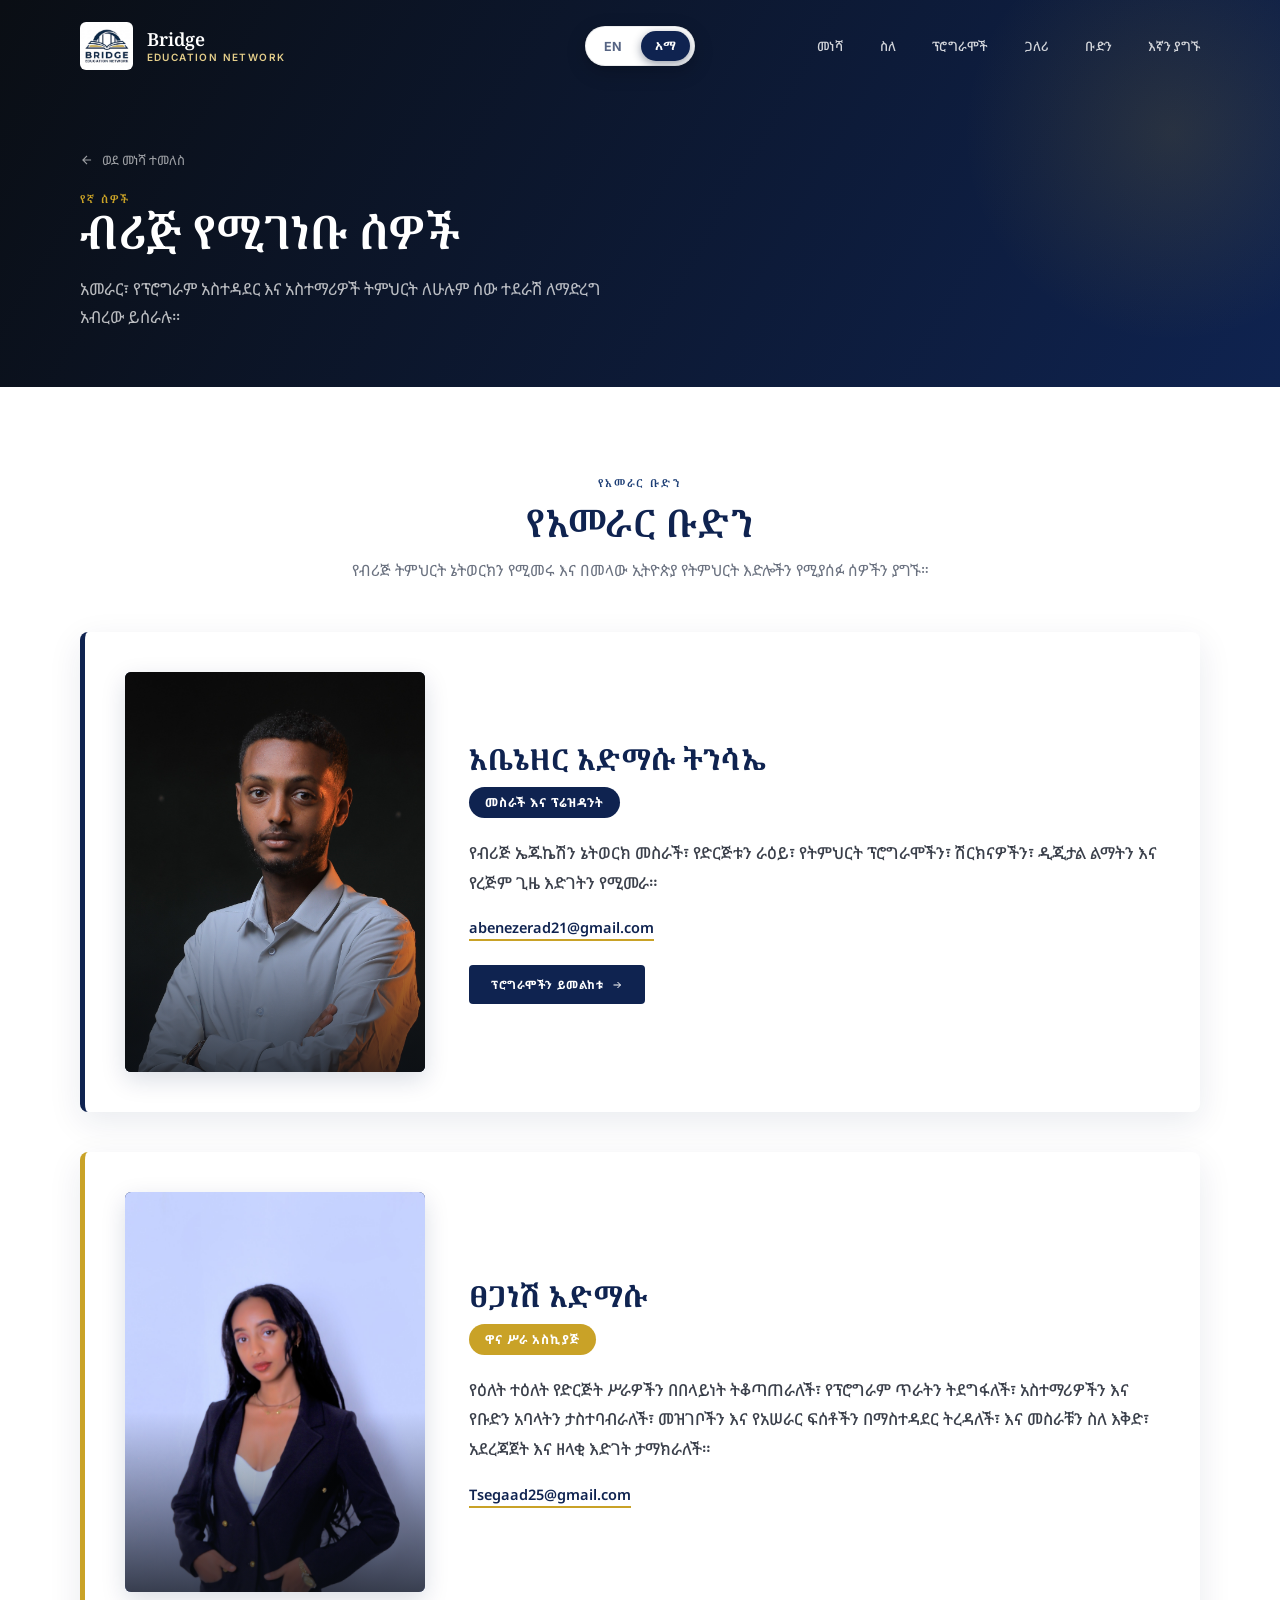
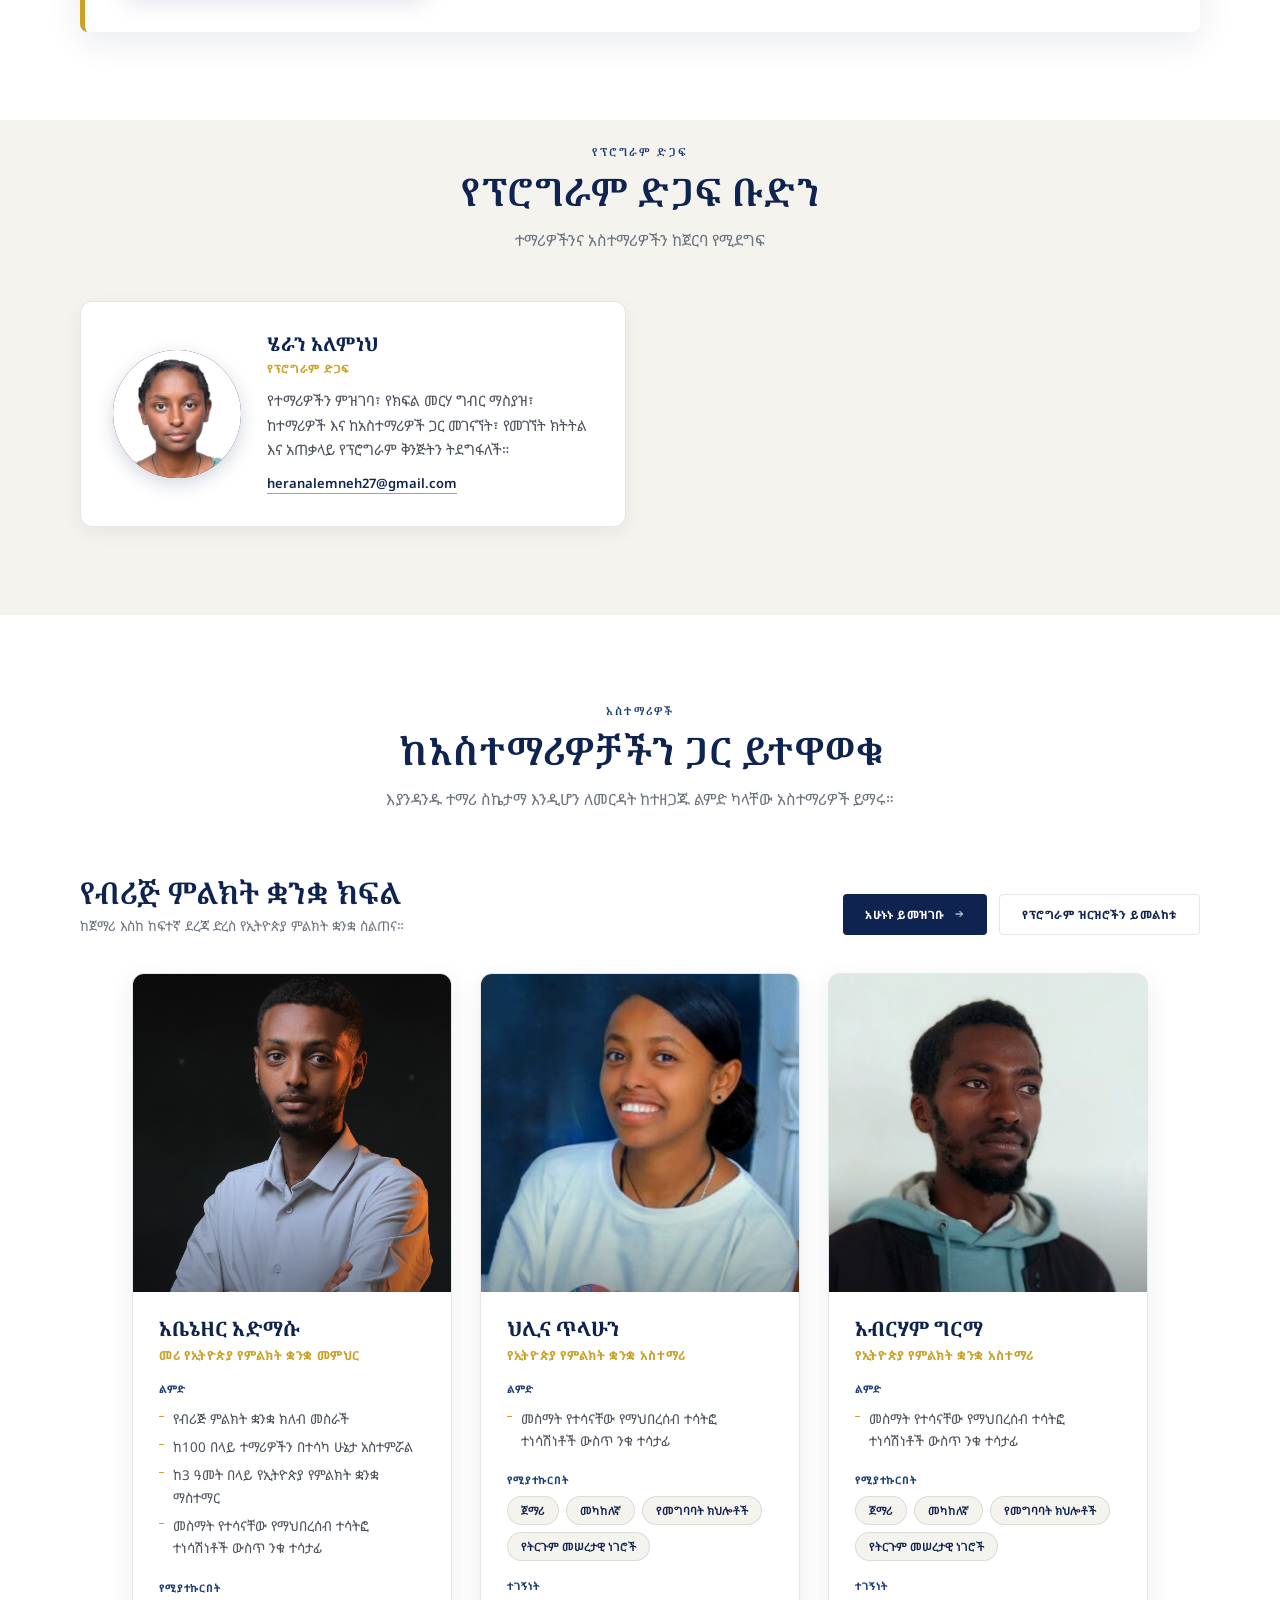
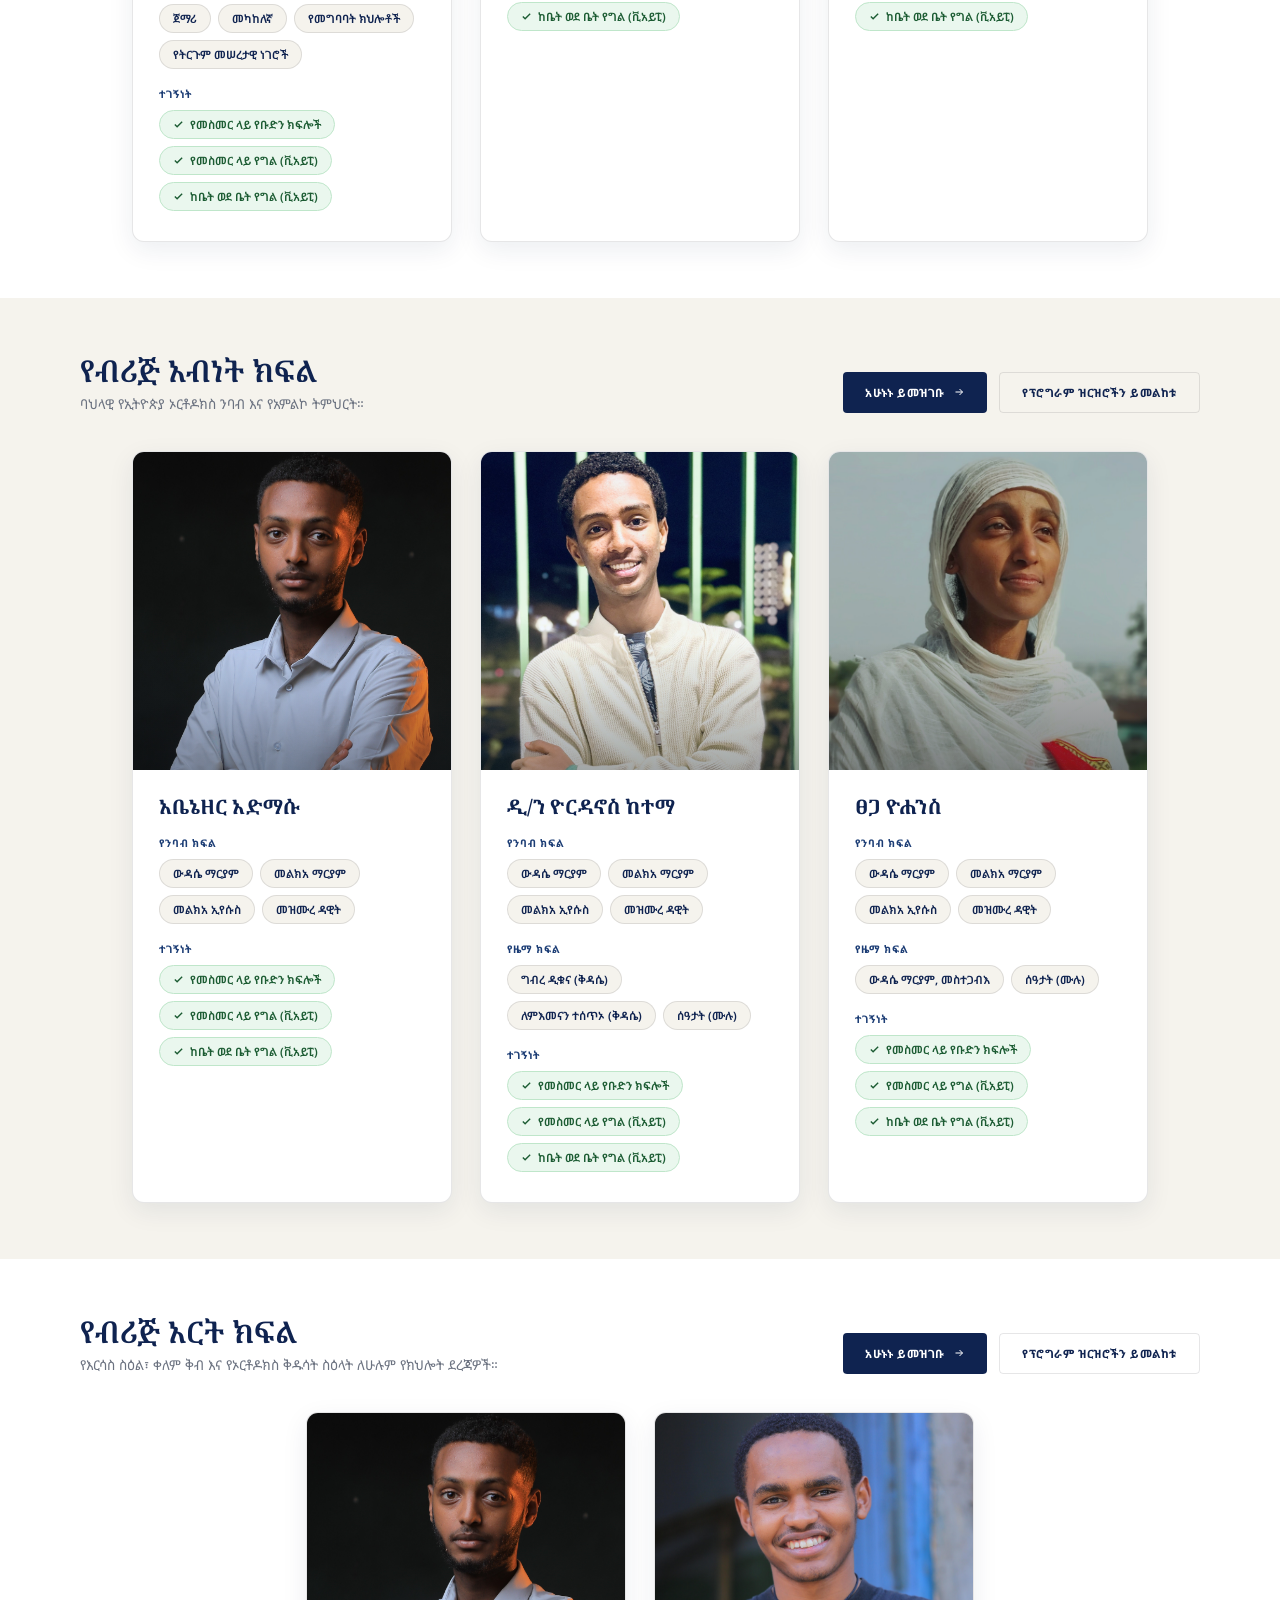
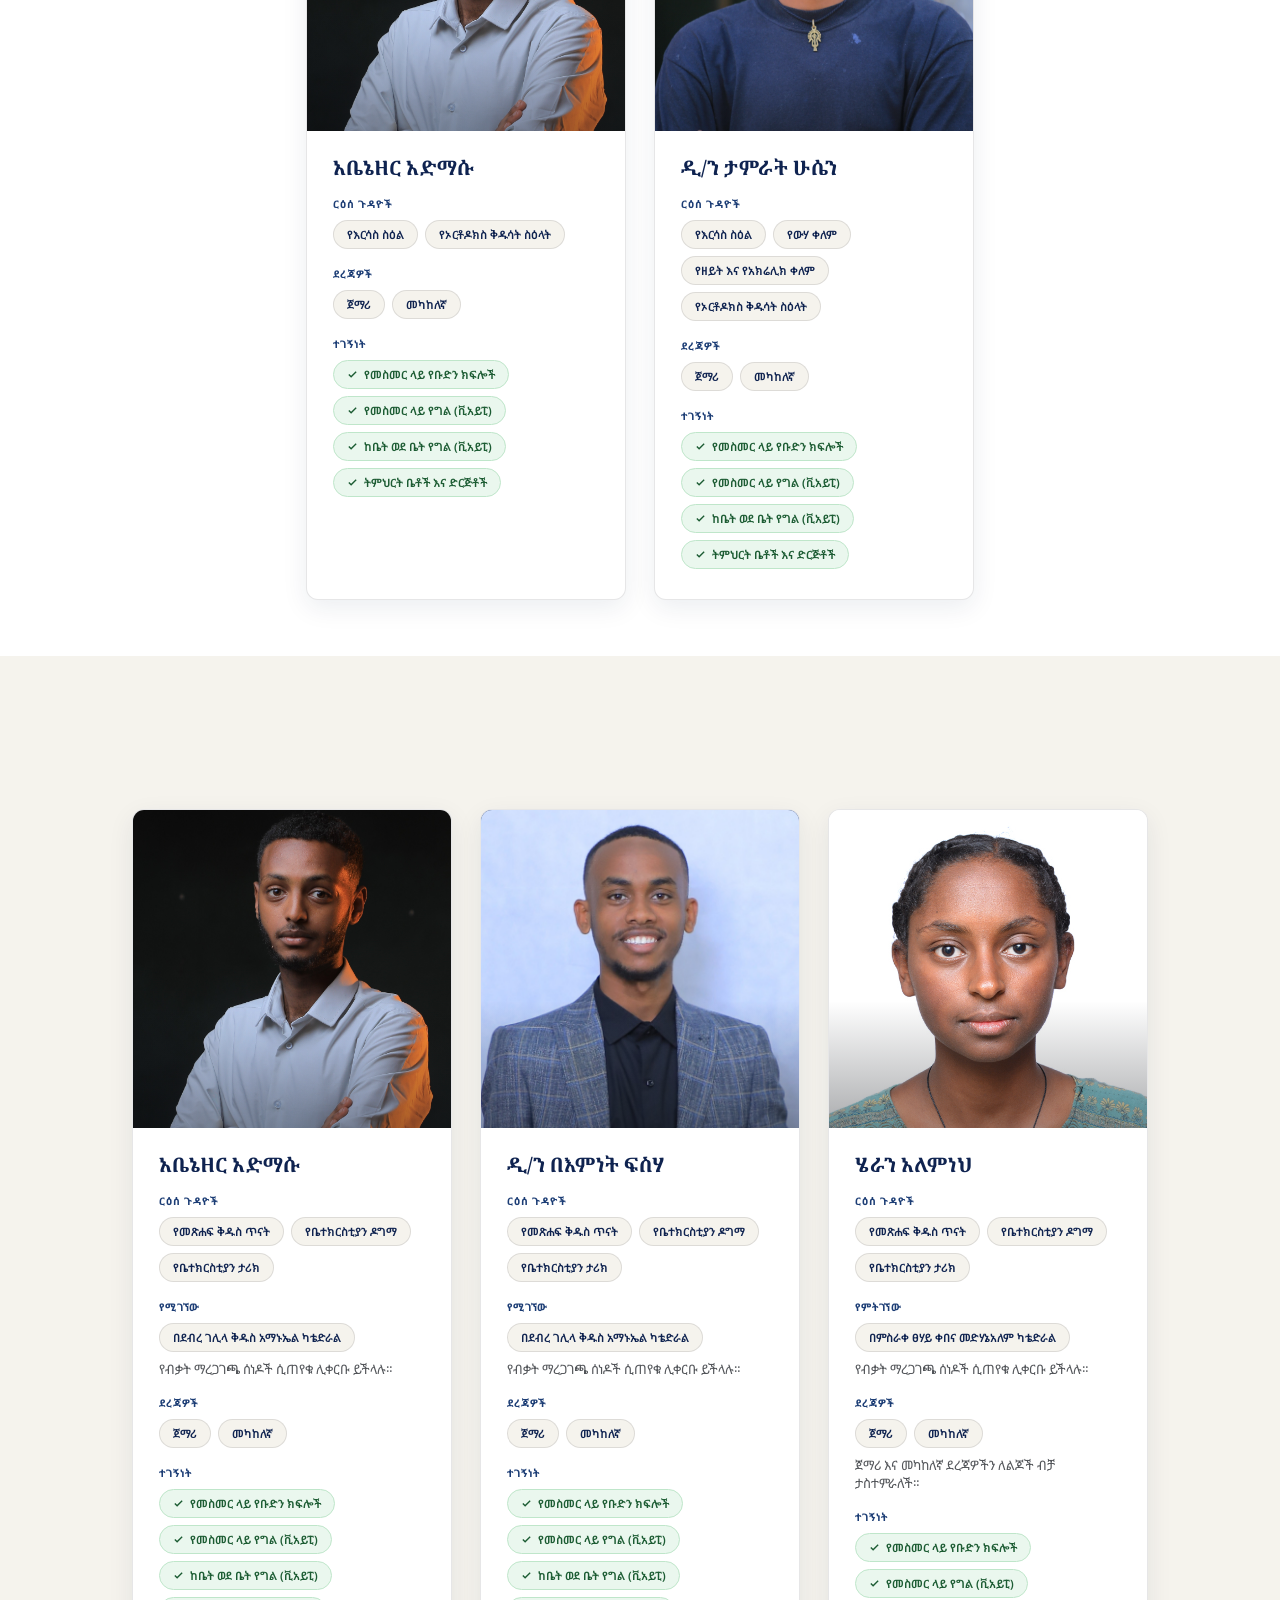
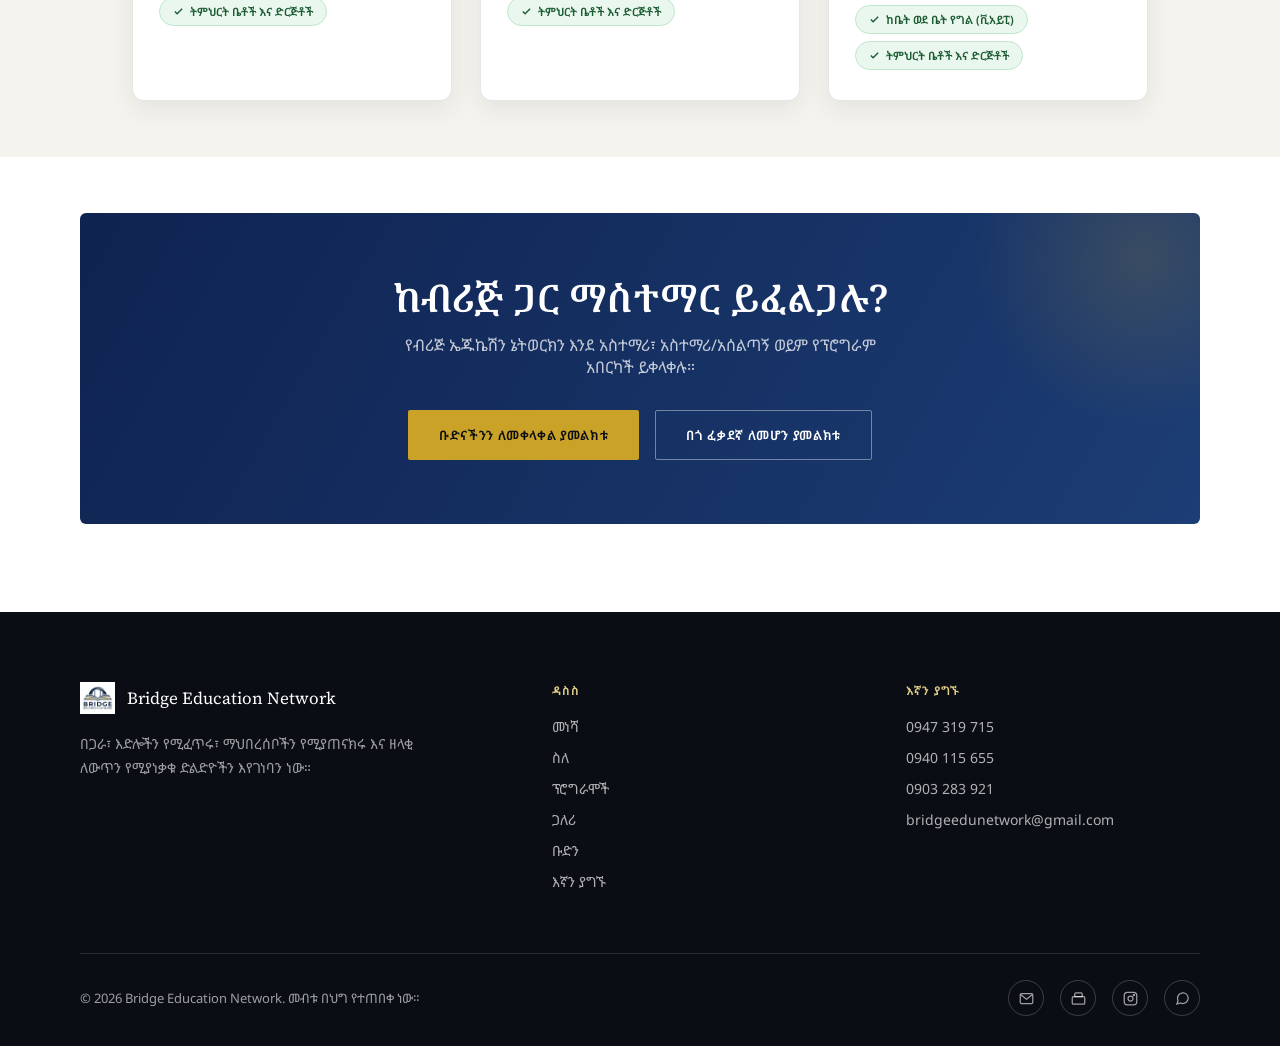
<file: team-am.html>
<!DOCTYPE html>
<html lang="am">
<head>
<meta charset="UTF-8">
<meta name="viewport" content="width=device-width, initial-scale=1.0">
<title>ቡድናችን — የብሪጅ ትምህርት ኔትወርክ</title>
<meta name="description" content="የብሪጅ ኤጁኬሽን ኔትወርክ አመራር፣ የፕሮግራም ድጋፍ ቡድን እና አስተማሪዎችን ያግኙ።">
<meta property="og:title" content="ቡድናችን — የብሪጅ ትምህርት ኔትወርክ">
<meta property="og:image" content="assets/hero-group.jpg">
<meta property="og:type" content="website">
<link rel="icon" type="image/jpeg" href="assets/favicon.jpg">
<link rel="icon" type="image/jpeg" href="assets/logo.jpg">
<link rel="preconnect" href="https://fonts.googleapis.com">
<link rel="preconnect" href="https://fonts.gstatic.com" crossorigin>
<link href="https://fonts.googleapis.com/css2?family=Source+Serif+4:opsz,wght@8..60,400;8..60,500;8..60,600;8..60,700&family=Inter:wght@400;500;600;700&family=Noto+Serif+Ethiopic:wght@400;500;600;700&family=Noto+Sans+Ethiopic:wght@400;500;600;700&display=swap" rel="stylesheet">
<link rel="stylesheet" href="assets/style.css">
<style>
  header#siteHeader nav{ position:relative; }
  .lang-switch{
    display:flex;
    align-items:center;
    gap:4px;
    padding:4px;
    position:absolute;
    left:50%;
    top:50%;
    transform:translate(-50%,-50%);
    background:#ffffff;
    border:1px solid rgba(17,27,48,0.08);
    border-radius:999px;
    font-family:'Inter',sans-serif;
    box-shadow:0 6px 20px rgba(0,0,0,0.18), 0 2px 6px rgba(0,0,0,0.10);
  }
  header#siteHeader.scrolled .lang-switch{
    background:#ffffff;
    border-color:rgba(17,27,48,0.10);
    box-shadow:0 4px 14px rgba(17,27,48,0.14), 0 1px 4px rgba(17,27,48,0.08);
  }
  .lang-switch .lang-opt{
    display:inline-flex;
    align-items:center;
    justify-content:center;
    min-width:40px;
    padding:7px 14px;
    font-size:12.5px;
    font-weight:700;
    letter-spacing:.02em;
    text-decoration:none;
    border-radius:999px;
    color:var(--navy, #16233f);
    opacity:.7;
    transition:opacity .2s ease, background .2s ease, color .2s ease, transform .15s ease, box-shadow .2s ease;
  }
  .lang-switch .lang-opt:hover{
    opacity:1;
    transform:translateY(-1px);
    background:rgba(22,35,63,0.08);
  }
  .lang-switch .lang-opt.is-active{
    opacity:1;
    color:#fff;
    background:var(--navy, #16233f);
    box-shadow:0 3px 10px rgba(22,35,63,0.45);
  }
  .lang-switch .lang-opt.is-active:hover{ background:var(--navy, #16233f); }
  @media (max-width:860px){
    .lang-switch{ position:static; transform:none; margin-left:auto; order:2; }
    .lang-switch .lang-opt{ padding:6px 11px; font-size:11.5px; min-width:34px; }
  }
  body{ font-family:'Noto Sans Ethiopic', var(--sans, 'Inter'), sans-serif; }
  h1,h2,h3,h4,.brand span,.eyebrow{ font-family:'Noto Serif Ethiopic', var(--serif, 'Source Serif 4'), serif; }
</style>
</head>
<body>

<div id="bridge-progress"><div id="bridge-progress-fill"></div></div>

<header id="siteHeader" class="scrolled">
  <nav>
    <a href="index.html#home" class="brand">
      <img src="assets/logo.jpg" alt="Bridge Education Network logo" onerror="this.style.display='none'">
      <div>
        <span>Bridge</span>
        <small>Education Network</small>
      </div>
    </a>
    <div class="lang-switch" role="group" aria-label="ቋንቋ ይቀይሩ / Language switch">
      <a href="team.html" class="lang-opt">EN</a>
      <a href="team-am.html" class="lang-opt is-active">አማ</a>
    </div>
    <div class="nav-links" id="navLinks">
      <a href="index-am.html" onclick="closeMenu()">መነሻ</a>
      <a href="about-am.html" onclick="closeMenu()">ስለ</a>
      <a href="programs-am.html" onclick="closeMenu()">ፕሮግራሞች</a>
      <a href="gallery-am.html" onclick="closeMenu()">ጋለሪ</a>
      <a href="team-am.html" onclick="closeMenu()">ቡድን</a>
      <a href="contact-am.html" onclick="closeMenu()">እኛን ያግኙ</a>
    </div>
    <button class="menu-btn" id="menuBtn" aria-label="ምናሌ ክፈት">☰</button>
  </nav>
</header>
<div class="nav-overlay" id="navOverlay"></div>

<!-- PAGE HERO -->
<section class="page-hero compact">
  <div class="wrap">
    <a href="index-am.html" class="page-breadcrumb">
      <svg viewBox="0 0 24 24" fill="none" stroke="currentColor" stroke-width="2" aria-hidden="true"><path d="M19 12H5M12 19l-7-7 7-7"/></svg>
      ወደ መነሻ ተመለስ
    </a>
    <div class="eyebrow">የኛ ሰዎች</div>
    <h1>ብሪጅ የሚገነቡ ሰዎች</h1>
    <p>አመራር፣ የፕሮግራም አስተዳደር እና አስተማሪዎች ትምህርት ለሁሉም ሰው ተደራሽ ለማድረግ አብረው ይሰራሉ።</p>
  </div>
</section>

<!-- LEADERSHIP TEAM -->
<section class="section">
  <div class="wrap">
    <div class="team-section-head reveal">
      <div class="eyebrow dark">የአመራር ቡድን</div>
      <h2>የአመራር ቡድን</h2>
      <p>የብሪጅ ትምህርት ኔትወርክን የሚመሩ እና በመላው ኢትዮጵያ የትምህርት እድሎችን የሚያሰፉ ሰዎችን ያግኙ።</p>
    </div>
    <div class="team-page-grid">
      <div class="team-card reveal">
        <div class="team-photo"><img src="assets/founder.JPG" alt="Abenezer Admasu Tinsae"></div>
        <div class="team-meta">
          <h3>አቤኔዘር አድማሱ ትንሳኤ</h3>
          <div class="role">መስራች እና ፕሬዝዳንት</div>
          <p class="bio">የብሪጅ ኤጁኬሽን ኔትወርክ መስራች፣ የድርጅቱን ራዕይ፣ የትምህርት ፕሮግራሞችን፣ ሽርክናዎችን፣ ዲጂታል ልማትን እና የረጅም ጊዜ እድገትን የሚመራ።</p>
          <a class="team-email" href="mailto:abenezerad21@gmail.com">abenezerad21@gmail.com</a>
          <div class="team-btn-row">
            <a href="programs-am.html" class="team-btn primary">ፕሮግራሞችን ይመልከቱ <svg viewBox="0 0 24 24" fill="none" stroke="currentColor" stroke-width="2" aria-hidden="true"><path d="M5 12h14M13 6l6 6-6 6"/></svg></a>

          </div>
        </div>
      </div>
      <div class="team-card reveal">
        <div class="team-photo"><img src="assets/tseganesh.JPG" alt="Tseganesh Admasu"></div>
        <div class="team-meta">
          <h3>ፀጋነሽ አድማሱ</h3>
          <div class="role">ዋና ሥራ አስኪያጅ</div>
          <p class="bio">የዕለት ተዕለት የድርጅት ሥራዎችን በበላይነት ትቆጣጠራለች፣ የፕሮግራም ጥራትን ትደግፋለች፣ አስተማሪዎችን እና የቡድን አባላትን ታስተባብራለች፣ መዝገቦችን እና የአሠራር ፍሰቶችን በማስተዳደር ትረዳለች፣ እና መስራቹን ስለ እቅድ፣ አደረጃጀት እና ዘላቂ እድገት ታማክራለች።</p>
          <a class="team-email" href="mailto:Tsegaad25@gmail.com">Tsegaad25@gmail.com</a>
        </div>
      </div>
    </div>
  </div>
</section>

<!-- PROGRAM SUPPORT TEAM -->
<section class="section section-parchment pm-section">
  <div class="wrap">
    <div class="team-section-head reveal">
      <div class="eyebrow dark">የፕሮግራም ድጋፍ</div>
      <h2>የፕሮግራም ድጋፍ ቡድን</h2>
      <p>ተማሪዎችንና አስተማሪዎችን ከጀርባ የሚደግፍ</p>
    </div>

    <div class="pm-grid reveal-stagger" style="max-width:1200px;margin:0 auto;">

      <div class="pm-card">
        <div class="pm-photo">
          <img src="assets/heran.jpg" alt="Heran Alemneh">
        </div>
        <div class="pm-meta">
          <h4>ሄራን አለምነህ</h4>
          <div class="pm-role">የፕሮግራም ድጋፍ</div>
          <p class="pm-desc">የተማሪዎችን ምዝገባ፣ የክፍል መርሃ ግብር ማስያዝ፣ ከተማሪዎች እና ከአስተማሪዎች ጋር መገናኘት፣ የመገኘት ክትትል እና አጠቃላይ የፕሮግራም ቅንጅትን ትደግፋለች።</p>
          <a class="pm-email" href="mailto:heranalemneh27@gmail.com">heranalemneh27@gmail.com</a>
        </div>
      </div>

    </div>
  </div>
</section>

<!-- MEET OUR INSTRUCTORS -->
<section class="section" style="padding-bottom:0;">
  <div class="wrap">
    <div class="team-section-head reveal instructors-intro">
      <div class="eyebrow dark">አስተማሪዎች</div>
      <h2>ከአስተማሪዎቻችን ጋር ይተዋወቁ</h2>
      <p>እያንዳንዱ ተማሪ ስኬታማ እንዲሆን ለመርዳት ከተዘጋጁ ልምድ ካላቸው አስተማሪዎች ይማሩ።</p>
    </div>
  </div>
</section>

<!-- SIGN LANGUAGE INSTRUCTORS -->
<section class="instructor-group" id="sign-language">
  <div class="wrap">
    <div class="instructor-group-head reveal">
      <div>
        <h3>የብሪጅ ምልክት ቋንቋ ክፍል</h3>
        <div class="tagline">ከጀማሪ እስከ ከፍተኛ ደረጃ ድረስ የኢትዮጵያ ምልክት ቋንቋ ስልጠና።</div>
      </div>
      <div class="instructor-group-actions">
        <a href="https://docs.google.com/forms/d/e/1FAIpQLSdBMdZhzI4ta-ZP2H80Q1u85T6SxXSP2tIdPjwNam-0gN0Urw/viewform?usp=header" target="_blank" rel="noopener" class="team-btn primary">አሁኑኑ ይመዝገቡ <svg viewBox="0 0 24 24" fill="none" stroke="currentColor" stroke-width="2" aria-hidden="true"><path d="M5 12h14M13 6l6 6-6 6"/></svg></a>
        <a href="programs-am.html#sign-language" class="team-btn outline">የፕሮግራም ዝርዝሮችን ይመልከቱ</a>
      </div>
    </div>
    <div class="instructor-grid reveal-stagger">
      <div class="instructor-card">
        <div class="instructor-photo"><img src="assets/founder.JPG" alt="Abenezer Admasu"></div>
        <div class="instructor-body">
          <h4>አቤኔዘር አድማሱ</h4>
          <div class="instructor-role">መሪ የኢትዮጵያ የምልክት ቋንቋ መምህር</div>
          <div class="instructor-block">
            <h6>ልምድ</h6>
            <ul>
              <li>የብሪጅ ምልክት ቋንቋ ክለብ መስራች</li>
              <li>ከ100 በላይ ተማሪዎችን በተሳካ ሁኔታ አስተምሯል</li>
              <li>ከ3 ዓመት በላይ የኢትዮጵያ የምልክት ቋንቋ ማስተማር</li>
              <li>መስማት የተሳናቸው የማህበረሰብ ተሳትፎ ተነሳሽነቶች ውስጥ ንቁ ተሳታፊ</li>
            </ul>
          </div>
          <div class="instructor-block">
            <h6>የሚያተኩርበት</h6>
            <div class="badge-row">
              <span class="badge">ጀማሪ</span>
              <span class="badge">መካከለኛ</span>
              
              <span class="badge">የመግባባት ክህሎቶች</span>
              <span class="badge">የትርጉም መሠረታዊ ነገሮች</span>
            </div>
          </div>
          <div class="instructor-block">
            <h6>ተገኝነት</h6>
            <div class="badge-row">
              <span class="avail-badge"><svg viewBox="0 0 24 24" fill="none" stroke="currentColor" stroke-width="3" aria-hidden="true"><path d="M20 6L9 17l-5-5"/></svg>የመስመር ላይ የቡድን ክፍሎች</span>
              <span class="avail-badge"><svg viewBox="0 0 24 24" fill="none" stroke="currentColor" stroke-width="3" aria-hidden="true"><path d="M20 6L9 17l-5-5"/></svg>የመስመር ላይ የግል (ቪአይፒ)</span>
              <span class="avail-badge"><svg viewBox="0 0 24 24" fill="none" stroke="currentColor" stroke-width="3" aria-hidden="true"><path d="M20 6L9 17l-5-5"/></svg>ከቤት ወደ ቤት የግል (ቪአይፒ)</span>

            </div>
          </div>
        </div>
      </div>
      <div class="instructor-card">
        <div class="instructor-photo"><img src="assets/hilina.jpg" alt="Hilina Tilahun"></div>
        <div class="instructor-body">
          <h4>ህሊና ጥላሁን</h4>
          <div class="instructor-role">የኢትዮጵያ የምልክት ቋንቋ አስተማሪ</div>
          <div class="instructor-block">
            <h6>ልምድ</h6>
            <ul>
              <li>መስማት የተሳናቸው የማህበረሰብ ተሳትፎ ተነሳሽነቶች ውስጥ ንቁ ተሳታፊ</li>
            </ul>
          </div>
          <div class="instructor-block">
            <h6>የሚያተኩርበት</h6>
            <div class="badge-row">
              <span class="badge">ጀማሪ</span>
              <span class="badge">መካከለኛ</span>
              <span class="badge">የመግባባት ክህሎቶች</span>
              <span class="badge">የትርጉም መሠረታዊ ነገሮች</span>
            </div>
          </div>
          <div class="instructor-block">
            <h6>ተገኝነት</h6>
            <div class="badge-row">
              <span class="avail-badge"><svg viewBox="0 0 24 24" fill="none" stroke="currentColor" stroke-width="3" aria-hidden="true"><path d="M20 6L9 17l-5-5"/></svg>ከቤት ወደ ቤት የግል (ቪአይፒ)</span>
            </div>
          </div>
        </div>
      </div>
      <div class="instructor-card">
        <div class="instructor-photo"><img src="assets/abrham.jpg" alt="Abrham Girma"></div>
        <div class="instructor-body">
          <h4>አብርሃም ግርማ</h4>
          <div class="instructor-role">የኢትዮጵያ የምልክት ቋንቋ አስተማሪ</div>
          <div class="instructor-block">
            <h6>ልምድ</h6>
            <ul>
              <li>መስማት የተሳናቸው የማህበረሰብ ተሳትፎ ተነሳሽነቶች ውስጥ ንቁ ተሳታፊ</li>
            </ul>
          </div>
          <div class="instructor-block">
            <h6>የሚያተኩርበት</h6>
            <div class="badge-row">
              <span class="badge">ጀማሪ</span>
              <span class="badge">መካከለኛ</span>
              <span class="badge">የመግባባት ክህሎቶች</span>
              <span class="badge">የትርጉም መሠረታዊ ነገሮች</span>
            </div>
          </div>
          <div class="instructor-block">
            <h6>ተገኝነት</h6>
            <div class="badge-row">
              <span class="avail-badge"><svg viewBox="0 0 24 24" fill="none" stroke="currentColor" stroke-width="3" aria-hidden="true"><path d="M20 6L9 17l-5-5"/></svg>ከቤት ወደ ቤት የግል (ቪአይፒ)</span>
            </div>
          </div>
        </div>
      </div>
    </div>
  </div>
</section>

<!-- ABENET INSTRUCTORS -->
<section class="instructor-group alt" id="abenet">
  <div class="wrap">
    <div class="instructor-group-head reveal">
      <div>
        <h3>የብሪጅ አብነት ክፍል</h3>
        <div class="tagline">ባህላዊ የኢትዮጵያ ኦርቶዶክስ ንባብ እና የአምልኮ ትምህርት።</div>
      </div>
      <div class="instructor-group-actions">
        <a href="https://docs.google.com/forms/d/e/1FAIpQLSeRFP4_DPlgIYdW7Im9rH8StcokRG9dnCrF0ShHrsq0tqv5aA/viewform?usp=header" target="_blank" rel="noopener" class="team-btn primary">አሁኑኑ ይመዝገቡ <svg viewBox="0 0 24 24" fill="none" stroke="currentColor" stroke-width="2" aria-hidden="true"><path d="M5 12h14M13 6l6 6-6 6"/></svg></a>
        <a href="programs-am.html#abenet" class="team-btn outline">የፕሮግራም ዝርዝሮችን ይመልከቱ</a>
      </div>
    </div>
    <div class="instructor-grid cols-3 reveal-stagger">
      <div class="instructor-card">
        <div class="instructor-photo"><img src="assets/founder.JPG" alt="Abenezer Admasu"></div>
        <div class="instructor-body">
          <h4>አቤኔዘር አድማሱ</h4>
          <div class="instructor-block">
            <h6>የንባብ ክፍል</h6>
            <div class="badge-row">
              <span class="badge">ውዳሴ ማርያም</span>
              <span class="badge">መልክአ ማርያም</span>
              <span class="badge">መልክአ ኢየሱስ</span>
              <span class="badge">መዝሙረ ዳዊት</span>
            </div>
          </div>
          <div class="instructor-block">
            <h6>ተገኝነት</h6>
            <div class="badge-row">
              <span class="avail-badge"><svg viewBox="0 0 24 24" fill="none" stroke="currentColor" stroke-width="3" aria-hidden="true"><path d="M20 6L9 17l-5-5"/></svg>የመስመር ላይ የቡድን ክፍሎች</span>
              <span class="avail-badge"><svg viewBox="0 0 24 24" fill="none" stroke="currentColor" stroke-width="3" aria-hidden="true"><path d="M20 6L9 17l-5-5"/></svg>የመስመር ላይ የግል (ቪአይፒ)</span>
              <span class="avail-badge"><svg viewBox="0 0 24 24" fill="none" stroke="currentColor" stroke-width="3" aria-hidden="true"><path d="M20 6L9 17l-5-5"/></svg>ከቤት ወደ ቤት የግል (ቪአይፒ)</span>
            </div>
          </div>
        </div>
      </div>
      
      <div class="instructor-card">
        <div class="instructor-photo"><img src="assets/yordanos.JPG" alt="D/n Yordanos Ketema"></div>
        <div class="instructor-body">
          <h4>ዲ/ን ዮርዳኖስ ከተማ</h4>
         
          <div class="instructor-block">
            <h6>የንባብ ክፍል</h6>
            <div class="badge-row">
              <span class="badge">ውዳሴ ማርያም</span>
              <span class="badge">መልክአ ማርያም</span>
              <span class="badge">መልክአ ኢየሱስ</span>
              <span class="badge">መዝሙረ ዳዊት</span>
            </div>
          </div>
          <div class="instructor-block">
            <h6>የዜማ ክፍል</h6>
            <div class="badge-row">
              <span class="badge">ግብረ ዲቁና (ቅዳሴ) </span>
             
              <span class="badge">ለምእመናን ተሰጥኦ (ቅዳሴ) </span>
              <span class="badge">ሰዓታት (ሙሉ) </span>
            </div>
          </div>
          <div class="instructor-block">
            <h6>ተገኝነት</h6>
            <div class="badge-row">
              <span class="avail-badge"><svg viewBox="0 0 24 24" fill="none" stroke="currentColor" stroke-width="3" aria-hidden="true"><path d="M20 6L9 17l-5-5"/></svg>የመስመር ላይ የቡድን ክፍሎች</span>
              <span class="avail-badge"><svg viewBox="0 0 24 24" fill="none" stroke="currentColor" stroke-width="3" aria-hidden="true"><path d="M20 6L9 17l-5-5"/></svg>የመስመር ላይ የግል (ቪአይፒ)</span>
              <span class="avail-badge"><svg viewBox="0 0 24 24" fill="none" stroke="currentColor" stroke-width="3" aria-hidden="true"><path d="M20 6L9 17l-5-5"/></svg>ከቤት ወደ ቤት የግል (ቪአይፒ)</span>
            </div>
          </div>
        </div>
      </div>
      <div class="instructor-card">
        <div class="instructor-photo"><img src="assets/tsega.jpg" alt="Tsega Yohannes"></div>
        <div class="instructor-body">
          <h4>ፀጋ ዮሐንስ</h4>
          <div class="instructor-block">
            <h6>የንባብ ክፍል</h6>
            <div class="badge-row">
              <span class="badge">ውዳሴ ማርያም</span>
              <span class="badge">መልክአ ማርያም</span>
              <span class="badge">መልክአ ኢየሱስ</span>
              <span class="badge">መዝሙረ ዳዊት</span>
            </div>
          </div>
          <div class="instructor-block">
            <h6>የዜማ ክፍል</h6>
            <div class="badge-row">
              <span class="badge">ውዳሴ ማርያም, መስተጋብእ</span>
              <span class="badge">ሰዓታት (ሙሉ)</span>
            </div>
          </div>
          <div class="instructor-block">
            <h6>ተገኝነት</h6>
            <div class="badge-row">
              <span class="avail-badge"><svg viewBox="0 0 24 24" fill="none" stroke="currentColor" stroke-width="3" aria-hidden="true"><path d="M20 6L9 17l-5-5"/></svg>የመስመር ላይ የቡድን ክፍሎች</span>
              <span class="avail-badge"><svg viewBox="0 0 24 24" fill="none" stroke="currentColor" stroke-width="3" aria-hidden="true"><path d="M20 6L9 17l-5-5"/></svg>የመስመር ላይ የግል (ቪአይፒ)</span>
              <span class="avail-badge"><svg viewBox="0 0 24 24" fill="none" stroke="currentColor" stroke-width="3" aria-hidden="true"><path d="M20 6L9 17l-5-5"/></svg>ከቤት ወደ ቤት የግል (ቪአይፒ)</span>
            </div>
          </div>
        </div>
      </div>
    </div>
  </div>
</section>

<!-- ART CLASS INSTRUCTORS -->
<section class="instructor-group" id="art-school">
  <div class="wrap">
    <div class="instructor-group-head reveal">
      <div>
        <h3>የብሪጅ አርት ክፍል</h3>
        <div class="tagline">የእርሳስ ስዕል፣ ቀለም ቅብ እና የኦርቶዶክስ ቅዱሳት ስዕላት ለሁሉም የክህሎት ደረጃዎች።</div>
      </div>
      <div class="instructor-group-actions">
        <a href="contact-am.html" class="team-btn primary">አሁኑኑ ይመዝገቡ <svg viewBox="0 0 24 24" fill="none" stroke="currentColor" stroke-width="2" aria-hidden="true"><path d="M5 12h14M13 6l6 6-6 6"/></svg></a>
        <a href="programs-am.html#art-school" class="team-btn outline">የፕሮግራም ዝርዝሮችን ይመልከቱ</a>
      </div>
    </div>
    <div class="instructor-grid reveal-stagger">
      <div class="instructor-card">
        <div class="instructor-photo"><img src="assets/founder.JPG" alt="Abenezer Admasu"></div>
        <div class="instructor-body">
          <h4>አቤኔዘር አድማሱ</h4>
          <div class="instructor-block">
            <h6>ርዕሰ ጉዳዮች</h6>
            <div class="badge-row">
              <span class="badge">የእርሳስ ስዕል</span>
              <span class="badge">የኦርቶዶክስ ቅዱሳት ስዕላት</span>
            </div>
          </div>
          <div class="instructor-block">
            <h6>ደረጃዎች</h6>
            <div class="badge-row">
              <span class="badge">ጀማሪ</span>
              <span class="badge">መካከለኛ</span>
            </div>
          </div>
          <div class="instructor-block">
            <h6>ተገኝነት</h6>
            <div class="badge-row">
              <span class="avail-badge"><svg viewBox="0 0 24 24" fill="none" stroke="currentColor" stroke-width="3" aria-hidden="true"><path d="M20 6L9 17l-5-5"/></svg>የመስመር ላይ የቡድን ክፍሎች</span>
              <span class="avail-badge"><svg viewBox="0 0 24 24" fill="none" stroke="currentColor" stroke-width="3" aria-hidden="true"><path d="M20 6L9 17l-5-5"/></svg>የመስመር ላይ የግል (ቪአይፒ)</span>
              <span class="avail-badge"><svg viewBox="0 0 24 24" fill="none" stroke="currentColor" stroke-width="3" aria-hidden="true"><path d="M20 6L9 17l-5-5"/></svg>ከቤት ወደ ቤት የግል (ቪአይፒ)</span>
              <span class="avail-badge"><svg viewBox="0 0 24 24" fill="none" stroke="currentColor" stroke-width="3" aria-hidden="true"><path d="M20 6L9 17l-5-5"/></svg>ትምህርት ቤቶች እና ድርጅቶች</span>
            </div>
          </div>
        </div>
      </div>
      <div class="instructor-card">
        <div class="instructor-photo"><img src="assets/tamrat.JPG" alt="D/n Tamrat Husen"></div>
        <div class="instructor-body">
          <h4>ዲ/ን ታምራት ሁሴን</h4>
          <div class="instructor-block">
            <h6>ርዕሰ ጉዳዮች</h6>
            <div class="badge-row">
              <span class="badge">የእርሳስ ስዕል</span>
              <span class="badge">የውሃ ቀለም</span>
              <span class="badge">የዘይት እና የአክሬሊክ ቀለም</span>
              <span class="badge">የኦርቶዶክስ ቅዱሳት ስዕላት</span>
            </div>
          </div>
          <div class="instructor-block">
            <h6>ደረጃዎች</h6>
            <div class="badge-row">
              <span class="badge">ጀማሪ</span>
              <span class="badge">መካከለኛ</span>
            </div>
          </div>
          <div class="instructor-block">
            <h6>ተገኝነት</h6>
            <div class="badge-row">
              <span class="avail-badge"><svg viewBox="0 0 24 24" fill="none" stroke="currentColor" stroke-width="3" aria-hidden="true"><path d="M20 6L9 17l-5-5"/></svg>የመስመር ላይ የቡድን ክፍሎች</span>
              <span class="avail-badge"><svg viewBox="0 0 24 24" fill="none" stroke="currentColor" stroke-width="3" aria-hidden="true"><path d="M20 6L9 17l-5-5"/></svg>የመስመር ላይ የግል (ቪአይፒ)</span>
              <span class="avail-badge"><svg viewBox="0 0 24 24" fill="none" stroke="currentColor" stroke-width="3" aria-hidden="true"><path d="M20 6L9 17l-5-5"/></svg>ከቤት ወደ ቤት የግል (ቪአይፒ)</span>
              <span class="avail-badge"><svg viewBox="0 0 24 24" fill="none" stroke="currentColor" stroke-width="3" aria-hidden="true"><path d="M20 6L9 17l-5-5"/></svg>ትምህርት ቤቶች እና ድርጅቶች</span>
            </div>
          </div>
        </div>
      </div>
    </div>
  </div>
</section>

<!-- THEOLOGY CLASS INSTRUCTORS -->
<section class="instructor-group alt" id="theology">
  <div class="wrap">
    <div class="instructor-group-head reveal">
      <div>
        <h3>የብሪጅ ኦርቶዶክስ ነገረ ሃይማኖት ክፍል</h3>
        <div class="tagline">የመጽሐፍ ቅዱስ ጥናትን፣ የቤተክርስቲያን ዶግማ እና የቤተክርስቲያን ታሪክን የሚሸፍኑ ሦስት የጥናት ዘርፎች።</div>
      </div>
      <div class="instructor-group-actions">
        <a href="contact-am.html" class="team-btn primary">አሁኑኑ ይመዝገቡ <svg viewBox="0 0 24 24" fill="none" stroke="currentColor" stroke-width="2" aria-hidden="true"><path d="M5 12h14M13 6l6 6-6 6"/></svg></a>
        <a href="programs-am.html#theology" class="team-btn outline">የፕሮግራም ዝርዝሮችን ይመልከቱ</a>
      </div>
    </div>
    <div class="instructor-grid reveal-stagger">
      <div class="instructor-card">
        <div class="instructor-photo"><img src="assets/founder.JPG" alt="Abenezer Admasu"></div>
        <div class="instructor-body">
          <h4>አቤኔዘር አድማሱ</h4>
          <div class="instructor-block">
            <h6>ርዕሰ ጉዳዮች</h6>
            <div class="badge-row">
              <span class="badge">የመጽሐፍ ቅዱስ ጥናት</span>
              <span class="badge">የቤተክርስቲያን ዶግማ</span>
              <span class="badge">የቤተክርስቲያን ታሪክ</span>
            </div>
          </div>
          <div class="instructor-block">
            <h6>የሚገኘው</h6>
            <div class="badge-row">
              <span class="badge">በደብረ ገሊላ ቅዱስ አማኑኤል ካቴድራል</span>
            </div>
            <p style="margin-top:8px;font-size:13px;opacity:.7;">የብቃት ማረጋገጫ ሰነዶች ሲጠየቁ ሊቀርቡ ይችላሉ።</p>
          </div>
          <div class="instructor-block">
            <h6>ደረጃዎች</h6>
            <div class="badge-row">
              <span class="badge">ጀማሪ</span>
              <span class="badge">መካከለኛ</span>
            </div>
          </div>
          <div class="instructor-block">
            <h6>ተገኝነት</h6>
            <div class="badge-row">
              <span class="avail-badge"><svg viewBox="0 0 24 24" fill="none" stroke="currentColor" stroke-width="3" aria-hidden="true"><path d="M20 6L9 17l-5-5"/></svg>የመስመር ላይ የቡድን ክፍሎች</span>
              <span class="avail-badge"><svg viewBox="0 0 24 24" fill="none" stroke="currentColor" stroke-width="3" aria-hidden="true"><path d="M20 6L9 17l-5-5"/></svg>የመስመር ላይ የግል (ቪአይፒ)</span>
              <span class="avail-badge"><svg viewBox="0 0 24 24" fill="none" stroke="currentColor" stroke-width="3" aria-hidden="true"><path d="M20 6L9 17l-5-5"/></svg>ከቤት ወደ ቤት የግል (ቪአይፒ)</span>
              <span class="avail-badge"><svg viewBox="0 0 24 24" fill="none" stroke="currentColor" stroke-width="3" aria-hidden="true"><path d="M20 6L9 17l-5-5"/></svg>ትምህርት ቤቶች እና ድርጅቶች</span>
            </div>
          </div>
        </div>
      </div>
      <div class="instructor-card">
        <div class="instructor-photo"><img src="assets/bemnet.jpg" alt="D/n Bemnet Fissha"></div>
        <div class="instructor-body">
          <h4>ዲ/ን በእምነት ፍስሃ</h4>
          <div class="instructor-block">
            <h6>ርዕሰ ጉዳዮች</h6>
            <div class="badge-row">
              <span class="badge">የመጽሐፍ ቅዱስ ጥናት</span>
              <span class="badge">የቤተክርስቲያን ዶግማ</span>
              <span class="badge">የቤተክርስቲያን ታሪክ</span>
            </div>
          </div>
          <div class="instructor-block">
            <h6>የሚገኘው</h6>
            <div class="badge-row">
              <span class="badge">በደብረ ገሊላ ቅዱስ አማኑኤል ካቴድራል</span>
            </div>
            <p style="margin-top:8px;font-size:13px;opacity:.7;">የብቃት ማረጋገጫ ሰነዶች ሲጠየቁ ሊቀርቡ ይችላሉ።</p>
          </div>
          <div class="instructor-block">
            <h6>ደረጃዎች</h6>
            <div class="badge-row">
              <span class="badge">ጀማሪ</span>
              <span class="badge">መካከለኛ</span>
            </div>
          </div>
          <div class="instructor-block">
            <h6>ተገኝነት</h6>
            <div class="badge-row">
              <span class="avail-badge"><svg viewBox="0 0 24 24" fill="none" stroke="currentColor" stroke-width="3" aria-hidden="true"><path d="M20 6L9 17l-5-5"/></svg>የመስመር ላይ የቡድን ክፍሎች</span>
              <span class="avail-badge"><svg viewBox="0 0 24 24" fill="none" stroke="currentColor" stroke-width="3" aria-hidden="true"><path d="M20 6L9 17l-5-5"/></svg>የመስመር ላይ የግል (ቪአይፒ)</span>
              <span class="avail-badge"><svg viewBox="0 0 24 24" fill="none" stroke="currentColor" stroke-width="3" aria-hidden="true"><path d="M20 6L9 17l-5-5"/></svg>ከቤት ወደ ቤት የግል (ቪአይፒ)</span>
              <span class="avail-badge"><svg viewBox="0 0 24 24" fill="none" stroke="currentColor" stroke-width="3" aria-hidden="true"><path d="M20 6L9 17l-5-5"/></svg>ትምህርት ቤቶች እና ድርጅቶች</span>
            </div>
          </div>
        </div>
      </div>
      <div class="instructor-card">
        <div class="instructor-photo"><img src="assets/heran.jpg" alt="Heran Alemneh"></div>
        <div class="instructor-body">
          <h4>ሄራን አለምነህ</h4>
          <div class="instructor-block">
            <h6>ርዕሰ ጉዳዮች</h6>
            <div class="badge-row">
              <span class="badge">የመጽሐፍ ቅዱስ ጥናት</span>
              <span class="badge">የቤተክርስቲያን ዶግማ</span>
              <span class="badge">የቤተክርስቲያን ታሪክ</span>
            </div>
          </div>
          <div class="instructor-block">
            <h6>የምትገኘው</h6>
            <div class="badge-row">
              <span class="badge">በምስራቀ ፀሃይ ቀበና መድሃኔአለም ካቴድራል</span>
            </div>
            <p style="margin-top:8px;font-size:13px;opacity:.7;">የብቃት ማረጋገጫ ሰነዶች ሲጠየቁ ሊቀርቡ ይችላሉ።</p>
          </div>
          <div class="instructor-block">
            <h6>ደረጃዎች</h6>
            <div class="badge-row">
              <span class="badge">ጀማሪ</span>
              <span class="badge">መካከለኛ</span>
            </div>
            <p style="margin-top:8px;font-size:13px;opacity:.7;">ጀማሪ እና መካከለኛ ደረጃዎችን ለልጆች ብቻ ታስተምራለች።</p>
          </div>
          <div class="instructor-block">
            <h6>ተገኝነት</h6>
            <div class="badge-row">
              <span class="avail-badge"><svg viewBox="0 0 24 24" fill="none" stroke="currentColor" stroke-width="3" aria-hidden="true"><path d="M20 6L9 17l-5-5"/></svg>የመስመር ላይ የቡድን ክፍሎች</span>
              <span class="avail-badge"><svg viewBox="0 0 24 24" fill="none" stroke="currentColor" stroke-width="3" aria-hidden="true"><path d="M20 6L9 17l-5-5"/></svg>የመስመር ላይ የግል (ቪአይፒ)</span>
              <span class="avail-badge"><svg viewBox="0 0 24 24" fill="none" stroke="currentColor" stroke-width="3" aria-hidden="true"><path d="M20 6L9 17l-5-5"/></svg>ከቤት ወደ ቤት የግል (ቪአይፒ)</span>
              <span class="avail-badge"><svg viewBox="0 0 24 24" fill="none" stroke="currentColor" stroke-width="3" aria-hidden="true"><path d="M20 6L9 17l-5-5"/></svg>ትምህርት ቤቶች እና ድርጅቶች</span>
            </div>
          </div>
        </div>
      </div>
    </div>
  </div>
</section>

<section class="section" style="padding-top:56px;">
  <div class="wrap">
    <div class="cta-band">
      <h2>ከብሪጅ ጋር ማስተማር ይፈልጋሉ?</h2>
      <p>የብሪጅ ኤጁኬሽን ኔትወርክን እንደ አስተማሪ፣ አስተማሪ/አሰልጣኝ ወይም የፕሮግራም አበርካች ይቀላቀሉ።</p>
      <div class="cta-actions">
        <a href="https://docs.google.com/forms/d/e/1FAIpQLSeexJtd1vPkFX62bIq1WUxkhwI988SC7ESayJjT0i0_mYStSA/viewform?usp=header" target="_blank" rel="noopener" class="btn btn-primary">ቡድናችንን ለመቀላቀል ያመልክቱ</a>
        <a href="https://docs.google.com/forms/d/e/1FAIpQLScnXI7FhmiaOCxs4dlCKsOkVjYGXLHRwp_Mey73QpiS1-8Lzw/viewform?usp=publish-editor" target="_blank" rel="noopener" class="btn btn-outline">በጎ ፈቃደኛ ለመሆን ያመልክቱ</a>
      </div>
    </div>
  </div>
</section>

<footer>
  <div class="wrap">
    <div class="footer-top">
      <div>
        <div class="footer-brand">
          <img src="assets/logo.jpg" alt="Bridge logo" onerror="this.style.display='none'">
          <span>Bridge Education Network</span>
        </div>
        <p>በጋራ፣ እድሎችን የሚፈጥሩ፣ ማህበረሰቦችን የሚያጠናክሩ እና ዘላቂ ለውጥን የሚያነቃቁ ድልድዮችን እየገነባን ነው።</p>
      </div>
      <div class="footer-col">
        <h5>ዳስስ</h5>
        <a href="index-am.html">መነሻ</a>
        <a href="about-am.html">ስለ</a>
        <a href="programs-am.html">ፕሮግራሞች</a>
        <a href="gallery-am.html">ጋለሪ</a>
        <a href="team-am.html">ቡድን</a>
        <a href="contact-am.html">እኛን ያግኙ</a>
      </div>
      <div class="footer-col">
        <h5>እኛን ያግኙ</h5>
          <a href="tel:+251947319715">0947 319 715</a>
        <a href="tel:+519940115655">0940 115 655</a>
        <a href="tel:+251903283921">0903 283 921</a>
        <a href="mailto:bridgeedunetwork@gmail.com">bridgeedunetwork@gmail.com</a>
      </div>
    </div>
    <div class="footer-bottom">
      <span>© 2026 Bridge Education Network. መብቱ በህግ የተጠበቀ ነው።</span>
      <div class="footer-social">
        <a href="mailto:bridgeedunetwork@gmail.com" aria-label="Email"><svg viewBox="0 0 24 24" fill="none" stroke="currentColor" stroke-width="2" aria-hidden="true"><rect x="2" y="4" width="20" height="16" rx="2"/><path d="M3 6l9 7 9-7"/></svg></a>
        <a href="https://www.linkedin.com/in/bridge-education-network-707793424/" target="_blank" rel="noopener" aria-label="LinkedIn"><svg viewBox="0 0 24 24" fill="none" stroke="currentColor" stroke-width="2" aria-hidden="true"><rect x="2" y="9" width="20" height="12" rx="2"/><path d="M16 3H8a2 2 0 00-2 2v4h12V5a2 2 0 00-2-2z"/></svg></a>
        <a href="https://www.instagram.com/bridge_education_network/" target="_blank" rel="noopener" aria-label="Instagram"><svg viewBox="0 0 24 24" fill="none" stroke="currentColor" stroke-width="2" aria-hidden="true"><rect x="2" y="2" width="20" height="20" rx="5"/><circle cx="12" cy="12" r="4"/><circle cx="17.5" cy="6.5" r="1"/></svg></a>
        <a href="https://wa.me/251947319715" target="_blank" rel="noopener" aria-label="WhatsApp"><svg viewBox="0 0 24 24" fill="none" stroke="currentColor" stroke-width="2" aria-hidden="true"><path d="M21 11.5a8.38 8.38 0 01-.9 3.8 8.5 8.5 0 01-7.6 4.7 8.38 8.38 0 01-3.8-.9L3 21l1.9-5.7a8.38 8.38 0 01-.9-3.8 8.5 8.5 0 014.7-7.6 8.38 8.38 0 013.8-.9h.5a8.48 8.48 0 018 8v.5z"/></svg></a>
      </div>
    </div>
  </div>
</footer>

<script>
  const header = document.getElementById('siteHeader');
  const progressFill = document.getElementById('bridge-progress-fill');
  window.addEventListener('scroll', () => {
    if(!header) return;
    header.classList.toggle('scrolled', window.scrollY > 40);
    const h = document.documentElement;
    const pct = (h.scrollTop) / (h.scrollHeight - h.clientHeight) * 100;
    if(progressFill) progressFill.style.width = pct + '%';
  });

  const menuBtn = document.getElementById('menuBtn');
  const navLinks = document.getElementById('navLinks');
  const navOverlay = document.getElementById('navOverlay');
  function closeMenu(){
    if(navLinks) navLinks.classList.remove('open');
    if(navOverlay) navOverlay.classList.remove('open');
    if(menuBtn){
      menuBtn.textContent = '☰';
      menuBtn.setAttribute('aria-label', 'ምናሌ ክፈት');
    }
  }
  if(menuBtn && navLinks && navOverlay){
    menuBtn.addEventListener('click', () => {
      const isOpen = navLinks.classList.toggle('open');
      navOverlay.classList.toggle('open', isOpen);
      menuBtn.textContent = isOpen ? '✕' : '☰';
      menuBtn.setAttribute('aria-label', isOpen ? 'ምናሌ ዝጋ' : 'ምናሌ ክፈት');
    });
    navOverlay.addEventListener('click', closeMenu);
  }
  document.addEventListener('keydown', (e) => { if(e.key === 'Escape') closeMenu(); });

  const revealEls = document.querySelectorAll('.reveal, .reveal-stagger');
  const io = new IntersectionObserver((entries) => {
    entries.forEach(e => { if(e.isIntersecting){ e.target.classList.add('in-view'); } });
  }, { threshold: 0.1 });
  revealEls.forEach(el => io.observe(el));
</script>

</body>
</html>
</file>
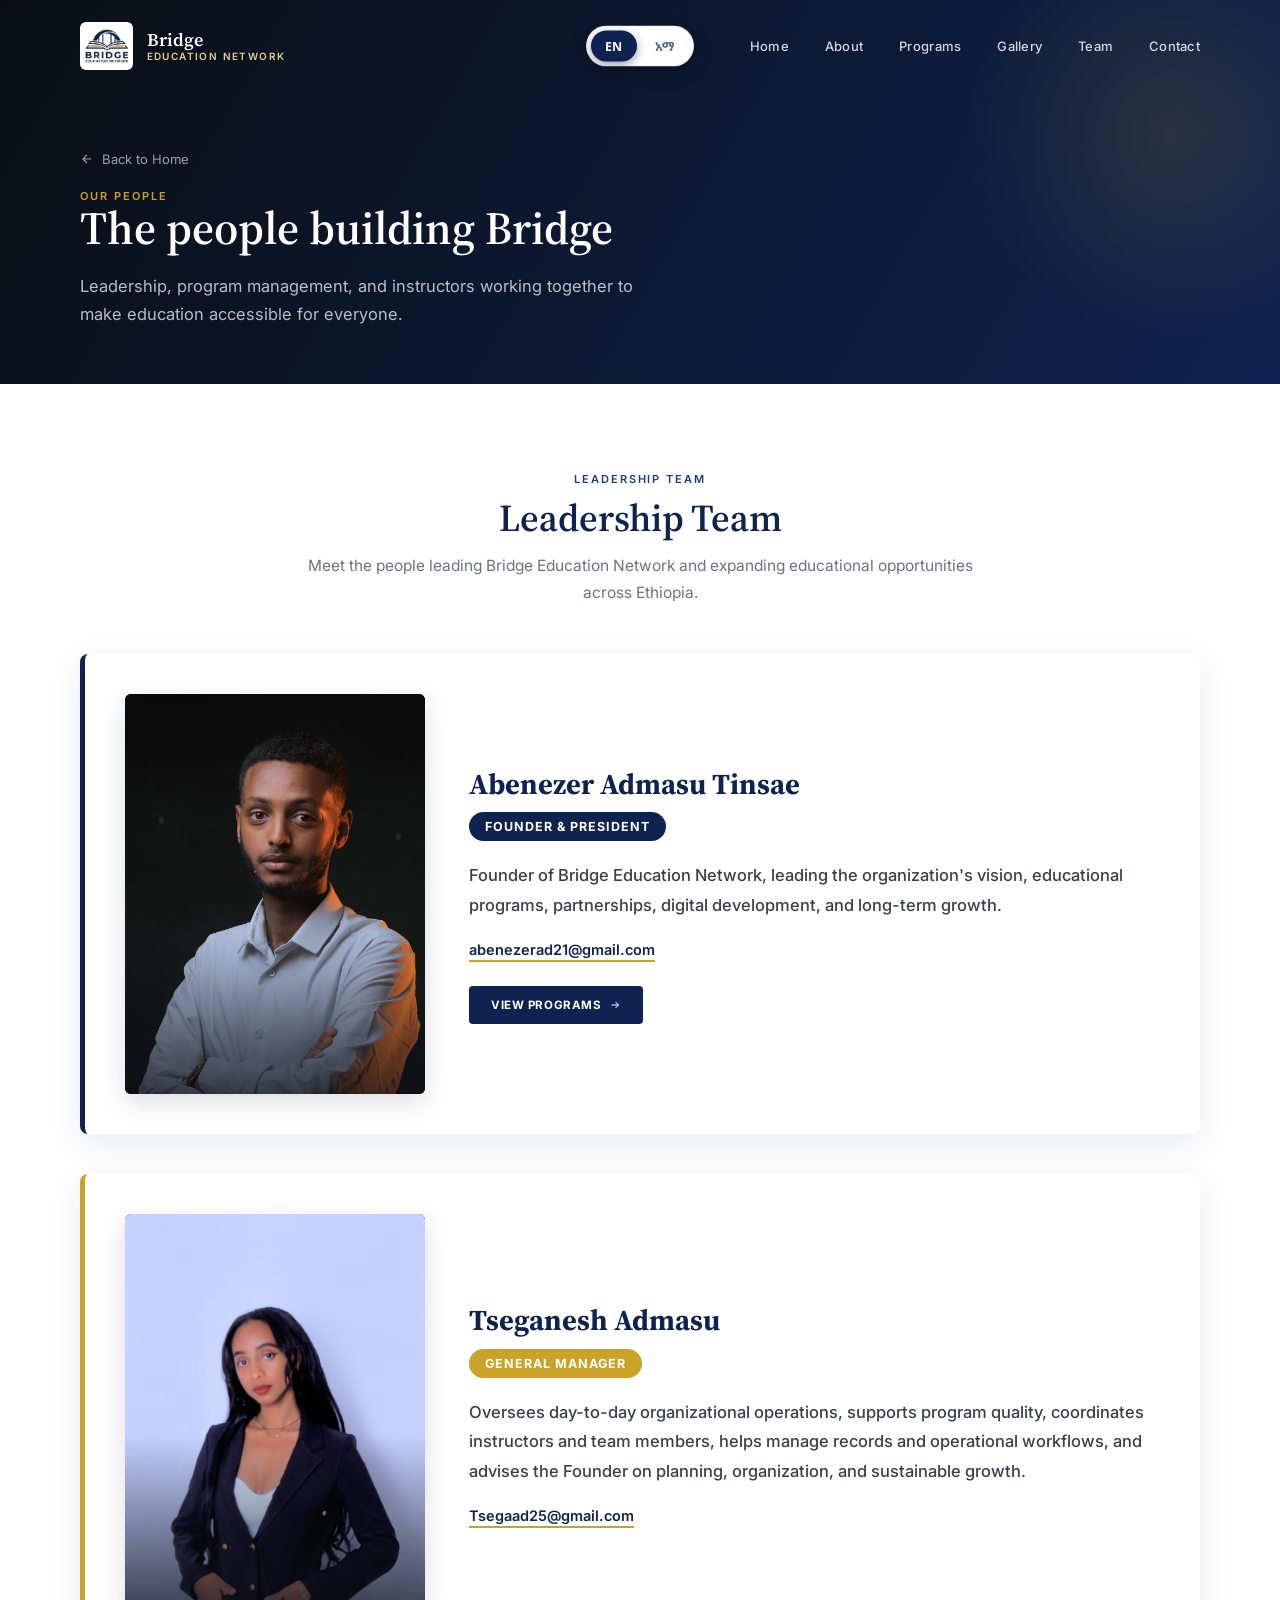
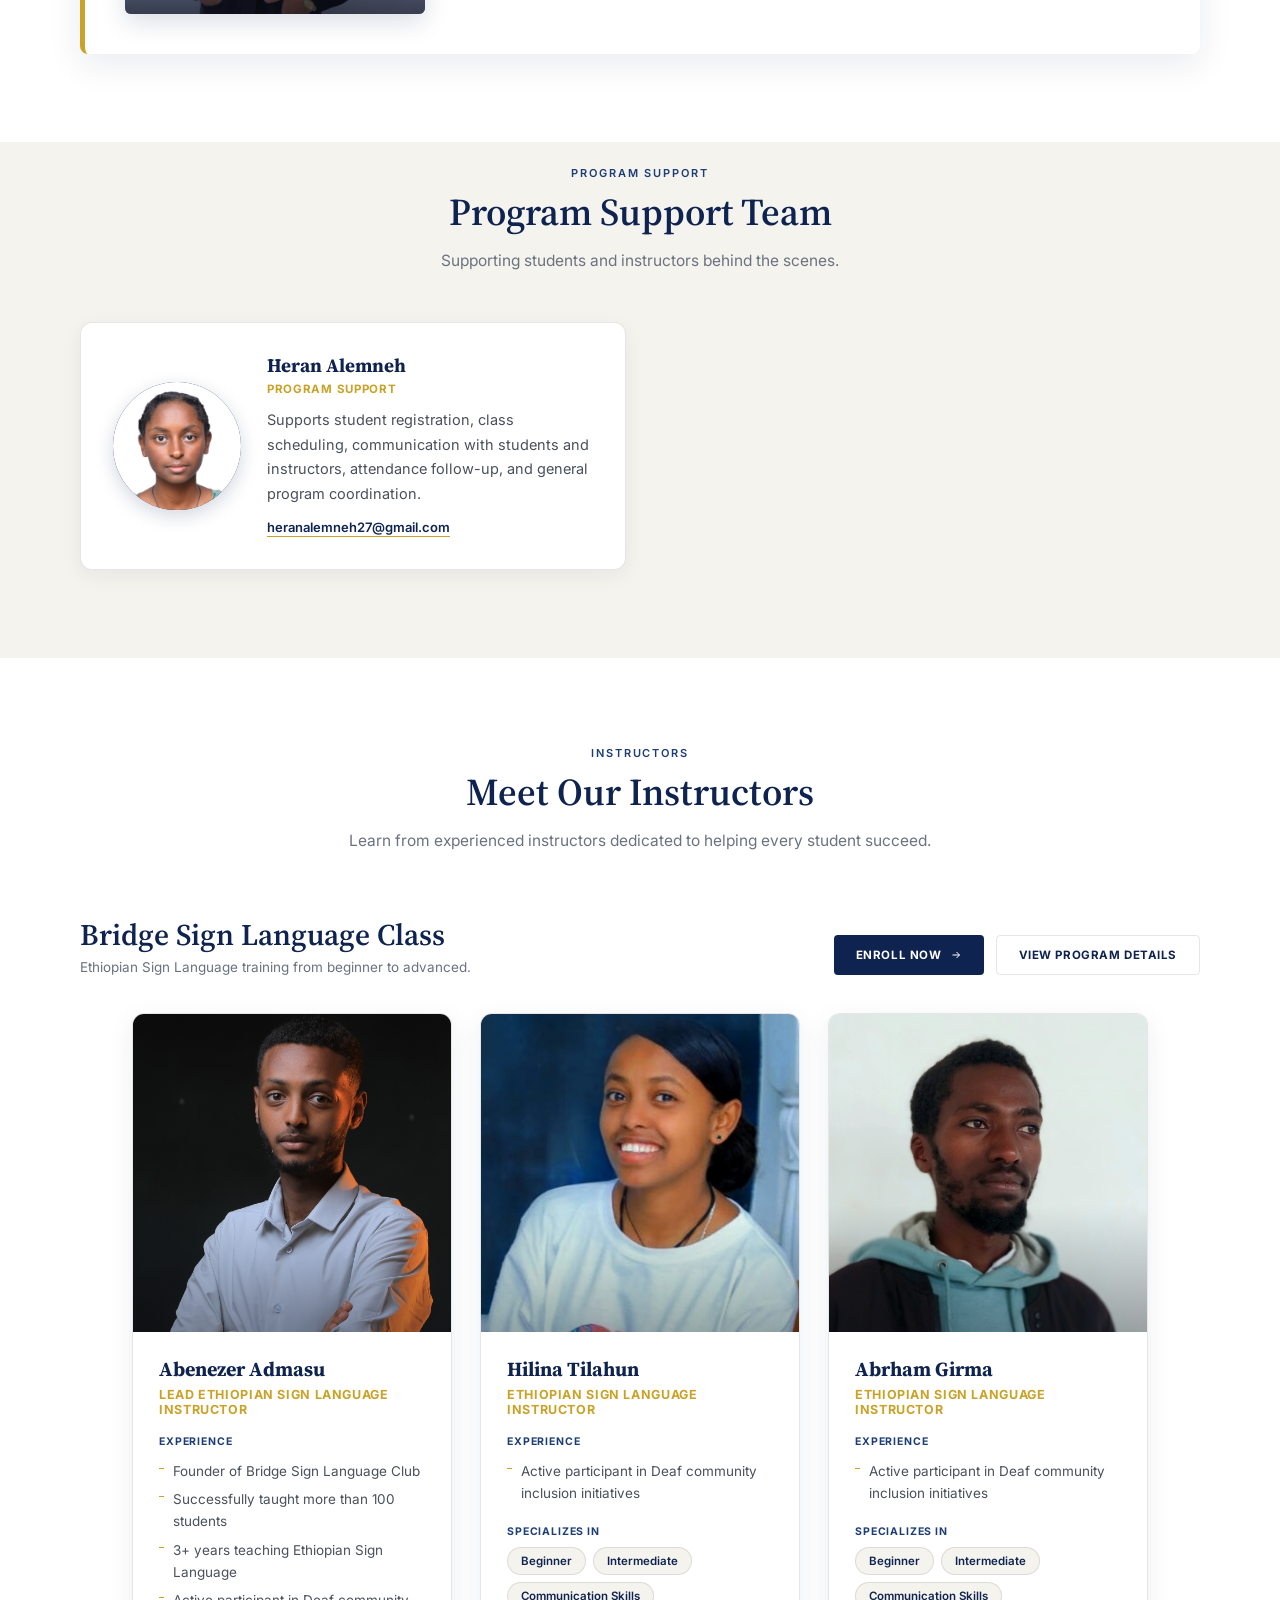
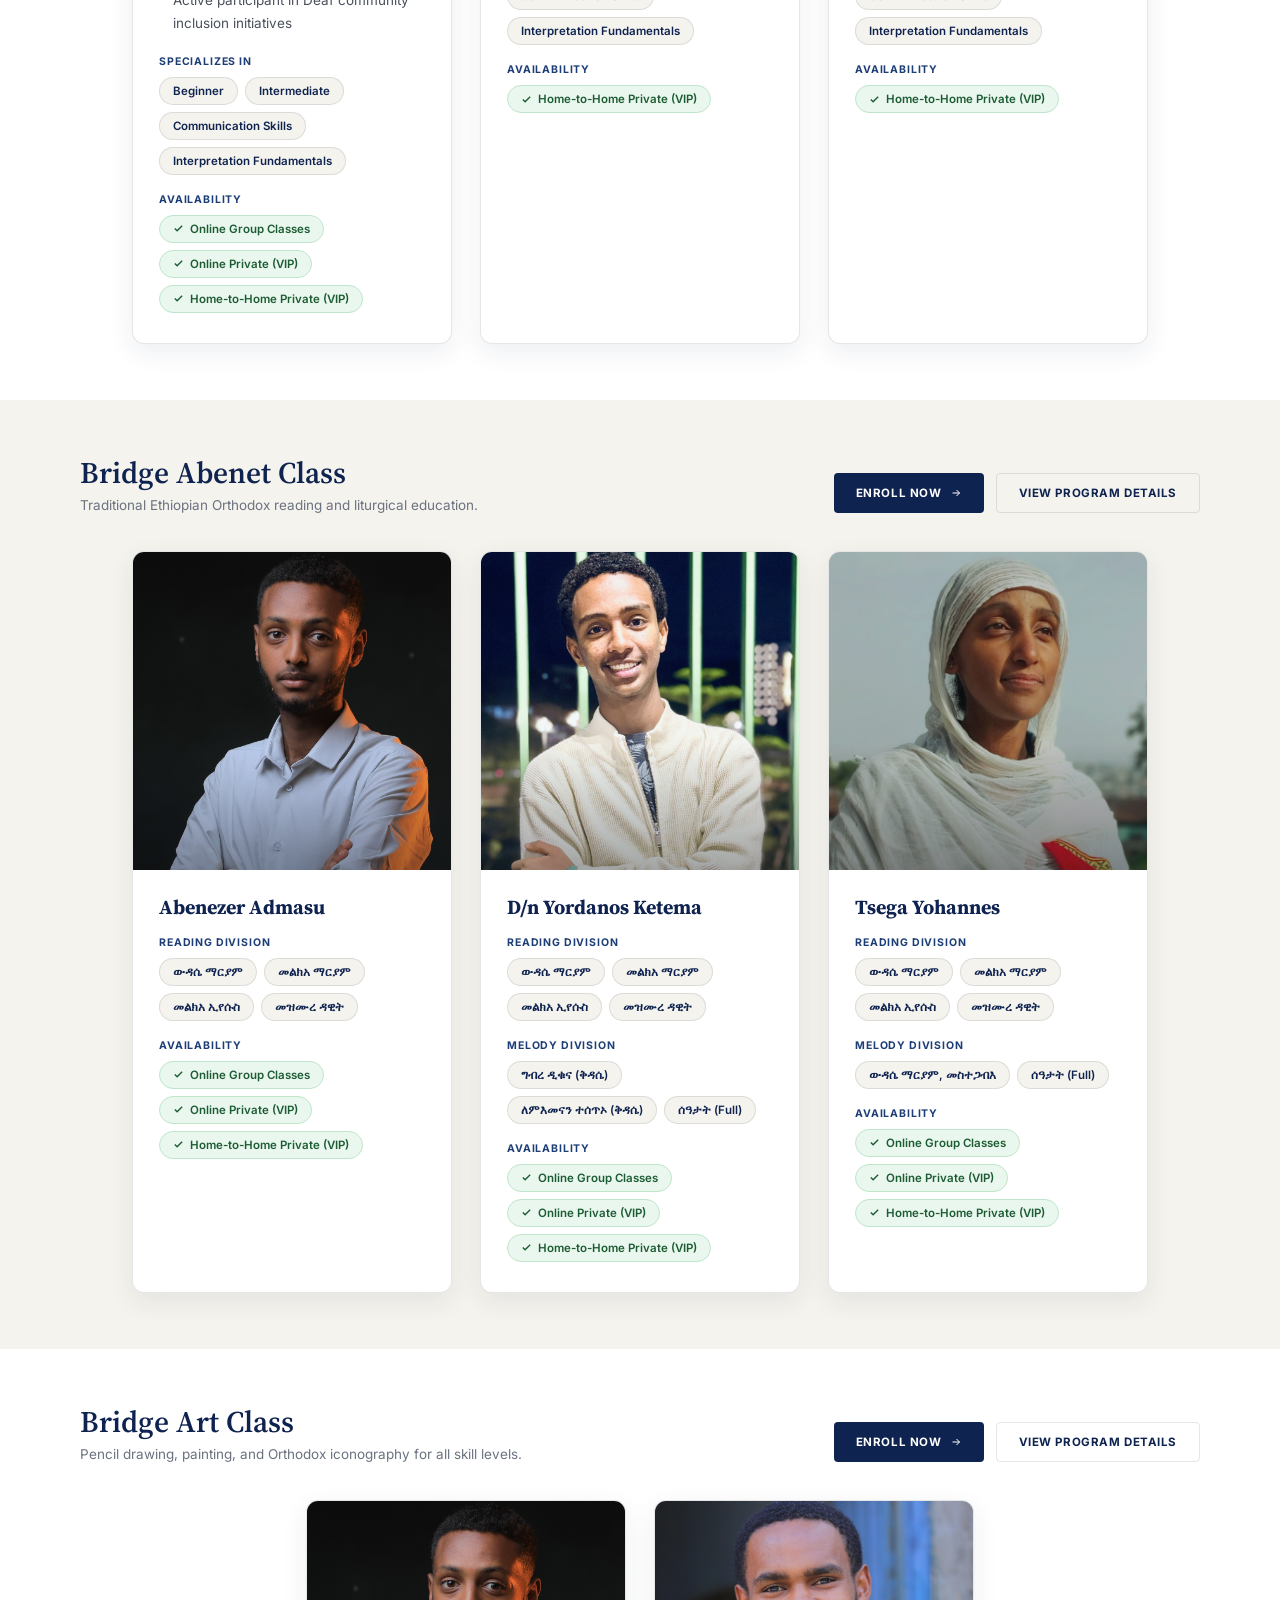
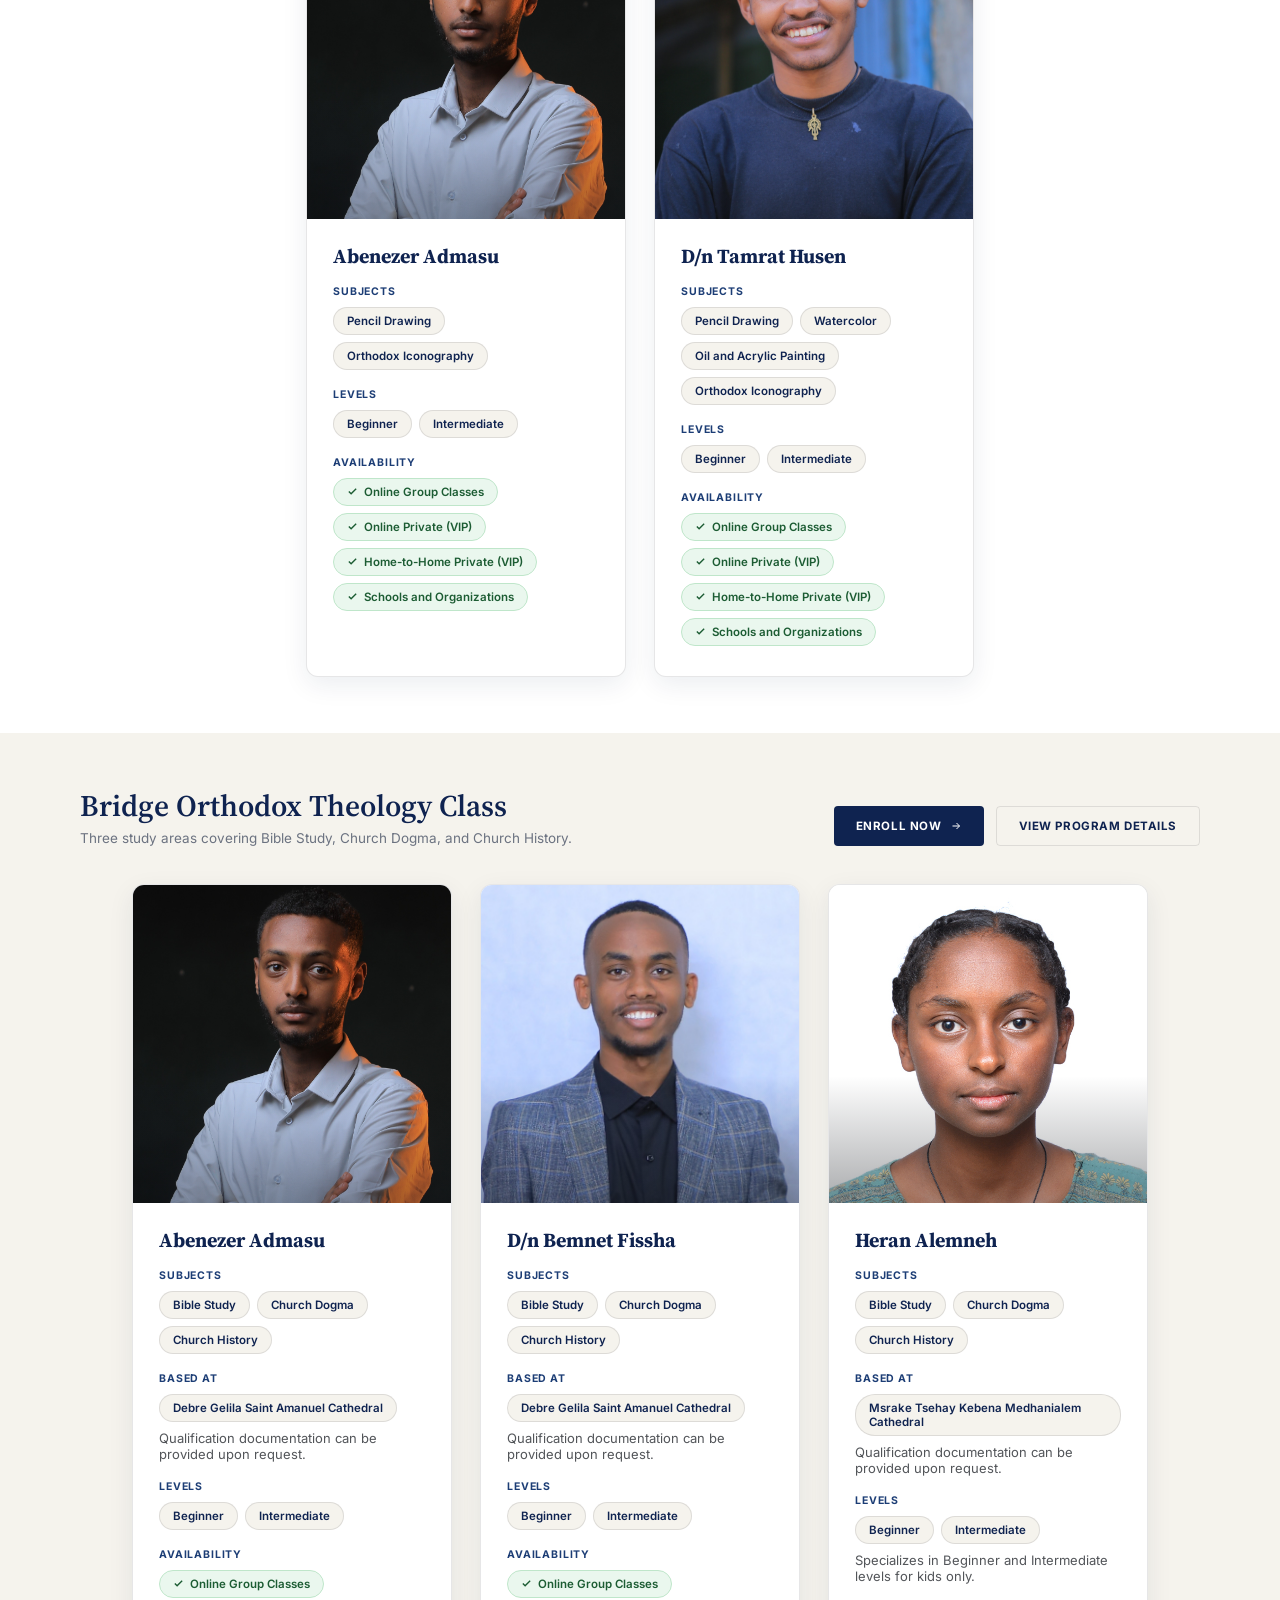
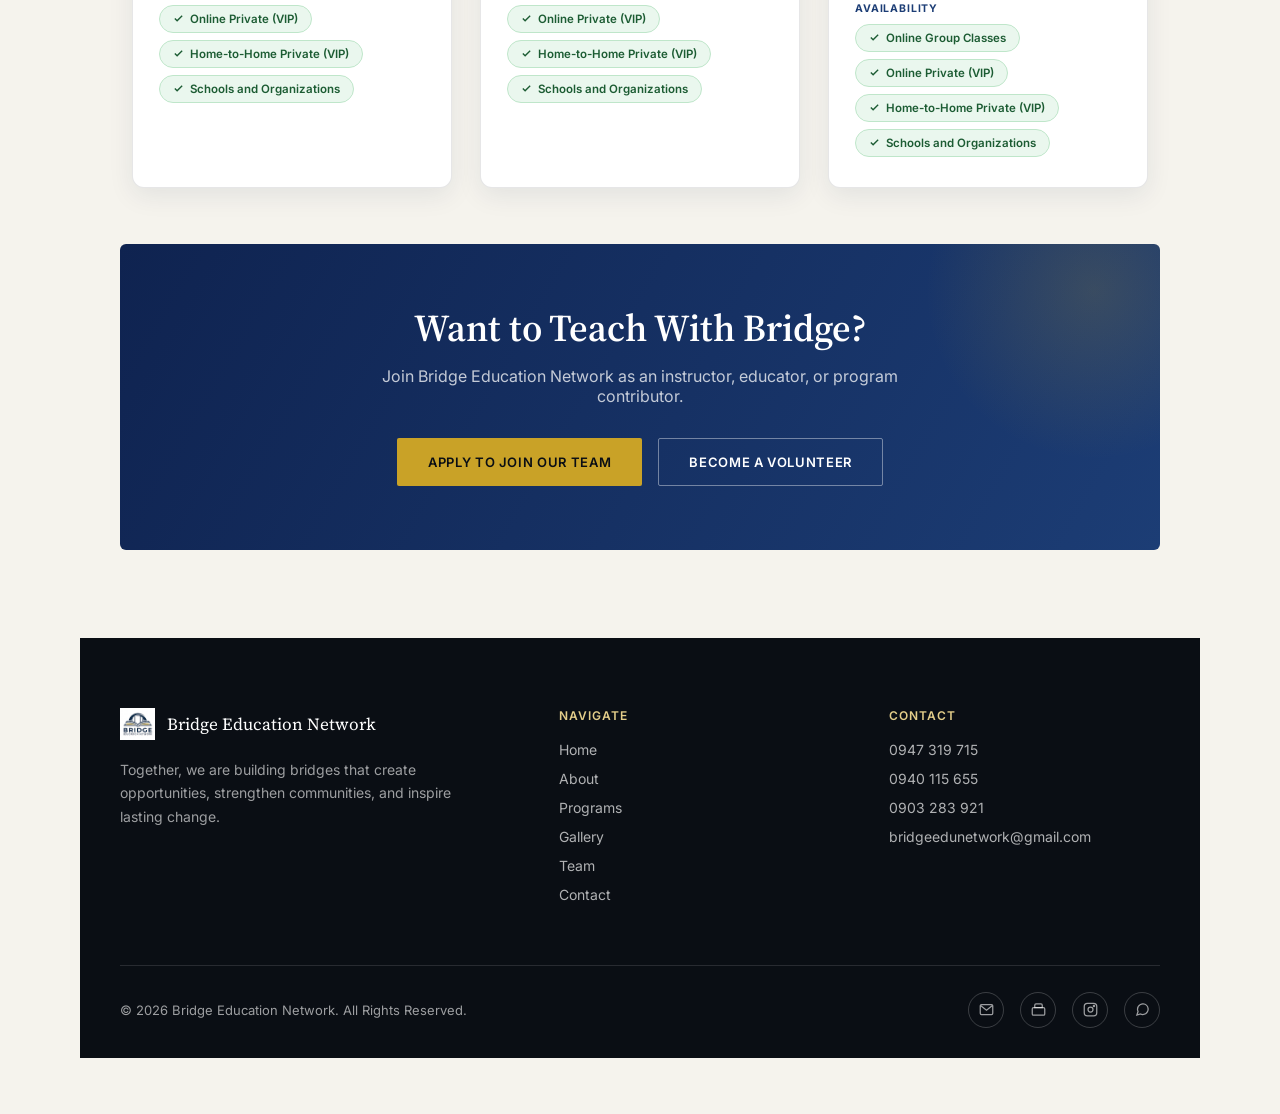
<file: team.html>
<!DOCTYPE html>
<html lang="en">
<head>
<meta charset="UTF-8">
<meta name="viewport" content="width=device-width, initial-scale=1.0">
<title>Our Team — Bridge Education Network</title>
<meta name="description" content="Meet the leadership, program support team, and instructors of Bridge Education Network.">
<meta property="og:title" content="Our Team — Bridge Education Network">
<meta property="og:image" content="assets/hero-group.jpg">
<meta property="og:type" content="website">
<link rel="icon" type="image/jpeg" href="assets/favicon.jpg">
<link rel="icon" type="image/jpeg" href="assets/logo.jpg">
<link rel="preconnect" href="https://fonts.googleapis.com">
<link rel="preconnect" href="https://fonts.gstatic.com" crossorigin>
<link href="https://fonts.googleapis.com/css2?family=Source+Serif+4:opsz,wght@8..60,400;8..60,500;8..60,600;8..60,700&family=Inter:wght@400;500;600;700&family=Noto+Sans+Ethiopic:wght@600;700&display=swap" rel="stylesheet">
<link rel="stylesheet" href="assets/style.css">
<style>
  header#siteHeader nav{ position:relative; }
  .lang-switch{
    display:flex;
    align-items:center;
    gap:4px;
    padding:4px;
    position:absolute;
    left:50%;
    top:50%;
    transform:translate(-50%,-50%);
    background:#ffffff;
    border:1px solid rgba(17,27,48,0.08);
    border-radius:999px;
    font-family:'Inter',sans-serif;
    box-shadow:0 6px 20px rgba(0,0,0,0.18), 0 2px 6px rgba(0,0,0,0.10);
  }
  header#siteHeader.scrolled .lang-switch{
    background:#ffffff;
    border-color:rgba(17,27,48,0.10);
    box-shadow:0 4px 14px rgba(17,27,48,0.14), 0 1px 4px rgba(17,27,48,0.08);
  }
  .lang-switch .lang-opt{
    display:inline-flex;
    align-items:center;
    justify-content:center;
    min-width:40px;
    padding:7px 14px;
    font-size:12.5px;
    font-weight:700;
    font-family:'Noto Sans Ethiopic','Inter',sans-serif;
    letter-spacing:.02em;
    text-decoration:none;
    border-radius:999px;
    color:var(--navy, #16233f);
    opacity:.7;
    transition:opacity .2s ease, background .2s ease, color .2s ease, transform .15s ease, box-shadow .2s ease;
  }
  .lang-switch .lang-opt:hover{
    opacity:1;
    transform:translateY(-1px);
    background:rgba(22,35,63,0.08);
  }
  .lang-switch .lang-opt.is-active{
    opacity:1;
    color:#fff;
    background:var(--navy, #16233f);
    box-shadow:0 3px 10px rgba(22,35,63,0.45);
  }
  .lang-switch .lang-opt.is-active:hover{ background:var(--navy, #16233f); }
  @media (max-width:860px){
    .lang-switch{ position:static; transform:none; margin-left:auto; order:2; }
    .lang-switch .lang-opt{ padding:6px 11px; font-size:11.5px; min-width:34px; }
  }
</style>
</head>
<body>

<div id="bridge-progress"><div id="bridge-progress-fill"></div></div>

<header id="siteHeader" class="scrolled">
  <nav>
    <a href="index.html#home" class="brand">
      <img src="assets/logo.jpg" alt="Bridge Education Network logo" onerror="this.style.display='none'">
      <div>
        <span>Bridge</span>
        <small>Education Network</small>
      </div>
    </a>
    <div class="lang-switch" role="group" aria-label="Language switch / ቋንቋ ይቀይሩ">
      <a href="team.html" class="lang-opt is-active">EN</a>
      <a href="team-am.html" class="lang-opt">አማ</a>
    </div>
    <div class="nav-links" id="navLinks">
      <a href="index.html" onclick="closeMenu()">Home</a>
      <a href="about.html" onclick="closeMenu()">About</a>
      <a href="programs.html" onclick="closeMenu()">Programs</a>
      <a href="gallery.html" onclick="closeMenu()">Gallery</a>
      <a href="team.html" onclick="closeMenu()">Team</a>
      <a href="contact.html" onclick="closeMenu()">Contact</a>
    </div>
    <button class="menu-btn" id="menuBtn" aria-label="Open menu">☰</button>
  </nav>
</header>
<div class="nav-overlay" id="navOverlay"></div>

<!-- PAGE HERO -->
<section class="page-hero compact">
  <div class="wrap">
    <a href="index.html" class="page-breadcrumb">
      <svg viewBox="0 0 24 24" fill="none" stroke="currentColor" stroke-width="2" aria-hidden="true"><path d="M19 12H5M12 19l-7-7 7-7"/></svg>
      Back to Home
    </a>
    <div class="eyebrow">Our People</div>
    <h1>The people building Bridge</h1>
    <p>Leadership, program management, and instructors working together to make education accessible for everyone.</p>
  </div>
</section>

<!-- LEADERSHIP TEAM -->
<section class="section">
  <div class="wrap">
    <div class="team-section-head reveal">
      <div class="eyebrow dark">Leadership Team</div>
      <h2>Leadership Team</h2>
      <p>Meet the people leading Bridge Education Network and expanding educational opportunities across Ethiopia.</p>
    </div>
    <div class="team-page-grid">
      <div class="team-card reveal">
        <div class="team-photo"><img src="assets/founder.JPG" alt="Abenezer Admasu Tinsae"></div>
        <div class="team-meta">
          <h3>Abenezer Admasu Tinsae</h3>
          <div class="role">Founder &amp; President</div>
          <p class="bio">Founder of Bridge Education Network, leading the organization's vision, educational programs, partnerships, digital development, and long-term growth.</p>
          <a class="team-email" href="mailto:abenezerad21@gmail.com">abenezerad21@gmail.com</a>
          <div class="team-btn-row">
            <a href="programs.html" class="team-btn primary">View Programs <svg viewBox="0 0 24 24" fill="none" stroke="currentColor" stroke-width="2" aria-hidden="true"><path d="M5 12h14M13 6l6 6-6 6"/></svg></a>

          </div>
        </div>
      </div>
      <div class="team-card reveal">
        <div class="team-photo"><img src="assets/tseganesh.JPG" alt="Tseganesh Admasu"></div>
        <div class="team-meta">
          <h3>Tseganesh Admasu</h3>
          <div class="role">General Manager</div>
          <p class="bio">Oversees day-to-day organizational operations, supports program quality, coordinates instructors and team members, helps manage records and operational workflows, and advises the Founder on planning, organization, and sustainable growth.</p>
          <a class="team-email" href="mailto:Tsegaad25@gmail.com">Tsegaad25@gmail.com</a>
        </div>
      </div>
    </div>
  </div>
</section>

<!-- PROGRAM SUPPORT TEAM -->
<section class="section section-parchment pm-section">
  <div class="wrap">
    <div class="team-section-head reveal">
      <div class="eyebrow dark">Program Support</div>
      <h2>Program Support Team</h2>
      <p>Supporting students and instructors behind the scenes.</p>
    </div>

    <div class="pm-grid reveal-stagger" style="max-width:1200px;margin:0 auto;">

      <div class="pm-card">
        <div class="pm-photo">
          <img src="assets/heran.jpg" alt="Heran Alemneh">
        </div>
        <div class="pm-meta">
          <h4>Heran Alemneh</h4>
          <div class="pm-role">Program Support</div>
          <p class="pm-desc">Supports student registration, class scheduling, communication with students and instructors, attendance follow-up, and general program coordination.</p>
          <a class="pm-email" href="mailto:heranalemneh27@gmail.com">heranalemneh27@gmail.com</a>
        </div>
      </div>

    </div>
  </div>
</section>

<!-- MEET OUR INSTRUCTORS -->
<section class="section" style="padding-bottom:0;">
  <div class="wrap">
    <div class="team-section-head reveal instructors-intro">
      <div class="eyebrow dark">Instructors</div>
      <h2>Meet Our Instructors</h2>
      <p>Learn from experienced instructors dedicated to helping every student succeed.</p>
    </div>
  </div>
</section>

<!-- SIGN LANGUAGE INSTRUCTORS -->
<section class="instructor-group" id="sign-language">
  <div class="wrap">
    <div class="instructor-group-head reveal">
      <div>
        <h3>Bridge Sign Language Class</h3>
        <div class="tagline">Ethiopian Sign Language training from beginner to advanced.</div>
      </div>
      <div class="instructor-group-actions">
        <a href="https://docs.google.com/forms/d/e/1FAIpQLSdBMdZhzI4ta-ZP2H80Q1u85T6SxXSP2tIdPjwNam-0gN0Urw/viewform?usp=header" target="_blank" rel="noopener" class="team-btn primary">Enroll Now <svg viewBox="0 0 24 24" fill="none" stroke="currentColor" stroke-width="2" aria-hidden="true"><path d="M5 12h14M13 6l6 6-6 6"/></svg></a>
        <a href="programs.html#sign-language" class="team-btn outline">View Program Details</a>
      </div>
    </div>
    <div class="instructor-grid reveal-stagger">
      <div class="instructor-card">
        <div class="instructor-photo"><img src="assets/founder.JPG" alt="Abenezer Admasu"></div>
        <div class="instructor-body">
          <h4>Abenezer Admasu</h4>
          <div class="instructor-role">Lead Ethiopian Sign Language Instructor</div>
          <div class="instructor-block">
            <h6>Experience</h6>
            <ul>
              <li>Founder of Bridge Sign Language Club</li>
              <li>Successfully taught more than 100 students</li>
              <li>3+ years teaching Ethiopian Sign Language</li>
              <li>Active participant in Deaf community inclusion initiatives</li>
            </ul>
          </div>
          <div class="instructor-block">
            <h6>Specializes In</h6>
            <div class="badge-row">
              <span class="badge">Beginner</span>
              <span class="badge">Intermediate</span>
              
              <span class="badge">Communication Skills</span>
              <span class="badge">Interpretation Fundamentals</span>
            </div>
          </div>
          <div class="instructor-block">
            <h6>Availability</h6>
            <div class="badge-row">
              <span class="avail-badge"><svg viewBox="0 0 24 24" fill="none" stroke="currentColor" stroke-width="3" aria-hidden="true"><path d="M20 6L9 17l-5-5"/></svg>Online Group Classes</span>
              <span class="avail-badge"><svg viewBox="0 0 24 24" fill="none" stroke="currentColor" stroke-width="3" aria-hidden="true"><path d="M20 6L9 17l-5-5"/></svg>Online Private (VIP)</span>
              <span class="avail-badge"><svg viewBox="0 0 24 24" fill="none" stroke="currentColor" stroke-width="3" aria-hidden="true"><path d="M20 6L9 17l-5-5"/></svg>Home-to-Home Private (VIP)</span>

            </div>
          </div>
        </div>
      </div>
      <div class="instructor-card">
        <div class="instructor-photo"><img src="assets/hilina.jpg" alt="Hilina Tilahun"></div>
        <div class="instructor-body">
          <h4>Hilina Tilahun</h4>
          <div class="instructor-role">Ethiopian Sign Language Instructor</div>
          <div class="instructor-block">
            <h6>Experience</h6>
            <ul>
              <li>Active participant in Deaf community inclusion initiatives</li>
            </ul>
          </div>
          <div class="instructor-block">
            <h6>Specializes In</h6>
            <div class="badge-row">
              <span class="badge">Beginner</span>
              <span class="badge">Intermediate</span>
              <span class="badge">Communication Skills</span>
              <span class="badge">Interpretation Fundamentals</span>
            </div>
          </div>
          <div class="instructor-block">
            <h6>Availability</h6>
            <div class="badge-row">
              <span class="avail-badge"><svg viewBox="0 0 24 24" fill="none" stroke="currentColor" stroke-width="3" aria-hidden="true"><path d="M20 6L9 17l-5-5"/></svg>Home-to-Home Private (VIP)</span>
            </div>
          </div>
        </div>
      </div>
      <div class="instructor-card">
        <div class="instructor-photo"><img src="assets/abrham.jpg" alt="Abrham Girma"></div>
        <div class="instructor-body">
          <h4>Abrham Girma</h4>
          <div class="instructor-role">Ethiopian Sign Language Instructor</div>
          <div class="instructor-block">
            <h6>Experience</h6>
            <ul>
              <li>Active participant in Deaf community inclusion initiatives</li>
            </ul>
          </div>
          <div class="instructor-block">
            <h6>Specializes In</h6>
            <div class="badge-row">
              <span class="badge">Beginner</span>
              <span class="badge">Intermediate</span>
              <span class="badge">Communication Skills</span>
              <span class="badge">Interpretation Fundamentals</span>
            </div>
          </div>
          <div class="instructor-block">
            <h6>Availability</h6>
            <div class="badge-row">
              <span class="avail-badge"><svg viewBox="0 0 24 24" fill="none" stroke="currentColor" stroke-width="3" aria-hidden="true"><path d="M20 6L9 17l-5-5"/></svg>Home-to-Home Private (VIP)</span>
            </div>
          </div>
        </div>
      </div>
    </div>
  </div>
</section>

<!-- ABENET INSTRUCTORS -->
<section class="instructor-group alt" id="abenet">
  <div class="wrap">
    <div class="instructor-group-head reveal">
      <div>
        <h3>Bridge Abenet Class</h3>
        <div class="tagline">Traditional Ethiopian Orthodox reading and liturgical education.</div>
      </div>
      <div class="instructor-group-actions">
        <a href="https://docs.google.com/forms/d/e/1FAIpQLSeRFP4_DPlgIYdW7Im9rH8StcokRG9dnCrF0ShHrsq0tqv5aA/viewform?usp=header" target="_blank" rel="noopener" class="team-btn primary">Enroll Now <svg viewBox="0 0 24 24" fill="none" stroke="currentColor" stroke-width="2" aria-hidden="true"><path d="M5 12h14M13 6l6 6-6 6"/></svg></a>
        <a href="programs.html#abenet" class="team-btn outline">View Program Details</a>
      </div>
    </div>
    <div class="instructor-grid cols-3 reveal-stagger">
      <div class="instructor-card">
        <div class="instructor-photo"><img src="assets/founder.JPG" alt="Abenezer Admasu"></div>
        <div class="instructor-body">
          <h4>Abenezer Admasu</h4>
          <div class="instructor-block">
            <h6>Reading Division</h6>
            <div class="badge-row">
              <span class="badge">ውዳሴ ማርያም</span>
              <span class="badge">መልክአ ማርያም</span>
              <span class="badge">መልክአ ኢየሱስ</span>
              <span class="badge">መዝሙረ ዳዊት</span>
            </div>
          </div>
          <div class="instructor-block">
            <h6>Availability</h6>
            <div class="badge-row">
              <span class="avail-badge"><svg viewBox="0 0 24 24" fill="none" stroke="currentColor" stroke-width="3" aria-hidden="true"><path d="M20 6L9 17l-5-5"/></svg>Online Group Classes</span>
              <span class="avail-badge"><svg viewBox="0 0 24 24" fill="none" stroke="currentColor" stroke-width="3" aria-hidden="true"><path d="M20 6L9 17l-5-5"/></svg>Online Private (VIP)</span>
              <span class="avail-badge"><svg viewBox="0 0 24 24" fill="none" stroke="currentColor" stroke-width="3" aria-hidden="true"><path d="M20 6L9 17l-5-5"/></svg>Home-to-Home Private (VIP)</span>
            </div>
          </div>
        </div>
      </div>
      
      <div class="instructor-card">
        <div class="instructor-photo"><img src="assets/yordanos.JPG" alt="D/n Yordanos Ketema"></div>
        <div class="instructor-body">
          <h4>D/n Yordanos Ketema</h4>
         
          <div class="instructor-block">
            <h6>Reading Division</h6>
            <div class="badge-row">
              <span class="badge">ውዳሴ ማርያም</span>
              <span class="badge">መልክአ ማርያም</span>
              <span class="badge">መልክአ ኢየሱስ</span>
              <span class="badge">መዝሙረ ዳዊት</span>
            </div>
          </div>
          <div class="instructor-block">
            <h6>Melody Division</h6>
            <div class="badge-row">
              <span class="badge">ግብረ ዲቁና (ቅዳሴ) </span>
             
              <span class="badge">ለምእመናን ተሰጥኦ (ቅዳሴ) </span>
              <span class="badge">ሰዓታት (Full) </span>
            </div>
          </div>
          <div class="instructor-block">
            <h6>Availability</h6>
            <div class="badge-row">
              <span class="avail-badge"><svg viewBox="0 0 24 24" fill="none" stroke="currentColor" stroke-width="3" aria-hidden="true"><path d="M20 6L9 17l-5-5"/></svg>Online Group Classes</span>
              <span class="avail-badge"><svg viewBox="0 0 24 24" fill="none" stroke="currentColor" stroke-width="3" aria-hidden="true"><path d="M20 6L9 17l-5-5"/></svg>Online Private (VIP)</span>
              <span class="avail-badge"><svg viewBox="0 0 24 24" fill="none" stroke="currentColor" stroke-width="3" aria-hidden="true"><path d="M20 6L9 17l-5-5"/></svg>Home-to-Home Private (VIP)</span>
            </div>
          </div>
        </div>
      </div>
      <div class="instructor-card">
        <div class="instructor-photo"><img src="assets/tsega.jpg" alt="Tsega Yohannes"></div>
        <div class="instructor-body">
          <h4>Tsega Yohannes</h4>
          <div class="instructor-block">
            <h6>Reading Division</h6>
            <div class="badge-row">
              <span class="badge">ውዳሴ ማርያም</span>
              <span class="badge">መልክአ ማርያም</span>
              <span class="badge">መልክአ ኢየሱስ</span>
              <span class="badge">መዝሙረ ዳዊት</span>
            </div>
          </div>
          <div class="instructor-block">
            <h6>Melody Division</h6>
            <div class="badge-row">
              <span class="badge">ውዳሴ ማርያም, መስተጋብእ</span>
              <span class="badge">ሰዓታት (Full)</span>
            </div>
          </div>
          <div class="instructor-block">
            <h6>Availability</h6>
            <div class="badge-row">
              <span class="avail-badge"><svg viewBox="0 0 24 24" fill="none" stroke="currentColor" stroke-width="3" aria-hidden="true"><path d="M20 6L9 17l-5-5"/></svg>Online Group Classes</span>
              <span class="avail-badge"><svg viewBox="0 0 24 24" fill="none" stroke="currentColor" stroke-width="3" aria-hidden="true"><path d="M20 6L9 17l-5-5"/></svg>Online Private (VIP)</span>
              <span class="avail-badge"><svg viewBox="0 0 24 24" fill="none" stroke="currentColor" stroke-width="3" aria-hidden="true"><path d="M20 6L9 17l-5-5"/></svg>Home-to-Home Private (VIP)</span>
            </div>
          </div>
        </div>
      </div>
    </div>
  </div>
</section>

<!-- ART CLASS INSTRUCTORS -->
<section class="instructor-group" id="art-school">
  <div class="wrap">
    <div class="instructor-group-head reveal">
      <div>
        <h3>Bridge Art Class</h3>
        <div class="tagline">Pencil drawing, painting, and Orthodox iconography for all skill levels.</div>
      </div>
      <div class="instructor-group-actions">
        <a href="contact.html" class="team-btn primary">Enroll Now <svg viewBox="0 0 24 24" fill="none" stroke="currentColor" stroke-width="2" aria-hidden="true"><path d="M5 12h14M13 6l6 6-6 6"/></svg></a>
        <a href="programs.html#art-school" class="team-btn outline">View Program Details</a>
      </div>
    </div>
    <div class="instructor-grid reveal-stagger">
      <div class="instructor-card">
        <div class="instructor-photo"><img src="assets/founder.JPG" alt="Abenezer Admasu"></div>
        <div class="instructor-body">
          <h4>Abenezer Admasu</h4>
          <div class="instructor-block">
            <h6>Subjects</h6>
            <div class="badge-row">
              <span class="badge">Pencil Drawing</span>
              <span class="badge">Orthodox Iconography</span>
            </div>
          </div>
          <div class="instructor-block">
            <h6>Levels</h6>
            <div class="badge-row">
              <span class="badge">Beginner</span>
              <span class="badge">Intermediate</span>
            </div>
          </div>
          <div class="instructor-block">
            <h6>Availability</h6>
            <div class="badge-row">
              <span class="avail-badge"><svg viewBox="0 0 24 24" fill="none" stroke="currentColor" stroke-width="3" aria-hidden="true"><path d="M20 6L9 17l-5-5"/></svg>Online Group Classes</span>
              <span class="avail-badge"><svg viewBox="0 0 24 24" fill="none" stroke="currentColor" stroke-width="3" aria-hidden="true"><path d="M20 6L9 17l-5-5"/></svg>Online Private (VIP)</span>
              <span class="avail-badge"><svg viewBox="0 0 24 24" fill="none" stroke="currentColor" stroke-width="3" aria-hidden="true"><path d="M20 6L9 17l-5-5"/></svg>Home-to-Home Private (VIP)</span>
              <span class="avail-badge"><svg viewBox="0 0 24 24" fill="none" stroke="currentColor" stroke-width="3" aria-hidden="true"><path d="M20 6L9 17l-5-5"/></svg>Schools and Organizations</span>
            </div>
          </div>
        </div>
      </div>
      <div class="instructor-card">
        <div class="instructor-photo"><img src="assets/tamrat.JPG" alt="D/n Tamrat Husen"></div>
        <div class="instructor-body">
          <h4>D/n Tamrat Husen</h4>
          <div class="instructor-block">
            <h6>Subjects</h6>
            <div class="badge-row">
              <span class="badge">Pencil Drawing</span>
              <span class="badge">Watercolor</span>
              <span class="badge">Oil and Acrylic Painting</span>
              <span class="badge">Orthodox Iconography</span>
            </div>
          </div>
          <div class="instructor-block">
            <h6>Levels</h6>
            <div class="badge-row">
              <span class="badge">Beginner</span>
              <span class="badge">Intermediate</span>
            </div>
          </div>
          <div class="instructor-block">
            <h6>Availability</h6>
            <div class="badge-row">
              <span class="avail-badge"><svg viewBox="0 0 24 24" fill="none" stroke="currentColor" stroke-width="3" aria-hidden="true"><path d="M20 6L9 17l-5-5"/></svg>Online Group Classes</span>
              <span class="avail-badge"><svg viewBox="0 0 24 24" fill="none" stroke="currentColor" stroke-width="3" aria-hidden="true"><path d="M20 6L9 17l-5-5"/></svg>Online Private (VIP)</span>
              <span class="avail-badge"><svg viewBox="0 0 24 24" fill="none" stroke="currentColor" stroke-width="3" aria-hidden="true"><path d="M20 6L9 17l-5-5"/></svg>Home-to-Home Private (VIP)</span>
              <span class="avail-badge"><svg viewBox="0 0 24 24" fill="none" stroke="currentColor" stroke-width="3" aria-hidden="true"><path d="M20 6L9 17l-5-5"/></svg>Schools and Organizations</span>
            </div>
          </div>
        </div>
      </div>
    </div>
  </div>
</section>

<!-- THEOLOGY CLASS INSTRUCTORS -->
<section class="instructor-group alt" id="theology">
  <div class="wrap">
    <div class="instructor-group-head reveal">
      <div>
        <h3>Bridge Orthodox Theology Class</h3>
        <div class="tagline">Three study areas covering Bible Study, Church Dogma, and Church History.</div>
      </div>
      <div class="instructor-group-actions">
        <a href="contact.html" class="team-btn primary">Enroll Now <svg viewBox="0 0 24 24" fill="none" stroke="currentColor" stroke-width="2" aria-hidden="true"><path d="M5 12h14M13 6l6 6-6 6"/></svg></a>
        <a href="programs.html#theology" class="team-btn outline">View Program Details</a>
      </div>
    </div>
    <div class="instructor-grid reveal-stagger"> 
  <div class="instructor-card"> 
    <div class="instructor-photo"><img src="assets/founder.JPG" alt="Abenezer Admasu"></div> 
    <div class="instructor-body"> 
      <h4>Abenezer Admasu</h4> 
      <div class="instructor-block"> 
        <h6>Subjects</h6> 
        <div class="badge-row"> 
          <span class="badge">Bible Study</span> 
          <span class="badge">Church Dogma</span> 
          <span class="badge">Church History</span> 
        </div> 
      </div> 
      <div class="instructor-block"> 
        <h6>Based At</h6> 
        <div class="badge-row"> 
          <span class="badge">Debre Gelila Saint Amanuel Cathedral</span> 
        </div> 
        <p style="margin-top:8px;font-size:13px;opacity:.7;">Qualification documentation can be provided upon request.</p> 
      </div> 
      <div class="instructor-block"> 
        <h6>Levels</h6> 
        <div class="badge-row"> 
          <span class="badge">Beginner</span> 
          <span class="badge">Intermediate</span> 
        </div> 
      </div> 
      <div class="instructor-block"> 
        <h6>Availability</h6> 
        <div class="badge-row"> 
          <span class="avail-badge"><svg viewBox="0 0 24 24" fill="none" stroke="currentColor" stroke-width="3" aria-hidden="true"><path d="M20 6L9 17l-5-5"/></svg>Online Group Classes</span> 
          <span class="avail-badge"><svg viewBox="0 0 24 24" fill="none" stroke="currentColor" stroke-width="3" aria-hidden="true"><path d="M20 6L9 17l-5-5"/></svg>Online Private (VIP)</span> 
          <span class="avail-badge"><svg viewBox="0 0 24 24" fill="none" stroke="currentColor" stroke-width="3" aria-hidden="true"><path d="M20 6L9 17l-5-5"/></svg>Home-to-Home Private (VIP)</span> 
          <span class="avail-badge"><svg viewBox="0 0 24 24" fill="none" stroke="currentColor" stroke-width="3" aria-hidden="true"><path d="M20 6L9 17l-5-5"/></svg>Schools and Organizations</span> 
        </div> 
      </div> 
    </div> 
  </div> 

  <div class="instructor-card"> 
    <div class="instructor-photo"><img src="assets/bemnet.jpg" alt="D/n Bemnet Fissha"></div> 
    <div class="instructor-body"> 
      <h4>D/n Bemnet Fissha</h4> 
      <div class="instructor-block"> 
        <h6>Subjects</h6> 
        <div class="badge-row"> 
          <span class="badge">Bible Study</span> 
          <span class="badge">Church Dogma</span> 
          <span class="badge">Church History</span> 
        </div> 
      </div> 
      <div class="instructor-block"> 
        <h6>Based At</h6> 
        <div class="badge-row"> 
          <span class="badge">Debre Gelila Saint Amanuel Cathedral</span> 
        </div> 
        <p style="margin-top:8px;font-size:13px;opacity:.7;">Qualification documentation can be provided upon request.</p> 
      </div> 
      <div class="instructor-block"> 
        <h6>Levels</h6> 
        <div class="badge-row"> 
          <span class="badge">Beginner</span> 
          <span class="badge">Intermediate</span> 
        </div> 
      </div> 
      <div class="instructor-block"> 
        <h6>Availability</h6> 
        <div class="badge-row"> 
          <span class="avail-badge"><svg viewBox="0 0 24 24" fill="none" stroke="currentColor" stroke-width="3" aria-hidden="true"><path d="M20 6L9 17l-5-5"/></svg>Online Group Classes</span> 
          <span class="avail-badge"><svg viewBox="0 0 24 24" fill="none" stroke="currentColor" stroke-width="3" aria-hidden="true"><path d="M20 6L9 17l-5-5"/></svg>Online Private (VIP)</span> 
          <span class="avail-badge"><svg viewBox="0 0 24 24" fill="none" stroke="currentColor" stroke-width="3" aria-hidden="true"><path d="M20 6L9 17l-5-5"/></svg>Home-to-Home Private (VIP)</span> 
          <span class="avail-badge"><svg viewBox="0 0 24 24" fill="none" stroke="currentColor" stroke-width="3" aria-hidden="true"><path d="M20 6L9 17l-5-5"/></svg>Schools and Organizations</span> 
        </div> 
      </div> 
    </div> 
  </div> 

  <div class="instructor-card"> 
    <div class="instructor-photo"><img src="assets/heran.jpg" alt="Heran Alemneh"></div> 
    <div class="instructor-body"> 
      <h4>Heran Alemneh</h4> 
      <div class="instructor-block"> 
        <h6>Subjects</h6> 
        <div class="badge-row"> 
          <span class="badge">Bible Study</span> 
          <span class="badge">Church Dogma</span> 
          <span class="badge">Church History</span> 
        </div> 
      </div> 
      <div class="instructor-block"> 
        <h6>Based At</h6> 
        <div class="badge-row"> 
          <span class="badge">Msrake Tsehay Kebena Medhanialem Cathedral</span> 
        </div> 
        <p style="margin-top:8px;font-size:13px;opacity:.7;">Qualification documentation can be provided upon request.</p> 
      </div> 
      <div class="instructor-block"> 
        <h6>Levels</h6> 
        <div class="badge-row"> 
          <span class="badge">Beginner</span> 
          <span class="badge">Intermediate</span> 
        </div> 
        <p style="margin-top:8px;font-size:13px;opacity:.7;">Specializes in Beginner and Intermediate levels for kids only.</p> 
      </div> 
      <div class="instructor-block"> 
        <h6>Availability</h6> 
        <div class="badge-row"> 
          <span class="avail-badge"><svg viewBox="0 0 24 24" fill="none" stroke="currentColor" stroke-width="3" aria-hidden="true"><path d="M20 6L9 17l-5-5"/></svg>Online Group Classes</span> 
          <span class="avail-badge"><svg viewBox="0 0 24 24" fill="none" stroke="currentColor" stroke-width="3" aria-hidden="true"><path d="M20 6L9 17l-5-5"/></svg>Online Private (VIP)</span> 
          <span class="avail-badge"><svg viewBox="0 0 24 24" fill="none" stroke="currentColor" stroke-width="3" aria-hidden="true"><path d="M20 6L9 17l-5-5"/></svg>Home-to-Home Private (VIP)</span> 
          <span class="avail-badge"><svg viewBox="0 0 24 24" fill="none" stroke="currentColor" stroke-width="3" aria-hidden="true"><path d="M20 6L9 17l-5-5"/></svg>Schools and Organizations</span> 
        </div> 
      </div> 
    </div> 
  </div> 
</div>
<section class="section" style="padding-top:56px;">
  <div class="wrap">
    <div class="cta-band">
      <h2>Want to Teach With Bridge?</h2>
      <p>Join Bridge Education Network as an instructor, educator, or program contributor.</p>
      <div class="cta-actions">
        <a href="https://docs.google.com/forms/d/e/1FAIpQLSeexJtd1vPkFX62bIq1WUxkhwI988SC7ESayJjT0i0_mYStSA/viewform?usp=header" target="_blank" rel="noopener" class="btn btn-primary">Apply to Join Our Team</a>
        <a href="https://docs.google.com/forms/d/e/1FAIpQLScnXI7FhmiaOCxs4dlCKsOkVjYGXLHRwp_Mey73QpiS1-8Lzw/viewform?usp=publish-editor" target="_blank" rel="noopener" class="btn btn-outline">Become a Volunteer</a>
      </div>
    </div>
  </div>
</section>

<footer>
  <div class="wrap">
    <div class="footer-top">
      <div>
        <div class="footer-brand">
          <img src="assets/logo.jpg" alt="Bridge logo" onerror="this.style.display='none'">
          <span>Bridge Education Network</span>
        </div>
        <p>Together, we are building bridges that create opportunities, strengthen communities, and inspire lasting change.</p>
      </div>
      <div class="footer-col">
        <h5>Navigate</h5>
        <a href="index.html">Home</a>
        <a href="about.html">About</a>
        <a href="programs.html">Programs</a>
        <a href="gallery.html">Gallery</a>
        <a href="team.html">Team</a>
        <a href="contact.html">Contact</a>
      </div>
      <div class="footer-col">
        <h5>Contact</h5>
          <a href="tel:+251947319715">0947 319 715</a>
        <a href="tel:+519940115655">0940 115 655</a>
        <a href="tel:+251903283921">0903 283 921</a>
        <a href="mailto:bridgeedunetwork@gmail.com">bridgeedunetwork@gmail.com</a>
      </div>
    </div>
    <div class="footer-bottom">
      <span>© 2026 Bridge Education Network. All Rights Reserved.</span>
      <div class="footer-social">
        <a href="mailto:bridgeedunetwork@gmail.com" aria-label="Email"><svg viewBox="0 0 24 24" fill="none" stroke="currentColor" stroke-width="2" aria-hidden="true"><rect x="2" y="4" width="20" height="16" rx="2"/><path d="M3 6l9 7 9-7"/></svg></a>
        <a href="https://www.linkedin.com/in/bridge-education-network-707793424/" target="_blank" rel="noopener" aria-label="LinkedIn"><svg viewBox="0 0 24 24" fill="none" stroke="currentColor" stroke-width="2" aria-hidden="true"><rect x="2" y="9" width="20" height="12" rx="2"/><path d="M16 3H8a2 2 0 00-2 2v4h12V5a2 2 0 00-2-2z"/></svg></a>
        <a href="https://www.instagram.com/bridge_education_network/" target="_blank" rel="noopener" aria-label="Instagram"><svg viewBox="0 0 24 24" fill="none" stroke="currentColor" stroke-width="2" aria-hidden="true"><rect x="2" y="2" width="20" height="20" rx="5"/><circle cx="12" cy="12" r="4"/><circle cx="17.5" cy="6.5" r="1"/></svg></a>
        <a href="https://wa.me/251947319715" target="_blank" rel="noopener" aria-label="WhatsApp"><svg viewBox="0 0 24 24" fill="none" stroke="currentColor" stroke-width="2" aria-hidden="true"><path d="M21 11.5a8.38 8.38 0 01-.9 3.8 8.5 8.5 0 01-7.6 4.7 8.38 8.38 0 01-3.8-.9L3 21l1.9-5.7a8.38 8.38 0 01-.9-3.8 8.5 8.5 0 014.7-7.6 8.38 8.38 0 013.8-.9h.5a8.48 8.48 0 018 8v.5z"/></svg></a>
      </div>
    </div>
  </div>
</footer>

<script>
  const header = document.getElementById('siteHeader');
  const progressFill = document.getElementById('bridge-progress-fill');
  window.addEventListener('scroll', () => {
    if(!header) return;
    header.classList.toggle('scrolled', window.scrollY > 40);
    const h = document.documentElement;
    const pct = (h.scrollTop) / (h.scrollHeight - h.clientHeight) * 100;
    if(progressFill) progressFill.style.width = pct + '%';
  });

  const menuBtn = document.getElementById('menuBtn');
  const navLinks = document.getElementById('navLinks');
  const navOverlay = document.getElementById('navOverlay');
  function closeMenu(){
    if(navLinks) navLinks.classList.remove('open');
    if(navOverlay) navOverlay.classList.remove('open');
    if(menuBtn){
      menuBtn.textContent = '☰';
      menuBtn.setAttribute('aria-label', 'Open menu');
    }
  }
  if(menuBtn && navLinks && navOverlay){
    menuBtn.addEventListener('click', () => {
      const isOpen = navLinks.classList.toggle('open');
      navOverlay.classList.toggle('open', isOpen);
      menuBtn.textContent = isOpen ? '✕' : '☰';
      menuBtn.setAttribute('aria-label', isOpen ? 'Close menu' : 'Open menu');
    });
    navOverlay.addEventListener('click', closeMenu);
  }
  document.addEventListener('keydown', (e) => { if(e.key === 'Escape') closeMenu(); });

  const revealEls = document.querySelectorAll('.reveal, .reveal-stagger');
  const io = new IntersectionObserver((entries) => {
    entries.forEach(e => { if(e.isIntersecting){ e.target.classList.add('in-view'); } });
  }, { threshold: 0.1 });
  revealEls.forEach(el => io.observe(el));
</script>

</body>
</html>
</file>
<file: assets/style.css>
:root{
    --ink:#0A0E14;
    --navy:#0F2350;
    --navy-2:#16305F;
    --navy-3:#1C3D75;
    --white:#FFFFFF;
    --parchment:#F5F3ED;
    --gold:#C9A227;
    --gold-soft:#E4CE8A;
    --gray:#6B7280;
    --line:rgba(255,255,255,0.14);
    --line-dark:rgba(10,14,20,0.1);
    --serif: 'Source Serif 4', Georgia, serif;
    --sans: 'Inter', -apple-system, sans-serif;
  }

  *{margin:0;padding:0;box-sizing:border-box;}
  html{scroll-behavior:smooth;}
  body{
    font-family:var(--sans);
    background:var(--white);
    color:var(--ink);
    overflow-x:hidden;
    -webkit-font-smoothing:antialiased;
  }
  img{display:block;max-width:100%;}
  a{color:inherit;text-decoration:none;}
  .eyebrow{
    font-family:var(--sans);
    font-size:11px;
    font-weight:600;
    letter-spacing:.18em;
    text-transform:uppercase;
    color:var(--gold);
  }
  .eyebrow.dark{color:var(--navy-3);}
  .program-number{
    font-size:15px;font-weight:700;letter-spacing:.14em;color:var(--gold);
    background:var(--parchment);display:inline-block;padding:6px 16px;border-radius:20px;
    border:1px solid var(--line-dark);margin-bottom:10px;
  }
  h1,h2,h3,h4{font-family:var(--serif);font-weight:600;line-height:1.1;}
  .wrap{max-width:1200px;margin:0 auto;padding:0 40px;}
  section{position:relative;}

  /* ---------- SCROLL PROGRESS BRIDGE ---------- */
  #bridge-progress{
    position:fixed;top:0;left:0;width:100%;height:3px;z-index:999;
    background:transparent;
  }
  #bridge-progress-fill{
    height:100%;width:0%;
    background:linear-gradient(90deg, var(--gold) 0%, var(--gold-soft) 100%);
    transition:width .08s linear;
  }

  /* ---------- NAV ---------- */
  header{
    position:fixed;top:0;left:0;width:100%;z-index:900;
    padding:22px 0;
    transition:background .35s ease, padding .35s ease, box-shadow .35s ease;
  }
  header.scrolled{
    background:rgba(10,14,20,0.92);
    backdrop-filter:blur(10px);
    padding:14px 0;
    box-shadow:0 1px 0 var(--line);
  }
  nav{
    display:flex;align-items:center;justify-content:space-between;
    max-width:1200px;margin:0 auto;padding:0 40px;
  }
  .brand{display:flex;align-items:center;gap:14px;}
  .brand img{height:48px;width:auto;border-radius:6px;}
  .brand span{
    font-family:var(--serif);font-size:18px;font-weight:600;
    color:var(--white);letter-spacing:.01em;line-height:1.15;
  }
  .brand small{display:block;font-family:var(--sans);font-size:10px;letter-spacing:.14em;text-transform:uppercase;color:var(--gold-soft);font-weight:600;}
  .nav-links{display:flex;gap:36px;align-items:center;}
  .nav-links a{
    font-size:13px;font-weight:500;color:rgba(255,255,255,0.82);
    letter-spacing:.02em;position:relative;padding:4px 0;
    transition:color .25s ease;
  }
  .nav-links a::after{
    content:'';position:absolute;left:0;bottom:0;width:0;height:1px;
    background:var(--gold);transition:width .3s ease;
  }
  .nav-links a:hover{color:var(--white);}
  .nav-links a:hover::after{width:100%;}
  .menu-btn{display:none;background:none;border:none;color:var(--white);font-size:22px;cursor:pointer;position:relative;z-index:960;}

  /* ---------- HERO ---------- */
  .hero{
    height:100vh;min-height:680px;position:relative;
    display:flex;align-items:flex-end;
    background:var(--ink);
    overflow:hidden;
  }
  .hero-bg{
    position:absolute;inset:0;
    background-image:url('hero-group.jpg');
    background-repeat:no-repeat;
    background-position:center 18%;
    background-size:cover;
    background-color:var(--ink);
    filter:saturate(0.85) contrast(1.05);
  }
  .hero-scrim{
    position:absolute;inset:0;
    background:
      linear-gradient(180deg, rgba(10,14,20,0.65) 0%, rgba(10,14,20,0.4) 30%, rgba(10,14,20,0.65) 65%, rgba(10,14,20,0.97) 100%),
      linear-gradient(90deg, rgba(15,35,80,0.6) 0%, rgba(10,14,20,0.2) 55%);
  }
  .hero-content{
    position:relative;z-index:2;width:100%;
    padding:0 40px 150px;max-width:1200px;margin:0 auto;
  }
  .hero-content .eyebrow{margin-bottom:22px;display:inline-flex;align-items:center;gap:10px;}
  .hero-content .eyebrow::before{content:'';width:26px;height:1px;background:var(--gold);}
  .hero h1{
    font-size:clamp(40px, 6.4vw, 84px);
    color:var(--white);
    max-width:920px;
    letter-spacing:-0.01em;
  }
  .hero h1 em{font-style:italic;color:var(--gold-soft);font-weight:500;}
  .hero-sub{
    font-family:var(--sans);color:rgba(255,255,255,0.78);
    font-size:17px;line-height:1.65;max-width:520px;margin-top:24px;font-weight:400;
  }
  .hero-actions{display:flex;gap:16px;margin-top:40px;flex-wrap:wrap;}
  .btn{
    display:inline-flex;align-items:center;gap:10px;
    padding:15px 30px;font-size:13px;font-weight:600;
    letter-spacing:.05em;text-transform:uppercase;
    border-radius:2px;transition:all .3s ease;cursor:pointer;border:1px solid transparent;
  }
  .btn-primary{background:var(--gold);color:var(--ink);}
  .btn-primary:hover{background:var(--gold-soft);transform:translateY(-2px);}
  .btn-outline{border-color:rgba(255,255,255,0.4);color:var(--white);}
  .btn-outline:hover{border-color:var(--white);background:rgba(255,255,255,0.08);}
  .btn svg{width:14px;height:14px;transition:transform .3s ease;}
  .btn:hover svg{transform:translateX(3px);}

  .hero-stats{
    position:absolute;bottom:0;left:0;width:100%;z-index:3;
    background:linear-gradient(180deg, rgba(10,14,20,0.4) 0%, rgba(10,14,20,0.88) 100%);
    backdrop-filter:blur(8px);
    border-top:1px solid rgba(201,162,39,0.35);
  }
  .hero-stats-inner{
    max-width:1200px;margin:0 auto;padding:28px 40px;
    display:grid;grid-template-columns:repeat(4,1fr);gap:20px;
  }
  .stat{
    padding:14px 22px;display:flex;align-items:center;gap:14px;
    border-left:1px solid rgba(255,255,255,0.14);
  }
  .stat:first-child{border-left:none;padding-left:0;}
  .stat-icon{
    width:38px;height:38px;border-radius:50%;flex-shrink:0;
    background:rgba(201,162,39,0.16);display:flex;align-items:center;justify-content:center;
  }
  .stat-icon svg{width:18px;height:18px;color:var(--gold-soft);}
  .stat .num{font-family:var(--serif);font-size:26px;color:var(--white);font-weight:700;line-height:1;}
  .stat .num span{color:var(--gold-soft);}
  .stat .lbl{font-size:10.5px;letter-spacing:.07em;text-transform:uppercase;color:rgba(255,255,255,0.65);margin-top:5px;font-weight:600;}


  /* ---------- BRIDGE DIVIDER (signature element) ---------- */
  .bridge-divider{
    width:100%;height:64px;background:var(--white);
    display:flex;align-items:center;justify-content:center;overflow:hidden;
  }
  .bridge-divider svg{width:100%;height:100%;max-width:1200px;}
  .bridge-divider path{
    stroke:var(--navy-2);stroke-width:1.4;fill:none;
    stroke-dasharray:1400;stroke-dashoffset:1400;
    transition:stroke-dashoffset 1.6s cubic-bezier(.4,0,.2,1);
  }
  .bridge-divider.in-view path{stroke-dashoffset:0;}
  .bridge-divider circle{fill:var(--gold);opacity:0;transition:opacity .6s ease .9s;}
  .bridge-divider.in-view circle{opacity:1;}

  /* ---------- SECTION GENERIC ---------- */
  .section{padding:88px 0;}
  .section-dark{background:var(--ink);color:var(--white);}
  .section-navy{background:var(--navy);color:var(--white);}
  .section-parchment{background:var(--parchment);}
  .section-head{max-width:640px;margin-bottom:48px;}
  .section-head h2{font-size:clamp(30px,3.6vw,46px);margin-top:14px;}
  .section-head p{font-size:16px;line-height:1.7;color:var(--gray);margin-top:18px;}
  .section-dark .section-head p, .section-navy .section-head p{color:rgba(255,255,255,0.68);}

  /* ---------- ABOUT / WHO WE ARE ---------- */
  #about{padding-bottom:48px;}
  .about-grid{
    display:grid;grid-template-columns:0.9fr 1.1fr;gap:80px;align-items:start;
  }
  .about-figure{position:relative;}
  .about-figure img{width:100%;border-radius:2px;}
  .about-figure-caption{
    position:absolute;bottom:-28px;left:-28px;
    background:var(--navy);color:var(--white);
    padding:20px 26px;max-width:280px;border-left:3px solid var(--gold);
  }
  .about-figure-caption p{font-family:var(--serif);font-size:15px;font-style:italic;line-height:1.5;}
  .about-text p{font-size:16.5px;line-height:1.85;color:#3a3f4a;margin-bottom:20px;}
  .about-text p:first-of-type::first-letter{
    font-family:var(--serif);font-size:64px;font-weight:600;color:var(--navy);
    float:left;line-height:0.8;padding-right:10px;padding-top:8px;
  }

  /* ---------- STORY TIMELINE ---------- */
  #story{padding-top:44px;}
  .story-block{
    display:grid;grid-template-columns:180px 1fr;gap:40px;
    background:var(--white);border-radius:6px;padding:34px 36px;margin-bottom:18px;
    box-shadow:0 8px 24px rgba(15,35,80,0.06);border-left:4px solid var(--accent, var(--gold));
    transition:transform .3s ease, box-shadow .3s ease;
  }
  .story-block:hover{transform:translateX(4px);box-shadow:0 14px 32px rgba(15,35,80,0.1);}
  .story-block:last-child{margin-bottom:0;}
  .story-block:nth-child(2){--accent:#16305F;}
  .story-block:nth-child(3){--accent:#C9A227;}
  .story-block:nth-child(4){--accent:#16305F;}
  .story-year{font-family:var(--serif);font-size:24px;color:var(--navy);font-weight:700;}
  .story-year span{
    display:block;width:max-content;font-family:var(--sans);font-size:10.5px;letter-spacing:.1em;text-transform:uppercase;
    color:var(--white);font-weight:700;margin-top:10px;background:var(--accent, var(--gold));padding:5px 11px;border-radius:20px;
  }
  .story-copy p{font-size:16px;line-height:1.8;color:#3a3f4a;}
  .story-copy ul{margin-top:16px;padding-left:0;list-style:none;}
  .story-copy li{
    font-size:15px;color:var(--navy);padding:9px 0 9px 26px;position:relative;font-weight:500;
    border-top:1px dotted var(--line-dark);
  }
  .story-copy li:first-child{border-top:none;}
  .story-copy li::before{content:'—';position:absolute;left:0;color:var(--accent, var(--gold));font-weight:700;}

  /* ---------- VISION/MISSION ---------- */
  .vm-grid{display:grid;grid-template-columns:1fr 1fr;gap:1px;background:rgba(255,255,255,0.15);border:1px solid rgba(255,255,255,0.15);}
  .vm-card{background:var(--ink);padding:56px;}
  .vm-card .eyebrow{color:var(--gold-soft);}
  .vm-card h3{font-size:28px;color:var(--white);margin-top:16px;}
  .vm-card p{font-size:16px;line-height:1.8;color:rgba(255,255,255,0.72);margin-top:18px;}

  /* ---------- VALUES ---------- */
  .values-grid{display:grid;grid-template-columns:repeat(4,1fr);gap:18px;margin-top:10px;}
  .value-card{
    background:var(--white);padding:32px 26px;border-radius:6px;
    border-top:4px solid var(--accent, var(--gold));
    box-shadow:0 6px 20px rgba(15,35,80,0.06);
    transition:transform .3s ease, box-shadow .3s ease;
  }
  .value-card:hover{transform:translateY(-6px);box-shadow:0 18px 36px rgba(15,35,80,0.14);}
  .value-card:nth-child(4n+1){--accent:#C9A227;}
  .value-card:nth-child(4n+2){--accent:#16305F;}
  .value-card:nth-child(4n+3){--accent:#7A8B99;}
  .value-card:nth-child(4n){--accent:#1C3D75;}
  .value-num{
    display:inline-flex;align-items:center;justify-content:center;width:34px;height:34px;border-radius:50%;
    font-family:var(--serif);font-size:13px;color:var(--white);font-weight:700;
    background:var(--accent, var(--gold));
  }
  .value-card h4{font-size:18px;margin-top:16px;color:var(--navy);}
  .value-card p{font-size:14px;line-height:1.65;color:var(--gray);margin-top:10px;}

  /* ---------- PROGRAMS ---------- */
  .programs-grid{display:grid;grid-template-columns:repeat(3,1fr);gap:24px;}
  .program-card{
    position:relative;background:var(--white);border:1px solid var(--line-dark);border-radius:4px;
    padding:36px 30px 30px;transition:transform .35s ease, box-shadow .35s ease, border-color .35s ease;
    overflow:hidden;
  }
  .program-card::before{
    content:'';position:absolute;top:0;left:0;width:100%;height:4px;
    background:linear-gradient(90deg, var(--accent, var(--gold)) 0%, var(--accent-soft, var(--gold-soft)) 100%);
  }
  .program-card:hover{transform:translateY(-6px);box-shadow:0 24px 48px rgba(15,35,80,0.14);border-color:transparent;}
  .program-card:nth-child(1){--accent:#C9A227;--accent-soft:#E4CE8A;}
  .program-card:nth-child(2){--accent:#16305F;--accent-soft:#5B7FBE;}
  .program-card:nth-child(3){--accent:#7A8B99;--accent-soft:#C7D0D6;}
  .program-card:nth-child(4){--accent:#1C3D75;--accent-soft:#8FA8D6;}
  .program-card:nth-child(5){--accent:#C9A227;--accent-soft:#0F2350;}
  .program-icon{
    width:52px;height:52px;border-radius:50%;
    background:color-mix(in srgb, var(--accent, var(--gold)) 14%, white);
    display:flex;align-items:center;justify-content:center;margin-bottom:22px;
  }
  .program-icon svg{width:24px;height:24px;color:var(--accent, var(--navy));}
  .program-card .program-idx{
    position:absolute;top:32px;right:28px;font-family:var(--serif);font-size:13px;
    color:var(--line-dark);font-weight:600;
  }
  .program-card h3{font-size:21px;color:var(--navy);line-height:1.25;}
  .program-card .program-tag{
    font-size:10.5px;letter-spacing:.08em;text-transform:uppercase;color:var(--accent, var(--gold));
    margin-top:8px;font-weight:700;
  }
  .program-goals{list-style:none;margin-top:18px;}
  .program-goals li{
    font-size:14px;color:#4a505c;padding:6px 0 6px 18px;position:relative;line-height:1.55;
  }
  .program-goals li::before{content:'';position:absolute;left:0;top:14px;width:6px;height:1px;background:var(--accent, var(--navy-3));}

  .program-enroll{
    display:inline-flex;align-items:center;gap:8px;margin-top:24px;
    background:#2E8B4F;color:#fff;padding:11px 22px;border-radius:4px;
    font-size:11.5px;font-weight:700;letter-spacing:.06em;text-transform:uppercase;
    transition:all .25s ease;
  }
  .program-enroll:hover{background:#256F3F;transform:translateY(-2px);}
  .program-enroll svg{width:13px;height:13px;}

  .program-card.coming-soon{
    background:repeating-linear-gradient(135deg, var(--parchment) 0 14px, #EFEBE0 14px 28px);
    border:1px dashed #C9BFA3;
  }
  .program-card.coming-soon::before{background:linear-gradient(90deg, #9A9384 0%, #C7C0AE 100%);}
  .program-card.coming-soon .program-icon{background:rgba(122,139,153,0.16);}
  .program-card.coming-soon .program-icon svg{color:#7A8B99;}
  .program-card.coming-soon h3{color:#5A5647;}
  .program-card.coming-soon .program-goals li{color:#726d5e;}
  .program-card.coming-soon:hover{transform:none;box-shadow:none;border-color:#C9BFA3;}
  .coming-soon-badge{
    position:absolute;top:28px;right:26px;
    background:var(--ink);color:var(--gold-soft);
    font-size:9.5px;font-weight:700;letter-spacing:.08em;text-transform:uppercase;
    padding:5px 11px;border-radius:20px;
  }
  .program-notify{
    display:inline-flex;align-items:center;gap:8px;margin-top:24px;
    background:transparent;color:#726d5e;padding:10px 22px;border-radius:4px;
    font-size:11.5px;font-weight:700;letter-spacing:.06em;text-transform:uppercase;
    border:1px dashed #A69C82;transition:all .25s ease;
  }
  .program-notify:hover{background:rgba(0,0,0,0.03);border-color:#726d5e;}
  .program-readmore{
    display:inline-flex;align-items:center;gap:6px;margin-top:14px;margin-left:12px;
    font-size:12px;font-weight:600;color:var(--navy);letter-spacing:.02em;
    border-bottom:1px solid transparent;transition:all .25s ease;
  }
  .program-readmore:hover{border-bottom-color:var(--navy);}
  .program-card.coming-soon .program-readmore{color:#5A5647;}
  .program-card.coming-soon .program-readmore:hover{border-bottom-color:#5A5647;}
  .program-readmore svg{width:11px;height:11px;}

  /* ---------- IMPACT STATS ---------- */
  .impact-wrap{display:grid;grid-template-columns:1fr 1fr;gap:80px;align-items:center;}
  .impact-figure{position:relative;}
  .impact-figure img{width:100%;border-radius:6px;}
  .impact-figure::before{
    content:'';position:absolute;top:-14px;left:-14px;width:100%;height:100%;
    border:3px solid var(--gold);border-radius:6px;z-index:-1;
  }
  .impact-numbers{display:grid;grid-template-columns:1fr 1fr;gap:16px;margin-top:36px;}
  .impact-num-card{
    background:var(--navy);border-radius:6px;padding:26px 24px;position:relative;overflow:hidden;
  }
  .impact-num-card:nth-child(2n){background:var(--ink);}
  .impact-num-card::before{
    content:'';position:absolute;bottom:-20px;right:-20px;width:70px;height:70px;border-radius:50%;
    background:rgba(201,162,39,0.14);
  }
  .impact-num-card .num{font-family:var(--serif);font-size:38px;color:var(--gold-soft);font-weight:700;position:relative;}
  .impact-num-card .lbl{font-size:12px;color:rgba(255,255,255,0.75);letter-spacing:.04em;margin-top:6px;position:relative;font-weight:500;}
  .impact-copy h2{font-size:clamp(28px,3.4vw,42px);}
  .impact-copy > p{font-size:16px;line-height:1.8;color:#3a3f4a;margin-top:20px;}

  /* ---------- LOOKING AHEAD ---------- */
  .ahead-grid{display:grid;grid-template-columns:repeat(3,1fr);gap:20px;margin-top:12px;}
  .ahead-card{
    background:rgba(255,255,255,0.06);border:1px solid rgba(255,255,255,0.12);border-radius:4px;
    padding:30px 26px;transition:all .35s ease;
  }
  .ahead-card:hover{background:rgba(255,255,255,0.1);transform:translateY(-4px);border-color:var(--gold);}
  .ahead-card:nth-child(1) .ahead-icon{background:rgba(201,162,39,0.18);color:var(--gold-soft);}
  .ahead-card:nth-child(2) .ahead-icon{background:rgba(91,127,190,0.22);color:#8FA8D6;}
  .ahead-card:nth-child(3) .ahead-icon{background:rgba(201,162,39,0.18);color:var(--gold-soft);}
  .ahead-card:nth-child(4) .ahead-icon{background:rgba(91,127,190,0.22);color:#8FA8D6;}
  .ahead-card:nth-child(5) .ahead-icon{background:rgba(201,162,39,0.18);color:var(--gold-soft);}
  .ahead-icon{
    width:44px;height:44px;border-radius:50%;display:flex;align-items:center;justify-content:center;margin-bottom:20px;
  }
  .ahead-icon svg{width:20px;height:20px;}
  .ahead-card p{font-size:15.5px;line-height:1.6;color:rgba(255,255,255,0.88);font-weight:500;}

  /* ---------- GALLERY ---------- */
  .gallery-grid{
    display:grid;grid-template-columns:repeat(4,1fr);grid-auto-rows:220px;gap:14px;margin-top:10px;
  }
  .gallery-item{
    position:relative;overflow:hidden;border-radius:2px;cursor:pointer;background:var(--navy);
  }
  .gallery-item:nth-child(1){grid-column:span 2;grid-row:span 2;}
  .gallery-item:nth-child(4){grid-column:span 2;}
  .gallery-item img{
    width:100%;height:100%;object-fit:cover;
    transition:transform .6s cubic-bezier(.2,.8,.2,1), filter .5s ease;
    filter:saturate(0.92);
  }
  .gallery-item:hover img{transform:scale(1.06);filter:saturate(1.05);}
  .gallery-item::after{
    content:'';position:absolute;inset:0;
    background:linear-gradient(180deg, transparent 60%, rgba(10,14,20,0.65) 100%);
    opacity:0;transition:opacity .35s ease;
  }
  .gallery-item:hover::after{opacity:1;}
  .gallery-item .gcap{
    position:absolute;left:16px;bottom:14px;color:var(--white);font-size:12px;
    letter-spacing:.05em;text-transform:uppercase;font-weight:600;
    opacity:0;transform:translateY(8px);transition:all .35s ease;z-index:2;
  }
  .gallery-item:hover .gcap{opacity:1;transform:translateY(0);}
  .gallery-item .gexpand{
    position:absolute;top:14px;right:14px;width:32px;height:32px;border-radius:50%;
    background:rgba(10,14,20,0.55);display:flex;align-items:center;justify-content:center;
    opacity:0;transition:opacity .3s ease;z-index:2;
  }
  .gallery-item:hover .gexpand{opacity:1;}
  .gallery-item .gexpand svg{width:14px;height:14px;color:var(--white);}

  /* Lightbox */
  .lightbox{
    position:fixed;inset:0;z-index:1000;background:rgba(6,8,12,0.96);
    display:flex;align-items:center;justify-content:center;
    opacity:0;visibility:hidden;transition:opacity .35s ease;
    backdrop-filter:blur(4px);
  }
  .lightbox.open{opacity:1;visibility:visible;}
  .lightbox img{
    max-width:88vw;max-height:82vh;border-radius:2px;
    box-shadow:0 30px 80px rgba(0,0,0,0.5);
    transform:scale(0.96);transition:transform .35s ease;
  }
  .lightbox.open img{transform:scale(1);}
  .lightbox-close{
    position:absolute;top:28px;right:32px;width:44px;height:44px;border-radius:50%;
    border:1px solid rgba(255,255,255,0.25);background:transparent;color:var(--white);
    font-size:20px;cursor:pointer;display:flex;align-items:center;justify-content:center;
    transition:all .25s ease;
  }
  .lightbox-close:hover{border-color:var(--gold);background:rgba(201,162,39,0.1);}
  .lightbox-nav{
    position:absolute;top:50%;transform:translateY(-50%);width:48px;height:48px;border-radius:50%;
    border:1px solid rgba(255,255,255,0.25);background:transparent;color:var(--white);
    cursor:pointer;display:flex;align-items:center;justify-content:center;transition:all .25s ease;
  }
  .lightbox-nav:hover{border-color:var(--gold);background:rgba(201,162,39,0.1);}
  .lightbox-nav.prev{left:24px;}
  .lightbox-nav.next{right:24px;}
  .lightbox-nav svg{width:20px;height:20px;}
  .lightbox-caption{
    position:absolute;bottom:32px;left:50%;transform:translateX(-50%);
    color:rgba(255,255,255,0.7);font-size:13px;letter-spacing:.05em;text-transform:uppercase;
  }

  /* ---------- TEAM ---------- */
  .team-grid{display:flex;flex-direction:column;gap:40px;}
  .team-card{
    display:grid;grid-template-columns:300px 1fr;gap:44px;align-items:center;
    background:var(--white);border-radius:8px;padding:40px;
    box-shadow:0 10px 34px rgba(15,35,80,0.09);border-left:5px solid var(--accent, var(--navy));
  }
  .team-card:nth-child(2){--accent:#C9A227;}
  .team-photo{
    aspect-ratio:3/4;width:100%;overflow:hidden;border-radius:6px;position:relative;background:var(--navy);
    box-shadow:0 8px 24px rgba(15,35,80,0.15);
  }
  .team-photo img{width:100%;height:100%;object-fit:cover;object-position:center 15%;transition:transform .6s cubic-bezier(.2,.8,.2,1);}
  .team-card:hover .team-photo img{transform:scale(1.045);}
  .team-photo::after{
    content:'';position:absolute;inset:0;
    background:linear-gradient(180deg, transparent 55%, rgba(10,14,20,0.75) 100%);
  }
  .team-meta{padding-top:4px;}
  .team-meta h3{font-size:29px;color:var(--navy);font-weight:700;}
  .team-meta .role{
    display:inline-block;font-size:12.5px;letter-spacing:.08em;text-transform:uppercase;
    color:var(--white);font-weight:700;margin-top:12px;background:var(--accent, var(--navy));padding:7px 16px;border-radius:20px;
  }
  .team-meta p.bio{font-size:16.5px;line-height:1.8;color:#3a3f4a;margin-top:20px;font-weight:500;}
  .team-resp{margin-top:18px;display:flex;flex-wrap:wrap;gap:8px;}
  .team-resp span{
    font-size:11.5px;font-weight:600;letter-spacing:.03em;color:var(--navy);
    border:1px solid var(--line-dark);padding:6px 12px;border-radius:20px;
  }
  .team-email{display:inline-block;margin-top:20px;font-size:14.5px;font-weight:600;color:var(--navy);border-bottom:2px solid var(--accent, var(--gold));padding-bottom:2px;}

  /* ---------- GET INVOLVED ---------- */
  .involve-grid{display:grid;grid-template-columns:1fr 1fr;gap:1px;background:rgba(255,255,255,0.15);border:1px solid rgba(255,255,255,0.15);margin-top:10px;}
  .involve-card{padding:48px;background:var(--ink);}
  .involve-card h3{color:var(--white);font-size:22px;margin-bottom:22px;}
  .involve-card ul{list-style:none;}
  .involve-card li{
    font-size:15px;color:rgba(255,255,255,0.78);padding:11px 0;
    border-top:1px dotted rgba(255,255,255,0.18);display:flex;align-items:center;gap:12px;
  }
  .involve-card li:first-child{border-top:none;}
  .involve-card li::before{content:'';width:6px;height:6px;border-radius:50%;background:var(--gold);flex-shrink:0;}

  /* ---------- FOUNDER'S LETTER ---------- */
  .letter-wrap{
    max-width:760px;margin:0 auto;text-align:center;position:relative;
  }
  .letter-mark{font-family:var(--serif);font-size:64px;color:var(--gold);line-height:1;opacity:0.5;}
  .letter-wrap blockquote{
    font-family:var(--serif);font-size:clamp(20px,2.4vw,28px);line-height:1.6;
    color:var(--white);font-style:italic;font-weight:500;margin-top:10px;
  }
  .letter-sign{margin-top:36px;display:flex;flex-direction:column;align-items:center;gap:4px;}
  .letter-sign .name{font-family:var(--serif);font-size:18px;color:var(--gold-soft);font-style:italic;}
  .letter-sign .role{font-size:11px;letter-spacing:.1em;text-transform:uppercase;color:rgba(255,255,255,0.55);}

  /* ---------- CTA BAND ---------- */
  .cta-band{
    background:linear-gradient(120deg, var(--navy) 0%, var(--navy-3) 100%);
    border-radius:6px;padding:64px 56px;text-align:center;position:relative;overflow:hidden;
  }
  .cta-band::before{
    content:'';position:absolute;top:-40%;right:-10%;width:340px;height:340px;border-radius:50%;
    background:radial-gradient(circle, rgba(201,162,39,0.18) 0%, transparent 70%);
  }
  .cta-band h2{color:var(--white);font-size:clamp(26px,3vw,38px);position:relative;z-index:1;}
  .cta-band p{color:rgba(255,255,255,0.75);font-size:16px;max-width:520px;margin:16px auto 0;position:relative;z-index:1;}
  .cta-actions{display:flex;gap:16px;justify-content:center;margin-top:32px;flex-wrap:wrap;position:relative;z-index:1;}

  /* ---------- CONTACT ---------- */
  .contact-wrap{display:grid;grid-template-columns:1fr 1fr;gap:80px;align-items:start;}
  .contact-list{margin-top:32px;}
  .contact-item{
    display:flex;align-items:center;gap:18px;padding:20px 0;border-top:1px solid var(--line-dark);
  }
  .contact-item:last-child{border-bottom:1px solid var(--line-dark);}
  .contact-icon{
    width:42px;height:42px;border-radius:50%;background:var(--navy);
    display:flex;align-items:center;justify-content:center;flex-shrink:0;
  }
  .contact-icon svg{width:18px;height:18px;color:var(--gold-soft);}
  .contact-item .lbl{font-size:11px;text-transform:uppercase;letter-spacing:.06em;color:var(--gray);font-weight:600;}
  .contact-item .val{font-size:16px;color:var(--navy);margin-top:2px;font-weight:500;}
  .contact-form{background:var(--parchment);padding:48px;border-radius:2px;}
  .contact-form h3{font-size:20px;color:var(--navy);margin-bottom:6px;}
  .contact-form p.note{font-size:13.5px;color:var(--gray);margin-bottom:28px;}
  .form-row{margin-bottom:20px;}
  .form-row label{display:block;font-size:11px;letter-spacing:.06em;text-transform:uppercase;color:var(--navy);font-weight:600;margin-bottom:8px;}
  .form-row input, .form-row textarea{
    width:100%;border:1px solid var(--line-dark);background:var(--white);
    padding:13px 14px;font-family:var(--sans);font-size:14px;border-radius:2px;
    transition:border-color .25s ease;
  }
  .form-row input:focus, .form-row textarea:focus{outline:none;border-color:var(--navy);}
  .form-row textarea{resize:vertical;min-height:100px;}
  .form-submit{
    width:100%;padding:15px;background:var(--navy);color:var(--white);
    border:none;font-size:13px;font-weight:600;letter-spacing:.06em;text-transform:uppercase;
    border-radius:2px;cursor:pointer;transition:background .25s ease;
  }
  .form-submit:hover{background:var(--navy-3);}
  .form-msg{font-size:13px;margin-top:14px;color:var(--navy);display:none;}

  /* ---------- FOOTER ---------- */
  footer{background:var(--ink);color:rgba(255,255,255,0.6);padding:70px 0 30px;}
  .footer-top{display:grid;grid-template-columns:1.4fr 1fr 1fr;gap:60px;padding-bottom:50px;border-bottom:1px solid rgba(255,255,255,0.12);}
  .footer-brand{display:flex;align-items:center;gap:12px;margin-bottom:18px;}
  .footer-brand img{height:32px;}
  .footer-brand span{font-family:var(--serif);color:var(--white);font-size:17px;}
  .footer-top p{font-size:14px;line-height:1.7;max-width:340px;}
  .footer-col h5{font-size:12px;letter-spacing:.08em;text-transform:uppercase;color:var(--gold-soft);margin-bottom:18px;font-weight:600;}
  .footer-col a{display:block;font-size:14px;color:rgba(255,255,255,0.68);margin-bottom:12px;transition:color .25s ease;}
  .footer-col a:hover{color:var(--white);}
  .footer-bottom{display:flex;justify-content:space-between;align-items:center;padding-top:26px;font-size:13px;flex-wrap:wrap;gap:14px;}
  .footer-social{display:flex;gap:16px;}
  .footer-social a{
    width:36px;height:36px;border:1px solid rgba(255,255,255,0.2);border-radius:50%;
    display:flex;align-items:center;justify-content:center;transition:all .25s ease;
  }
  .footer-social a:hover{border-color:var(--gold);background:rgba(201,162,39,0.1);}
  .footer-social svg{width:15px;height:15px;}

  /* ---------- REVEAL ANIMATIONS ---------- */
  .reveal{opacity:0;transform:translateY(28px);transition:opacity .8s cubic-bezier(.2,.7,.2,1), transform .8s cubic-bezier(.2,.7,.2,1);}
  .reveal.in-view{opacity:1;transform:translateY(0);}
  .reveal-stagger.in-view > *{opacity:1;transform:translateY(0);}
  .reveal-stagger > *{opacity:0;transform:translateY(20px);transition:opacity .7s ease, transform .7s ease;}
  .reveal-stagger > *:nth-child(1){transition-delay:.05s;}
  .reveal-stagger > *:nth-child(2){transition-delay:.15s;}
  .reveal-stagger > *:nth-child(3){transition-delay:.25s;}
  .reveal-stagger > *:nth-child(4){transition-delay:.35s;}

  @media (prefers-reduced-motion: reduce){
    .reveal, .reveal-stagger > *, .bridge-divider path, .bridge-divider circle{
      opacity:1!important;transform:none!important;transition:none!important;stroke-dashoffset:0!important;
    }
  }

  /* ---------- RESPONSIVE ---------- */
  @media (max-width:980px){
    .about-grid, .impact-wrap, .contact-wrap, .team-grid{grid-template-columns:1fr;gap:48px;}
    .vm-grid, .values-grid, .involve-grid, .programs-grid, .ahead-grid{grid-template-columns:1fr 1fr;}
    .footer-top{grid-template-columns:1fr;gap:36px;}
    .hero-stats-inner{grid-template-columns:1fr 1fr;padding:22px 24px;gap:16px 12px;}
    .stat{border-left:none;padding:8px 0;}
    .cta-band{padding:48px 32px;}
  }
  @media (max-width:768px){
    .wrap{padding:0 24px;}
    nav{padding:0 24px;}
    .nav-links{
      position:fixed;top:0;right:-100%;width:78%;max-width:320px;height:100vh;
      background:var(--ink);flex-direction:column;justify-content:center;align-items:flex-start;
      padding:40px;gap:28px;transition:right .4s ease;box-shadow:-10px 0 40px rgba(0,0,0,0.3);
    }
    .nav-links.open{right:0;}
    .nav-overlay{
      position:fixed;inset:0;background:rgba(0,0,0,0.5);z-index:895;
      opacity:0;visibility:hidden;transition:opacity .35s ease;
    }
    .nav-overlay.open{opacity:1;visibility:visible;}
    .menu-btn{display:block;}
    .brand img{height:38px;}
    .brand span{font-size:16px;}

    /* ---- Mobile hero: stacked layout instead of cropped background overlay ---- */
    .hero{
      height:auto;min-height:0;
      display:flex;flex-direction:column;align-items:stretch;
    }
    .hero-content{
      order:1;position:relative;z-index:2;
      padding:128px 24px 40px;
      background:linear-gradient(165deg, var(--ink) 0%, var(--navy) 100%);
    }
    .hero-scrim{display:none;}
    .hero-bg{
      order:2;position:relative;inset:auto;
      width:100%;aspect-ratio:4/3;
      background-position:center 20%;
    }
    .hero-bg::after{
      content:'';position:absolute;inset:0;
      background:linear-gradient(180deg, rgba(10,14,20,0) 55%, rgba(10,14,20,0.55) 100%);
    }
    .hero-stats{
      order:3;position:relative;bottom:auto;left:auto;width:auto;z-index:2;
      background:var(--ink);backdrop-filter:none;border-top:1px solid rgba(201,162,39,0.35);
    }
    .section{padding:80px 0;}
    .story-block{grid-template-columns:1fr;gap:14px;}
    .team-card{grid-template-columns:1fr;}
    .program-row{grid-template-columns:1fr;gap:14px;}
    .impact-numbers{grid-template-columns:1fr 1fr;}
    .hero-stats-inner{grid-template-columns:1fr 1fr;}
    .about-figure-caption{position:static;margin-top:16px;}
    .contact-form{padding:32px 24px;}
    .gallery-grid{grid-template-columns:repeat(2,1fr);grid-auto-rows:170px;}
    .gallery-item:nth-child(1){grid-column:span 2;grid-row:span 1;}
    .gallery-item:nth-child(4){grid-column:span 2;}
    .lightbox-nav{width:38px;height:38px;}
    .lightbox-close{top:16px;right:16px;}
    .programs-grid, .ahead-grid, .vm-grid, .values-grid, .involve-grid{grid-template-columns:1fr;}
    .cta-band{padding:40px 24px;}
  }

  /* ============ PROGRAMS DETAIL PAGE ============ */
  .page-hero{
    background:linear-gradient(120deg, var(--ink) 0%, var(--navy) 100%);
    padding:180px 0 64px;position:relative;overflow:hidden;
  }
  .page-hero::before{
    content:'';position:absolute;top:-20%;right:-8%;width:420px;height:420px;border-radius:50%;
    background:radial-gradient(circle, rgba(201,162,39,0.14) 0%, transparent 70%);
  }
  .page-hero .wrap{position:relative;z-index:1;}
  .page-breadcrumb{
    display:inline-flex;align-items:center;gap:8px;font-size:13px;color:rgba(255,255,255,0.6);
    margin-bottom:22px;transition:color .25s ease;
  }
  .page-breadcrumb:hover{color:var(--gold-soft);}
  .page-breadcrumb svg{width:14px;height:14px;}
  .page-hero h1{font-size:clamp(34px,4.4vw,56px);color:var(--white);max-width:700px;}
  .page-hero p{font-size:16.5px;color:rgba(255,255,255,0.72);max-width:560px;margin-top:18px;line-height:1.7;}

  .subnav-wrap{
    position:sticky;top:0;z-index:800;background:rgba(10,14,20,0.97);backdrop-filter:blur(10px);
    border-bottom:1px solid rgba(255,255,255,0.1);
  }
  .subnav{
    max-width:1200px;margin:0 auto;padding:0 40px;display:flex;gap:8px;overflow-x:auto;
    scrollbar-width:none;
  }
  .subnav::-webkit-scrollbar{display:none;}
  .subnav a{
    flex-shrink:0;font-size:12.5px;font-weight:600;color:rgba(255,255,255,0.62);
    padding:16px 16px;letter-spacing:.02em;border-bottom:2px solid transparent;
    transition:all .25s ease;white-space:nowrap;
  }
  .subnav a:hover{color:var(--white);}
  .subnav a.available-tab{color:rgba(201,162,39,0.85);}
  .subnav a.available-tab:hover{border-bottom-color:var(--gold);color:var(--gold-soft);}
  .subnav a.soon-tab{color:rgba(255,255,255,0.4);}
  .subnav a.soon-tab:hover{border-bottom-color:rgba(255,255,255,0.4);color:rgba(255,255,255,0.7);}

  .detail-section{padding:80px 0;scroll-margin-top:56px;}
  .detail-section.alt{background:var(--parchment);}
  .detail-section.soon{background:#F0EEE6;}
  .detail-head{display:flex;align-items:flex-start;justify-content:space-between;gap:24px;flex-wrap:wrap;margin-bottom:36px;}
  .detail-head .eyebrow{margin-bottom:12px;}
  .detail-head h2{font-size:clamp(26px,3.2vw,38px);color:var(--navy);max-width:600px;}
  .detail-status{
    flex-shrink:0;font-size:11px;font-weight:700;letter-spacing:.07em;text-transform:uppercase;
    padding:9px 18px;border-radius:20px;
  }
  .detail-status.available{background:#2E8B4F;color:#fff;}
  .detail-status.soon{background:var(--ink);color:var(--gold-soft);}

  /* ---------- COHORT / SCHEDULE / COUNTDOWN ---------- */
  .cohort-panel{
    background:var(--parchment);border:1px solid var(--line-dark);border-radius:10px;
    padding:30px 32px;margin-top:28px;
  }
  .cohort-panel-head{display:flex;align-items:flex-start;justify-content:space-between;gap:24px;flex-wrap:wrap;margin-bottom:8px;}
  .cohort-status-pill{
    display:inline-flex;align-items:center;gap:7px;background:#2E8B4F;color:#fff;
    font-size:11px;font-weight:700;letter-spacing:.06em;text-transform:uppercase;padding:7px 15px;border-radius:20px;
  }
  .cohort-status-pill::before{content:'';width:7px;height:7px;border-radius:50%;background:#fff;box-shadow:0 0 0 3px rgba(255,255,255,0.35);}
  .schedule-grid{display:grid;grid-template-columns:repeat(auto-fit, minmax(220px, 1fr));gap:14px;margin-top:20px;}
  .schedule-card{
    background:var(--white);border:1px solid var(--line-dark);border-radius:8px;padding:16px 18px;
    box-shadow:0 4px 14px rgba(15,35,80,0.05);
  }
  .schedule-card h5{font-size:13.5px;color:var(--navy);font-weight:700;line-height:1.35;}
  .schedule-card .sched-days{font-size:11.5px;color:var(--gold);font-weight:700;letter-spacing:.04em;text-transform:uppercase;margin-top:8px;}
  .schedule-card .sched-time{font-size:13.5px;color:#3a3f4a;font-weight:600;margin-top:2px;}
  .schedule-card .sched-start{font-size:11.5px;color:var(--gray);margin-top:8px;}
  .countdown-row{display:flex;gap:10px;flex-wrap:wrap;}
  .countdown-unit{
    background:var(--navy);color:#fff;border-radius:8px;padding:12px 14px;min-width:64px;text-align:center;
  }
  .countdown-unit .num{font-family:var(--serif);font-size:22px;font-weight:700;line-height:1;}
  .countdown-unit .lbl{font-size:9.5px;letter-spacing:.08em;text-transform:uppercase;color:var(--gold-soft);margin-top:5px;}
  .cohort-note{
    font-size:13px;line-height:1.6;color:#4a505c;background:var(--white);border-left:3px solid var(--gold);
    padding:13px 16px;border-radius:0 6px 6px 0;margin-top:18px;
  }
  .cohort-alt{font-size:13px;line-height:1.65;color:#4a505c;margin-top:14px;}
  .cohort-alt strong{color:var(--navy);}
  @media (max-width:560px){
    .countdown-row{justify-content:space-between;}
    .countdown-unit{flex:1;min-width:0;padding:10px 6px;}
  }

  .detail-columns{display:grid;grid-template-columns:1.3fr 1fr;gap:56px;align-items:start;}

  .level-stack{display:flex;flex-direction:column;gap:16px;}
  .level-card{
    background:var(--white);border-radius:6px;padding:24px 26px;border-left:4px solid var(--accent, var(--gold));
    box-shadow:0 6px 18px rgba(15,35,80,0.06);
  }
  .level-card h4{font-size:16px;color:var(--navy);font-weight:700;}
  .level-card ul{list-style:none;margin-top:10px;}
  .level-card li{font-size:14px;line-height:1.6;color:#4a505c;padding:4px 0 4px 16px;position:relative;}
  .level-card li::before{content:'';position:absolute;left:0;top:12px;width:5px;height:1px;background:var(--accent, var(--navy-3));}
  .level-card:nth-child(1){--accent:#C9A227;}
  .level-card:nth-child(2){--accent:#16305F;}
  .level-card:nth-child(3){--accent:#1C3D75;}

  .detail-about p{font-size:15.5px;line-height:1.85;color:#3a3f4a;margin-bottom:16px;}
  .detail-about p strong{color:var(--navy);}

  .detail-side-block{margin-bottom:28px;}
  .detail-side-block h4{
    font-size:11px;letter-spacing:.08em;text-transform:uppercase;color:var(--gold);
    font-weight:700;margin-bottom:14px;
  }
  .detail-side-block ul{list-style:none;}
  .detail-side-block li{
    font-size:14.5px;color:var(--navy);padding:8px 0 8px 20px;position:relative;
    border-top:1px dotted var(--line-dark);
  }
  .detail-side-block li:first-child{border-top:none;}
  .detail-side-block li::before{content:'—';position:absolute;left:0;color:var(--gold);font-weight:700;}

  .courses-chip-list{display:flex;flex-wrap:wrap;gap:8px;margin-top:14px;}
  .courses-chip-list span{
    font-size:12.5px;font-weight:600;color:var(--navy);background:var(--white);
    border:1px solid var(--line-dark);padding:7px 14px;border-radius:20px;
  }
  .detail-section.soon .courses-chip-list span{background:transparent;border-style:dashed;color:#5A5647;}

  .detail-cta-row{margin-top:36px;display:flex;gap:14px;flex-wrap:wrap;}

  @media (max-width:900px){
    .detail-columns{grid-template-columns:1fr;gap:36px;}
    .page-hero{padding:150px 0 48px;}
  }
  @media (max-width:768px){
    .subnav{padding:0 20px;}
    .detail-section{padding:56px 0;}
    .detail-head{flex-direction:column;}
  }

  /* ============ REDESIGN ADDITIONS ============ */

  /* Decorated large section headings */
  .head-lg{position:relative;max-width:720px;margin:0 auto 56px;text-align:center;}
  .head-lg::before{
    content:'';position:absolute;top:-18px;left:50%;transform:translateX(-50%);
    width:64px;height:4px;border-radius:4px;background:linear-gradient(90deg, var(--gold) 0%, var(--gold-soft) 100%);
  }
  .head-lg .eyebrow{justify-content:center;display:flex;}
  .head-lg h2{
    font-size:clamp(32px,4.4vw,52px);margin-top:16px;color:var(--navy);position:relative;
    display:inline-block;
  }
  .head-lg p{font-size:16.5px;line-height:1.75;color:var(--gray);margin-top:18px;}
  .section-dark .head-lg h2, .section-navy .head-lg h2{color:var(--white);}
  .head-lg.left{text-align:left;margin-left:0;}
  .head-lg.left::before{left:0;transform:none;}
  .head-lg.left .eyebrow{justify-content:flex-start;}

  /* Hero "How can I join" action cards */
  .join-strip{padding:72px 0;background:var(--parchment);}
  .join-grid-4{display:grid;grid-template-columns:repeat(4,1fr);gap:20px;}
  .join-mini-card{
    background:var(--white);border-radius:8px;padding:30px 24px;text-align:center;
    box-shadow:0 8px 24px rgba(15,35,80,0.07);transition:all .35s cubic-bezier(.2,.8,.2,1);
    border-top:4px solid var(--accent, var(--gold));
  }
  .join-mini-card:hover{transform:translateY(-8px);box-shadow:0 24px 48px rgba(15,35,80,0.16);}
  .join-mini-card:nth-child(1){--accent:#C9A227;}
  .join-mini-card:nth-child(2){--accent:#16305F;}
  .join-mini-card:nth-child(3){--accent:#1C3D75;}
  .join-mini-card:nth-child(4){--accent:#7A8B99;}
  .join-mini-icon{
    width:60px;height:60px;border-radius:50%;margin:0 auto 18px;
    background:color-mix(in srgb, var(--accent, var(--gold)) 14%, white);
    display:flex;align-items:center;justify-content:center;
    transition:transform .4s cubic-bezier(.34,1.56,.64,1);
  }
  .join-mini-card:hover .join-mini-icon{transform:scale(1.12) rotate(-6deg);}
  .join-mini-icon svg{width:26px;height:26px;color:var(--accent, var(--navy));}
  .join-mini-card h4{font-size:17px;color:var(--navy);margin-bottom:2px;}
  .join-mini-card .jm-quote{font-size:13.5px;color:var(--gray);font-style:italic;margin:8px 0 18px;}
  .join-mini-card .btn-mini{
    display:inline-flex;align-items:center;gap:6px;font-size:12px;font-weight:700;
    letter-spacing:.04em;text-transform:uppercase;color:var(--white);background:var(--accent, var(--navy));
    padding:10px 18px;border-radius:20px;transition:all .25s ease;
  }
  .join-mini-card .btn-mini:hover{filter:brightness(1.12);transform:translateX(2px);}
  .join-mini-card .btn-mini svg{width:12px;height:12px;transition:transform .25s ease;}
  .join-mini-card .btn-mini:hover svg{transform:translateX(3px);}

  /* Animated counters (uses existing .stat markup, JS drives the number) */
  .counter-num{font-variant-numeric:tabular-nums;}

  /* Accordion-style program summary cards (homepage) */
  .summary-programs-grid{display:grid;grid-template-columns:repeat(2,1fr);gap:22px;}
  .summary-card{
    background:var(--white);border-radius:8px;padding:30px 30px;cursor:pointer;
    border:1px solid var(--line-dark);transition:box-shadow .35s ease, border-color .35s ease;
    position:relative;overflow:hidden;
  }
  .summary-card::before{
    content:'';position:absolute;top:0;left:0;width:5px;height:100%;
    background:var(--accent, var(--gold));
  }
  .summary-card:nth-child(1){--accent:#C9A227;}
  .summary-card:nth-child(2){--accent:#16305F;}
  .summary-card:nth-child(3){--accent:#1C3D75;}
  .summary-card:nth-child(4){--accent:#7A8B99;}
  .summary-card:hover{box-shadow:0 20px 44px rgba(15,35,80,0.12);border-color:transparent;}
  .summary-card-top{display:flex;align-items:center;justify-content:space-between;gap:16px;}
  .summary-card-top h3{font-size:21px;color:var(--navy);}
  .summary-toggle{
    width:34px;height:34px;border-radius:50%;background:var(--parchment);flex-shrink:0;
    display:flex;align-items:center;justify-content:center;transition:transform .4s ease, background .3s ease;
  }
  .summary-card.expanded .summary-toggle{transform:rotate(45deg);background:var(--accent, var(--gold));}
  .summary-card.expanded .summary-toggle svg{color:#fff;}
  .summary-toggle svg{width:16px;height:16px;color:var(--navy);transition:color .3s ease;}
  .summary-desc{font-size:14.5px;color:var(--gray);margin-top:10px;line-height:1.6;}
  .summary-body{
    max-height:0;overflow:hidden;transition:max-height .45s cubic-bezier(.2,.8,.2,1), margin-top .45s ease;
  }
  .summary-card.expanded .summary-body{max-height:640px;margin-top:18px;}
  .summary-body-inner{padding-top:16px;border-top:1px solid var(--line-dark);}
  .summary-body-inner h5{font-size:11px;letter-spacing:.07em;text-transform:uppercase;color:var(--gold);font-weight:700;margin-bottom:8px;}
  .summary-body-inner p{font-size:14px;color:#4a505c;line-height:1.6;margin-bottom:14px;}
  .summary-body-inner ul{list-style:none;margin-bottom:16px;}
  .summary-body-inner li{font-size:13.5px;color:#4a505c;padding:4px 0 4px 16px;position:relative;}
  .summary-body-inner li::before{content:'';position:absolute;left:0;top:12px;width:5px;height:1px;background:var(--accent, var(--navy-3));}
  .summary-learnmore{
    display:inline-flex;align-items:center;gap:6px;font-size:12.5px;font-weight:700;color:var(--navy);
    letter-spacing:.03em;border-bottom:2px solid var(--accent, var(--gold));padding-bottom:2px;
  }
  .summary-learnmore svg{width:12px;height:12px;}

  /* Featured "Looking Ahead" top card */
  .ahead-featured{
    grid-column:1 / -1;background:linear-gradient(120deg, rgba(201,162,39,0.14) 0%, rgba(201,162,39,0.04) 100%);
    border:1px solid rgba(201,162,39,0.35);border-radius:8px;padding:36px 34px;
    display:flex;gap:24px;align-items:flex-start;
  }
  .ahead-featured .ahead-icon{background:rgba(201,162,39,0.22);width:56px;height:56px;flex-shrink:0;}
  .ahead-featured .ahead-icon svg{width:26px;height:26px;color:var(--gold-soft);}
  .ahead-featured h4{font-size:19px;color:var(--white);margin-bottom:8px;}
  .ahead-featured p{font-size:15px;color:rgba(255,255,255,0.82);line-height:1.65;}

  /* Founder's Message panel */
  .founder-msg-panel{
    max-width:820px;margin:0 auto;background:linear-gradient(135deg, var(--navy) 0%, var(--navy-3) 100%);
    border-radius:12px;padding:60px 56px;position:relative;overflow:hidden;text-align:center;
  }
  .founder-msg-panel::before{
    content:'';position:absolute;top:-30%;left:-10%;width:300px;height:300px;border-radius:50%;
    background:radial-gradient(circle, rgba(201,162,39,0.16) 0%, transparent 70%);
  }
  .founder-msg-quote-icon{
    width:52px;height:52px;border-radius:50%;background:rgba(201,162,39,0.18);
    display:flex;align-items:center;justify-content:center;margin:0 auto 24px;position:relative;z-index:1;
  }
  .founder-msg-quote-icon svg{width:24px;height:24px;color:var(--gold-soft);}
  .founder-msg-panel blockquote{
    font-family:var(--serif);font-size:clamp(19px,2.2vw,25px);line-height:1.65;color:var(--white);
    font-style:italic;font-weight:500;position:relative;z-index:1;
  }
  .founder-msg-sign{margin-top:32px;position:relative;z-index:1;}
  .founder-msg-sign .name{font-family:var(--serif);font-size:19px;color:var(--gold-soft);font-style:italic;}
  .founder-msg-sign .role{font-size:11.5px;letter-spacing:.08em;text-transform:uppercase;color:rgba(255,255,255,0.6);margin-top:4px;}

  /* Get Involved redesign - 4 rich cards */
  .involve-grid-4{display:grid;grid-template-columns:repeat(4,1fr);gap:20px;}
  .involve-card-4{
    background:rgba(255,255,255,0.05);border:1px solid rgba(255,255,255,0.14);border-radius:8px;
    padding:32px 26px;transition:all .35s ease;
  }
  .involve-card-4:hover{background:rgba(255,255,255,0.09);transform:translateY(-6px);border-color:var(--accent, var(--gold));}
  .involve-card-4:nth-child(1){--accent:#C9A227;}
  .involve-card-4:nth-child(2){--accent:#5B7FBE;}
  .involve-card-4:nth-child(3){--accent:#C9A227;}
  .involve-card-4:nth-child(4){--accent:#5B7FBE;}
  .involve-icon-4{
    width:50px;height:50px;border-radius:50%;margin-bottom:20px;
    background:color-mix(in srgb, var(--accent, var(--gold)) 20%, transparent);
    display:flex;align-items:center;justify-content:center;
  }
  .involve-icon-4 svg{width:22px;height:22px;color:var(--accent, var(--gold-soft));}
  .involve-card-4 h4{font-size:18px;color:var(--white);margin-bottom:10px;}
  .involve-card-4 p{font-size:14px;color:rgba(255,255,255,0.68);line-height:1.6;margin-bottom:20px;}
  .involve-card-4 .btn-mini{
    display:inline-flex;align-items:center;gap:6px;font-size:11.5px;font-weight:700;
    letter-spacing:.04em;text-transform:uppercase;color:var(--ink);background:var(--accent, var(--gold));
    padding:9px 16px;border-radius:20px;transition:all .25s ease;
  }
  .involve-card-4 .btn-mini:hover{filter:brightness(1.1);transform:translateX(2px);}
  .involve-card-4 .btn-mini svg{width:11px;height:11px;}

  /* Contact page - social icon grid only */
  .social-grid{display:grid;grid-template-columns:repeat(3,1fr);gap:20px;max-width:640px;margin:0 auto;}
  .social-tile{
    display:flex;flex-direction:column;align-items:center;gap:14px;padding:38px 20px;
    background:var(--white);border:1px solid var(--line-dark);border-radius:10px;
    transition:all .35s cubic-bezier(.2,.8,.2,1);
  }
  .social-tile:hover{transform:translateY(-8px);box-shadow:0 20px 44px rgba(15,35,80,0.12);border-color:transparent;}
  .social-tile-icon{
    width:56px;height:56px;border-radius:50%;background:var(--navy);
    display:flex;align-items:center;justify-content:center;transition:background .3s ease;
  }
  .social-tile:hover .social-tile-icon{background:var(--gold);}
  .social-tile-icon svg{width:24px;height:24px;color:var(--gold-soft);transition:color .3s ease;}
  .social-tile:hover .social-tile-icon svg{color:var(--ink);}
  .social-tile span{font-size:13px;font-weight:600;color:var(--navy);letter-spacing:.03em;}

  /* Page hero small variant (for About / Gallery / Team / Contact) */
  .page-hero.compact{padding:150px 0 56px;}
  .page-hero.compact h1{font-size:clamp(30px,4vw,46px);}

  /* Team page - full leadership */
  .team-page-grid{display:flex;flex-direction:column;gap:40px;}

  @media (max-width:980px){
    .join-grid-4, .involve-grid-4{grid-template-columns:1fr 1fr;}
    .summary-programs-grid{grid-template-columns:1fr;}
    .social-grid{grid-template-columns:1fr 1fr;}
    .ahead-featured{flex-direction:column;}
  }
  @media (max-width:768px){
    .join-grid-4, .involve-grid-4, .social-grid{grid-template-columns:1fr;}
    .founder-msg-panel{padding:40px 26px;}
    .join-strip{padding:56px 0;}
  }

  /* ============ PROGRAMS PAGE REDESIGN ============ */

  /* Enrollment steps timeline */
  .enroll-section{padding:64px 0 8px;position:relative;z-index:1;}
  .enroll-steps{
    display:grid;grid-template-columns:repeat(6,1fr);gap:0;margin-top:44px;position:relative;
  }
  .enroll-steps::before{
    content:'';position:absolute;top:26px;left:8%;right:8%;height:2px;
    background:repeating-linear-gradient(90deg, rgba(201,162,39,0.5) 0 10px, transparent 10px 18px);
    z-index:0;
  }
  .enroll-step{position:relative;z-index:1;padding:0 12px;text-align:center;}
  .enroll-step-num{
    width:52px;height:52px;border-radius:50%;margin:0 auto 18px;
    background:var(--navy);color:var(--gold-soft);font-family:var(--serif);font-size:20px;font-weight:700;
    display:flex;align-items:center;justify-content:center;border:3px solid var(--parchment);
    box-shadow:0 4px 14px rgba(15,35,80,0.18);transition:all .3s ease;
  }
  .enroll-step:hover .enroll-step-num{background:var(--gold);color:var(--ink);transform:scale(1.08);}
  .enroll-step h4{font-size:14.5px;color:var(--navy);font-weight:700;line-height:1.3;margin-bottom:6px;}
  .enroll-step p{font-size:12.5px;color:var(--gray);line-height:1.55;}
  .enroll-step ul{list-style:none;text-align:left;margin-top:8px;}
  .enroll-step li{font-size:11.5px;color:var(--gray);padding:2px 0 2px 12px;position:relative;}
  .enroll-step li::before{content:'';position:absolute;left:0;top:9px;width:5px;height:1px;background:var(--gold);}

  /* Program nav cards (replaces plain subnav tabs) */
  .program-nav-wrap{
    position:sticky;top:0;z-index:800;background:rgba(10,14,20,0.97);backdrop-filter:blur(10px);
    border-bottom:1px solid rgba(255,255,255,0.1);padding:18px 0;
  }
  .program-nav-cards{
    max-width:1200px;margin:0 auto;padding:0 40px;
    display:grid;grid-template-columns:repeat(4,1fr);gap:14px;
  }
  .pnav-card{
    display:flex;align-items:center;gap:12px;padding:12px 16px;border-radius:8px;
    background:rgba(255,255,255,0.04);border:1px solid rgba(255,255,255,0.08);
    transition:all .3s ease;cursor:pointer;
  }
  .pnav-card:hover{background:rgba(255,255,255,0.09);transform:translateY(-2px);}
  .pnav-card.active{background:rgba(201,162,39,0.14);border-color:var(--gold);}
  .pnav-icon{
    width:36px;height:36px;border-radius:8px;flex-shrink:0;background:rgba(201,162,39,0.16);
    display:flex;align-items:center;justify-content:center;
  }
  .pnav-icon svg{width:18px;height:18px;color:var(--gold-soft);}
  .pnav-text h5{font-size:13px;color:var(--white);font-weight:700;line-height:1.2;}
  .pnav-text p{font-size:10.5px;color:rgba(255,255,255,0.55);margin-top:2px;line-height:1.3;}

  /* Notice / info box */
  .notice-box{
    display:flex;gap:16px;align-items:flex-start;background:rgba(201,162,39,0.1);
    border:1px solid rgba(201,162,39,0.4);border-left:4px solid var(--gold);border-radius:6px;
    padding:20px 22px;margin-top:18px;
  }
  .notice-box svg{width:22px;height:22px;color:var(--gold);flex-shrink:0;margin-top:2px;}
  .notice-box p{font-size:14px;line-height:1.6;color:#5c4a15;font-weight:500;}

  /* Learning methods note */
  .methods-note{
    background:var(--parchment);border-radius:6px;padding:16px 18px;margin-top:16px;
    font-size:13px;line-height:1.6;color:#4a505c;border-left:3px solid var(--navy-3);
  }
  .detail-section.alt .methods-note{background:var(--white);}

  /* ---------- PROGRAM FEES ---------- */
  .fee-panel{
    background:var(--parchment);border:1px solid var(--line-dark);border-radius:10px;
    padding:30px 32px;margin-top:24px;
  }
  .fee-panel-eyebrow{font-size:11px;letter-spacing:.08em;text-transform:uppercase;color:var(--gold);font-weight:700;}
  .fee-panel-head h3{font-size:19px;color:var(--navy);margin-top:8px;}
  .fee-grid{display:grid;grid-template-columns:repeat(auto-fit, minmax(210px, 1fr));gap:14px;margin-top:20px;}
  .fee-card{
    background:var(--white);border:1px solid var(--line-dark);border-radius:8px;
    padding:18px 20px;box-shadow:0 4px 14px rgba(15,35,80,0.05);
  }
  .fee-card.fee-card-app{border-color:var(--gold);background:linear-gradient(160deg, rgba(201,162,39,0.09), var(--white) 65%);}
  .fee-card-label{font-size:11px;letter-spacing:.05em;text-transform:uppercase;color:var(--gray);font-weight:700;}
  .fee-card-amount{font-family:var(--serif);font-size:24px;color:var(--navy);font-weight:700;margin-top:8px;line-height:1.2;}
  .fee-card-amount span{font-family:var(--sans);font-size:12px;font-weight:600;color:var(--gray);margin-left:3px;}
  .fee-card-note{font-size:12px;line-height:1.55;color:#5c626e;margin-top:9px;}
  .fee-notice{
    display:flex;gap:14px;align-items:flex-start;margin-top:20px;
    background:rgba(201,162,39,0.08);border:1px solid rgba(201,162,39,0.35);border-left:4px solid var(--gold);
    border-radius:6px;padding:18px 20px;
  }
  .fee-notice svg{width:20px;height:20px;color:var(--gold);flex-shrink:0;margin-top:2px;}
  .fee-notice h6{font-size:12.5px;color:var(--navy);font-weight:700;text-transform:uppercase;letter-spacing:.03em;margin-bottom:6px;}
  .fee-notice p{font-size:13.5px;line-height:1.65;color:#4a505c;}
  @media (max-width:480px){
    .fee-panel{padding:24px 20px;}
  }

  @media (max-width:980px){
    .enroll-steps{grid-template-columns:repeat(3,1fr);row-gap:36px;}
    .enroll-steps::before{display:none;}
    .program-nav-cards{grid-template-columns:1fr 1fr;}
  }
  @media (max-width:768px){
    .enroll-steps{grid-template-columns:1fr 1fr;}
    .program-nav-cards{grid-template-columns:1fr;padding:0 20px;}
    .program-nav-wrap{padding:14px 0;position:static;}
  }

  .glass-section{
    position:relative;padding:90px 0 110px;
    background:linear-gradient(180deg, #0F2350 0%, #F5F3ED 18%);
  }
  .glass-grid{
    display:grid;grid-template-columns:repeat(3,1fr);gap:24px;
    max-width:920px;margin:0 auto;
  }
  .glass-card{
    position:relative;padding:38px 24px;border-radius:16px;text-align:center;
    background:rgba(255,255,255,0.55);backdrop-filter:blur(16px) saturate(160%);
    border:1px solid rgba(255,255,255,0.6);
    box-shadow:0 8px 32px rgba(15,35,80,0.1);
    transition:all .4s cubic-bezier(.2,.8,.2,1);
  }
  .glass-card:hover{
    transform:translateY(-10px) scale(1.02);
    box-shadow:0 24px 56px rgba(15,35,80,0.18);
    background:rgba(255,255,255,0.75);
  }
  .glass-icon{
    width:60px;height:60px;border-radius:50%;margin:0 auto 16px;
    background:linear-gradient(135deg, var(--navy) 0%, var(--navy-3) 100%);
    display:flex;align-items:center;justify-content:center;
    transition:transform .45s cubic-bezier(.34,1.56,.64,1), box-shadow .35s ease;
    box-shadow:0 6px 18px rgba(15,35,80,0.25);
  }
  .glass-card:hover .glass-icon{transform:scale(1.14) rotate(-8deg);box-shadow:0 10px 26px rgba(201,162,39,0.35);}
  .glass-icon svg{width:26px;height:26px;color:var(--gold-soft);}
  .glass-card span{font-size:13.5px;font-weight:700;color:var(--navy);letter-spacing:.03em;display:block;margin-top:2px;}

  @media (max-width:900px){
    .glass-grid{grid-template-columns:1fr 1fr;}
  }
  @media (max-width:600px){
    .glass-grid{grid-template-columns:1fr;max-width:340px;}
    .contact-hero{padding:150px 0 70px;}
    .float-shape.s1, .float-shape.s4{width:160px;height:160px;}
  }

  /* ============ CONTACT PAGE REDESIGN (compact) ============ */
  .contact-hero{
    position:relative;display:flex;flex-direction:column;
    background:linear-gradient(160deg, #0A0E14 0%, #0F2350 45%, #16305F 75%, #0A0E14 100%);
    background-size:200% 200%;
    animation:gradientShift 18s ease infinite;
    overflow:hidden;
  }
  @keyframes gradientShift{
    0%{background-position:0% 0%;}
    50%{background-position:100% 100%;}
    100%{background-position:0% 0%;}
  }
  .float-shape{
    position:absolute;border-radius:50%;filter:blur(60px);opacity:0.35;pointer-events:none;
  }
  .float-shape.s1{width:340px;height:340px;background:var(--gold);top:8%;left:6%;animation:floatA 14s ease-in-out infinite;}
  .float-shape.s2{width:260px;height:260px;background:#5B7FBE;bottom:12%;right:8%;animation:floatB 17s ease-in-out infinite;}
  .float-shape.s3{width:180px;height:180px;background:var(--gold-soft);top:40%;right:22%;opacity:0.2;animation:floatA 12s ease-in-out infinite reverse;}
  @keyframes floatA{
    0%,100%{transform:translate(0,0) scale(1);}
    50%{transform:translate(30px,-40px) scale(1.08);}
  }
  @keyframes floatB{
    0%,100%{transform:translate(0,0) scale(1);}
    50%{transform:translate(-40px,30px) scale(1.1);}
  }
  .contact-hero-inner{position:relative;z-index:2;padding:150px 0 44px;text-align:center;}
  .contact-hero-inner .eyebrow{justify-content:center;display:flex;}
  .contact-hero-inner h1{
    font-family:var(--serif);font-size:clamp(30px,4.2vw,46px);color:var(--white);margin-top:14px;
  }
  .contact-hero-inner p{font-size:15.5px;color:rgba(255,255,255,0.72);max-width:480px;margin:14px auto 0;line-height:1.65;}

  .glass-social-wrap{position:relative;z-index:2;padding-bottom:70px;}
  .glass-social-row{
    display:flex;flex-wrap:wrap;align-items:stretch;justify-content:center;gap:18px;max-width:960px;margin:0 auto;
  }
  .glass-tile{
    position:relative;display:flex;flex-direction:column;align-items:center;justify-content:center;gap:10px;
    flex:1 1 120px;max-width:140px;
    padding:22px 12px;border-radius:16px;text-decoration:none;
    background:rgba(255,255,255,0.06);
    border:1px solid rgba(255,255,255,0.14);
    backdrop-filter:blur(16px);-webkit-backdrop-filter:blur(16px);
    box-shadow:0 8px 32px rgba(0,0,0,0.25);
    transition:transform .4s cubic-bezier(.2,.8,.2,1), box-shadow .4s ease, border-color .4s ease, background .4s ease;
  }
  .glass-tile:hover{
    transform:translateY(-8px) scale(1.03);
    background:rgba(255,255,255,0.11);
    border-color:rgba(201,162,39,0.5);
    box-shadow:0 20px 44px rgba(0,0,0,0.35), 0 0 32px rgba(201,162,39,0.15);
  }
  .glass-tile-icon{
    width:46px;height:46px;border-radius:50%;display:flex;align-items:center;justify-content:center;
    background:linear-gradient(135deg, rgba(201,162,39,0.25) 0%, rgba(201,162,39,0.05) 100%);
    border:1px solid rgba(201,162,39,0.3);
    transition:transform .4s cubic-bezier(.34,1.56,.64,1), background .3s ease;
  }
  .glass-tile:hover .glass-tile-icon{
    transform:scale(1.15) rotate(-8deg);
    background:linear-gradient(135deg, rgba(201,162,39,0.5) 0%, rgba(201,162,39,0.15) 100%);
  }
  .glass-tile-icon svg{width:21px;height:21px;color:var(--gold-soft);}
  .glass-tile span.gt-label{
    font-size:11.5px;font-weight:600;letter-spacing:.05em;color:rgba(255,255,255,0.8);
    text-transform:uppercase;
  }

  @media (max-width:700px){
    .glass-social-row{gap:12px;}
    .glass-tile{flex:1 1 90px;padding:16px 8px;}
    .glass-tile-icon{width:40px;height:40px;}
    .glass-tile-icon svg{width:18px;height:18px;}
    .glass-tile span.gt-label{font-size:10px;}
  }
  @media (max-width:480px){
    .glass-social-row{max-width:320px;}
    .glass-tile{flex:1 1 80px;}
    .contact-hero-inner{padding:130px 0 34px;}
    .float-shape{filter:blur(40px);}
  }
  @media (prefers-reduced-motion: reduce){
    .contact-hero{animation:none;}
    .float-shape{animation:none;}
  }

  /* ============ TEAM PAGE REDESIGN v2 ============ */

  .team-section-head{max-width:680px;margin:0 auto 48px;text-align:center;}
  .team-section-head .eyebrow{justify-content:center;display:flex;}
  .team-section-head h2{font-size:clamp(26px,3.2vw,38px);color:var(--navy);margin-top:12px;}
  .team-section-head p{font-size:15.5px;line-height:1.7;color:var(--gray);margin-top:14px;}

  .team-btn-row{display:flex;gap:12px;margin-top:24px;flex-wrap:wrap;}
  .team-btn{
    display:inline-flex;align-items:center;gap:8px;font-size:11.5px;font-weight:700;
    letter-spacing:.05em;text-transform:uppercase;padding:12px 22px;border-radius:4px;
    transition:all .3s ease;
  }
  .team-btn.primary{background:var(--navy);color:#fff;}
  .team-btn.primary:hover{background:var(--navy-3);transform:translateY(-2px);}
  .team-btn.outline{border:1px solid var(--line-dark);color:var(--navy);}
  .team-btn.outline:hover{border-color:var(--navy);background:var(--parchment);transform:translateY(-2px);}
  .team-btn svg{width:12px;height:12px;}

  /* Program Management Team */
  .pm-section{padding-top:24px;}
  .pm-grid{display:grid;grid-template-columns:1fr 1fr;gap:28px;margin-top:8px;}
  .pm-card{
    background:var(--white);border-radius:12px;padding:32px;display:flex;gap:26px;align-items:center;
    box-shadow:0 6px 20px rgba(15,35,80,0.06);border:1px solid var(--line-dark);
    transition:transform .35s ease, box-shadow .35s ease;
  }
  .pm-card:hover{transform:translateY(-5px);box-shadow:0 18px 38px rgba(15,35,80,0.12);}
  .pm-photo{width:128px;height:128px;border-radius:50%;overflow:hidden;flex-shrink:0;background:var(--navy);box-shadow:0 6px 18px rgba(15,35,80,0.18);}
  .pm-photo img{width:100%;height:100%;object-fit:cover;}
  .pm-meta h4{font-size:19px;color:var(--navy);font-weight:700;}
  .pm-role{font-size:11.5px;letter-spacing:.06em;text-transform:uppercase;color:var(--gold);font-weight:700;margin-top:6px;}
  .pm-meta p.pm-desc{font-size:14.5px;line-height:1.7;color:#4a505c;margin-top:12px;}
  .pm-email{display:inline-block;margin-top:12px;font-size:13px;font-weight:600;color:var(--navy);border-bottom:1px solid var(--gold);padding-bottom:1px;}

  /* Instructors */
  .instructors-intro{max-width:680px;margin:0 auto 8px;text-align:center;}
  .instructor-group{padding:56px 0;}
  .instructor-group.alt{background:var(--parchment);}
  .instructor-group-head{
    display:flex;align-items:flex-end;justify-content:space-between;gap:24px;flex-wrap:wrap;margin-bottom:38px;
  }
  .instructor-group-head h3{font-size:clamp(22px,2.6vw,30px);color:var(--navy);}
  .instructor-group-head .tagline{font-size:13.5px;color:var(--gray);margin-top:8px;}
  .instructor-group-actions{display:flex;gap:12px;flex-wrap:wrap;}

  /* Both instructor grids use the same fixed card width so photo/card size stays
     consistent whether a section has 2 or 3 instructors. */
  .instructor-grid,
  .instructor-grid.cols-3{
    display:grid;grid-template-columns:repeat(auto-fit, minmax(280px, 320px));
    gap:28px;justify-content:center;
  }

  .instructor-card{
    background:var(--white);border-radius:12px;overflow:hidden;
    box-shadow:0 8px 26px rgba(15,35,80,0.08);border:1px solid var(--line-dark);
    transition:transform .4s cubic-bezier(.2,.8,.2,1), box-shadow .4s ease;
    display:flex;flex-direction:column;width:100%;
  }
  .instructor-card:hover{transform:translateY(-6px);box-shadow:0 22px 46px rgba(15,35,80,0.14);}
  .instructor-photo{aspect-ratio:1/1;width:100%;overflow:hidden;background:var(--navy);position:relative;}
  .instructor-photo img{width:100%;height:100%;object-fit:cover;transition:transform .6s cubic-bezier(.2,.8,.2,1);}
  .instructor-card:hover .instructor-photo img{transform:scale(1.06);}
  .instructor-photo::after{
    content:'';position:absolute;inset:0;background:linear-gradient(180deg, transparent 60%, rgba(10,14,20,0.35) 100%);
  }
  .instructor-body{padding:26px 26px 30px;flex:1;display:flex;flex-direction:column;}
  .instructor-body h4{font-size:20px;color:var(--navy);font-weight:700;}
  .instructor-role{font-size:12.5px;letter-spacing:.05em;text-transform:uppercase;color:var(--gold);font-weight:700;margin-top:7px;}
  .instructor-email{display:inline-block;margin-top:10px;font-size:13px;font-weight:600;color:var(--navy);border-bottom:1px solid var(--gold);padding-bottom:1px;}
  .instructor-desc{font-size:14.5px;line-height:1.7;color:#4a505c;margin-top:12px;}
  .instructor-block{margin-top:18px;}
  .instructor-block h6{
    font-size:10.5px;letter-spacing:.08em;text-transform:uppercase;color:var(--navy-3);font-weight:700;margin-bottom:9px;
  }
  .instructor-block ul{list-style:none;}
  .instructor-block li{font-size:13.5px;color:#4a505c;line-height:1.65;padding:3px 0 3px 14px;position:relative;}
  .instructor-block li::before{content:'';position:absolute;left:0;top:11px;width:5px;height:1px;background:var(--gold);}

  .badge-row{display:flex;flex-wrap:wrap;gap:7px;}
  .badge{
    font-size:11.5px;font-weight:600;color:var(--navy);background:var(--parchment);
    border:1px solid var(--line-dark);padding:6px 13px;border-radius:20px;
  }
  .avail-badge{
    display:inline-flex;align-items:center;gap:6px;font-size:11.5px;font-weight:600;color:#1c5c33;
    background:#EAF7EE;border:1px solid #BFE6CA;padding:6px 13px;border-radius:20px;
  }
  .avail-badge svg{width:11px;height:11px;flex-shrink:0;}

  @media (max-width:980px){
    .pm-grid{grid-template-columns:1fr;}
  }
  @media (max-width:768px){
    .instructor-group-head{flex-direction:column;align-items:flex-start;}
    .pm-card{flex-direction:column;text-align:center;}
  }

  /* ============ COMING SOON PROGRAMS ============ */
  .coming-soon-grid-wrap{display:grid;grid-template-columns:1fr 1fr;gap:28px;max-width:820px;margin:0 auto;}
  .program-card.coming-soon{
    text-align:center;transition:transform .35s ease, box-shadow .35s ease, border-color .35s ease;
  }
  .program-card.coming-soon:hover{
    transform:translateY(-6px);box-shadow:0 20px 44px rgba(15,35,80,0.1);border-color:#B8AD8C;
  }
  .program-card.coming-soon .program-icon{margin-left:auto;margin-right:auto;}
  .program-card.coming-soon .coming-soon-badge{position:static;display:inline-block;margin-bottom:16px;}
  .program-card.coming-soon h3{margin-top:4px;}
  .program-card.coming-soon p{font-size:14px;line-height:1.65;color:#726d5e;margin-top:10px;}
  .program-card.coming-soon .program-notify{margin-left:auto;margin-right:auto;}
  @media (max-width:768px){
    .coming-soon-grid-wrap{grid-template-columns:1fr;}
  }

  /* ============ MASONRY GALLERY (premium) ============ */
  .masonry-section{padding:52px 0;}
  .masonry-section:nth-child(even){background:var(--parchment);}
  .masonry-section-head{margin-bottom:26px;display:flex;align-items:baseline;gap:14px;}
  .masonry-section-head h3{font-size:clamp(20px,2.4vw,26px);color:var(--navy);}
  .masonry-section-head span{font-size:12.5px;color:var(--gray);letter-spacing:.03em;}
  .masonry-grid{column-count:3;column-gap:20px;perspective:1200px;}

  .masonry-item{
    --tiltX:0deg;--tiltY:0deg;
    break-inside:avoid;margin-bottom:20px;border-radius:14px;overflow:hidden;position:relative;
    cursor:pointer;background:var(--navy);
    box-shadow:0 6px 18px rgba(15,35,80,0.12);
    transform:perspective(1200px) rotateX(var(--tiltX)) rotateY(var(--tiltY)) translateZ(0) scale(1);
    transition:transform .45s cubic-bezier(.2,.8,.2,1), box-shadow .45s ease,
               opacity .7s cubic-bezier(.2,.7,.2,1);
    opacity:0;
  }
  /* Per-item staggered reveal (delay is set inline via JS) */
  .masonry-item.item-in-view{opacity:1;}
  @media (prefers-reduced-motion: reduce){
    .masonry-item{opacity:1;transition:none;}
  }

  .masonry-item:hover{
    box-shadow:0 22px 48px rgba(15,35,80,0.28);
    transform:perspective(1200px) rotateX(var(--tiltX)) rotateY(var(--tiltY)) translateZ(0) scale(1.015);
  }
  .masonry-item:focus-visible{
    outline:2px solid var(--gold);outline-offset:3px;
  }

  .masonry-item img,
  .masonry-item video{
    width:100%;height:100%;display:block;object-fit:cover;position:absolute;inset:0;
    transition:transform .7s cubic-bezier(.2,.8,.2,1), filter .5s ease, opacity .5s ease;
    filter:saturate(0.92);
  }
  /* Polished loading transition — image fades in once decoded */
  .masonry-item img{opacity:0;}
  .masonry-item img.is-loaded{opacity:1;}
  .masonry-item video{opacity:1;} /* videos have their own poster frame, no need to hide */

  .masonry-item:hover img,
  .masonry-item:hover video{transform:scale(1.08);filter:saturate(1.08);}

  .masonry-item.video-card{cursor:pointer;}

  /* Glass play button — replaces the old default/ugly browser overlay */
  .masonry-item .video-play-btn{
    position:absolute;top:50%;left:50%;transform:translate(-50%,-50%) scale(1);
    width:64px;height:64px;border-radius:50%;
    background:rgba(255,255,255,0.14);
    border:1px solid rgba(255,255,255,0.45);
    backdrop-filter:blur(10px);-webkit-backdrop-filter:blur(10px);
    box-shadow:0 8px 28px rgba(0,0,0,0.35), inset 0 0 0 1px rgba(255,255,255,0.06);
    color:var(--white);display:flex;align-items:center;justify-content:center;
    z-index:2;pointer-events:none;
    transition:transform .4s cubic-bezier(.34,1.56,.64,1), background .3s ease, box-shadow .3s ease;
  }
  .masonry-item .video-play-btn svg{width:24px;height:24px;margin-left:3px;}
  .masonry-item .video-play-btn::after{
    content:'';position:absolute;inset:-10px;border-radius:50%;
    border:1px solid rgba(255,255,255,0.35);opacity:0;
    transition:opacity .4s ease, transform .4s ease;
  }
  .masonry-item:hover .video-play-btn{
    transform:translate(-50%,-50%) scale(1.12);
    background:rgba(201,162,39,0.35);
    box-shadow:0 12px 34px rgba(0,0,0,0.4);
  }
  .masonry-item:hover .video-play-btn::after{opacity:1;transform:scale(1.15);}
  @media (prefers-reduced-motion: reduce){
    .masonry-item .video-play-btn, .masonry-item .video-play-btn::after{transition:none;}
  }

  .masonry-item::after{
    content:'';position:absolute;inset:0;
    background:linear-gradient(180deg, transparent 50%, rgba(10,14,20,0.7) 100%);
    opacity:0;transition:opacity .35s ease;
  }
  .masonry-item:hover::after,
  .masonry-item:focus-visible::after{opacity:1;}

  .masonry-item .gcap{
    position:absolute;left:16px;bottom:14px;color:var(--white);font-size:12.5px;
    letter-spacing:.04em;font-weight:600;opacity:0;transform:translateY(10px);
    transition:opacity .4s ease, transform .4s cubic-bezier(.2,.8,.2,1);z-index:2;
  }
  .masonry-item:hover .gcap,
  .masonry-item:focus-visible .gcap{opacity:1;transform:translateY(0);}

  .masonry-item .gexpand{
    position:absolute;top:14px;right:14px;width:32px;height:32px;border-radius:50%;
    background:rgba(10,14,20,0.5);backdrop-filter:blur(6px);
    display:flex;align-items:center;justify-content:center;
    opacity:0;transform:scale(0.8);
    transition:opacity .3s ease, transform .35s cubic-bezier(.34,1.56,.64,1);z-index:2;
  }
  .masonry-item:hover .gexpand,
  .masonry-item:focus-visible .gexpand{opacity:1;transform:scale(1);}
  .masonry-item .gexpand svg{width:13px;height:13px;color:var(--white);}

  @media (max-width:900px){
    .masonry-grid{column-count:2;}
  }
  @media (max-width:560px){
    .masonry-grid{column-count:1;}
    .masonry-item .video-play-btn{width:56px;height:56px;}
  }

  /* ============ UNIFIED LIGHTBOX (images + videos) ============ */
  .lightbox-backdrop{
    position:absolute;inset:0;
    background:rgba(6,8,12,0.88);
    backdrop-filter:blur(18px) saturate(120%);-webkit-backdrop-filter:blur(18px) saturate(120%);
  }
  .lightbox-stage{
    position:relative;z-index:1;display:flex;flex-direction:column;align-items:center;
    max-width:92vw;max-height:90vh;
  }
  .lightbox-media-wrap{
    position:relative;display:flex;align-items:center;justify-content:center;
    min-width:120px;min-height:120px;
  }
  .lightbox-media{
    max-width:88vw;max-height:78vh;width:auto;height:auto;
    border-radius:8px;object-fit:contain;
    box-shadow:0 30px 90px rgba(0,0,0,0.55);
    display:none;opacity:0;transform:scale(0.94);
    transition:opacity .4s cubic-bezier(.2,.8,.2,1), transform .45s cubic-bezier(.2,.8,.2,1);
  }
  .lightbox-media.is-active{display:block;}
  .lightbox.open .lightbox-media.is-active{opacity:1;transform:scale(1);}
  video.lightbox-media{background:#000;}

  .lightbox-spinner{
    position:absolute;width:38px;height:38px;border-radius:50%;
    border:2.5px solid rgba(255,255,255,0.2);border-top-color:var(--gold-soft);
    opacity:0;pointer-events:none;transition:opacity .25s ease;
    animation:lbSpin .8s linear infinite;
  }
  .lightbox-media-wrap.is-loading .lightbox-spinner{opacity:1;}
  @keyframes lbSpin{to{transform:rotate(360deg);}}

  .lightbox-caption{
    position:static;margin-top:20px;color:rgba(255,255,255,0.75);
    font-size:13px;letter-spacing:.05em;text-transform:uppercase;text-align:center;
    opacity:0;transform:translateY(6px);
    transition:opacity .35s ease, transform .35s ease;
    max-width:80vw;
  }
  .lightbox-caption.show{opacity:1;transform:translateY(0);}

  @media (prefers-reduced-motion: reduce){
    .lightbox-media, .lightbox-caption, .lightbox-spinner{transition:none;animation:none;}
  }

  @media (max-width:768px){
    .lightbox-stage{max-width:96vw;}
    .lightbox-media{max-width:94vw;max-height:70vh;}
    .lightbox-caption{margin-top:14px;font-size:12px;max-width:90vw;}
  }

  /* ---------- ASK A QUESTION MODAL ---------- */
  .contact-modal-overlay{
    position:fixed;inset:0;background:rgba(10,14,20,0.6);backdrop-filter:blur(4px);
    display:flex;align-items:center;justify-content:center;padding:20px;
    z-index:999;opacity:0;visibility:hidden;transition:opacity .28s ease, visibility .28s ease;
  }
  .contact-modal-overlay.open{opacity:1;visibility:visible;}
  .contact-modal{
    background:var(--white);border-radius:14px;padding:40px 36px;max-width:440px;width:100%;
    position:relative;box-shadow:0 30px 80px rgba(10,14,20,0.35);
    transform:translateY(18px) scale(.97);opacity:0;transition:transform .32s cubic-bezier(.2,.9,.3,1.2), opacity .28s ease;
  }
  .contact-modal-overlay.open .contact-modal{transform:translateY(0) scale(1);opacity:1;}
  .contact-modal h3{font-size:24px;color:var(--navy);margin-top:8px;}
  .contact-modal-sub{font-size:14px;color:var(--gray);line-height:1.6;margin-top:8px;margin-bottom:26px;}
  .contact-modal-close{
    position:absolute;top:18px;right:18px;width:34px;height:34px;border-radius:50%;
    border:1px solid var(--line-dark);background:var(--parchment);color:var(--navy);
    font-size:14px;cursor:pointer;display:flex;align-items:center;justify-content:center;
    transition:background .2s ease, transform .2s ease;
  }
  .contact-modal-close:hover{background:var(--gold);color:#fff;transform:rotate(90deg);}
  .contact-modal-options{display:flex;flex-direction:column;gap:12px;}
  .contact-modal-option{
    display:flex;align-items:center;gap:14px;padding:14px 16px;border:1px solid var(--line-dark);
    border-radius:10px;text-decoration:none;transition:border-color .2s ease, background .2s ease, transform .2s ease;
  }
  .contact-modal-option:hover{border-color:var(--gold);background:var(--parchment);transform:translateY(-2px);}
  .cmo-icon{
    flex-shrink:0;width:42px;height:42px;border-radius:50%;background:var(--navy);color:var(--gold-soft);
    display:flex;align-items:center;justify-content:center;
  }
  .cmo-icon svg{width:19px;height:19px;}
  .cmo-text{display:flex;flex-direction:column;gap:2px;}
  .cmo-label{font-size:11px;letter-spacing:.06em;text-transform:uppercase;color:var(--gray);font-weight:700;}
  .cmo-value{font-size:15px;color:var(--navy);font-weight:600;}
  @media (max-width:480px){
    .contact-modal{padding:32px 24px;}
  }
</file>
